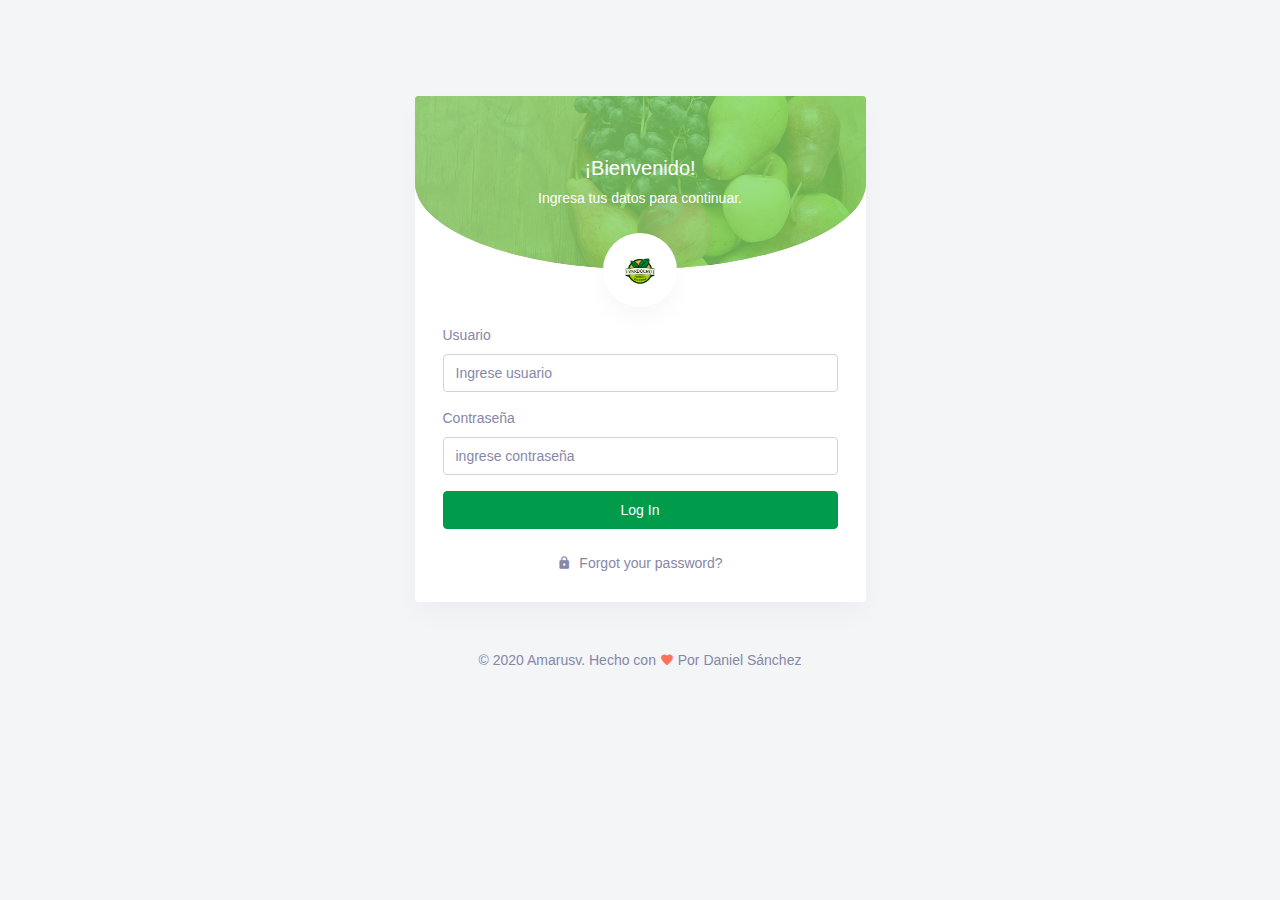
<file: admin/index.html>
<!doctype html>
<html lang="en">

<head>
    <meta charset="utf-8" />
    <title> Login | VERDOCHO</title>
    <meta name="viewport" content="width=device-width, initial-scale=1.0">
    <meta content="Dashboard y administración de Verdocho" name="description" />
    <meta content="Daniel Antonio Sánchez Romero" name="author" />
    <!-- App favicon -->
    <!-- <link rel="shortcut icon" href="assets/images/favicon.ico"> -->
    <link rel="icon" type="image/png" href="assets/images/favicon.png">

    <!-- Sweet Alert-->
    <link href="assets/libs/sweetalert2/sweetalert2.min.css" rel="stylesheet" type="text/css" />

    <!-- Bootstrap Css -->
    <link href="assets/css/bootstrap.min.css" id="bootstrap-style" rel="stylesheet" type="text/css" />
    <!-- Icons Css -->
    <link href="assets/css/icons.min.css" rel="stylesheet" type="text/css" />
    <!-- App Css-->
    <!-- <link href="assets/css/app.min.css" id="app-style" rel="stylesheet" type="text/css" /> -->
    <link rel="stylesheet" href="assets/css/app.css?v=0.0.1" type="text/css">
    <link rel="stylesheet" href="assets/css/app-2.css?v=0.0.1" type="text/css">
</head>

<body>

    <div class="account-pages my-5 pt-sm-5">
        <div class="container">
            <div class="row justify-content-center">
                <div class="col-md-8 col-lg-6 col-xl-5">
                    <div class="card overflow-hidden">
                        <div class="bg-login text-center">
                            <div class="bg-login-overlay"></div>
                            <div class="position-relative">
                                <h5 class="text-white font-size-20">¡Bienvenido!</h5>
                                <p class="text-white mb-0">Ingresa tus datos para continuar.</p>
                                <a href="index.html" class="logo logo-admin mt-4">
                                    <img src="assets/images/logo-sm-dark.png" alt="" height="30">
                                </a>
                            </div>
                        </div>
                        <div class="card-body pt-5">
                            <div class="p-2">
                                <form class="form-horizontal" method="POST" id="frm-login">

                                    <div class="form-group">
                                        <label for="username">Usuario</label>
                                        <input name="usuario" type="text" class="form-control" id="username" placeholder="Ingrese usuario">
                                    </div>

                                    <div class="form-group">
                                        <label for="userpassword">Contraseña</label>
                                        <input name="pass" type="password" class="form-control" id="userpassword" placeholder="ingrese contraseña">
                                    </div>

                                    <!-- <div class="custom-control custom-checkbox">
                                        <input type="checkbox" class="custom-control-input" id="customControlInline">
                                        <label class="custom-control-label" for="customControlInline">Remember me</label>
                                    </div> -->

                                    <div class="mt-3">
                                        <button class="btn btn-primary btn-block waves-effect waves-light" type="submit">Log In</button>
                                    </div>

                                    <div class="mt-4 text-center">
                                        <a href="pages-recoverpw.html" class="text-muted"><i class="mdi mdi-lock mr-1"></i> Forgot your password?</a>
                                    </div>
                                </form>
                            </div>

                        </div>
                    </div>
                    <div class="mt-5 text-center">
                        <!-- <p>Don't have an account ? <a href="pages-register.html" class="font-weight-medium text-primary"> Signup now </a> </p> -->
                        <p>© 2020 Amarusv. Hecho con <i class="mdi mdi-heart text-danger"></i> Por Daniel Sánchez</p>
                    </div>

                </div>
            </div>
        </div>
    </div>

    <!-- JAVASCRIPT -->
    <script src="assets/libs/jquery/jquery.min.js"></script>
    <script src="assets/libs/bootstrap/js/bootstrap.bundle.min.js"></script>
    <script src="assets/libs/metismenu/metisMenu.min.js"></script>
    <script src="assets/libs/simplebar/simplebar.min.js"></script>
    <script src="assets/libs/node-waves/waves.min.js"></script>
    <!-- Sweet Alerts js -->
    <script src="assets/libs/sweetalert2/sweetalert2.min.js"></script>

    <script src="assets/js/app.js"></script>
    <script>
        $(document).ready(function() {
            console.info("Pagina Cargada");
            $("#frm-login").on("submit", function() {
                console.info("Cargando login...");

                $.ajax({
                    url: 'php/sesion.php',
                    method: 'POST',
                    data: new FormData(this),
                    contentType: false,
                    cache: false,
                    processData: false,
                    beforeSend: function() {
                        console.log("Cargando datos de usuario...");
                    },
                    success: function(data) {
                        console.log(data);
                        var dat = JSON.parse(data);

                        if (dat.existe == 1) {

                            if (dat.nivel == "2") {
                                window.location.assign("dashboard-bodega.php");
                                console.log("Es bodega");
                            } else if (dat.nivel == "3") {
                                window.location.assign("dashboard-delivery.php");
                                console.log("Es delivery");
                            } else if (dat.nivel == "1") {
                                window.location.assign("create-order.php");
                                console.log("Es gestor");
                            } else {
                                window.location.assign("dashboard.php");
                            }

                        } else {
                            Swal.fire(
                                'Usuario o contraseña incorrecto',
                                'Intenta de nuevo...',
                                'error'
                            )
                        }
                    },
                    error: function() {

                    }
                })

                return false;
            });
        });
    </script>

</body>

</html>
</file>
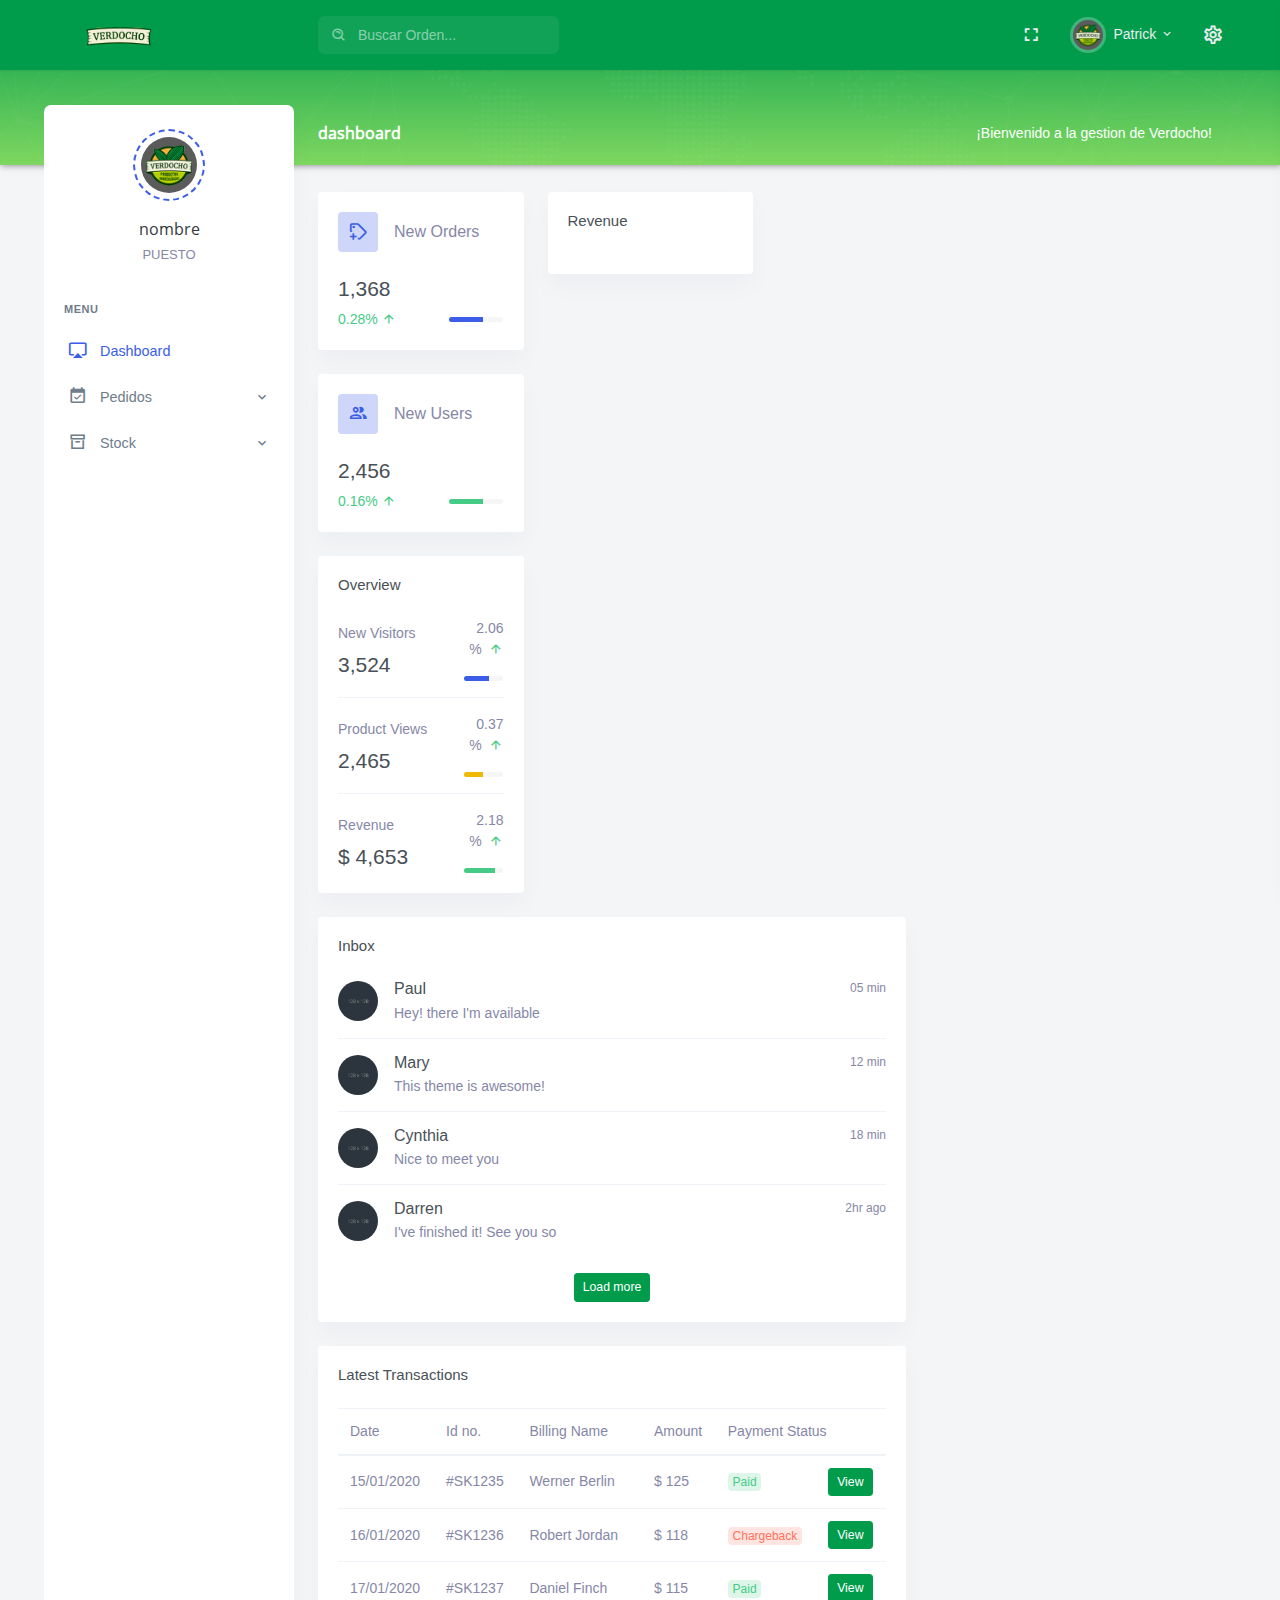
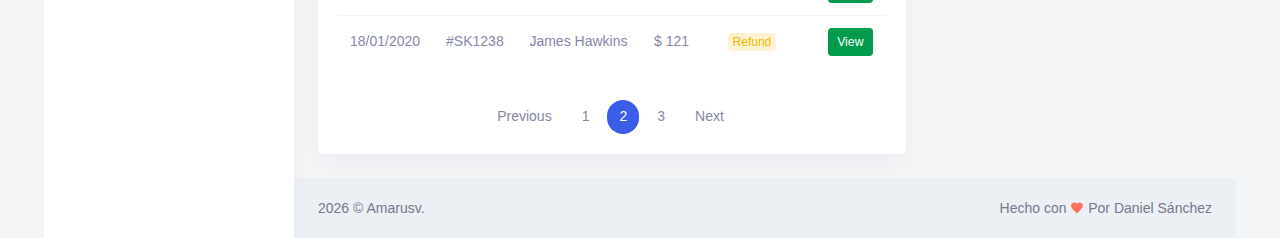
<file: admin/dashboard.html>
<!doctype html>
<html lang="en">

<head>
    <meta charset="utf-8" />
    <title>Dashboard | VERDOCHO</title>
    <meta name="viewport" content="width=device-width, initial-scale=1.0">
    <meta content="Dashboard y administración de Verdocho" name="description" />
    <meta content="Daniel Antonio Sánchez Romero" name="author" />
    <!-- App favicon -->
    <!-- <link rel="shortcut icon" href="assets/images/favicon.ico"> -->
    <link rel="icon" type="image/png" href="assets/images/favicon.png">

    <!-- jquery.vectormap css -->
    <link href="assets/libs/admin-resources/jquery.vectormap/jquery-jvectormap-1.2.2.css" rel="stylesheet" type="text/css" />

    <!-- Bootstrap Css -->
    <link href="assets/css/bootstrap.min.css" id="bootstrap-style" rel="stylesheet" type="text/css" />
    <!-- Icons Css -->
    <link href="assets/css/icons.min.css" rel="stylesheet" type="text/css" />
    <!-- App Css-->
    <link href="assets/css/app.min.css" id="app-style" rel="stylesheet" type="text/css" />
    <link rel="stylesheet" href="assets/css/app-2.css" type="text/css">

    <style>

    </style>

</head>

<body data-layout="detached" data-topbar="colored">

    <div class="container-fluid">
        <!-- Begin page -->
        <div id="layout-wrapper">

            <header id="page-topbar">
                <div class="navbar-header">
                    <div class="container-fluid">
                        <div class="float-right">

                            <div class="dropdown d-inline-block d-lg-none ml-2">
                                <button type="button" class="btn header-item noti-icon waves-effect" id="page-header-search-dropdown" data-toggle="dropdown" aria-haspopup="true" aria-expanded="false">
                                    <i class="mdi mdi-magnify"></i>
                                </button>
                                <div class="dropdown-menu dropdown-menu-lg dropdown-menu-right p-0" aria-labelledby="page-header-search-dropdown">

                                    <form class="p-3">
                                        <div class="form-group m-0">
                                            <div class="input-group">
                                                <input type="text" class="form-control" placeholder="Buscar Orden..." aria-label="Recipient's username">
                                                <div class="input-group-append">
                                                    <button class="btn btn-primary" type="submit"><i class="mdi mdi-magnify"></i></button>
                                                </div>
                                            </div>
                                        </div>
                                    </form>
                                </div>
                            </div>


                            <div class="dropdown d-none d-lg-inline-block ml-1">
                                <button type="button" class="btn header-item noti-icon waves-effect" data-toggle="fullscreen">
                                    <i class="mdi mdi-fullscreen"></i>
                                </button>
                            </div>



                            <div class="dropdown d-inline-block">
                                <button type="button" class="btn header-item waves-effect" id="page-header-user-dropdown" data-toggle="dropdown" aria-haspopup="true" aria-expanded="false">
                                    <img class="rounded-circle header-profile-user" src="assets/images/users/avatar-verdocho.jpg" alt="Header Avatar">
                                    <span class="d-none d-xl-inline-block ml-1">Patrick</span>
                                    <i class="mdi mdi-chevron-down d-none d-xl-inline-block"></i>
                                </button>
                                <div class="dropdown-menu dropdown-menu-right">
                                    <!-- item-->
                                    <a class="dropdown-item" href="#"><i class="bx bx-user font-size-16 align-middle mr-1"></i> Profile</a>
                                    <div class="dropdown-divider"></div>
                                    <a class="dropdown-item text-danger" href="#"><i class="bx bx-power-off font-size-16 align-middle mr-1 text-danger"></i> Logout</a>
                                </div>
                            </div>

                            <div class="dropdown d-inline-block">
                                <button type="button" class="btn header-item noti-icon right-bar-toggle waves-effect">
                                    <i class="mdi mdi-settings-outline"></i>
                                </button>
                            </div>

                        </div>
                        <div>
                            <!-- LOGO -->
                            <div class="navbar-brand-box">
                                <a href="index.html" class="logo logo-dark">
                                    <span class="logo-sm">
                                        <img src="assets/images/logo-sm.png" alt="" height="20">
                                    </span>
                                    <span class="logo-lg">
                                        <img src="assets/images/logo-dark.png" alt="" height="17">
                                    </span>
                                </a>

                                <a href="index.html" class="logo logo-light">
                                    <span class="logo-sm">
                                        <img src="assets/images/logo-sm.png" alt="" height="20">
                                    </span>
                                    <span class="logo-lg">
                                        <img src="assets/images/logo-light-2.png" alt="" height="19">
                                        <!-- <img src="assets/images/logo-sm.png" alt="" height="19"> -->
                                        <!-- <h1>VERDOCHO</h1> -->
                                    </span>
                                </a>
                            </div>

                            <button type="button" class="btn btn-sm px-3 font-size-16 header-item toggle-btn waves-effect" id="vertical-menu-btn">
                                <i class="fa fa-fw fa-bars"></i>
                            </button>

                            <!-- App Search-->
                            <form class="app-search d-none d-lg-inline-block">
                                <div class="position-relative">
                                    <input type="text" class="form-control" placeholder="Buscar Orden...">
                                    <span class="bx bx-search-alt"></span>
                                </div>
                            </form>


                        </div>

                    </div>
                </div>
            </header>
            <!-- ========== Left Sidebar Start ========== -->
            <div class="vertical-menu">

                <div class="h-100">

                    <div class="user-wid text-center py-4">
                        <div class="user-img">
                            <img src="assets/images/users/avatar-verdocho.jpg" alt="" class="avatar-md mx-auto rounded-circle">
                        </div>

                        <div class="mt-3">

                            <a href="#" class="text-dark font-weight-medium font-size-16 font-lemon">NOMBRE</a>
                            <p class="text-body mt-1 mb-0 font-size-13">PUESTO</p>

                        </div>
                    </div>

                    <!--- Sidemenu -->
                    <div id="sidebar-menu">
                        <!-- Left Menu Start -->
                        <ul class="metismenu list-unstyled" id="side-menu">
                            <li class="menu-title">Menu</li>

                            <li>
                                <a href="dashboard.html" class=" waves-effect active">
                                    <i class="mdi mdi-airplay"></i>
                                    <span>Dashboard</span>
                                </a>
                            </li>

                            <li>
                                <a href="javascript: void(0);" class="has-arrow waves-effect">
                                    <i class="mdi mdi-calendar-check"></i>
                                    <span>Pedidos</span>
                                </a>
                                <ul class="sub-menu" aria-expanded="false">
                                    <li><a href="create-cliente.php">Crear Cliente</a></li>
                                    <li><a href="#">Crear Orden</a></li>
                                    <li><a href="#">Lista de pedidos</a></li>
                                </ul>
                            </li>

                            <li>
                                <a href="javascript: void(0);" class="has-arrow waves-effect">
                                    <i class="mdi mdi-archive-outline"></i>
                                    <span>Stock</span>
                                </a>
                                <ul class="sub-menu" aria-expanded="false">
                                    <li><a href="#">Ver Stock</a></li>
                                    <li><a href="#">Añadir Producto</a></li>
                                    <li><a href="#">Gestionar Stock</a></li>
                                </ul>
                            </li>


                        </ul>
                    </div>
                    <!-- Sidebar -->
                </div>
            </div>
            <!-- Left Sidebar End -->

            <!-- ============================================================== -->
            <!-- Start right Content here -->
            <!-- ============================================================== -->
            <div class="main-content">

                <div class="page-content">

                    <!-- start page title -->
                    <div class="row">
                        <div class="col-12">
                            <div class="page-title-box d-flex align-items-center justify-content-between">
                                <h4 class="page-title mb-0 font-size-18 font-lemon">Dashboard</h4>

                                <div class="page-title-right">
                                    <ol class="breadcrumb m-0">
                                        <li class="breadcrumb-item active" style="color: white;">¡Bienvenido a la gestion de Verdocho!</li>
                                    </ol>
                                </div>

                            </div>
                        </div>
                    </div>
                    <!-- end page title -->

                    <div class="row">
                        <div class="col-xl-3">
                            <div class="card">
                                <div class="card-body">
                                    <div class="media">
                                        <div class="avatar-sm font-size-20 mr-3">
                                            <span class="avatar-title bg-soft-primary text-primary rounded">
                                                    <i class="mdi mdi-tag-plus-outline"></i>
                                                </span>
                                        </div>
                                        <div class="media-body">
                                            <div class="font-size-16 mt-2">New Orders</div>
                                        </div>
                                    </div>
                                    <h4 class="mt-4">1,368</h4>
                                    <div class="row">
                                        <div class="col-7">
                                            <p class="mb-0"><span class="text-success mr-2"> 0.28% <i class="mdi mdi-arrow-up"></i> </span></p>
                                        </div>
                                        <div class="col-5 align-self-center">
                                            <div class="progress progress-sm">
                                                <div class="progress-bar bg-primary" role="progressbar" style="width: 62%" aria-valuenow="62" aria-valuemin="0" aria-valuemax="100"></div>
                                            </div>
                                        </div>
                                    </div>
                                </div>
                            </div>
                            <div class="card">
                                <div class="card-body">
                                    <div class="media">
                                        <div class="avatar-sm font-size-20 mr-3">
                                            <span class="avatar-title bg-soft-primary text-primary rounded">
                                                    <i class="mdi mdi-account-multiple-outline"></i>
                                                </span>
                                        </div>
                                        <div class="media-body">
                                            <div class="font-size-16 mt-2">New Users</div>

                                        </div>
                                    </div>
                                    <h4 class="mt-4">2,456</h4>
                                    <div class="row">
                                        <div class="col-7">
                                            <p class="mb-0"><span class="text-success mr-2"> 0.16% <i class="mdi mdi-arrow-up"></i> </span></p>
                                        </div>
                                        <div class="col-5 align-self-center">
                                            <div class="progress progress-sm">
                                                <div class="progress-bar bg-success" role="progressbar" style="width: 62%" aria-valuenow="62" aria-valuemin="0" aria-valuemax="100"></div>
                                            </div>
                                        </div>
                                    </div>
                                </div>
                            </div>
                        </div>



                        <div class="col-xl-3">
                            <div class="card">
                                <div class="card-body">
                                    <h4 class="card-title mb-4">Revenue</h4>

                                    <!-- <div id="column-chart" class="apex-charts"></div> -->
                                </div>
                            </div>
                        </div>
                    </div>
                    <!-- end row -->


                    <!-- end row -->

                    <div class="row">
                        <div class="col-xl-3">
                            <div class="card">
                                <div class="card-body">
                                    <h4 class="card-title mb-4">Overview</h4>

                                    <div>
                                        <div class="pb-3 border-bottom">
                                            <div class="row align-items-center">
                                                <div class="col-8">
                                                    <p class="mb-2">New Visitors</p>
                                                    <h4 class="mb-0">3,524</h4>
                                                </div>
                                                <div class="col-4">
                                                    <div class="text-right">
                                                        <div>
                                                            2.06 % <i class="mdi mdi-arrow-up text-success ml-1"></i>
                                                        </div>
                                                        <div class="progress progress-sm mt-3">
                                                            <div class="progress-bar" role="progressbar" style="width: 62%" aria-valuenow="62" aria-valuemin="0" aria-valuemax="100"></div>
                                                        </div>
                                                    </div>
                                                </div>
                                            </div>
                                        </div>
                                        <div class="py-3 border-bottom">
                                            <div class="row align-items-center">
                                                <div class="col-8">
                                                    <p class="mb-2">Product Views</p>
                                                    <h4 class="mb-0">2,465</h4>
                                                </div>
                                                <div class="col-4">
                                                    <div class="text-right">
                                                        <div>
                                                            0.37 % <i class="mdi mdi-arrow-up text-success ml-1"></i>
                                                        </div>
                                                        <div class="progress progress-sm mt-3">
                                                            <div class="progress-bar bg-warning" role="progressbar" style="width: 48%" aria-valuenow="48" aria-valuemin="0" aria-valuemax="100"></div>
                                                        </div>
                                                    </div>
                                                </div>
                                            </div>
                                        </div>
                                        <div class="pt-3">
                                            <div class="row align-items-center">
                                                <div class="col-8">
                                                    <p class="mb-2">Revenue</p>
                                                    <h4 class="mb-0">$ 4,653</h4>
                                                </div>
                                                <div class="col-4">
                                                    <div class="text-right">
                                                        <div>
                                                            2.18 % <i class="mdi mdi-arrow-up text-success ml-1"></i>
                                                        </div>
                                                        <div class="progress progress-sm mt-3">
                                                            <div class="progress-bar bg-success" role="progressbar" style="width: 78%" aria-valuenow="78" aria-valuemin="0" aria-valuemax="100"></div>
                                                        </div>
                                                    </div>
                                                </div>
                                            </div>
                                        </div>
                                    </div>
                                </div>
                            </div>
                        </div>

                    </div>
                    <!-- end row -->

                    <div class="row">
                        <div class="col-md-6 col-lg-8">
                            <div class="card">
                                <div class="card-body">
                                    <h4 class="card-title mb-4">Inbox</h4>

                                    <ul class="inbox-wid list-unstyled">
                                        <li class="inbox-list-item">
                                            <a href="#">
                                                <div class="media">
                                                    <div class="mr-3 align-self-center">
                                                        <img src="assets/images/users/avatar-3.jpg" alt="" class="avatar-sm rounded-circle">
                                                    </div>
                                                    <div class="media-body overflow-hidden">
                                                        <h5 class="font-size-16 mb-1">Paul</h5>
                                                        <p class="text-truncate mb-0">Hey! there I'm available</p>
                                                    </div>
                                                    <div class="font-size-12 ml-2">
                                                        05 min
                                                    </div>
                                                </div>
                                            </a>
                                        </li>
                                        <li class="inbox-list-item">
                                            <a href="#">
                                                <div class="media">
                                                    <div class="mr-3 align-self-center">
                                                        <img src="assets/images/users/avatar-4.jpg" alt="" class="avatar-sm rounded-circle">
                                                    </div>
                                                    <div class="media-body overflow-hidden">
                                                        <h5 class="font-size-16 mb-1">Mary</h5>
                                                        <p class="text-truncate mb-0">This theme is awesome!</p>
                                                    </div>
                                                    <div class="font-size-12 ml-2">
                                                        12 min
                                                    </div>
                                                </div>
                                            </a>
                                        </li>
                                        <li class="inbox-list-item">
                                            <a href="#">
                                                <div class="media">
                                                    <div class="mr-3 align-self-center">
                                                        <img src="assets/images/users/avatar-5.jpg" alt="" class="avatar-sm rounded-circle">
                                                    </div>
                                                    <div class="media-body overflow-hidden">
                                                        <h5 class="font-size-16 mb-1">Cynthia</h5>
                                                        <p class="text-truncate mb-0">Nice to meet you</p>
                                                    </div>
                                                    <div class="font-size-12 ml-2">
                                                        18 min
                                                    </div>
                                                </div>
                                            </a>
                                        </li>
                                        <li class="inbox-list-item">
                                            <a href="#">
                                                <div class="media">
                                                    <div class="mr-3 align-self-center">
                                                        <img src="assets/images/users/avatar-6.jpg" alt="" class="avatar-sm rounded-circle">
                                                    </div>
                                                    <div class="media-body overflow-hidden">
                                                        <h5 class="font-size-16 mb-1">Darren</h5>
                                                        <p class="text-truncate mb-0">I've finished it! See you so</p>
                                                    </div>
                                                    <div class="font-size-12 ml-2">
                                                        2hr ago
                                                    </div>
                                                </div>
                                            </a>
                                        </li>
                                    </ul>

                                    <div class="text-center">
                                        <a href="#" class="btn btn-primary btn-sm">Load more</a>
                                    </div>
                                </div>
                            </div>
                        </div>

                        <div class="col-lg-8">
                            <div class="card">
                                <div class="card-body">
                                    <h4 class="card-title mb-4">Latest Transactions</h4>

                                    <div class="table-responsive">
                                        <table class="table table-centered">
                                            <thead>
                                                <tr>
                                                    <th scope="col">Date</th>
                                                    <th scope="col">Id no.</th>
                                                    <th scope="col">Billing Name</th>
                                                    <th scope="col">Amount</th>
                                                    <th scope="col" colspan="2">Payment Status</th>
                                                </tr>
                                            </thead>
                                            <tbody>
                                                <tr>
                                                    <td>15/01/2020</td>
                                                    <td>
                                                        <a href="#" class="text-body font-weight-medium">#SK1235</a>
                                                    </td>
                                                    <td>Werner Berlin</td>
                                                    <td>$ 125</td>
                                                    <td><span class="badge badge-soft-success font-size-12">Paid</span></td>
                                                    <td><a href="#" class="btn btn-primary btn-sm">View</a></td>
                                                </tr>
                                                <tr>
                                                    <td>16/01/2020</td>
                                                    <td>
                                                        <a href="#" class="text-body font-weight-medium">#SK1236</a>
                                                    </td>
                                                    <td>Robert Jordan</td>
                                                    <td>$ 118</td>
                                                    <td><span class="badge badge-soft-danger font-size-12">Chargeback</span></td>
                                                    <td><a href="#" class="btn btn-primary btn-sm">View</a></td>
                                                </tr>
                                                <tr>
                                                    <td>17/01/2020</td>
                                                    <td>
                                                        <a href="#" class="text-body font-weight-medium">#SK1237</a>
                                                    </td>
                                                    <td>Daniel Finch</td>
                                                    <td>$ 115</td>
                                                    <td><span class="badge badge-soft-success font-size-12">Paid</span></td>
                                                    <td><a href="#" class="btn btn-primary btn-sm">View</a></td>
                                                </tr>
                                                <tr>
                                                    <td>18/01/2020</td>
                                                    <td>
                                                        <a href="#" class="text-body font-weight-medium">#SK1238</a>
                                                    </td>
                                                    <td>James Hawkins</td>
                                                    <td>$ 121</td>
                                                    <td><span class="badge badge-soft-warning font-size-12">Refund</span></td>
                                                    <td><a href="#" class="btn btn-primary btn-sm">View</a></td>
                                                </tr>
                                            </tbody>
                                        </table>
                                    </div>

                                    <div class="mt-3">
                                        <ul class="pagination pagination-rounded justify-content-center mb-0">
                                            <li class="page-item">
                                                <a class="page-link" href="#">Previous</a>
                                            </li>
                                            <li class="page-item"><a class="page-link" href="#">1</a></li>
                                            <li class="page-item active"><a class="page-link" href="#">2</a></li>
                                            <li class="page-item"><a class="page-link" href="#">3</a></li>
                                            <li class="page-item"><a class="page-link" href="#">Next</a></li>
                                        </ul>
                                    </div>
                                </div>
                            </div>
                        </div>
                    </div>
                    <!-- end row -->
                </div>
                <!-- End Page-content -->

                <footer class="footer">
                    <div class="container-fluid">
                        <div class="row">
                            <div class="col-sm-6">
                                <script>
                                    document.write(new Date().getFullYear())
                                </script> © Amarusv.
                            </div>
                            <div class="col-sm-6">
                                <div class="text-sm-right d-none d-sm-block">
                                    Hecho con <i class="mdi mdi-heart text-danger"></i> Por Daniel Sánchez
                                </div>
                            </div>
                        </div>
                    </div>
                </footer>
            </div>
            <!-- end main content-->

        </div>
        <!-- END layout-wrapper -->

    </div>
    <!-- end container-fluid -->

    <!-- Right Sidebar -->
    <div class="right-bar">
        <div data-simplebar class="h-100">
            <div class="rightbar-title px-3 py-4">
                <a href="javascript:void(0);" class="right-bar-toggle float-right">
                    <i class="mdi mdi-close noti-icon"></i>
                </a>
                <h5 class="m-0">Configuración</h5>
            </div>

            <!-- Settings -->
            <hr class="mt-0" />
            <h6 class="text-center mb-0">Choose Layouts</h6>

            <div class="p-4">
                <div class="mb-2">
                    <img src="assets/images/layouts/layout-1.jpg" class="img-fluid img-thumbnail" alt="">
                </div>
                <div class="custom-control custom-switch mb-3">
                    <input type="checkbox" class="custom-control-input theme-choice" id="light-mode-switch" checked />
                    <label class="custom-control-label" for="light-mode-switch">Light Mode</label>
                </div>

                <div class="mb-2">
                    <img src="assets/images/layouts/layout-2.jpg" class="img-fluid img-thumbnail" alt="">
                </div>
                <div class="custom-control custom-switch mb-3">
                    <input type="checkbox" class="custom-control-input theme-choice" id="dark-mode-switch" data-bsStyle="assets/css/bootstrap-dark.min.css" data-appStyle="assets/css/app-dark.min.css" />
                    <label class="custom-control-label" for="dark-mode-switch">Dark Mode</label>
                </div>



            </div>

        </div>
        <!-- end slimscroll-menu-->
    </div>
    <!-- /Right-bar -->

    <!-- Right bar overlay-->
    <div class="rightbar-overlay"></div>

    <!-- JAVASCRIPT -->
    <script src="assets/libs/jquery/jquery.min.js"></script>
    <script src="assets/libs/bootstrap/js/bootstrap.bundle.min.js"></script>
    <script src="assets/libs/metismenu/metisMenu.min.js"></script>
    <script src="assets/libs/simplebar/simplebar.min.js"></script>
    <script src="assets/libs/node-waves/waves.min.js"></script>

    <!-- apexcharts -->
    <!-- <script src="assets/libs/apexcharts/apexcharts.min.js"></script> -->

    <!-- jquery.vectormap map -->
    <script src="assets/libs/admin-resources/jquery.vectormap/jquery-jvectormap-1.2.2.min.js"></script>
    <script src="assets/libs/admin-resources/jquery.vectormap/maps/jquery-jvectormap-us-merc-en.js"></script>

    <!-- <script src="assets/js/pages/dashboard.init.js"></script> -->

    <script src="assets/js/app.js"></script>

</body>

</html>
</file>
<file: admin/assets/css/app-2.css>
:root {
    --verde-suave-v: #7ed760;
    --verde-oscuro-v: #009c4c;
    --amarillo-v: #ffd646;
    --gris-v: #5b5b5b;
}

@font-face {
    src: url('../fonts/OpenSans-Regular.ttf');
    font-family: Lemon;
}

.btn-primary {
    background: var(--verde-oscuro-v);
    border-color: var(--verde-oscuro-v);
}

body[data-topbar=colored] #page-topbar {
    background: var(--verde-oscuro-v);
}

body[data-layout="detached"] #layout-wrapper::before {
    content: "";
    position: absolute;
    top: 0px;
    left: 0;
    right: 0;
    width: 100%;
    height: 165px;
    /* background: -webkit-gradient(linear, left top, right top, from(#273c92), to(#293e92)); */
    /* background: linear-gradient(to right, #273c92, #293e92); */
    background: -webkit-gradient(linear, left top, right top, from(var(--verde-oscuro-v)), to(var(--verde-suave-v)));
    background: linear-gradient( var(--verde-oscuro-v), var(--verde-suave-v));
    -webkit-box-shadow: 1px 0 7px 0 rgba(0, 0, 0, 0.5);
    box-shadow: 1px 0 7px 0 rgba(0, 0, 0, 0.5);
}

body[data-layout="detached"] #layout-wrapper::after {
    background: url("../images/bg-effect.png") center;
    content: "";
    position: absolute;
    top: 0px;
    left: 0;
    right: 0;
    width: 100%;
    height: 180px;
    background-size: cover;
    opacity: 0.03;
}

.font-lemon {
    font-family: Lemon !important;
    text-transform: lowercase !important;
}
</file>
<file: admin/assets/css/icons.min.css>
@font-face{font-family:"Material Design Icons";src:url(../fonts/materialdesignicons-webfont.eot?v=4.7.95);src:url(../fonts/materialdesignicons-webfont.eot?#iefix&v=4.7.95) format("embedded-opentype"),url(../fonts/materialdesignicons-webfont.woff2?v=4.7.95) format("woff2"),url(../fonts/materialdesignicons-webfont.woff?v=4.7.95) format("woff"),url(../fonts/materialdesignicons-webfont.ttf?v=4.7.95) format("truetype");font-weight:400;font-style:normal}.mdi-set,.mdi:before{display:inline-block;font:normal normal normal 24px/1 "Material Design Icons";font-size:inherit;text-rendering:auto;line-height:inherit;-webkit-font-smoothing:antialiased;-moz-osx-font-smoothing:grayscale}.mdi-ab-testing::before{content:"\F001C"}.mdi-access-point::before{content:"\F002"}.mdi-access-point-network::before{content:"\F003"}.mdi-access-point-network-off::before{content:"\FBBD"}.mdi-account::before{content:"\F004"}.mdi-account-alert::before{content:"\F005"}.mdi-account-alert-outline::before{content:"\FB2C"}.mdi-account-arrow-left::before{content:"\FB2D"}.mdi-account-arrow-left-outline::before{content:"\FB2E"}.mdi-account-arrow-right::before{content:"\FB2F"}.mdi-account-arrow-right-outline::before{content:"\FB30"}.mdi-account-badge::before{content:"\FD83"}.mdi-account-badge-alert::before{content:"\FD84"}.mdi-account-badge-alert-outline::before{content:"\FD85"}.mdi-account-badge-horizontal::before{content:"\FDF0"}.mdi-account-badge-horizontal-outline::before{content:"\FDF1"}.mdi-account-badge-outline::before{content:"\FD86"}.mdi-account-box::before{content:"\F006"}.mdi-account-box-multiple::before{content:"\F933"}.mdi-account-box-multiple-outline::before{content:"\F002C"}.mdi-account-box-outline::before{content:"\F007"}.mdi-account-card-details::before{content:"\F5D2"}.mdi-account-card-details-outline::before{content:"\FD87"}.mdi-account-cash::before{content:"\F00C2"}.mdi-account-cash-outline::before{content:"\F00C3"}.mdi-account-check::before{content:"\F008"}.mdi-account-check-outline::before{content:"\FBBE"}.mdi-account-child::before{content:"\FA88"}.mdi-account-child-circle::before{content:"\FA89"}.mdi-account-child-outline::before{content:"\F00F3"}.mdi-account-circle::before{content:"\F009"}.mdi-account-circle-outline::before{content:"\FB31"}.mdi-account-clock::before{content:"\FB32"}.mdi-account-clock-outline::before{content:"\FB33"}.mdi-account-convert::before{content:"\F00A"}.mdi-account-details::before{content:"\F631"}.mdi-account-edit::before{content:"\F6BB"}.mdi-account-edit-outline::before{content:"\F001D"}.mdi-account-group::before{content:"\F848"}.mdi-account-group-outline::before{content:"\FB34"}.mdi-account-heart::before{content:"\F898"}.mdi-account-heart-outline::before{content:"\FBBF"}.mdi-account-key::before{content:"\F00B"}.mdi-account-key-outline::before{content:"\FBC0"}.mdi-account-lock::before{content:"\F0189"}.mdi-account-lock-outline::before{content:"\F018A"}.mdi-account-minus::before{content:"\F00D"}.mdi-account-minus-outline::before{content:"\FAEB"}.mdi-account-multiple::before{content:"\F00E"}.mdi-account-multiple-check::before{content:"\F8C4"}.mdi-account-multiple-check-outline::before{content:"\F0229"}.mdi-account-multiple-minus::before{content:"\F5D3"}.mdi-account-multiple-minus-outline::before{content:"\FBC1"}.mdi-account-multiple-outline::before{content:"\F00F"}.mdi-account-multiple-plus::before{content:"\F010"}.mdi-account-multiple-plus-outline::before{content:"\F7FF"}.mdi-account-multiple-remove::before{content:"\F0235"}.mdi-account-multiple-remove-outline::before{content:"\F0236"}.mdi-account-network::before{content:"\F011"}.mdi-account-network-outline::before{content:"\FBC2"}.mdi-account-off::before{content:"\F012"}.mdi-account-off-outline::before{content:"\FBC3"}.mdi-account-outline::before{content:"\F013"}.mdi-account-plus::before{content:"\F014"}.mdi-account-plus-outline::before{content:"\F800"}.mdi-account-question::before{content:"\FB35"}.mdi-account-question-outline::before{content:"\FB36"}.mdi-account-remove::before{content:"\F015"}.mdi-account-remove-outline::before{content:"\FAEC"}.mdi-account-search::before{content:"\F016"}.mdi-account-search-outline::before{content:"\F934"}.mdi-account-settings::before{content:"\F630"}.mdi-account-settings-outline::before{content:"\F00F4"}.mdi-account-star::before{content:"\F017"}.mdi-account-star-outline::before{content:"\FBC4"}.mdi-account-supervisor::before{content:"\FA8A"}.mdi-account-supervisor-circle::before{content:"\FA8B"}.mdi-account-supervisor-outline::before{content:"\F0158"}.mdi-account-switch::before{content:"\F019"}.mdi-account-tie::before{content:"\FCBF"}.mdi-account-tie-outline::before{content:"\F00F5"}.mdi-accusoft::before{content:"\F849"}.mdi-adchoices::before{content:"\FD1E"}.mdi-adjust::before{content:"\F01A"}.mdi-adobe::before{content:"\F935"}.mdi-adobe-acrobat::before{content:"\FFBD"}.mdi-air-conditioner::before{content:"\F01B"}.mdi-air-filter::before{content:"\FD1F"}.mdi-air-horn::before{content:"\FD88"}.mdi-air-humidifier::before{content:"\F00C4"}.mdi-air-purifier::before{content:"\FD20"}.mdi-airbag::before{content:"\FBC5"}.mdi-airballoon::before{content:"\F01C"}.mdi-airballoon-outline::before{content:"\F002D"}.mdi-airplane::before{content:"\F01D"}.mdi-airplane-landing::before{content:"\F5D4"}.mdi-airplane-off::before{content:"\F01E"}.mdi-airplane-takeoff::before{content:"\F5D5"}.mdi-airplay::before{content:"\F01F"}.mdi-airport::before{content:"\F84A"}.mdi-alarm::before{content:"\F020"}.mdi-alarm-bell::before{content:"\F78D"}.mdi-alarm-check::before{content:"\F021"}.mdi-alarm-light::before{content:"\F78E"}.mdi-alarm-light-outline::before{content:"\FBC6"}.mdi-alarm-multiple::before{content:"\F022"}.mdi-alarm-note::before{content:"\FE8E"}.mdi-alarm-note-off::before{content:"\FE8F"}.mdi-alarm-off::before{content:"\F023"}.mdi-alarm-plus::before{content:"\F024"}.mdi-alarm-snooze::before{content:"\F68D"}.mdi-album::before{content:"\F025"}.mdi-alert::before{content:"\F026"}.mdi-alert-box::before{content:"\F027"}.mdi-alert-box-outline::before{content:"\FCC0"}.mdi-alert-circle::before{content:"\F028"}.mdi-alert-circle-check::before{content:"\F0218"}.mdi-alert-circle-check-outline::before{content:"\F0219"}.mdi-alert-circle-outline::before{content:"\F5D6"}.mdi-alert-decagram::before{content:"\F6BC"}.mdi-alert-decagram-outline::before{content:"\FCC1"}.mdi-alert-octagon::before{content:"\F029"}.mdi-alert-octagon-outline::before{content:"\FCC2"}.mdi-alert-octagram::before{content:"\F766"}.mdi-alert-octagram-outline::before{content:"\FCC3"}.mdi-alert-outline::before{content:"\F02A"}.mdi-alert-rhombus::before{content:"\F01F9"}.mdi-alert-rhombus-outline::before{content:"\F01FA"}.mdi-alien::before{content:"\F899"}.mdi-alien-outline::before{content:"\F00F6"}.mdi-align-horizontal-center::before{content:"\F01EE"}.mdi-align-horizontal-left::before{content:"\F01ED"}.mdi-align-horizontal-right::before{content:"\F01EF"}.mdi-align-vertical-bottom::before{content:"\F01F0"}.mdi-align-vertical-center::before{content:"\F01F1"}.mdi-align-vertical-top::before{content:"\F01F2"}.mdi-all-inclusive::before{content:"\F6BD"}.mdi-allergy::before{content:"\F0283"}.mdi-alpha::before{content:"\F02B"}.mdi-alpha-a::before{content:"\41"}.mdi-alpha-a-box::before{content:"\FAED"}.mdi-alpha-a-box-outline::before{content:"\FBC7"}.mdi-alpha-a-circle::before{content:"\FBC8"}.mdi-alpha-a-circle-outline::before{content:"\FBC9"}.mdi-alpha-b::before{content:"\42"}.mdi-alpha-b-box::before{content:"\FAEE"}.mdi-alpha-b-box-outline::before{content:"\FBCA"}.mdi-alpha-b-circle::before{content:"\FBCB"}.mdi-alpha-b-circle-outline::before{content:"\FBCC"}.mdi-alpha-c::before{content:"\43"}.mdi-alpha-c-box::before{content:"\FAEF"}.mdi-alpha-c-box-outline::before{content:"\FBCD"}.mdi-alpha-c-circle::before{content:"\FBCE"}.mdi-alpha-c-circle-outline::before{content:"\FBCF"}.mdi-alpha-d::before{content:"\44"}.mdi-alpha-d-box::before{content:"\FAF0"}.mdi-alpha-d-box-outline::before{content:"\FBD0"}.mdi-alpha-d-circle::before{content:"\FBD1"}.mdi-alpha-d-circle-outline::before{content:"\FBD2"}.mdi-alpha-e::before{content:"\45"}.mdi-alpha-e-box::before{content:"\FAF1"}.mdi-alpha-e-box-outline::before{content:"\FBD3"}.mdi-alpha-e-circle::before{content:"\FBD4"}.mdi-alpha-e-circle-outline::before{content:"\FBD5"}.mdi-alpha-f::before{content:"\46"}.mdi-alpha-f-box::before{content:"\FAF2"}.mdi-alpha-f-box-outline::before{content:"\FBD6"}.mdi-alpha-f-circle::before{content:"\FBD7"}.mdi-alpha-f-circle-outline::before{content:"\FBD8"}.mdi-alpha-g::before{content:"\47"}.mdi-alpha-g-box::before{content:"\FAF3"}.mdi-alpha-g-box-outline::before{content:"\FBD9"}.mdi-alpha-g-circle::before{content:"\FBDA"}.mdi-alpha-g-circle-outline::before{content:"\FBDB"}.mdi-alpha-h::before{content:"\48"}.mdi-alpha-h-box::before{content:"\FAF4"}.mdi-alpha-h-box-outline::before{content:"\FBDC"}.mdi-alpha-h-circle::before{content:"\FBDD"}.mdi-alpha-h-circle-outline::before{content:"\FBDE"}.mdi-alpha-i::before{content:"\49"}.mdi-alpha-i-box::before{content:"\FAF5"}.mdi-alpha-i-box-outline::before{content:"\FBDF"}.mdi-alpha-i-circle::before{content:"\FBE0"}.mdi-alpha-i-circle-outline::before{content:"\FBE1"}.mdi-alpha-j::before{content:"\4A"}.mdi-alpha-j-box::before{content:"\FAF6"}.mdi-alpha-j-box-outline::before{content:"\FBE2"}.mdi-alpha-j-circle::before{content:"\FBE3"}.mdi-alpha-j-circle-outline::before{content:"\FBE4"}.mdi-alpha-k::before{content:"\4B"}.mdi-alpha-k-box::before{content:"\FAF7"}.mdi-alpha-k-box-outline::before{content:"\FBE5"}.mdi-alpha-k-circle::before{content:"\FBE6"}.mdi-alpha-k-circle-outline::before{content:"\FBE7"}.mdi-alpha-l::before{content:"\4C"}.mdi-alpha-l-box::before{content:"\FAF8"}.mdi-alpha-l-box-outline::before{content:"\FBE8"}.mdi-alpha-l-circle::before{content:"\FBE9"}.mdi-alpha-l-circle-outline::before{content:"\FBEA"}.mdi-alpha-m::before{content:"\4D"}.mdi-alpha-m-box::before{content:"\FAF9"}.mdi-alpha-m-box-outline::before{content:"\FBEB"}.mdi-alpha-m-circle::before{content:"\FBEC"}.mdi-alpha-m-circle-outline::before{content:"\FBED"}.mdi-alpha-n::before{content:"\4E"}.mdi-alpha-n-box::before{content:"\FAFA"}.mdi-alpha-n-box-outline::before{content:"\FBEE"}.mdi-alpha-n-circle::before{content:"\FBEF"}.mdi-alpha-n-circle-outline::before{content:"\FBF0"}.mdi-alpha-o::before{content:"\4F"}.mdi-alpha-o-box::before{content:"\FAFB"}.mdi-alpha-o-box-outline::before{content:"\FBF1"}.mdi-alpha-o-circle::before{content:"\FBF2"}.mdi-alpha-o-circle-outline::before{content:"\FBF3"}.mdi-alpha-p::before{content:"\50"}.mdi-alpha-p-box::before{content:"\FAFC"}.mdi-alpha-p-box-outline::before{content:"\FBF4"}.mdi-alpha-p-circle::before{content:"\FBF5"}.mdi-alpha-p-circle-outline::before{content:"\FBF6"}.mdi-alpha-q::before{content:"\51"}.mdi-alpha-q-box::before{content:"\FAFD"}.mdi-alpha-q-box-outline::before{content:"\FBF7"}.mdi-alpha-q-circle::before{content:"\FBF8"}.mdi-alpha-q-circle-outline::before{content:"\FBF9"}.mdi-alpha-r::before{content:"\52"}.mdi-alpha-r-box::before{content:"\FAFE"}.mdi-alpha-r-box-outline::before{content:"\FBFA"}.mdi-alpha-r-circle::before{content:"\FBFB"}.mdi-alpha-r-circle-outline::before{content:"\FBFC"}.mdi-alpha-s::before{content:"\53"}.mdi-alpha-s-box::before{content:"\FAFF"}.mdi-alpha-s-box-outline::before{content:"\FBFD"}.mdi-alpha-s-circle::before{content:"\FBFE"}.mdi-alpha-s-circle-outline::before{content:"\FBFF"}.mdi-alpha-t::before{content:"\54"}.mdi-alpha-t-box::before{content:"\FB00"}.mdi-alpha-t-box-outline::before{content:"\FC00"}.mdi-alpha-t-circle::before{content:"\FC01"}.mdi-alpha-t-circle-outline::before{content:"\FC02"}.mdi-alpha-u::before{content:"\55"}.mdi-alpha-u-box::before{content:"\FB01"}.mdi-alpha-u-box-outline::before{content:"\FC03"}.mdi-alpha-u-circle::before{content:"\FC04"}.mdi-alpha-u-circle-outline::before{content:"\FC05"}.mdi-alpha-v::before{content:"\56"}.mdi-alpha-v-box::before{content:"\FB02"}.mdi-alpha-v-box-outline::before{content:"\FC06"}.mdi-alpha-v-circle::before{content:"\FC07"}.mdi-alpha-v-circle-outline::before{content:"\FC08"}.mdi-alpha-w::before{content:"\57"}.mdi-alpha-w-box::before{content:"\FB03"}.mdi-alpha-w-box-outline::before{content:"\FC09"}.mdi-alpha-w-circle::before{content:"\FC0A"}.mdi-alpha-w-circle-outline::before{content:"\FC0B"}.mdi-alpha-x::before{content:"\58"}.mdi-alpha-x-box::before{content:"\FB04"}.mdi-alpha-x-box-outline::before{content:"\FC0C"}.mdi-alpha-x-circle::before{content:"\FC0D"}.mdi-alpha-x-circle-outline::before{content:"\FC0E"}.mdi-alpha-y::before{content:"\59"}.mdi-alpha-y-box::before{content:"\FB05"}.mdi-alpha-y-box-outline::before{content:"\FC0F"}.mdi-alpha-y-circle::before{content:"\FC10"}.mdi-alpha-y-circle-outline::before{content:"\FC11"}.mdi-alpha-z::before{content:"\5A"}.mdi-alpha-z-box::before{content:"\FB06"}.mdi-alpha-z-box-outline::before{content:"\FC12"}.mdi-alpha-z-circle::before{content:"\FC13"}.mdi-alpha-z-circle-outline::before{content:"\FC14"}.mdi-alphabetical::before{content:"\F02C"}.mdi-alphabetical-off::before{content:"\F002E"}.mdi-alphabetical-variant::before{content:"\F002F"}.mdi-alphabetical-variant-off::before{content:"\F0030"}.mdi-altimeter::before{content:"\F5D7"}.mdi-amazon::before{content:"\F02D"}.mdi-amazon-alexa::before{content:"\F8C5"}.mdi-amazon-drive::before{content:"\F02E"}.mdi-ambulance::before{content:"\F02F"}.mdi-ammunition::before{content:"\FCC4"}.mdi-ampersand::before{content:"\FA8C"}.mdi-amplifier::before{content:"\F030"}.mdi-amplifier-off::before{content:"\F01E0"}.mdi-anchor::before{content:"\F031"}.mdi-android::before{content:"\F032"}.mdi-android-auto::before{content:"\FA8D"}.mdi-android-debug-bridge::before{content:"\F033"}.mdi-android-head::before{content:"\F78F"}.mdi-android-messages::before{content:"\FD21"}.mdi-android-studio::before{content:"\F034"}.mdi-angle-acute::before{content:"\F936"}.mdi-angle-obtuse::before{content:"\F937"}.mdi-angle-right::before{content:"\F938"}.mdi-angular::before{content:"\F6B1"}.mdi-angularjs::before{content:"\F6BE"}.mdi-animation::before{content:"\F5D8"}.mdi-animation-outline::before{content:"\FA8E"}.mdi-animation-play::before{content:"\F939"}.mdi-animation-play-outline::before{content:"\FA8F"}.mdi-ansible::before{content:"\F00C5"}.mdi-antenna::before{content:"\F0144"}.mdi-anvil::before{content:"\F89A"}.mdi-apache-kafka::before{content:"\F0031"}.mdi-api::before{content:"\F00C6"}.mdi-api-off::before{content:"\F0282"}.mdi-apple::before{content:"\F035"}.mdi-apple-finder::before{content:"\F036"}.mdi-apple-icloud::before{content:"\F038"}.mdi-apple-ios::before{content:"\F037"}.mdi-apple-keyboard-caps::before{content:"\F632"}.mdi-apple-keyboard-command::before{content:"\F633"}.mdi-apple-keyboard-control::before{content:"\F634"}.mdi-apple-keyboard-option::before{content:"\F635"}.mdi-apple-keyboard-shift::before{content:"\F636"}.mdi-apple-safari::before{content:"\F039"}.mdi-application::before{content:"\F614"}.mdi-application-export::before{content:"\FD89"}.mdi-application-import::before{content:"\FD8A"}.mdi-approximately-equal::before{content:"\FFBE"}.mdi-approximately-equal-box::before{content:"\FFBF"}.mdi-apps::before{content:"\F03B"}.mdi-apps-box::before{content:"\FD22"}.mdi-arch::before{content:"\F8C6"}.mdi-archive::before{content:"\F03C"}.mdi-archive-arrow-down::before{content:"\F0284"}.mdi-archive-arrow-down-outline::before{content:"\F0285"}.mdi-archive-arrow-up::before{content:"\F0286"}.mdi-archive-arrow-up-outline::before{content:"\F0287"}.mdi-archive-outline::before{content:"\F0239"}.mdi-arm-flex::before{content:"\F008F"}.mdi-arm-flex-outline::before{content:"\F0090"}.mdi-arrange-bring-forward::before{content:"\F03D"}.mdi-arrange-bring-to-front::before{content:"\F03E"}.mdi-arrange-send-backward::before{content:"\F03F"}.mdi-arrange-send-to-back::before{content:"\F040"}.mdi-arrow-all::before{content:"\F041"}.mdi-arrow-bottom-left::before{content:"\F042"}.mdi-arrow-bottom-left-bold-outline::before{content:"\F9B6"}.mdi-arrow-bottom-left-thick::before{content:"\F9B7"}.mdi-arrow-bottom-right::before{content:"\F043"}.mdi-arrow-bottom-right-bold-outline::before{content:"\F9B8"}.mdi-arrow-bottom-right-thick::before{content:"\F9B9"}.mdi-arrow-collapse::before{content:"\F615"}.mdi-arrow-collapse-all::before{content:"\F044"}.mdi-arrow-collapse-down::before{content:"\F791"}.mdi-arrow-collapse-horizontal::before{content:"\F84B"}.mdi-arrow-collapse-left::before{content:"\F792"}.mdi-arrow-collapse-right::before{content:"\F793"}.mdi-arrow-collapse-up::before{content:"\F794"}.mdi-arrow-collapse-vertical::before{content:"\F84C"}.mdi-arrow-decision::before{content:"\F9BA"}.mdi-arrow-decision-auto::before{content:"\F9BB"}.mdi-arrow-decision-auto-outline::before{content:"\F9BC"}.mdi-arrow-decision-outline::before{content:"\F9BD"}.mdi-arrow-down::before{content:"\F045"}.mdi-arrow-down-bold::before{content:"\F72D"}.mdi-arrow-down-bold-box::before{content:"\F72E"}.mdi-arrow-down-bold-box-outline::before{content:"\F72F"}.mdi-arrow-down-bold-circle::before{content:"\F047"}.mdi-arrow-down-bold-circle-outline::before{content:"\F048"}.mdi-arrow-down-bold-hexagon-outline::before{content:"\F049"}.mdi-arrow-down-bold-outline::before{content:"\F9BE"}.mdi-arrow-down-box::before{content:"\F6BF"}.mdi-arrow-down-circle::before{content:"\FCB7"}.mdi-arrow-down-circle-outline::before{content:"\FCB8"}.mdi-arrow-down-drop-circle::before{content:"\F04A"}.mdi-arrow-down-drop-circle-outline::before{content:"\F04B"}.mdi-arrow-down-thick::before{content:"\F046"}.mdi-arrow-expand::before{content:"\F616"}.mdi-arrow-expand-all::before{content:"\F04C"}.mdi-arrow-expand-down::before{content:"\F795"}.mdi-arrow-expand-horizontal::before{content:"\F84D"}.mdi-arrow-expand-left::before{content:"\F796"}.mdi-arrow-expand-right::before{content:"\F797"}.mdi-arrow-expand-up::before{content:"\F798"}.mdi-arrow-expand-vertical::before{content:"\F84E"}.mdi-arrow-horizontal-lock::before{content:"\F0186"}.mdi-arrow-left::before{content:"\F04D"}.mdi-arrow-left-bold::before{content:"\F730"}.mdi-arrow-left-bold-box::before{content:"\F731"}.mdi-arrow-left-bold-box-outline::before{content:"\F732"}.mdi-arrow-left-bold-circle::before{content:"\F04F"}.mdi-arrow-left-bold-circle-outline::before{content:"\F050"}.mdi-arrow-left-bold-hexagon-outline::before{content:"\F051"}.mdi-arrow-left-bold-outline::before{content:"\F9BF"}.mdi-arrow-left-box::before{content:"\F6C0"}.mdi-arrow-left-circle::before{content:"\FCB9"}.mdi-arrow-left-circle-outline::before{content:"\FCBA"}.mdi-arrow-left-drop-circle::before{content:"\F052"}.mdi-arrow-left-drop-circle-outline::before{content:"\F053"}.mdi-arrow-left-right::before{content:"\FE90"}.mdi-arrow-left-right-bold::before{content:"\FE91"}.mdi-arrow-left-right-bold-outline::before{content:"\F9C0"}.mdi-arrow-left-thick::before{content:"\F04E"}.mdi-arrow-right::before{content:"\F054"}.mdi-arrow-right-bold::before{content:"\F733"}.mdi-arrow-right-bold-box::before{content:"\F734"}.mdi-arrow-right-bold-box-outline::before{content:"\F735"}.mdi-arrow-right-bold-circle::before{content:"\F056"}.mdi-arrow-right-bold-circle-outline::before{content:"\F057"}.mdi-arrow-right-bold-hexagon-outline::before{content:"\F058"}.mdi-arrow-right-bold-outline::before{content:"\F9C1"}.mdi-arrow-right-box::before{content:"\F6C1"}.mdi-arrow-right-circle::before{content:"\FCBB"}.mdi-arrow-right-circle-outline::before{content:"\FCBC"}.mdi-arrow-right-drop-circle::before{content:"\F059"}.mdi-arrow-right-drop-circle-outline::before{content:"\F05A"}.mdi-arrow-right-thick::before{content:"\F055"}.mdi-arrow-split-horizontal::before{content:"\F93A"}.mdi-arrow-split-vertical::before{content:"\F93B"}.mdi-arrow-top-left::before{content:"\F05B"}.mdi-arrow-top-left-bold-outline::before{content:"\F9C2"}.mdi-arrow-top-left-bottom-right::before{content:"\FE92"}.mdi-arrow-top-left-bottom-right-bold::before{content:"\FE93"}.mdi-arrow-top-left-thick::before{content:"\F9C3"}.mdi-arrow-top-right::before{content:"\F05C"}.mdi-arrow-top-right-bold-outline::before{content:"\F9C4"}.mdi-arrow-top-right-bottom-left::before{content:"\FE94"}.mdi-arrow-top-right-bottom-left-bold::before{content:"\FE95"}.mdi-arrow-top-right-thick::before{content:"\F9C5"}.mdi-arrow-up::before{content:"\F05D"}.mdi-arrow-up-bold::before{content:"\F736"}.mdi-arrow-up-bold-box::before{content:"\F737"}.mdi-arrow-up-bold-box-outline::before{content:"\F738"}.mdi-arrow-up-bold-circle::before{content:"\F05F"}.mdi-arrow-up-bold-circle-outline::before{content:"\F060"}.mdi-arrow-up-bold-hexagon-outline::before{content:"\F061"}.mdi-arrow-up-bold-outline::before{content:"\F9C6"}.mdi-arrow-up-box::before{content:"\F6C2"}.mdi-arrow-up-circle::before{content:"\FCBD"}.mdi-arrow-up-circle-outline::before{content:"\FCBE"}.mdi-arrow-up-down::before{content:"\FE96"}.mdi-arrow-up-down-bold::before{content:"\FE97"}.mdi-arrow-up-down-bold-outline::before{content:"\F9C7"}.mdi-arrow-up-drop-circle::before{content:"\F062"}.mdi-arrow-up-drop-circle-outline::before{content:"\F063"}.mdi-arrow-up-thick::before{content:"\F05E"}.mdi-arrow-vertical-lock::before{content:"\F0187"}.mdi-artist::before{content:"\F802"}.mdi-artist-outline::before{content:"\FCC5"}.mdi-artstation::before{content:"\FB37"}.mdi-aspect-ratio::before{content:"\FA23"}.mdi-assistant::before{content:"\F064"}.mdi-asterisk::before{content:"\F6C3"}.mdi-at::before{content:"\F065"}.mdi-atlassian::before{content:"\F803"}.mdi-atm::before{content:"\FD23"}.mdi-atom::before{content:"\F767"}.mdi-atom-variant::before{content:"\FE98"}.mdi-attachment::before{content:"\F066"}.mdi-audio-video::before{content:"\F93C"}.mdi-audio-video-off::before{content:"\F01E1"}.mdi-audiobook::before{content:"\F067"}.mdi-augmented-reality::before{content:"\F84F"}.mdi-auto-fix::before{content:"\F068"}.mdi-auto-upload::before{content:"\F069"}.mdi-autorenew::before{content:"\F06A"}.mdi-av-timer::before{content:"\F06B"}.mdi-aws::before{content:"\FDF2"}.mdi-axe::before{content:"\F8C7"}.mdi-axis::before{content:"\FD24"}.mdi-axis-arrow::before{content:"\FD25"}.mdi-axis-arrow-lock::before{content:"\FD26"}.mdi-axis-lock::before{content:"\FD27"}.mdi-axis-x-arrow::before{content:"\FD28"}.mdi-axis-x-arrow-lock::before{content:"\FD29"}.mdi-axis-x-rotate-clockwise::before{content:"\FD2A"}.mdi-axis-x-rotate-counterclockwise::before{content:"\FD2B"}.mdi-axis-x-y-arrow-lock::before{content:"\FD2C"}.mdi-axis-y-arrow::before{content:"\FD2D"}.mdi-axis-y-arrow-lock::before{content:"\FD2E"}.mdi-axis-y-rotate-clockwise::before{content:"\FD2F"}.mdi-axis-y-rotate-counterclockwise::before{content:"\FD30"}.mdi-axis-z-arrow::before{content:"\FD31"}.mdi-axis-z-arrow-lock::before{content:"\FD32"}.mdi-axis-z-rotate-clockwise::before{content:"\FD33"}.mdi-axis-z-rotate-counterclockwise::before{content:"\FD34"}.mdi-azure::before{content:"\F804"}.mdi-azure-devops::before{content:"\F0091"}.mdi-babel::before{content:"\FA24"}.mdi-baby::before{content:"\F06C"}.mdi-baby-bottle::before{content:"\FF56"}.mdi-baby-bottle-outline::before{content:"\FF57"}.mdi-baby-carriage::before{content:"\F68E"}.mdi-baby-carriage-off::before{content:"\FFC0"}.mdi-baby-face::before{content:"\FE99"}.mdi-baby-face-outline::before{content:"\FE9A"}.mdi-backburger::before{content:"\F06D"}.mdi-backspace::before{content:"\F06E"}.mdi-backspace-outline::before{content:"\FB38"}.mdi-backspace-reverse::before{content:"\FE9B"}.mdi-backspace-reverse-outline::before{content:"\FE9C"}.mdi-backup-restore::before{content:"\F06F"}.mdi-bacteria::before{content:"\FEF2"}.mdi-bacteria-outline::before{content:"\FEF3"}.mdi-badminton::before{content:"\F850"}.mdi-bag-carry-on::before{content:"\FF58"}.mdi-bag-carry-on-check::before{content:"\FD41"}.mdi-bag-carry-on-off::before{content:"\FF59"}.mdi-bag-checked::before{content:"\FF5A"}.mdi-bag-personal::before{content:"\FDF3"}.mdi-bag-personal-off::before{content:"\FDF4"}.mdi-bag-personal-off-outline::before{content:"\FDF5"}.mdi-bag-personal-outline::before{content:"\FDF6"}.mdi-baguette::before{content:"\FF5B"}.mdi-balloon::before{content:"\FA25"}.mdi-ballot::before{content:"\F9C8"}.mdi-ballot-outline::before{content:"\F9C9"}.mdi-ballot-recount::before{content:"\FC15"}.mdi-ballot-recount-outline::before{content:"\FC16"}.mdi-bandage::before{content:"\FD8B"}.mdi-bandcamp::before{content:"\F674"}.mdi-bank::before{content:"\F070"}.mdi-bank-minus::before{content:"\FD8C"}.mdi-bank-outline::before{content:"\FE9D"}.mdi-bank-plus::before{content:"\FD8D"}.mdi-bank-remove::before{content:"\FD8E"}.mdi-bank-transfer::before{content:"\FA26"}.mdi-bank-transfer-in::before{content:"\FA27"}.mdi-bank-transfer-out::before{content:"\FA28"}.mdi-barcode::before{content:"\F071"}.mdi-barcode-off::before{content:"\F0261"}.mdi-barcode-scan::before{content:"\F072"}.mdi-barley::before{content:"\F073"}.mdi-barley-off::before{content:"\FB39"}.mdi-barn::before{content:"\FB3A"}.mdi-barrel::before{content:"\F074"}.mdi-baseball::before{content:"\F851"}.mdi-baseball-bat::before{content:"\F852"}.mdi-basecamp::before{content:"\F075"}.mdi-bash::before{content:"\F01AE"}.mdi-basket::before{content:"\F076"}.mdi-basket-fill::before{content:"\F077"}.mdi-basket-outline::before{content:"\F01AC"}.mdi-basket-unfill::before{content:"\F078"}.mdi-basketball::before{content:"\F805"}.mdi-basketball-hoop::before{content:"\FC17"}.mdi-basketball-hoop-outline::before{content:"\FC18"}.mdi-bat::before{content:"\FB3B"}.mdi-battery::before{content:"\F079"}.mdi-battery-10::before{content:"\F07A"}.mdi-battery-10-bluetooth::before{content:"\F93D"}.mdi-battery-20::before{content:"\F07B"}.mdi-battery-20-bluetooth::before{content:"\F93E"}.mdi-battery-30::before{content:"\F07C"}.mdi-battery-30-bluetooth::before{content:"\F93F"}.mdi-battery-40::before{content:"\F07D"}.mdi-battery-40-bluetooth::before{content:"\F940"}.mdi-battery-50::before{content:"\F07E"}.mdi-battery-50-bluetooth::before{content:"\F941"}.mdi-battery-60::before{content:"\F07F"}.mdi-battery-60-bluetooth::before{content:"\F942"}.mdi-battery-70::before{content:"\F080"}.mdi-battery-70-bluetooth::before{content:"\F943"}.mdi-battery-80::before{content:"\F081"}.mdi-battery-80-bluetooth::before{content:"\F944"}.mdi-battery-90::before{content:"\F082"}.mdi-battery-90-bluetooth::before{content:"\F945"}.mdi-battery-alert::before{content:"\F083"}.mdi-battery-alert-bluetooth::before{content:"\F946"}.mdi-battery-alert-variant::before{content:"\F00F7"}.mdi-battery-alert-variant-outline::before{content:"\F00F8"}.mdi-battery-bluetooth::before{content:"\F947"}.mdi-battery-bluetooth-variant::before{content:"\F948"}.mdi-battery-charging::before{content:"\F084"}.mdi-battery-charging-10::before{content:"\F89B"}.mdi-battery-charging-100::before{content:"\F085"}.mdi-battery-charging-20::before{content:"\F086"}.mdi-battery-charging-30::before{content:"\F087"}.mdi-battery-charging-40::before{content:"\F088"}.mdi-battery-charging-50::before{content:"\F89C"}.mdi-battery-charging-60::before{content:"\F089"}.mdi-battery-charging-70::before{content:"\F89D"}.mdi-battery-charging-80::before{content:"\F08A"}.mdi-battery-charging-90::before{content:"\F08B"}.mdi-battery-charging-high::before{content:"\F02D1"}.mdi-battery-charging-low::before{content:"\F02CF"}.mdi-battery-charging-medium::before{content:"\F02D0"}.mdi-battery-charging-outline::before{content:"\F89E"}.mdi-battery-charging-wireless::before{content:"\F806"}.mdi-battery-charging-wireless-10::before{content:"\F807"}.mdi-battery-charging-wireless-20::before{content:"\F808"}.mdi-battery-charging-wireless-30::before{content:"\F809"}.mdi-battery-charging-wireless-40::before{content:"\F80A"}.mdi-battery-charging-wireless-50::before{content:"\F80B"}.mdi-battery-charging-wireless-60::before{content:"\F80C"}.mdi-battery-charging-wireless-70::before{content:"\F80D"}.mdi-battery-charging-wireless-80::before{content:"\F80E"}.mdi-battery-charging-wireless-90::before{content:"\F80F"}.mdi-battery-charging-wireless-alert::before{content:"\F810"}.mdi-battery-charging-wireless-outline::before{content:"\F811"}.mdi-battery-heart::before{content:"\F023A"}.mdi-battery-heart-outline::before{content:"\F023B"}.mdi-battery-heart-variant::before{content:"\F023C"}.mdi-battery-high::before{content:"\F02CE"}.mdi-battery-low::before{content:"\F02CC"}.mdi-battery-medium::before{content:"\F02CD"}.mdi-battery-minus::before{content:"\F08C"}.mdi-battery-negative::before{content:"\F08D"}.mdi-battery-off::before{content:"\F0288"}.mdi-battery-off-outline::before{content:"\F0289"}.mdi-battery-outline::before{content:"\F08E"}.mdi-battery-plus::before{content:"\F08F"}.mdi-battery-positive::before{content:"\F090"}.mdi-battery-unknown::before{content:"\F091"}.mdi-battery-unknown-bluetooth::before{content:"\F949"}.mdi-battlenet::before{content:"\FB3C"}.mdi-beach::before{content:"\F092"}.mdi-beaker::before{content:"\FCC6"}.mdi-beaker-alert::before{content:"\F0254"}.mdi-beaker-alert-outline::before{content:"\F0255"}.mdi-beaker-check::before{content:"\F0256"}.mdi-beaker-check-outline::before{content:"\F0257"}.mdi-beaker-minus::before{content:"\F0258"}.mdi-beaker-minus-outline::before{content:"\F0259"}.mdi-beaker-outline::before{content:"\F68F"}.mdi-beaker-plus::before{content:"\F025A"}.mdi-beaker-plus-outline::before{content:"\F025B"}.mdi-beaker-question::before{content:"\F025C"}.mdi-beaker-question-outline::before{content:"\F025D"}.mdi-beaker-remove::before{content:"\F025E"}.mdi-beaker-remove-outline::before{content:"\F025F"}.mdi-beats::before{content:"\F097"}.mdi-bed-double::before{content:"\F0092"}.mdi-bed-double-outline::before{content:"\F0093"}.mdi-bed-empty::before{content:"\F89F"}.mdi-bed-king::before{content:"\F0094"}.mdi-bed-king-outline::before{content:"\F0095"}.mdi-bed-queen::before{content:"\F0096"}.mdi-bed-queen-outline::before{content:"\F0097"}.mdi-bed-single::before{content:"\F0098"}.mdi-bed-single-outline::before{content:"\F0099"}.mdi-bee::before{content:"\FFC1"}.mdi-bee-flower::before{content:"\FFC2"}.mdi-beehive-outline::before{content:"\F00F9"}.mdi-beer::before{content:"\F098"}.mdi-behance::before{content:"\F099"}.mdi-bell::before{content:"\F09A"}.mdi-bell-alert::before{content:"\FD35"}.mdi-bell-alert-outline::before{content:"\FE9E"}.mdi-bell-check::before{content:"\F0210"}.mdi-bell-check-outline::before{content:"\F0211"}.mdi-bell-circle::before{content:"\FD36"}.mdi-bell-circle-outline::before{content:"\FD37"}.mdi-bell-off::before{content:"\F09B"}.mdi-bell-off-outline::before{content:"\FA90"}.mdi-bell-outline::before{content:"\F09C"}.mdi-bell-plus::before{content:"\F09D"}.mdi-bell-plus-outline::before{content:"\FA91"}.mdi-bell-ring::before{content:"\F09E"}.mdi-bell-ring-outline::before{content:"\F09F"}.mdi-bell-sleep::before{content:"\F0A0"}.mdi-bell-sleep-outline::before{content:"\FA92"}.mdi-beta::before{content:"\F0A1"}.mdi-betamax::before{content:"\F9CA"}.mdi-biathlon::before{content:"\FDF7"}.mdi-bible::before{content:"\F0A2"}.mdi-bicycle::before{content:"\F00C7"}.mdi-bicycle-basket::before{content:"\F0260"}.mdi-bike::before{content:"\F0A3"}.mdi-bike-fast::before{content:"\F014A"}.mdi-billboard::before{content:"\F0032"}.mdi-billiards::before{content:"\FB3D"}.mdi-billiards-rack::before{content:"\FB3E"}.mdi-bing::before{content:"\F0A4"}.mdi-binoculars::before{content:"\F0A5"}.mdi-bio::before{content:"\F0A6"}.mdi-biohazard::before{content:"\F0A7"}.mdi-bitbucket::before{content:"\F0A8"}.mdi-bitcoin::before{content:"\F812"}.mdi-black-mesa::before{content:"\F0A9"}.mdi-blackberry::before{content:"\F0AA"}.mdi-blender::before{content:"\FCC7"}.mdi-blender-software::before{content:"\F0AB"}.mdi-blinds::before{content:"\F0AC"}.mdi-blinds-open::before{content:"\F0033"}.mdi-block-helper::before{content:"\F0AD"}.mdi-blogger::before{content:"\F0AE"}.mdi-blood-bag::before{content:"\FCC8"}.mdi-bluetooth::before{content:"\F0AF"}.mdi-bluetooth-audio::before{content:"\F0B0"}.mdi-bluetooth-connect::before{content:"\F0B1"}.mdi-bluetooth-off::before{content:"\F0B2"}.mdi-bluetooth-settings::before{content:"\F0B3"}.mdi-bluetooth-transfer::before{content:"\F0B4"}.mdi-blur::before{content:"\F0B5"}.mdi-blur-linear::before{content:"\F0B6"}.mdi-blur-off::before{content:"\F0B7"}.mdi-blur-radial::before{content:"\F0B8"}.mdi-bolnisi-cross::before{content:"\FCC9"}.mdi-bolt::before{content:"\FD8F"}.mdi-bomb::before{content:"\F690"}.mdi-bomb-off::before{content:"\F6C4"}.mdi-bone::before{content:"\F0B9"}.mdi-book::before{content:"\F0BA"}.mdi-book-information-variant::before{content:"\F009A"}.mdi-book-lock::before{content:"\F799"}.mdi-book-lock-open::before{content:"\F79A"}.mdi-book-minus::before{content:"\F5D9"}.mdi-book-minus-multiple::before{content:"\FA93"}.mdi-book-multiple::before{content:"\F0BB"}.mdi-book-open::before{content:"\F0BD"}.mdi-book-open-outline::before{content:"\FB3F"}.mdi-book-open-page-variant::before{content:"\F5DA"}.mdi-book-open-variant::before{content:"\F0BE"}.mdi-book-outline::before{content:"\FB40"}.mdi-book-play::before{content:"\FE9F"}.mdi-book-play-outline::before{content:"\FEA0"}.mdi-book-plus::before{content:"\F5DB"}.mdi-book-plus-multiple::before{content:"\FA94"}.mdi-book-remove::before{content:"\FA96"}.mdi-book-remove-multiple::before{content:"\FA95"}.mdi-book-search::before{content:"\FEA1"}.mdi-book-search-outline::before{content:"\FEA2"}.mdi-book-variant::before{content:"\F0BF"}.mdi-book-variant-multiple::before{content:"\F0BC"}.mdi-bookmark::before{content:"\F0C0"}.mdi-bookmark-check::before{content:"\F0C1"}.mdi-bookmark-minus::before{content:"\F9CB"}.mdi-bookmark-minus-outline::before{content:"\F9CC"}.mdi-bookmark-multiple::before{content:"\FDF8"}.mdi-bookmark-multiple-outline::before{content:"\FDF9"}.mdi-bookmark-music::before{content:"\F0C2"}.mdi-bookmark-off::before{content:"\F9CD"}.mdi-bookmark-off-outline::before{content:"\F9CE"}.mdi-bookmark-outline::before{content:"\F0C3"}.mdi-bookmark-plus::before{content:"\F0C5"}.mdi-bookmark-plus-outline::before{content:"\F0C4"}.mdi-bookmark-remove::before{content:"\F0C6"}.mdi-bookshelf::before{content:"\F028A"}.mdi-boom-gate::before{content:"\FEA3"}.mdi-boom-gate-alert::before{content:"\FEA4"}.mdi-boom-gate-alert-outline::before{content:"\FEA5"}.mdi-boom-gate-down::before{content:"\FEA6"}.mdi-boom-gate-down-outline::before{content:"\FEA7"}.mdi-boom-gate-outline::before{content:"\FEA8"}.mdi-boom-gate-up::before{content:"\FEA9"}.mdi-boom-gate-up-outline::before{content:"\FEAA"}.mdi-boombox::before{content:"\F5DC"}.mdi-boomerang::before{content:"\F00FA"}.mdi-bootstrap::before{content:"\F6C5"}.mdi-border-all::before{content:"\F0C7"}.mdi-border-all-variant::before{content:"\F8A0"}.mdi-border-bottom::before{content:"\F0C8"}.mdi-border-bottom-variant::before{content:"\F8A1"}.mdi-border-color::before{content:"\F0C9"}.mdi-border-horizontal::before{content:"\F0CA"}.mdi-border-inside::before{content:"\F0CB"}.mdi-border-left::before{content:"\F0CC"}.mdi-border-left-variant::before{content:"\F8A2"}.mdi-border-none::before{content:"\F0CD"}.mdi-border-none-variant::before{content:"\F8A3"}.mdi-border-outside::before{content:"\F0CE"}.mdi-border-right::before{content:"\F0CF"}.mdi-border-right-variant::before{content:"\F8A4"}.mdi-border-style::before{content:"\F0D0"}.mdi-border-top::before{content:"\F0D1"}.mdi-border-top-variant::before{content:"\F8A5"}.mdi-border-vertical::before{content:"\F0D2"}.mdi-bottle-soda::before{content:"\F009B"}.mdi-bottle-soda-classic::before{content:"\F009C"}.mdi-bottle-soda-outline::before{content:"\F009D"}.mdi-bottle-tonic::before{content:"\F0159"}.mdi-bottle-tonic-outline::before{content:"\F015A"}.mdi-bottle-tonic-plus::before{content:"\F015B"}.mdi-bottle-tonic-plus-outline::before{content:"\F015C"}.mdi-bottle-tonic-skull::before{content:"\F015D"}.mdi-bottle-tonic-skull-outline::before{content:"\F015E"}.mdi-bottle-wine::before{content:"\F853"}.mdi-bow-tie::before{content:"\F677"}.mdi-bowl::before{content:"\F617"}.mdi-bowling::before{content:"\F0D3"}.mdi-box::before{content:"\F0D4"}.mdi-box-cutter::before{content:"\F0D5"}.mdi-box-shadow::before{content:"\F637"}.mdi-boxing-glove::before{content:"\FB41"}.mdi-braille::before{content:"\F9CF"}.mdi-brain::before{content:"\F9D0"}.mdi-bread-slice::before{content:"\FCCA"}.mdi-bread-slice-outline::before{content:"\FCCB"}.mdi-bridge::before{content:"\F618"}.mdi-briefcase::before{content:"\F0D6"}.mdi-briefcase-account::before{content:"\FCCC"}.mdi-briefcase-account-outline::before{content:"\FCCD"}.mdi-briefcase-check::before{content:"\F0D7"}.mdi-briefcase-clock::before{content:"\F00FB"}.mdi-briefcase-clock-outline::before{content:"\F00FC"}.mdi-briefcase-download::before{content:"\F0D8"}.mdi-briefcase-download-outline::before{content:"\FC19"}.mdi-briefcase-edit::before{content:"\FA97"}.mdi-briefcase-edit-outline::before{content:"\FC1A"}.mdi-briefcase-minus::before{content:"\FA29"}.mdi-briefcase-minus-outline::before{content:"\FC1B"}.mdi-briefcase-outline::before{content:"\F813"}.mdi-briefcase-plus::before{content:"\FA2A"}.mdi-briefcase-plus-outline::before{content:"\FC1C"}.mdi-briefcase-remove::before{content:"\FA2B"}.mdi-briefcase-remove-outline::before{content:"\FC1D"}.mdi-briefcase-search::before{content:"\FA2C"}.mdi-briefcase-search-outline::before{content:"\FC1E"}.mdi-briefcase-upload::before{content:"\F0D9"}.mdi-briefcase-upload-outline::before{content:"\FC1F"}.mdi-brightness-1::before{content:"\F0DA"}.mdi-brightness-2::before{content:"\F0DB"}.mdi-brightness-3::before{content:"\F0DC"}.mdi-brightness-4::before{content:"\F0DD"}.mdi-brightness-5::before{content:"\F0DE"}.mdi-brightness-6::before{content:"\F0DF"}.mdi-brightness-7::before{content:"\F0E0"}.mdi-brightness-auto::before{content:"\F0E1"}.mdi-brightness-percent::before{content:"\FCCE"}.mdi-broom::before{content:"\F0E2"}.mdi-brush::before{content:"\F0E3"}.mdi-buddhism::before{content:"\F94A"}.mdi-buffer::before{content:"\F619"}.mdi-bug::before{content:"\F0E4"}.mdi-bug-check::before{content:"\FA2D"}.mdi-bug-check-outline::before{content:"\FA2E"}.mdi-bug-outline::before{content:"\FA2F"}.mdi-bugle::before{content:"\FD90"}.mdi-bulldozer::before{content:"\FB07"}.mdi-bullet::before{content:"\FCCF"}.mdi-bulletin-board::before{content:"\F0E5"}.mdi-bullhorn::before{content:"\F0E6"}.mdi-bullhorn-outline::before{content:"\FB08"}.mdi-bullseye::before{content:"\F5DD"}.mdi-bullseye-arrow::before{content:"\F8C8"}.mdi-bus::before{content:"\F0E7"}.mdi-bus-alert::before{content:"\FA98"}.mdi-bus-articulated-end::before{content:"\F79B"}.mdi-bus-articulated-front::before{content:"\F79C"}.mdi-bus-clock::before{content:"\F8C9"}.mdi-bus-double-decker::before{content:"\F79D"}.mdi-bus-marker::before{content:"\F023D"}.mdi-bus-multiple::before{content:"\FF5C"}.mdi-bus-school::before{content:"\F79E"}.mdi-bus-side::before{content:"\F79F"}.mdi-bus-stop::before{content:"\F0034"}.mdi-bus-stop-covered::before{content:"\F0035"}.mdi-bus-stop-uncovered::before{content:"\F0036"}.mdi-cached::before{content:"\F0E8"}.mdi-cactus::before{content:"\FD91"}.mdi-cake::before{content:"\F0E9"}.mdi-cake-layered::before{content:"\F0EA"}.mdi-cake-variant::before{content:"\F0EB"}.mdi-calculator::before{content:"\F0EC"}.mdi-calculator-variant::before{content:"\FA99"}.mdi-calendar::before{content:"\F0ED"}.mdi-calendar-account::before{content:"\FEF4"}.mdi-calendar-account-outline::before{content:"\FEF5"}.mdi-calendar-alert::before{content:"\FA30"}.mdi-calendar-arrow-left::before{content:"\F015F"}.mdi-calendar-arrow-right::before{content:"\F0160"}.mdi-calendar-blank::before{content:"\F0EE"}.mdi-calendar-blank-multiple::before{content:"\F009E"}.mdi-calendar-blank-outline::before{content:"\FB42"}.mdi-calendar-check::before{content:"\F0EF"}.mdi-calendar-check-outline::before{content:"\FC20"}.mdi-calendar-clock::before{content:"\F0F0"}.mdi-calendar-edit::before{content:"\F8A6"}.mdi-calendar-export::before{content:"\FB09"}.mdi-calendar-heart::before{content:"\F9D1"}.mdi-calendar-import::before{content:"\FB0A"}.mdi-calendar-minus::before{content:"\FD38"}.mdi-calendar-month::before{content:"\FDFA"}.mdi-calendar-month-outline::before{content:"\FDFB"}.mdi-calendar-multiple::before{content:"\F0F1"}.mdi-calendar-multiple-check::before{content:"\F0F2"}.mdi-calendar-multiselect::before{content:"\FA31"}.mdi-calendar-outline::before{content:"\FB43"}.mdi-calendar-plus::before{content:"\F0F3"}.mdi-calendar-question::before{content:"\F691"}.mdi-calendar-range::before{content:"\F678"}.mdi-calendar-range-outline::before{content:"\FB44"}.mdi-calendar-remove::before{content:"\F0F4"}.mdi-calendar-remove-outline::before{content:"\FC21"}.mdi-calendar-repeat::before{content:"\FEAB"}.mdi-calendar-repeat-outline::before{content:"\FEAC"}.mdi-calendar-search::before{content:"\F94B"}.mdi-calendar-star::before{content:"\F9D2"}.mdi-calendar-text::before{content:"\F0F5"}.mdi-calendar-text-outline::before{content:"\FC22"}.mdi-calendar-today::before{content:"\F0F6"}.mdi-calendar-week::before{content:"\FA32"}.mdi-calendar-week-begin::before{content:"\FA33"}.mdi-calendar-weekend::before{content:"\FEF6"}.mdi-calendar-weekend-outline::before{content:"\FEF7"}.mdi-call-made::before{content:"\F0F7"}.mdi-call-merge::before{content:"\F0F8"}.mdi-call-missed::before{content:"\F0F9"}.mdi-call-received::before{content:"\F0FA"}.mdi-call-split::before{content:"\F0FB"}.mdi-camcorder::before{content:"\F0FC"}.mdi-camcorder-box::before{content:"\F0FD"}.mdi-camcorder-box-off::before{content:"\F0FE"}.mdi-camcorder-off::before{content:"\F0FF"}.mdi-camera::before{content:"\F100"}.mdi-camera-account::before{content:"\F8CA"}.mdi-camera-burst::before{content:"\F692"}.mdi-camera-control::before{content:"\FB45"}.mdi-camera-enhance::before{content:"\F101"}.mdi-camera-enhance-outline::before{content:"\FB46"}.mdi-camera-front::before{content:"\F102"}.mdi-camera-front-variant::before{content:"\F103"}.mdi-camera-gopro::before{content:"\F7A0"}.mdi-camera-image::before{content:"\F8CB"}.mdi-camera-iris::before{content:"\F104"}.mdi-camera-metering-center::before{content:"\F7A1"}.mdi-camera-metering-matrix::before{content:"\F7A2"}.mdi-camera-metering-partial::before{content:"\F7A3"}.mdi-camera-metering-spot::before{content:"\F7A4"}.mdi-camera-off::before{content:"\F5DF"}.mdi-camera-outline::before{content:"\FD39"}.mdi-camera-party-mode::before{content:"\F105"}.mdi-camera-plus::before{content:"\FEF8"}.mdi-camera-plus-outline::before{content:"\FEF9"}.mdi-camera-rear::before{content:"\F106"}.mdi-camera-rear-variant::before{content:"\F107"}.mdi-camera-retake::before{content:"\FDFC"}.mdi-camera-retake-outline::before{content:"\FDFD"}.mdi-camera-switch::before{content:"\F108"}.mdi-camera-timer::before{content:"\F109"}.mdi-camera-wireless::before{content:"\FD92"}.mdi-camera-wireless-outline::before{content:"\FD93"}.mdi-campfire::before{content:"\FEFA"}.mdi-cancel::before{content:"\F739"}.mdi-candle::before{content:"\F5E2"}.mdi-candycane::before{content:"\F10A"}.mdi-cannabis::before{content:"\F7A5"}.mdi-caps-lock::before{content:"\FA9A"}.mdi-car::before{content:"\F10B"}.mdi-car-2-plus::before{content:"\F0037"}.mdi-car-3-plus::before{content:"\F0038"}.mdi-car-back::before{content:"\FDFE"}.mdi-car-battery::before{content:"\F10C"}.mdi-car-brake-abs::before{content:"\FC23"}.mdi-car-brake-alert::before{content:"\FC24"}.mdi-car-brake-hold::before{content:"\FD3A"}.mdi-car-brake-parking::before{content:"\FD3B"}.mdi-car-brake-retarder::before{content:"\F0039"}.mdi-car-child-seat::before{content:"\FFC3"}.mdi-car-clutch::before{content:"\F003A"}.mdi-car-connected::before{content:"\F10D"}.mdi-car-convertible::before{content:"\F7A6"}.mdi-car-coolant-level::before{content:"\F003B"}.mdi-car-cruise-control::before{content:"\FD3C"}.mdi-car-defrost-front::before{content:"\FD3D"}.mdi-car-defrost-rear::before{content:"\FD3E"}.mdi-car-door::before{content:"\FB47"}.mdi-car-door-lock::before{content:"\F00C8"}.mdi-car-electric::before{content:"\FB48"}.mdi-car-esp::before{content:"\FC25"}.mdi-car-estate::before{content:"\F7A7"}.mdi-car-hatchback::before{content:"\F7A8"}.mdi-car-info::before{content:"\F01E9"}.mdi-car-key::before{content:"\FB49"}.mdi-car-light-dimmed::before{content:"\FC26"}.mdi-car-light-fog::before{content:"\FC27"}.mdi-car-light-high::before{content:"\FC28"}.mdi-car-limousine::before{content:"\F8CC"}.mdi-car-multiple::before{content:"\FB4A"}.mdi-car-off::before{content:"\FDFF"}.mdi-car-parking-lights::before{content:"\FD3F"}.mdi-car-pickup::before{content:"\F7A9"}.mdi-car-seat::before{content:"\FFC4"}.mdi-car-seat-cooler::before{content:"\FFC5"}.mdi-car-seat-heater::before{content:"\FFC6"}.mdi-car-shift-pattern::before{content:"\FF5D"}.mdi-car-side::before{content:"\F7AA"}.mdi-car-sports::before{content:"\F7AB"}.mdi-car-tire-alert::before{content:"\FC29"}.mdi-car-traction-control::before{content:"\FD40"}.mdi-car-turbocharger::before{content:"\F003C"}.mdi-car-wash::before{content:"\F10E"}.mdi-car-windshield::before{content:"\F003D"}.mdi-car-windshield-outline::before{content:"\F003E"}.mdi-caravan::before{content:"\F7AC"}.mdi-card::before{content:"\FB4B"}.mdi-card-bulleted::before{content:"\FB4C"}.mdi-card-bulleted-off::before{content:"\FB4D"}.mdi-card-bulleted-off-outline::before{content:"\FB4E"}.mdi-card-bulleted-outline::before{content:"\FB4F"}.mdi-card-bulleted-settings::before{content:"\FB50"}.mdi-card-bulleted-settings-outline::before{content:"\FB51"}.mdi-card-outline::before{content:"\FB52"}.mdi-card-plus::before{content:"\F022A"}.mdi-card-plus-outline::before{content:"\F022B"}.mdi-card-search::before{content:"\F009F"}.mdi-card-search-outline::before{content:"\F00A0"}.mdi-card-text::before{content:"\FB53"}.mdi-card-text-outline::before{content:"\FB54"}.mdi-cards::before{content:"\F638"}.mdi-cards-club::before{content:"\F8CD"}.mdi-cards-diamond::before{content:"\F8CE"}.mdi-cards-diamond-outline::before{content:"\F003F"}.mdi-cards-heart::before{content:"\F8CF"}.mdi-cards-outline::before{content:"\F639"}.mdi-cards-playing-outline::before{content:"\F63A"}.mdi-cards-spade::before{content:"\F8D0"}.mdi-cards-variant::before{content:"\F6C6"}.mdi-carrot::before{content:"\F10F"}.mdi-cart::before{content:"\F110"}.mdi-cart-arrow-down::before{content:"\FD42"}.mdi-cart-arrow-right::before{content:"\FC2A"}.mdi-cart-arrow-up::before{content:"\FD43"}.mdi-cart-minus::before{content:"\FD44"}.mdi-cart-off::before{content:"\F66B"}.mdi-cart-outline::before{content:"\F111"}.mdi-cart-plus::before{content:"\F112"}.mdi-cart-remove::before{content:"\FD45"}.mdi-case-sensitive-alt::before{content:"\F113"}.mdi-cash::before{content:"\F114"}.mdi-cash-100::before{content:"\F115"}.mdi-cash-marker::before{content:"\FD94"}.mdi-cash-minus::before{content:"\F028B"}.mdi-cash-multiple::before{content:"\F116"}.mdi-cash-plus::before{content:"\F028C"}.mdi-cash-refund::before{content:"\FA9B"}.mdi-cash-register::before{content:"\FCD0"}.mdi-cash-remove::before{content:"\F028D"}.mdi-cash-usd::before{content:"\F01A1"}.mdi-cash-usd-outline::before{content:"\F117"}.mdi-cassette::before{content:"\F9D3"}.mdi-cast::before{content:"\F118"}.mdi-cast-audio::before{content:"\F0040"}.mdi-cast-connected::before{content:"\F119"}.mdi-cast-education::before{content:"\FE6D"}.mdi-cast-off::before{content:"\F789"}.mdi-castle::before{content:"\F11A"}.mdi-cat::before{content:"\F11B"}.mdi-cctv::before{content:"\F7AD"}.mdi-ceiling-light::before{content:"\F768"}.mdi-cellphone::before{content:"\F11C"}.mdi-cellphone-android::before{content:"\F11D"}.mdi-cellphone-arrow-down::before{content:"\F9D4"}.mdi-cellphone-basic::before{content:"\F11E"}.mdi-cellphone-dock::before{content:"\F11F"}.mdi-cellphone-erase::before{content:"\F94C"}.mdi-cellphone-information::before{content:"\FF5E"}.mdi-cellphone-iphone::before{content:"\F120"}.mdi-cellphone-key::before{content:"\F94D"}.mdi-cellphone-link::before{content:"\F121"}.mdi-cellphone-link-off::before{content:"\F122"}.mdi-cellphone-lock::before{content:"\F94E"}.mdi-cellphone-message::before{content:"\F8D2"}.mdi-cellphone-message-off::before{content:"\F00FD"}.mdi-cellphone-nfc::before{content:"\FEAD"}.mdi-cellphone-off::before{content:"\F94F"}.mdi-cellphone-play::before{content:"\F0041"}.mdi-cellphone-screenshot::before{content:"\FA34"}.mdi-cellphone-settings::before{content:"\F123"}.mdi-cellphone-settings-variant::before{content:"\F950"}.mdi-cellphone-sound::before{content:"\F951"}.mdi-cellphone-text::before{content:"\F8D1"}.mdi-cellphone-wireless::before{content:"\F814"}.mdi-celtic-cross::before{content:"\FCD1"}.mdi-centos::before{content:"\F0145"}.mdi-certificate::before{content:"\F124"}.mdi-certificate-outline::before{content:"\F01B3"}.mdi-chair-rolling::before{content:"\FFBA"}.mdi-chair-school::before{content:"\F125"}.mdi-charity::before{content:"\FC2B"}.mdi-chart-arc::before{content:"\F126"}.mdi-chart-areaspline::before{content:"\F127"}.mdi-chart-areaspline-variant::before{content:"\FEAE"}.mdi-chart-bar::before{content:"\F128"}.mdi-chart-bar-stacked::before{content:"\F769"}.mdi-chart-bell-curve::before{content:"\FC2C"}.mdi-chart-bell-curve-cumulative::before{content:"\FFC7"}.mdi-chart-bubble::before{content:"\F5E3"}.mdi-chart-donut::before{content:"\F7AE"}.mdi-chart-donut-variant::before{content:"\F7AF"}.mdi-chart-gantt::before{content:"\F66C"}.mdi-chart-histogram::before{content:"\F129"}.mdi-chart-line::before{content:"\F12A"}.mdi-chart-line-stacked::before{content:"\F76A"}.mdi-chart-line-variant::before{content:"\F7B0"}.mdi-chart-multiline::before{content:"\F8D3"}.mdi-chart-multiple::before{content:"\F023E"}.mdi-chart-pie::before{content:"\F12B"}.mdi-chart-scatter-plot::before{content:"\FEAF"}.mdi-chart-scatter-plot-hexbin::before{content:"\F66D"}.mdi-chart-snakey::before{content:"\F020A"}.mdi-chart-snakey-variant::before{content:"\F020B"}.mdi-chart-timeline::before{content:"\F66E"}.mdi-chart-timeline-variant::before{content:"\FEB0"}.mdi-chart-tree::before{content:"\FEB1"}.mdi-chat::before{content:"\FB55"}.mdi-chat-alert::before{content:"\FB56"}.mdi-chat-outline::before{content:"\FEFB"}.mdi-chat-processing::before{content:"\FB57"}.mdi-check::before{content:"\F12C"}.mdi-check-all::before{content:"\F12D"}.mdi-check-bold::before{content:"\FE6E"}.mdi-check-box-multiple-outline::before{content:"\FC2D"}.mdi-check-box-outline::before{content:"\FC2E"}.mdi-check-circle::before{content:"\F5E0"}.mdi-check-circle-outline::before{content:"\F5E1"}.mdi-check-decagram::before{content:"\F790"}.mdi-check-network::before{content:"\FC2F"}.mdi-check-network-outline::before{content:"\FC30"}.mdi-check-outline::before{content:"\F854"}.mdi-check-underline::before{content:"\FE70"}.mdi-check-underline-circle::before{content:"\FE71"}.mdi-check-underline-circle-outline::before{content:"\FE72"}.mdi-checkbook::before{content:"\FA9C"}.mdi-checkbox-blank::before{content:"\F12E"}.mdi-checkbox-blank-circle::before{content:"\F12F"}.mdi-checkbox-blank-circle-outline::before{content:"\F130"}.mdi-checkbox-blank-outline::before{content:"\F131"}.mdi-checkbox-intermediate::before{content:"\F855"}.mdi-checkbox-marked::before{content:"\F132"}.mdi-checkbox-marked-circle::before{content:"\F133"}.mdi-checkbox-marked-circle-outline::before{content:"\F134"}.mdi-checkbox-marked-outline::before{content:"\F135"}.mdi-checkbox-multiple-blank::before{content:"\F136"}.mdi-checkbox-multiple-blank-circle::before{content:"\F63B"}.mdi-checkbox-multiple-blank-circle-outline::before{content:"\F63C"}.mdi-checkbox-multiple-blank-outline::before{content:"\F137"}.mdi-checkbox-multiple-marked::before{content:"\F138"}.mdi-checkbox-multiple-marked-circle::before{content:"\F63D"}.mdi-checkbox-multiple-marked-circle-outline::before{content:"\F63E"}.mdi-checkbox-multiple-marked-outline::before{content:"\F139"}.mdi-checkerboard::before{content:"\F13A"}.mdi-checkerboard-minus::before{content:"\F022D"}.mdi-checkerboard-plus::before{content:"\F022C"}.mdi-checkerboard-remove::before{content:"\F022E"}.mdi-cheese::before{content:"\F02E4"}.mdi-chef-hat::before{content:"\FB58"}.mdi-chemical-weapon::before{content:"\F13B"}.mdi-chess-bishop::before{content:"\F85B"}.mdi-chess-king::before{content:"\F856"}.mdi-chess-knight::before{content:"\F857"}.mdi-chess-pawn::before{content:"\F858"}.mdi-chess-queen::before{content:"\F859"}.mdi-chess-rook::before{content:"\F85A"}.mdi-chevron-double-down::before{content:"\F13C"}.mdi-chevron-double-left::before{content:"\F13D"}.mdi-chevron-double-right::before{content:"\F13E"}.mdi-chevron-double-up::before{content:"\F13F"}.mdi-chevron-down::before{content:"\F140"}.mdi-chevron-down-box::before{content:"\F9D5"}.mdi-chevron-down-box-outline::before{content:"\F9D6"}.mdi-chevron-down-circle::before{content:"\FB0B"}.mdi-chevron-down-circle-outline::before{content:"\FB0C"}.mdi-chevron-left::before{content:"\F141"}.mdi-chevron-left-box::before{content:"\F9D7"}.mdi-chevron-left-box-outline::before{content:"\F9D8"}.mdi-chevron-left-circle::before{content:"\FB0D"}.mdi-chevron-left-circle-outline::before{content:"\FB0E"}.mdi-chevron-right::before{content:"\F142"}.mdi-chevron-right-box::before{content:"\F9D9"}.mdi-chevron-right-box-outline::before{content:"\F9DA"}.mdi-chevron-right-circle::before{content:"\FB0F"}.mdi-chevron-right-circle-outline::before{content:"\FB10"}.mdi-chevron-triple-down::before{content:"\FD95"}.mdi-chevron-triple-left::before{content:"\FD96"}.mdi-chevron-triple-right::before{content:"\FD97"}.mdi-chevron-triple-up::before{content:"\FD98"}.mdi-chevron-up::before{content:"\F143"}.mdi-chevron-up-box::before{content:"\F9DB"}.mdi-chevron-up-box-outline::before{content:"\F9DC"}.mdi-chevron-up-circle::before{content:"\FB11"}.mdi-chevron-up-circle-outline::before{content:"\FB12"}.mdi-chili-hot::before{content:"\F7B1"}.mdi-chili-medium::before{content:"\F7B2"}.mdi-chili-mild::before{content:"\F7B3"}.mdi-chip::before{content:"\F61A"}.mdi-christianity::before{content:"\F952"}.mdi-christianity-outline::before{content:"\FCD2"}.mdi-church::before{content:"\F144"}.mdi-cigar::before{content:"\F01B4"}.mdi-circle::before{content:"\F764"}.mdi-circle-double::before{content:"\FEB2"}.mdi-circle-edit-outline::before{content:"\F8D4"}.mdi-circle-expand::before{content:"\FEB3"}.mdi-circle-medium::before{content:"\F9DD"}.mdi-circle-off-outline::before{content:"\F00FE"}.mdi-circle-outline::before{content:"\F765"}.mdi-circle-slice-1::before{content:"\FA9D"}.mdi-circle-slice-2::before{content:"\FA9E"}.mdi-circle-slice-3::before{content:"\FA9F"}.mdi-circle-slice-4::before{content:"\FAA0"}.mdi-circle-slice-5::before{content:"\FAA1"}.mdi-circle-slice-6::before{content:"\FAA2"}.mdi-circle-slice-7::before{content:"\FAA3"}.mdi-circle-slice-8::before{content:"\FAA4"}.mdi-circle-small::before{content:"\F9DE"}.mdi-circular-saw::before{content:"\FE73"}.mdi-cisco-webex::before{content:"\F145"}.mdi-city::before{content:"\F146"}.mdi-city-variant::before{content:"\FA35"}.mdi-city-variant-outline::before{content:"\FA36"}.mdi-clipboard::before{content:"\F147"}.mdi-clipboard-account::before{content:"\F148"}.mdi-clipboard-account-outline::before{content:"\FC31"}.mdi-clipboard-alert::before{content:"\F149"}.mdi-clipboard-alert-outline::before{content:"\FCD3"}.mdi-clipboard-arrow-down::before{content:"\F14A"}.mdi-clipboard-arrow-down-outline::before{content:"\FC32"}.mdi-clipboard-arrow-left::before{content:"\F14B"}.mdi-clipboard-arrow-left-outline::before{content:"\FCD4"}.mdi-clipboard-arrow-right::before{content:"\FCD5"}.mdi-clipboard-arrow-right-outline::before{content:"\FCD6"}.mdi-clipboard-arrow-up::before{content:"\FC33"}.mdi-clipboard-arrow-up-outline::before{content:"\FC34"}.mdi-clipboard-check::before{content:"\F14C"}.mdi-clipboard-check-multiple::before{content:"\F028E"}.mdi-clipboard-check-multiple-outline::before{content:"\F028F"}.mdi-clipboard-check-outline::before{content:"\F8A7"}.mdi-clipboard-file::before{content:"\F0290"}.mdi-clipboard-file-outline::before{content:"\F0291"}.mdi-clipboard-flow::before{content:"\F6C7"}.mdi-clipboard-flow-outline::before{content:"\F0142"}.mdi-clipboard-list::before{content:"\F00FF"}.mdi-clipboard-list-outline::before{content:"\F0100"}.mdi-clipboard-multiple::before{content:"\F0292"}.mdi-clipboard-multiple-outline::before{content:"\F0293"}.mdi-clipboard-outline::before{content:"\F14D"}.mdi-clipboard-play::before{content:"\FC35"}.mdi-clipboard-play-multiple::before{content:"\F0294"}.mdi-clipboard-play-multiple-outline::before{content:"\F0295"}.mdi-clipboard-play-outline::before{content:"\FC36"}.mdi-clipboard-plus::before{content:"\F750"}.mdi-clipboard-pulse::before{content:"\F85C"}.mdi-clipboard-pulse-outline::before{content:"\F85D"}.mdi-clipboard-text::before{content:"\F14E"}.mdi-clipboard-text-multiple::before{content:"\F0296"}.mdi-clipboard-text-multiple-outline::before{content:"\F0297"}.mdi-clipboard-text-outline::before{content:"\FA37"}.mdi-clipboard-text-play::before{content:"\FC37"}.mdi-clipboard-text-play-outline::before{content:"\FC38"}.mdi-clippy::before{content:"\F14F"}.mdi-clock::before{content:"\F953"}.mdi-clock-alert::before{content:"\F954"}.mdi-clock-alert-outline::before{content:"\F5CE"}.mdi-clock-check::before{content:"\FFC8"}.mdi-clock-check-outline::before{content:"\FFC9"}.mdi-clock-digital::before{content:"\FEB4"}.mdi-clock-end::before{content:"\F151"}.mdi-clock-fast::before{content:"\F152"}.mdi-clock-in::before{content:"\F153"}.mdi-clock-out::before{content:"\F154"}.mdi-clock-outline::before{content:"\F150"}.mdi-clock-start::before{content:"\F155"}.mdi-close::before{content:"\F156"}.mdi-close-box::before{content:"\F157"}.mdi-close-box-multiple::before{content:"\FC39"}.mdi-close-box-multiple-outline::before{content:"\FC3A"}.mdi-close-box-outline::before{content:"\F158"}.mdi-close-circle::before{content:"\F159"}.mdi-close-circle-outline::before{content:"\F15A"}.mdi-close-network::before{content:"\F15B"}.mdi-close-network-outline::before{content:"\FC3B"}.mdi-close-octagon::before{content:"\F15C"}.mdi-close-octagon-outline::before{content:"\F15D"}.mdi-close-outline::before{content:"\F6C8"}.mdi-closed-caption::before{content:"\F15E"}.mdi-closed-caption-outline::before{content:"\FD99"}.mdi-cloud::before{content:"\F15F"}.mdi-cloud-alert::before{content:"\F9DF"}.mdi-cloud-braces::before{content:"\F7B4"}.mdi-cloud-check::before{content:"\F160"}.mdi-cloud-circle::before{content:"\F161"}.mdi-cloud-download::before{content:"\F162"}.mdi-cloud-download-outline::before{content:"\FB59"}.mdi-cloud-lock::before{content:"\F021C"}.mdi-cloud-lock-outline::before{content:"\F021D"}.mdi-cloud-off-outline::before{content:"\F164"}.mdi-cloud-outline::before{content:"\F163"}.mdi-cloud-print::before{content:"\F165"}.mdi-cloud-print-outline::before{content:"\F166"}.mdi-cloud-question::before{content:"\FA38"}.mdi-cloud-search::before{content:"\F955"}.mdi-cloud-search-outline::before{content:"\F956"}.mdi-cloud-sync::before{content:"\F63F"}.mdi-cloud-tags::before{content:"\F7B5"}.mdi-cloud-upload::before{content:"\F167"}.mdi-cloud-upload-outline::before{content:"\FB5A"}.mdi-clover::before{content:"\F815"}.mdi-coach-lamp::before{content:"\F0042"}.mdi-coat-rack::before{content:"\F00C9"}.mdi-code-array::before{content:"\F168"}.mdi-code-braces::before{content:"\F169"}.mdi-code-braces-box::before{content:"\F0101"}.mdi-code-brackets::before{content:"\F16A"}.mdi-code-equal::before{content:"\F16B"}.mdi-code-greater-than::before{content:"\F16C"}.mdi-code-greater-than-or-equal::before{content:"\F16D"}.mdi-code-less-than::before{content:"\F16E"}.mdi-code-less-than-or-equal::before{content:"\F16F"}.mdi-code-not-equal::before{content:"\F170"}.mdi-code-not-equal-variant::before{content:"\F171"}.mdi-code-parentheses::before{content:"\F172"}.mdi-code-parentheses-box::before{content:"\F0102"}.mdi-code-string::before{content:"\F173"}.mdi-code-tags::before{content:"\F174"}.mdi-code-tags-check::before{content:"\F693"}.mdi-codepen::before{content:"\F175"}.mdi-coffee::before{content:"\F176"}.mdi-coffee-maker::before{content:"\F00CA"}.mdi-coffee-off::before{content:"\FFCA"}.mdi-coffee-off-outline::before{content:"\FFCB"}.mdi-coffee-outline::before{content:"\F6C9"}.mdi-coffee-to-go::before{content:"\F177"}.mdi-coffin::before{content:"\FB5B"}.mdi-cog-clockwise::before{content:"\F0208"}.mdi-cog-counterclockwise::before{content:"\F0209"}.mdi-cogs::before{content:"\F8D5"}.mdi-coin::before{content:"\F0196"}.mdi-coin-outline::before{content:"\F178"}.mdi-coins::before{content:"\F694"}.mdi-collage::before{content:"\F640"}.mdi-collapse-all::before{content:"\FAA5"}.mdi-collapse-all-outline::before{content:"\FAA6"}.mdi-color-helper::before{content:"\F179"}.mdi-comma::before{content:"\FE74"}.mdi-comma-box::before{content:"\FE75"}.mdi-comma-box-outline::before{content:"\FE76"}.mdi-comma-circle::before{content:"\FE77"}.mdi-comma-circle-outline::before{content:"\FE78"}.mdi-comment::before{content:"\F17A"}.mdi-comment-account::before{content:"\F17B"}.mdi-comment-account-outline::before{content:"\F17C"}.mdi-comment-alert::before{content:"\F17D"}.mdi-comment-alert-outline::before{content:"\F17E"}.mdi-comment-arrow-left::before{content:"\F9E0"}.mdi-comment-arrow-left-outline::before{content:"\F9E1"}.mdi-comment-arrow-right::before{content:"\F9E2"}.mdi-comment-arrow-right-outline::before{content:"\F9E3"}.mdi-comment-check::before{content:"\F17F"}.mdi-comment-check-outline::before{content:"\F180"}.mdi-comment-edit::before{content:"\F01EA"}.mdi-comment-eye::before{content:"\FA39"}.mdi-comment-eye-outline::before{content:"\FA3A"}.mdi-comment-multiple::before{content:"\F85E"}.mdi-comment-multiple-outline::before{content:"\F181"}.mdi-comment-outline::before{content:"\F182"}.mdi-comment-plus::before{content:"\F9E4"}.mdi-comment-plus-outline::before{content:"\F183"}.mdi-comment-processing::before{content:"\F184"}.mdi-comment-processing-outline::before{content:"\F185"}.mdi-comment-question::before{content:"\F816"}.mdi-comment-question-outline::before{content:"\F186"}.mdi-comment-quote::before{content:"\F0043"}.mdi-comment-quote-outline::before{content:"\F0044"}.mdi-comment-remove::before{content:"\F5DE"}.mdi-comment-remove-outline::before{content:"\F187"}.mdi-comment-search::before{content:"\FA3B"}.mdi-comment-search-outline::before{content:"\FA3C"}.mdi-comment-text::before{content:"\F188"}.mdi-comment-text-multiple::before{content:"\F85F"}.mdi-comment-text-multiple-outline::before{content:"\F860"}.mdi-comment-text-outline::before{content:"\F189"}.mdi-compare::before{content:"\F18A"}.mdi-compass::before{content:"\F18B"}.mdi-compass-off::before{content:"\FB5C"}.mdi-compass-off-outline::before{content:"\FB5D"}.mdi-compass-outline::before{content:"\F18C"}.mdi-concourse-ci::before{content:"\F00CB"}.mdi-console::before{content:"\F18D"}.mdi-console-line::before{content:"\F7B6"}.mdi-console-network::before{content:"\F8A8"}.mdi-console-network-outline::before{content:"\FC3C"}.mdi-consolidate::before{content:"\F0103"}.mdi-contact-mail::before{content:"\F18E"}.mdi-contact-mail-outline::before{content:"\FEB5"}.mdi-contact-phone::before{content:"\FEB6"}.mdi-contact-phone-outline::before{content:"\FEB7"}.mdi-contactless-payment::before{content:"\FD46"}.mdi-contacts::before{content:"\F6CA"}.mdi-contain::before{content:"\FA3D"}.mdi-contain-end::before{content:"\FA3E"}.mdi-contain-start::before{content:"\FA3F"}.mdi-content-copy::before{content:"\F18F"}.mdi-content-cut::before{content:"\F190"}.mdi-content-duplicate::before{content:"\F191"}.mdi-content-paste::before{content:"\F192"}.mdi-content-save::before{content:"\F193"}.mdi-content-save-alert::before{content:"\FF5F"}.mdi-content-save-alert-outline::before{content:"\FF60"}.mdi-content-save-all::before{content:"\F194"}.mdi-content-save-all-outline::before{content:"\FF61"}.mdi-content-save-edit::before{content:"\FCD7"}.mdi-content-save-edit-outline::before{content:"\FCD8"}.mdi-content-save-move::before{content:"\FE79"}.mdi-content-save-move-outline::before{content:"\FE7A"}.mdi-content-save-outline::before{content:"\F817"}.mdi-content-save-settings::before{content:"\F61B"}.mdi-content-save-settings-outline::before{content:"\FB13"}.mdi-contrast::before{content:"\F195"}.mdi-contrast-box::before{content:"\F196"}.mdi-contrast-circle::before{content:"\F197"}.mdi-controller-classic::before{content:"\FB5E"}.mdi-controller-classic-outline::before{content:"\FB5F"}.mdi-cookie::before{content:"\F198"}.mdi-coolant-temperature::before{content:"\F3C8"}.mdi-copyright::before{content:"\F5E6"}.mdi-cordova::before{content:"\F957"}.mdi-corn::before{content:"\F7B7"}.mdi-counter::before{content:"\F199"}.mdi-cow::before{content:"\F19A"}.mdi-cowboy::before{content:"\FEB8"}.mdi-cpu-32-bit::before{content:"\FEFC"}.mdi-cpu-64-bit::before{content:"\FEFD"}.mdi-crane::before{content:"\F861"}.mdi-creation::before{content:"\F1C9"}.mdi-creative-commons::before{content:"\FD47"}.mdi-credit-card::before{content:"\F0010"}.mdi-credit-card-clock::before{content:"\FEFE"}.mdi-credit-card-clock-outline::before{content:"\FFBC"}.mdi-credit-card-marker::before{content:"\F6A7"}.mdi-credit-card-marker-outline::before{content:"\FD9A"}.mdi-credit-card-minus::before{content:"\FFCC"}.mdi-credit-card-minus-outline::before{content:"\FFCD"}.mdi-credit-card-multiple::before{content:"\F0011"}.mdi-credit-card-multiple-outline::before{content:"\F19C"}.mdi-credit-card-off::before{content:"\F0012"}.mdi-credit-card-off-outline::before{content:"\F5E4"}.mdi-credit-card-outline::before{content:"\F19B"}.mdi-credit-card-plus::before{content:"\F0013"}.mdi-credit-card-plus-outline::before{content:"\F675"}.mdi-credit-card-refund::before{content:"\F0014"}.mdi-credit-card-refund-outline::before{content:"\FAA7"}.mdi-credit-card-remove::before{content:"\FFCE"}.mdi-credit-card-remove-outline::before{content:"\FFCF"}.mdi-credit-card-scan::before{content:"\F0015"}.mdi-credit-card-scan-outline::before{content:"\F19D"}.mdi-credit-card-settings::before{content:"\F0016"}.mdi-credit-card-settings-outline::before{content:"\F8D6"}.mdi-credit-card-wireless::before{content:"\F801"}.mdi-credit-card-wireless-outline::before{content:"\FD48"}.mdi-cricket::before{content:"\FD49"}.mdi-crop::before{content:"\F19E"}.mdi-crop-free::before{content:"\F19F"}.mdi-crop-landscape::before{content:"\F1A0"}.mdi-crop-portrait::before{content:"\F1A1"}.mdi-crop-rotate::before{content:"\F695"}.mdi-crop-square::before{content:"\F1A2"}.mdi-crosshairs::before{content:"\F1A3"}.mdi-crosshairs-gps::before{content:"\F1A4"}.mdi-crosshairs-off::before{content:"\FF62"}.mdi-crosshairs-question::before{content:"\F0161"}.mdi-crown::before{content:"\F1A5"}.mdi-crown-outline::before{content:"\F01FB"}.mdi-cryengine::before{content:"\F958"}.mdi-crystal-ball::before{content:"\FB14"}.mdi-cube::before{content:"\F1A6"}.mdi-cube-outline::before{content:"\F1A7"}.mdi-cube-scan::before{content:"\FB60"}.mdi-cube-send::before{content:"\F1A8"}.mdi-cube-unfolded::before{content:"\F1A9"}.mdi-cup::before{content:"\F1AA"}.mdi-cup-off::before{content:"\F5E5"}.mdi-cup-water::before{content:"\F1AB"}.mdi-cupboard::before{content:"\FF63"}.mdi-cupboard-outline::before{content:"\FF64"}.mdi-cupcake::before{content:"\F959"}.mdi-curling::before{content:"\F862"}.mdi-currency-bdt::before{content:"\F863"}.mdi-currency-brl::before{content:"\FB61"}.mdi-currency-btc::before{content:"\F1AC"}.mdi-currency-cny::before{content:"\F7B9"}.mdi-currency-eth::before{content:"\F7BA"}.mdi-currency-eur::before{content:"\F1AD"}.mdi-currency-gbp::before{content:"\F1AE"}.mdi-currency-ils::before{content:"\FC3D"}.mdi-currency-inr::before{content:"\F1AF"}.mdi-currency-jpy::before{content:"\F7BB"}.mdi-currency-krw::before{content:"\F7BC"}.mdi-currency-kzt::before{content:"\F864"}.mdi-currency-ngn::before{content:"\F1B0"}.mdi-currency-php::before{content:"\F9E5"}.mdi-currency-rial::before{content:"\FEB9"}.mdi-currency-rub::before{content:"\F1B1"}.mdi-currency-sign::before{content:"\F7BD"}.mdi-currency-try::before{content:"\F1B2"}.mdi-currency-twd::before{content:"\F7BE"}.mdi-currency-usd::before{content:"\F1B3"}.mdi-currency-usd-off::before{content:"\F679"}.mdi-current-ac::before{content:"\F95A"}.mdi-current-dc::before{content:"\F95B"}.mdi-cursor-default::before{content:"\F1B4"}.mdi-cursor-default-click::before{content:"\FCD9"}.mdi-cursor-default-click-outline::before{content:"\FCDA"}.mdi-cursor-default-gesture::before{content:"\F0152"}.mdi-cursor-default-gesture-outline::before{content:"\F0153"}.mdi-cursor-default-outline::before{content:"\F1B5"}.mdi-cursor-move::before{content:"\F1B6"}.mdi-cursor-pointer::before{content:"\F1B7"}.mdi-cursor-text::before{content:"\F5E7"}.mdi-database::before{content:"\F1B8"}.mdi-database-check::before{content:"\FAA8"}.mdi-database-edit::before{content:"\FB62"}.mdi-database-export::before{content:"\F95D"}.mdi-database-import::before{content:"\F95C"}.mdi-database-lock::before{content:"\FAA9"}.mdi-database-minus::before{content:"\F1B9"}.mdi-database-plus::before{content:"\F1BA"}.mdi-database-refresh::before{content:"\FCDB"}.mdi-database-remove::before{content:"\FCDC"}.mdi-database-search::before{content:"\F865"}.mdi-database-settings::before{content:"\FCDD"}.mdi-death-star::before{content:"\F8D7"}.mdi-death-star-variant::before{content:"\F8D8"}.mdi-deathly-hallows::before{content:"\FB63"}.mdi-debian::before{content:"\F8D9"}.mdi-debug-step-into::before{content:"\F1BB"}.mdi-debug-step-out::before{content:"\F1BC"}.mdi-debug-step-over::before{content:"\F1BD"}.mdi-decagram::before{content:"\F76B"}.mdi-decagram-outline::before{content:"\F76C"}.mdi-decimal::before{content:"\F00CC"}.mdi-decimal-comma::before{content:"\F00CD"}.mdi-decimal-comma-decrease::before{content:"\F00CE"}.mdi-decimal-comma-increase::before{content:"\F00CF"}.mdi-decimal-decrease::before{content:"\F1BE"}.mdi-decimal-increase::before{content:"\F1BF"}.mdi-delete::before{content:"\F1C0"}.mdi-delete-alert::before{content:"\F00D0"}.mdi-delete-alert-outline::before{content:"\F00D1"}.mdi-delete-circle::before{content:"\F682"}.mdi-delete-circle-outline::before{content:"\FB64"}.mdi-delete-empty::before{content:"\F6CB"}.mdi-delete-empty-outline::before{content:"\FEBA"}.mdi-delete-forever::before{content:"\F5E8"}.mdi-delete-forever-outline::before{content:"\FB65"}.mdi-delete-off::before{content:"\F00D2"}.mdi-delete-off-outline::before{content:"\F00D3"}.mdi-delete-outline::before{content:"\F9E6"}.mdi-delete-restore::before{content:"\F818"}.mdi-delete-sweep::before{content:"\F5E9"}.mdi-delete-sweep-outline::before{content:"\FC3E"}.mdi-delete-variant::before{content:"\F1C1"}.mdi-delta::before{content:"\F1C2"}.mdi-desk::before{content:"\F0264"}.mdi-desk-lamp::before{content:"\F95E"}.mdi-deskphone::before{content:"\F1C3"}.mdi-desktop-classic::before{content:"\F7BF"}.mdi-desktop-mac::before{content:"\F1C4"}.mdi-desktop-mac-dashboard::before{content:"\F9E7"}.mdi-desktop-tower::before{content:"\F1C5"}.mdi-desktop-tower-monitor::before{content:"\FAAA"}.mdi-details::before{content:"\F1C6"}.mdi-dev-to::before{content:"\FD4A"}.mdi-developer-board::before{content:"\F696"}.mdi-deviantart::before{content:"\F1C7"}.mdi-devices::before{content:"\FFD0"}.mdi-diabetes::before{content:"\F0151"}.mdi-dialpad::before{content:"\F61C"}.mdi-diameter::before{content:"\FC3F"}.mdi-diameter-outline::before{content:"\FC40"}.mdi-diameter-variant::before{content:"\FC41"}.mdi-diamond::before{content:"\FB66"}.mdi-diamond-outline::before{content:"\FB67"}.mdi-diamond-stone::before{content:"\F1C8"}.mdi-dice-1::before{content:"\F1CA"}.mdi-dice-1-outline::before{content:"\F0175"}.mdi-dice-2::before{content:"\F1CB"}.mdi-dice-2-outline::before{content:"\F0176"}.mdi-dice-3::before{content:"\F1CC"}.mdi-dice-3-outline::before{content:"\F0177"}.mdi-dice-4::before{content:"\F1CD"}.mdi-dice-4-outline::before{content:"\F0178"}.mdi-dice-5::before{content:"\F1CE"}.mdi-dice-5-outline::before{content:"\F0179"}.mdi-dice-6::before{content:"\F1CF"}.mdi-dice-6-outline::before{content:"\F017A"}.mdi-dice-d10::before{content:"\F017E"}.mdi-dice-d10-outline::before{content:"\F76E"}.mdi-dice-d12::before{content:"\F017F"}.mdi-dice-d12-outline::before{content:"\F866"}.mdi-dice-d20::before{content:"\F0180"}.mdi-dice-d20-outline::before{content:"\F5EA"}.mdi-dice-d4::before{content:"\F017B"}.mdi-dice-d4-outline::before{content:"\F5EB"}.mdi-dice-d6::before{content:"\F017C"}.mdi-dice-d6-outline::before{content:"\F5EC"}.mdi-dice-d8::before{content:"\F017D"}.mdi-dice-d8-outline::before{content:"\F5ED"}.mdi-dice-multiple::before{content:"\F76D"}.mdi-dice-multiple-outline::before{content:"\F0181"}.mdi-dictionary::before{content:"\F61D"}.mdi-digital-ocean::before{content:"\F0262"}.mdi-dip-switch::before{content:"\F7C0"}.mdi-directions::before{content:"\F1D0"}.mdi-directions-fork::before{content:"\F641"}.mdi-disc::before{content:"\F5EE"}.mdi-disc-alert::before{content:"\F1D1"}.mdi-disc-player::before{content:"\F95F"}.mdi-discord::before{content:"\F66F"}.mdi-dishwasher::before{content:"\FAAB"}.mdi-dishwasher-alert::before{content:"\F01E3"}.mdi-dishwasher-off::before{content:"\F01E4"}.mdi-disqus::before{content:"\F1D2"}.mdi-disqus-outline::before{content:"\F1D3"}.mdi-distribute-horizontal-center::before{content:"\F01F4"}.mdi-distribute-horizontal-left::before{content:"\F01F3"}.mdi-distribute-horizontal-right::before{content:"\F01F5"}.mdi-distribute-vertical-bottom::before{content:"\F01F6"}.mdi-distribute-vertical-center::before{content:"\F01F7"}.mdi-distribute-vertical-top::before{content:"\F01F8"}.mdi-diving-flippers::before{content:"\FD9B"}.mdi-diving-helmet::before{content:"\FD9C"}.mdi-diving-scuba::before{content:"\FD9D"}.mdi-diving-scuba-flag::before{content:"\FD9E"}.mdi-diving-scuba-tank::before{content:"\FD9F"}.mdi-diving-scuba-tank-multiple::before{content:"\FDA0"}.mdi-diving-snorkel::before{content:"\FDA1"}.mdi-division::before{content:"\F1D4"}.mdi-division-box::before{content:"\F1D5"}.mdi-dlna::before{content:"\FA40"}.mdi-dna::before{content:"\F683"}.mdi-dns::before{content:"\F1D6"}.mdi-dns-outline::before{content:"\FB68"}.mdi-do-not-disturb::before{content:"\F697"}.mdi-do-not-disturb-off::before{content:"\F698"}.mdi-dock-bottom::before{content:"\F00D4"}.mdi-dock-left::before{content:"\F00D5"}.mdi-dock-right::before{content:"\F00D6"}.mdi-dock-window::before{content:"\F00D7"}.mdi-docker::before{content:"\F867"}.mdi-doctor::before{content:"\FA41"}.mdi-dog::before{content:"\FA42"}.mdi-dog-service::before{content:"\FAAC"}.mdi-dog-side::before{content:"\FA43"}.mdi-dolby::before{content:"\F6B2"}.mdi-dolly::before{content:"\FEBB"}.mdi-domain::before{content:"\F1D7"}.mdi-domain-off::before{content:"\FD4B"}.mdi-domain-plus::before{content:"\F00D8"}.mdi-domain-remove::before{content:"\F00D9"}.mdi-domino-mask::before{content:"\F0045"}.mdi-donkey::before{content:"\F7C1"}.mdi-door::before{content:"\F819"}.mdi-door-closed::before{content:"\F81A"}.mdi-door-closed-lock::before{content:"\F00DA"}.mdi-door-open::before{content:"\F81B"}.mdi-doorbell-video::before{content:"\F868"}.mdi-dot-net::before{content:"\FAAD"}.mdi-dots-horizontal::before{content:"\F1D8"}.mdi-dots-horizontal-circle::before{content:"\F7C2"}.mdi-dots-horizontal-circle-outline::before{content:"\FB69"}.mdi-dots-vertical::before{content:"\F1D9"}.mdi-dots-vertical-circle::before{content:"\F7C3"}.mdi-dots-vertical-circle-outline::before{content:"\FB6A"}.mdi-douban::before{content:"\F699"}.mdi-download::before{content:"\F1DA"}.mdi-download-multiple::before{content:"\F9E8"}.mdi-download-network::before{content:"\F6F3"}.mdi-download-network-outline::before{content:"\FC42"}.mdi-download-off::before{content:"\F00DB"}.mdi-download-off-outline::before{content:"\F00DC"}.mdi-download-outline::before{content:"\FB6B"}.mdi-drag::before{content:"\F1DB"}.mdi-drag-horizontal::before{content:"\F1DC"}.mdi-drag-variant::before{content:"\FB6C"}.mdi-drag-vertical::before{content:"\F1DD"}.mdi-drama-masks::before{content:"\FCDE"}.mdi-draw::before{content:"\FF66"}.mdi-drawing::before{content:"\F1DE"}.mdi-drawing-box::before{content:"\F1DF"}.mdi-dresser::before{content:"\FF67"}.mdi-dresser-outline::before{content:"\FF68"}.mdi-dribbble::before{content:"\F1E0"}.mdi-dribbble-box::before{content:"\F1E1"}.mdi-drone::before{content:"\F1E2"}.mdi-dropbox::before{content:"\F1E3"}.mdi-drupal::before{content:"\F1E4"}.mdi-duck::before{content:"\F1E5"}.mdi-dumbbell::before{content:"\F1E6"}.mdi-dump-truck::before{content:"\FC43"}.mdi-ear-hearing::before{content:"\F7C4"}.mdi-ear-hearing-off::before{content:"\FA44"}.mdi-earth::before{content:"\F1E7"}.mdi-earth-box::before{content:"\F6CC"}.mdi-earth-box-off::before{content:"\F6CD"}.mdi-earth-off::before{content:"\F1E8"}.mdi-edge::before{content:"\F1E9"}.mdi-edge-legacy::before{content:"\F027B"}.mdi-egg::before{content:"\FAAE"}.mdi-egg-easter::before{content:"\FAAF"}.mdi-eight-track::before{content:"\F9E9"}.mdi-eject::before{content:"\F1EA"}.mdi-eject-outline::before{content:"\FB6D"}.mdi-electric-switch::before{content:"\FEBC"}.mdi-electric-switch-closed::before{content:"\F0104"}.mdi-electron-framework::before{content:"\F0046"}.mdi-elephant::before{content:"\F7C5"}.mdi-elevation-decline::before{content:"\F1EB"}.mdi-elevation-rise::before{content:"\F1EC"}.mdi-elevator::before{content:"\F1ED"}.mdi-ellipse::before{content:"\FEBD"}.mdi-ellipse-outline::before{content:"\FEBE"}.mdi-email::before{content:"\F1EE"}.mdi-email-alert::before{content:"\F6CE"}.mdi-email-box::before{content:"\FCDF"}.mdi-email-check::before{content:"\FAB0"}.mdi-email-check-outline::before{content:"\FAB1"}.mdi-email-edit::before{content:"\FF00"}.mdi-email-edit-outline::before{content:"\FF01"}.mdi-email-lock::before{content:"\F1F1"}.mdi-email-mark-as-unread::before{content:"\FB6E"}.mdi-email-minus::before{content:"\FF02"}.mdi-email-minus-outline::before{content:"\FF03"}.mdi-email-multiple::before{content:"\FF04"}.mdi-email-multiple-outline::before{content:"\FF05"}.mdi-email-newsletter::before{content:"\FFD1"}.mdi-email-open::before{content:"\F1EF"}.mdi-email-open-multiple::before{content:"\FF06"}.mdi-email-open-multiple-outline::before{content:"\FF07"}.mdi-email-open-outline::before{content:"\F5EF"}.mdi-email-outline::before{content:"\F1F0"}.mdi-email-plus::before{content:"\F9EA"}.mdi-email-plus-outline::before{content:"\F9EB"}.mdi-email-receive::before{content:"\F0105"}.mdi-email-receive-outline::before{content:"\F0106"}.mdi-email-search::before{content:"\F960"}.mdi-email-search-outline::before{content:"\F961"}.mdi-email-send::before{content:"\F0107"}.mdi-email-send-outline::before{content:"\F0108"}.mdi-email-variant::before{content:"\F5F0"}.mdi-ember::before{content:"\FB15"}.mdi-emby::before{content:"\F6B3"}.mdi-emoticon::before{content:"\FC44"}.mdi-emoticon-angry::before{content:"\FC45"}.mdi-emoticon-angry-outline::before{content:"\FC46"}.mdi-emoticon-confused::before{content:"\F0109"}.mdi-emoticon-confused-outline::before{content:"\F010A"}.mdi-emoticon-cool::before{content:"\FC47"}.mdi-emoticon-cool-outline::before{content:"\F1F3"}.mdi-emoticon-cry::before{content:"\FC48"}.mdi-emoticon-cry-outline::before{content:"\FC49"}.mdi-emoticon-dead::before{content:"\FC4A"}.mdi-emoticon-dead-outline::before{content:"\F69A"}.mdi-emoticon-devil::before{content:"\FC4B"}.mdi-emoticon-devil-outline::before{content:"\F1F4"}.mdi-emoticon-excited::before{content:"\FC4C"}.mdi-emoticon-excited-outline::before{content:"\F69B"}.mdi-emoticon-frown::before{content:"\FF69"}.mdi-emoticon-frown-outline::before{content:"\FF6A"}.mdi-emoticon-happy::before{content:"\FC4D"}.mdi-emoticon-happy-outline::before{content:"\F1F5"}.mdi-emoticon-kiss::before{content:"\FC4E"}.mdi-emoticon-kiss-outline::before{content:"\FC4F"}.mdi-emoticon-lol::before{content:"\F023F"}.mdi-emoticon-lol-outline::before{content:"\F0240"}.mdi-emoticon-neutral::before{content:"\FC50"}.mdi-emoticon-neutral-outline::before{content:"\F1F6"}.mdi-emoticon-outline::before{content:"\F1F2"}.mdi-emoticon-poop::before{content:"\F1F7"}.mdi-emoticon-poop-outline::before{content:"\FC51"}.mdi-emoticon-sad::before{content:"\FC52"}.mdi-emoticon-sad-outline::before{content:"\F1F8"}.mdi-emoticon-tongue::before{content:"\F1F9"}.mdi-emoticon-tongue-outline::before{content:"\FC53"}.mdi-emoticon-wink::before{content:"\FC54"}.mdi-emoticon-wink-outline::before{content:"\FC55"}.mdi-engine::before{content:"\F1FA"}.mdi-engine-off::before{content:"\FA45"}.mdi-engine-off-outline::before{content:"\FA46"}.mdi-engine-outline::before{content:"\F1FB"}.mdi-epsilon::before{content:"\F010B"}.mdi-equal::before{content:"\F1FC"}.mdi-equal-box::before{content:"\F1FD"}.mdi-equalizer::before{content:"\FEBF"}.mdi-equalizer-outline::before{content:"\FEC0"}.mdi-eraser::before{content:"\F1FE"}.mdi-eraser-variant::before{content:"\F642"}.mdi-escalator::before{content:"\F1FF"}.mdi-eslint::before{content:"\FC56"}.mdi-et::before{content:"\FAB2"}.mdi-ethereum::before{content:"\F869"}.mdi-ethernet::before{content:"\F200"}.mdi-ethernet-cable::before{content:"\F201"}.mdi-ethernet-cable-off::before{content:"\F202"}.mdi-etsy::before{content:"\F203"}.mdi-ev-station::before{content:"\F5F1"}.mdi-eventbrite::before{content:"\F7C6"}.mdi-evernote::before{content:"\F204"}.mdi-excavator::before{content:"\F0047"}.mdi-exclamation::before{content:"\F205"}.mdi-exclamation-thick::before{content:"\F0263"}.mdi-exit-run::before{content:"\FA47"}.mdi-exit-to-app::before{content:"\F206"}.mdi-expand-all::before{content:"\FAB3"}.mdi-expand-all-outline::before{content:"\FAB4"}.mdi-expansion-card::before{content:"\F8AD"}.mdi-expansion-card-variant::before{content:"\FFD2"}.mdi-exponent::before{content:"\F962"}.mdi-exponent-box::before{content:"\F963"}.mdi-export::before{content:"\F207"}.mdi-export-variant::before{content:"\FB6F"}.mdi-eye::before{content:"\F208"}.mdi-eye-check::before{content:"\FCE0"}.mdi-eye-check-outline::before{content:"\FCE1"}.mdi-eye-circle::before{content:"\FB70"}.mdi-eye-circle-outline::before{content:"\FB71"}.mdi-eye-minus::before{content:"\F0048"}.mdi-eye-minus-outline::before{content:"\F0049"}.mdi-eye-off::before{content:"\F209"}.mdi-eye-off-outline::before{content:"\F6D0"}.mdi-eye-outline::before{content:"\F6CF"}.mdi-eye-plus::before{content:"\F86A"}.mdi-eye-plus-outline::before{content:"\F86B"}.mdi-eye-settings::before{content:"\F86C"}.mdi-eye-settings-outline::before{content:"\F86D"}.mdi-eyedropper::before{content:"\F20A"}.mdi-eyedropper-variant::before{content:"\F20B"}.mdi-face::before{content:"\F643"}.mdi-face-agent::before{content:"\FD4C"}.mdi-face-outline::before{content:"\FB72"}.mdi-face-profile::before{content:"\F644"}.mdi-face-profile-woman::before{content:"\F00A1"}.mdi-face-recognition::before{content:"\FC57"}.mdi-face-woman::before{content:"\F00A2"}.mdi-face-woman-outline::before{content:"\F00A3"}.mdi-facebook::before{content:"\F20C"}.mdi-facebook-box::before{content:"\F20D"}.mdi-facebook-messenger::before{content:"\F20E"}.mdi-facebook-workplace::before{content:"\FB16"}.mdi-factory::before{content:"\F20F"}.mdi-fan::before{content:"\F210"}.mdi-fan-off::before{content:"\F81C"}.mdi-fast-forward::before{content:"\F211"}.mdi-fast-forward-10::before{content:"\FD4D"}.mdi-fast-forward-30::before{content:"\FCE2"}.mdi-fast-forward-5::before{content:"\F0223"}.mdi-fast-forward-outline::before{content:"\F6D1"}.mdi-fax::before{content:"\F212"}.mdi-feather::before{content:"\F6D2"}.mdi-feature-search::before{content:"\FA48"}.mdi-feature-search-outline::before{content:"\FA49"}.mdi-fedora::before{content:"\F8DA"}.mdi-ferris-wheel::before{content:"\FEC1"}.mdi-ferry::before{content:"\F213"}.mdi-file::before{content:"\F214"}.mdi-file-account::before{content:"\F73A"}.mdi-file-account-outline::before{content:"\F004A"}.mdi-file-alert::before{content:"\FA4A"}.mdi-file-alert-outline::before{content:"\FA4B"}.mdi-file-cabinet::before{content:"\FAB5"}.mdi-file-cad::before{content:"\FF08"}.mdi-file-cad-box::before{content:"\FF09"}.mdi-file-cancel::before{content:"\FDA2"}.mdi-file-cancel-outline::before{content:"\FDA3"}.mdi-file-certificate::before{content:"\F01B1"}.mdi-file-certificate-outline::before{content:"\F01B2"}.mdi-file-chart::before{content:"\F215"}.mdi-file-chart-outline::before{content:"\F004B"}.mdi-file-check::before{content:"\F216"}.mdi-file-check-outline::before{content:"\FE7B"}.mdi-file-cloud::before{content:"\F217"}.mdi-file-cloud-outline::before{content:"\F004C"}.mdi-file-code::before{content:"\F22E"}.mdi-file-code-outline::before{content:"\F004D"}.mdi-file-compare::before{content:"\F8A9"}.mdi-file-delimited::before{content:"\F218"}.mdi-file-delimited-outline::before{content:"\FEC2"}.mdi-file-document::before{content:"\F219"}.mdi-file-document-box::before{content:"\F21A"}.mdi-file-document-box-check::before{content:"\FEC3"}.mdi-file-document-box-check-outline::before{content:"\FEC4"}.mdi-file-document-box-minus::before{content:"\FEC5"}.mdi-file-document-box-minus-outline::before{content:"\FEC6"}.mdi-file-document-box-multiple::before{content:"\FAB6"}.mdi-file-document-box-multiple-outline::before{content:"\FAB7"}.mdi-file-document-box-outline::before{content:"\F9EC"}.mdi-file-document-box-plus::before{content:"\FEC7"}.mdi-file-document-box-plus-outline::before{content:"\FEC8"}.mdi-file-document-box-remove::before{content:"\FEC9"}.mdi-file-document-box-remove-outline::before{content:"\FECA"}.mdi-file-document-box-search::before{content:"\FECB"}.mdi-file-document-box-search-outline::before{content:"\FECC"}.mdi-file-document-edit::before{content:"\FDA4"}.mdi-file-document-edit-outline::before{content:"\FDA5"}.mdi-file-document-outline::before{content:"\F9ED"}.mdi-file-download::before{content:"\F964"}.mdi-file-download-outline::before{content:"\F965"}.mdi-file-edit::before{content:"\F0212"}.mdi-file-edit-outline::before{content:"\F0213"}.mdi-file-excel::before{content:"\F21B"}.mdi-file-excel-box::before{content:"\F21C"}.mdi-file-excel-box-outline::before{content:"\F004E"}.mdi-file-excel-outline::before{content:"\F004F"}.mdi-file-export::before{content:"\F21D"}.mdi-file-export-outline::before{content:"\F0050"}.mdi-file-eye::before{content:"\FDA6"}.mdi-file-eye-outline::before{content:"\FDA7"}.mdi-file-find::before{content:"\F21E"}.mdi-file-find-outline::before{content:"\FB73"}.mdi-file-hidden::before{content:"\F613"}.mdi-file-image::before{content:"\F21F"}.mdi-file-image-outline::before{content:"\FECD"}.mdi-file-import::before{content:"\F220"}.mdi-file-import-outline::before{content:"\F0051"}.mdi-file-key::before{content:"\F01AF"}.mdi-file-key-outline::before{content:"\F01B0"}.mdi-file-link::before{content:"\F01A2"}.mdi-file-link-outline::before{content:"\F01A3"}.mdi-file-lock::before{content:"\F221"}.mdi-file-lock-outline::before{content:"\F0052"}.mdi-file-move::before{content:"\FAB8"}.mdi-file-move-outline::before{content:"\F0053"}.mdi-file-multiple::before{content:"\F222"}.mdi-file-multiple-outline::before{content:"\F0054"}.mdi-file-music::before{content:"\F223"}.mdi-file-music-outline::before{content:"\FE7C"}.mdi-file-outline::before{content:"\F224"}.mdi-file-pdf::before{content:"\F225"}.mdi-file-pdf-box::before{content:"\F226"}.mdi-file-pdf-box-outline::before{content:"\FFD3"}.mdi-file-pdf-outline::before{content:"\FE7D"}.mdi-file-percent::before{content:"\F81D"}.mdi-file-percent-outline::before{content:"\F0055"}.mdi-file-phone::before{content:"\F01A4"}.mdi-file-phone-outline::before{content:"\F01A5"}.mdi-file-plus::before{content:"\F751"}.mdi-file-plus-outline::before{content:"\FF0A"}.mdi-file-powerpoint::before{content:"\F227"}.mdi-file-powerpoint-box::before{content:"\F228"}.mdi-file-powerpoint-box-outline::before{content:"\F0056"}.mdi-file-powerpoint-outline::before{content:"\F0057"}.mdi-file-presentation-box::before{content:"\F229"}.mdi-file-question::before{content:"\F86E"}.mdi-file-question-outline::before{content:"\F0058"}.mdi-file-remove::before{content:"\FB74"}.mdi-file-remove-outline::before{content:"\F0059"}.mdi-file-replace::before{content:"\FB17"}.mdi-file-replace-outline::before{content:"\FB18"}.mdi-file-restore::before{content:"\F670"}.mdi-file-restore-outline::before{content:"\F005A"}.mdi-file-search::before{content:"\FC58"}.mdi-file-search-outline::before{content:"\FC59"}.mdi-file-send::before{content:"\F22A"}.mdi-file-send-outline::before{content:"\F005B"}.mdi-file-settings::before{content:"\F00A4"}.mdi-file-settings-outline::before{content:"\F00A5"}.mdi-file-settings-variant::before{content:"\F00A6"}.mdi-file-settings-variant-outline::before{content:"\F00A7"}.mdi-file-star::before{content:"\F005C"}.mdi-file-star-outline::before{content:"\F005D"}.mdi-file-swap::before{content:"\FFD4"}.mdi-file-swap-outline::before{content:"\FFD5"}.mdi-file-sync::before{content:"\F0241"}.mdi-file-sync-outline::before{content:"\F0242"}.mdi-file-table::before{content:"\FC5A"}.mdi-file-table-box::before{content:"\F010C"}.mdi-file-table-box-multiple::before{content:"\F010D"}.mdi-file-table-box-multiple-outline::before{content:"\F010E"}.mdi-file-table-box-outline::before{content:"\F010F"}.mdi-file-table-outline::before{content:"\FC5B"}.mdi-file-tree::before{content:"\F645"}.mdi-file-undo::before{content:"\F8DB"}.mdi-file-undo-outline::before{content:"\F005E"}.mdi-file-upload::before{content:"\FA4C"}.mdi-file-upload-outline::before{content:"\FA4D"}.mdi-file-video::before{content:"\F22B"}.mdi-file-video-outline::before{content:"\FE10"}.mdi-file-word::before{content:"\F22C"}.mdi-file-word-box::before{content:"\F22D"}.mdi-file-word-box-outline::before{content:"\F005F"}.mdi-file-word-outline::before{content:"\F0060"}.mdi-film::before{content:"\F22F"}.mdi-filmstrip::before{content:"\F230"}.mdi-filmstrip-off::before{content:"\F231"}.mdi-filter::before{content:"\F232"}.mdi-filter-menu::before{content:"\F0110"}.mdi-filter-menu-outline::before{content:"\F0111"}.mdi-filter-minus::before{content:"\FF0B"}.mdi-filter-minus-outline::before{content:"\FF0C"}.mdi-filter-outline::before{content:"\F233"}.mdi-filter-plus::before{content:"\FF0D"}.mdi-filter-plus-outline::before{content:"\FF0E"}.mdi-filter-remove::before{content:"\F234"}.mdi-filter-remove-outline::before{content:"\F235"}.mdi-filter-variant::before{content:"\F236"}.mdi-filter-variant-minus::before{content:"\F013D"}.mdi-filter-variant-plus::before{content:"\F013E"}.mdi-filter-variant-remove::before{content:"\F0061"}.mdi-finance::before{content:"\F81E"}.mdi-find-replace::before{content:"\F6D3"}.mdi-fingerprint::before{content:"\F237"}.mdi-fingerprint-off::before{content:"\FECE"}.mdi-fire::before{content:"\F238"}.mdi-fire-extinguisher::before{content:"\FF0F"}.mdi-fire-hydrant::before{content:"\F0162"}.mdi-fire-hydrant-alert::before{content:"\F0163"}.mdi-fire-hydrant-off::before{content:"\F0164"}.mdi-fire-truck::before{content:"\F8AA"}.mdi-firebase::before{content:"\F966"}.mdi-firefox::before{content:"\F239"}.mdi-fireplace::before{content:"\FE11"}.mdi-fireplace-off::before{content:"\FE12"}.mdi-firework::before{content:"\FE13"}.mdi-fish::before{content:"\F23A"}.mdi-fishbowl::before{content:"\FF10"}.mdi-fishbowl-outline::before{content:"\FF11"}.mdi-fit-to-page::before{content:"\FF12"}.mdi-fit-to-page-outline::before{content:"\FF13"}.mdi-flag::before{content:"\F23B"}.mdi-flag-checkered::before{content:"\F23C"}.mdi-flag-minus::before{content:"\FB75"}.mdi-flag-minus-outline::before{content:"\F00DD"}.mdi-flag-outline::before{content:"\F23D"}.mdi-flag-plus::before{content:"\FB76"}.mdi-flag-plus-outline::before{content:"\F00DE"}.mdi-flag-remove::before{content:"\FB77"}.mdi-flag-remove-outline::before{content:"\F00DF"}.mdi-flag-triangle::before{content:"\F23F"}.mdi-flag-variant::before{content:"\F240"}.mdi-flag-variant-outline::before{content:"\F23E"}.mdi-flare::before{content:"\FD4E"}.mdi-flash::before{content:"\F241"}.mdi-flash-alert::before{content:"\FF14"}.mdi-flash-alert-outline::before{content:"\FF15"}.mdi-flash-auto::before{content:"\F242"}.mdi-flash-circle::before{content:"\F81F"}.mdi-flash-off::before{content:"\F243"}.mdi-flash-outline::before{content:"\F6D4"}.mdi-flash-red-eye::before{content:"\F67A"}.mdi-flashlight::before{content:"\F244"}.mdi-flashlight-off::before{content:"\F245"}.mdi-flask::before{content:"\F093"}.mdi-flask-empty::before{content:"\F094"}.mdi-flask-empty-minus::before{content:"\F0265"}.mdi-flask-empty-minus-outline::before{content:"\F0266"}.mdi-flask-empty-outline::before{content:"\F095"}.mdi-flask-empty-plus::before{content:"\F0267"}.mdi-flask-empty-plus-outline::before{content:"\F0268"}.mdi-flask-empty-remove::before{content:"\F0269"}.mdi-flask-empty-remove-outline::before{content:"\F026A"}.mdi-flask-minus::before{content:"\F026B"}.mdi-flask-minus-outline::before{content:"\F026C"}.mdi-flask-outline::before{content:"\F096"}.mdi-flask-plus::before{content:"\F026D"}.mdi-flask-plus-outline::before{content:"\F026E"}.mdi-flask-remove::before{content:"\F026F"}.mdi-flask-remove-outline::before{content:"\F0270"}.mdi-flask-round-bottom::before{content:"\F0276"}.mdi-flask-round-bottom-empty::before{content:"\F0277"}.mdi-flask-round-bottom-empty-outline::before{content:"\F0278"}.mdi-flask-round-bottom-outline::before{content:"\F0279"}.mdi-flattr::before{content:"\F246"}.mdi-flickr::before{content:"\FCE3"}.mdi-flip-horizontal::before{content:"\F0112"}.mdi-flip-to-back::before{content:"\F247"}.mdi-flip-to-front::before{content:"\F248"}.mdi-flip-vertical::before{content:"\F0113"}.mdi-floor-lamp::before{content:"\F8DC"}.mdi-floor-lamp-dual::before{content:"\F0062"}.mdi-floor-lamp-variant::before{content:"\F0063"}.mdi-floor-plan::before{content:"\F820"}.mdi-floppy::before{content:"\F249"}.mdi-floppy-variant::before{content:"\F9EE"}.mdi-flower::before{content:"\F24A"}.mdi-flower-outline::before{content:"\F9EF"}.mdi-flower-poppy::before{content:"\FCE4"}.mdi-flower-tulip::before{content:"\F9F0"}.mdi-flower-tulip-outline::before{content:"\F9F1"}.mdi-focus-auto::before{content:"\FF6B"}.mdi-focus-field::before{content:"\FF6C"}.mdi-focus-field-horizontal::before{content:"\FF6D"}.mdi-focus-field-vertical::before{content:"\FF6E"}.mdi-folder::before{content:"\F24B"}.mdi-folder-account::before{content:"\F24C"}.mdi-folder-account-outline::before{content:"\FB78"}.mdi-folder-alert::before{content:"\FDA8"}.mdi-folder-alert-outline::before{content:"\FDA9"}.mdi-folder-clock::before{content:"\FAB9"}.mdi-folder-clock-outline::before{content:"\FABA"}.mdi-folder-download::before{content:"\F24D"}.mdi-folder-download-outline::before{content:"\F0114"}.mdi-folder-edit::before{content:"\F8DD"}.mdi-folder-edit-outline::before{content:"\FDAA"}.mdi-folder-google-drive::before{content:"\F24E"}.mdi-folder-heart::before{content:"\F0115"}.mdi-folder-heart-outline::before{content:"\F0116"}.mdi-folder-home::before{content:"\F00E0"}.mdi-folder-home-outline::before{content:"\F00E1"}.mdi-folder-image::before{content:"\F24F"}.mdi-folder-information::before{content:"\F00E2"}.mdi-folder-information-outline::before{content:"\F00E3"}.mdi-folder-key::before{content:"\F8AB"}.mdi-folder-key-network::before{content:"\F8AC"}.mdi-folder-key-network-outline::before{content:"\FC5C"}.mdi-folder-key-outline::before{content:"\F0117"}.mdi-folder-lock::before{content:"\F250"}.mdi-folder-lock-open::before{content:"\F251"}.mdi-folder-marker::before{content:"\F0298"}.mdi-folder-marker-outline::before{content:"\F0299"}.mdi-folder-move::before{content:"\F252"}.mdi-folder-move-outline::before{content:"\F0271"}.mdi-folder-multiple::before{content:"\F253"}.mdi-folder-multiple-image::before{content:"\F254"}.mdi-folder-multiple-outline::before{content:"\F255"}.mdi-folder-network::before{content:"\F86F"}.mdi-folder-network-outline::before{content:"\FC5D"}.mdi-folder-open::before{content:"\F76F"}.mdi-folder-open-outline::before{content:"\FDAB"}.mdi-folder-outline::before{content:"\F256"}.mdi-folder-plus::before{content:"\F257"}.mdi-folder-plus-outline::before{content:"\FB79"}.mdi-folder-pound::before{content:"\FCE5"}.mdi-folder-pound-outline::before{content:"\FCE6"}.mdi-folder-remove::before{content:"\F258"}.mdi-folder-remove-outline::before{content:"\FB7A"}.mdi-folder-search::before{content:"\F967"}.mdi-folder-search-outline::before{content:"\F968"}.mdi-folder-settings::before{content:"\F00A8"}.mdi-folder-settings-outline::before{content:"\F00A9"}.mdi-folder-settings-variant::before{content:"\F00AA"}.mdi-folder-settings-variant-outline::before{content:"\F00AB"}.mdi-folder-star::before{content:"\F69C"}.mdi-folder-star-outline::before{content:"\FB7B"}.mdi-folder-swap::before{content:"\FFD6"}.mdi-folder-swap-outline::before{content:"\FFD7"}.mdi-folder-sync::before{content:"\FCE7"}.mdi-folder-sync-outline::before{content:"\FCE8"}.mdi-folder-text::before{content:"\FC5E"}.mdi-folder-text-outline::before{content:"\FC5F"}.mdi-folder-upload::before{content:"\F259"}.mdi-folder-upload-outline::before{content:"\F0118"}.mdi-folder-zip::before{content:"\F6EA"}.mdi-folder-zip-outline::before{content:"\F7B8"}.mdi-font-awesome::before{content:"\F03A"}.mdi-food::before{content:"\F25A"}.mdi-food-apple::before{content:"\F25B"}.mdi-food-apple-outline::before{content:"\FC60"}.mdi-food-croissant::before{content:"\F7C7"}.mdi-food-fork-drink::before{content:"\F5F2"}.mdi-food-off::before{content:"\F5F3"}.mdi-food-variant::before{content:"\F25C"}.mdi-foot-print::before{content:"\FF6F"}.mdi-football::before{content:"\F25D"}.mdi-football-australian::before{content:"\F25E"}.mdi-football-helmet::before{content:"\F25F"}.mdi-forklift::before{content:"\F7C8"}.mdi-format-align-bottom::before{content:"\F752"}.mdi-format-align-center::before{content:"\F260"}.mdi-format-align-justify::before{content:"\F261"}.mdi-format-align-left::before{content:"\F262"}.mdi-format-align-middle::before{content:"\F753"}.mdi-format-align-right::before{content:"\F263"}.mdi-format-align-top::before{content:"\F754"}.mdi-format-annotation-minus::before{content:"\FABB"}.mdi-format-annotation-plus::before{content:"\F646"}.mdi-format-bold::before{content:"\F264"}.mdi-format-clear::before{content:"\F265"}.mdi-format-color-fill::before{content:"\F266"}.mdi-format-color-highlight::before{content:"\FE14"}.mdi-format-color-text::before{content:"\F69D"}.mdi-format-columns::before{content:"\F8DE"}.mdi-format-float-center::before{content:"\F267"}.mdi-format-float-left::before{content:"\F268"}.mdi-format-float-none::before{content:"\F269"}.mdi-format-float-right::before{content:"\F26A"}.mdi-format-font::before{content:"\F6D5"}.mdi-format-font-size-decrease::before{content:"\F9F2"}.mdi-format-font-size-increase::before{content:"\F9F3"}.mdi-format-header-1::before{content:"\F26B"}.mdi-format-header-2::before{content:"\F26C"}.mdi-format-header-3::before{content:"\F26D"}.mdi-format-header-4::before{content:"\F26E"}.mdi-format-header-5::before{content:"\F26F"}.mdi-format-header-6::before{content:"\F270"}.mdi-format-header-decrease::before{content:"\F271"}.mdi-format-header-equal::before{content:"\F272"}.mdi-format-header-increase::before{content:"\F273"}.mdi-format-header-pound::before{content:"\F274"}.mdi-format-horizontal-align-center::before{content:"\F61E"}.mdi-format-horizontal-align-left::before{content:"\F61F"}.mdi-format-horizontal-align-right::before{content:"\F620"}.mdi-format-indent-decrease::before{content:"\F275"}.mdi-format-indent-increase::before{content:"\F276"}.mdi-format-italic::before{content:"\F277"}.mdi-format-letter-case::before{content:"\FB19"}.mdi-format-letter-case-lower::before{content:"\FB1A"}.mdi-format-letter-case-upper::before{content:"\FB1B"}.mdi-format-letter-ends-with::before{content:"\FFD8"}.mdi-format-letter-matches::before{content:"\FFD9"}.mdi-format-letter-starts-with::before{content:"\FFDA"}.mdi-format-line-spacing::before{content:"\F278"}.mdi-format-line-style::before{content:"\F5C8"}.mdi-format-line-weight::before{content:"\F5C9"}.mdi-format-list-bulleted::before{content:"\F279"}.mdi-format-list-bulleted-square::before{content:"\FDAC"}.mdi-format-list-bulleted-triangle::before{content:"\FECF"}.mdi-format-list-bulleted-type::before{content:"\F27A"}.mdi-format-list-checkbox::before{content:"\F969"}.mdi-format-list-checks::before{content:"\F755"}.mdi-format-list-numbered::before{content:"\F27B"}.mdi-format-list-numbered-rtl::before{content:"\FCE9"}.mdi-format-list-text::before{content:"\F029A"}.mdi-format-overline::before{content:"\FED0"}.mdi-format-page-break::before{content:"\F6D6"}.mdi-format-paint::before{content:"\F27C"}.mdi-format-paragraph::before{content:"\F27D"}.mdi-format-pilcrow::before{content:"\F6D7"}.mdi-format-quote-close::before{content:"\F27E"}.mdi-format-quote-close-outline::before{content:"\F01D3"}.mdi-format-quote-open::before{content:"\F756"}.mdi-format-quote-open-outline::before{content:"\F01D2"}.mdi-format-rotate-90::before{content:"\F6A9"}.mdi-format-section::before{content:"\F69E"}.mdi-format-size::before{content:"\F27F"}.mdi-format-strikethrough::before{content:"\F280"}.mdi-format-strikethrough-variant::before{content:"\F281"}.mdi-format-subscript::before{content:"\F282"}.mdi-format-superscript::before{content:"\F283"}.mdi-format-text::before{content:"\F284"}.mdi-format-text-rotation-angle-down::before{content:"\FFDB"}.mdi-format-text-rotation-angle-up::before{content:"\FFDC"}.mdi-format-text-rotation-down::before{content:"\FD4F"}.mdi-format-text-rotation-down-vertical::before{content:"\FFDD"}.mdi-format-text-rotation-none::before{content:"\FD50"}.mdi-format-text-rotation-up::before{content:"\FFDE"}.mdi-format-text-rotation-vertical::before{content:"\FFDF"}.mdi-format-text-variant::before{content:"\FE15"}.mdi-format-text-wrapping-clip::before{content:"\FCEA"}.mdi-format-text-wrapping-overflow::before{content:"\FCEB"}.mdi-format-text-wrapping-wrap::before{content:"\FCEC"}.mdi-format-textbox::before{content:"\FCED"}.mdi-format-textdirection-l-to-r::before{content:"\F285"}.mdi-format-textdirection-r-to-l::before{content:"\F286"}.mdi-format-title::before{content:"\F5F4"}.mdi-format-underline::before{content:"\F287"}.mdi-format-vertical-align-bottom::before{content:"\F621"}.mdi-format-vertical-align-center::before{content:"\F622"}.mdi-format-vertical-align-top::before{content:"\F623"}.mdi-format-wrap-inline::before{content:"\F288"}.mdi-format-wrap-square::before{content:"\F289"}.mdi-format-wrap-tight::before{content:"\F28A"}.mdi-format-wrap-top-bottom::before{content:"\F28B"}.mdi-forum::before{content:"\F28C"}.mdi-forum-outline::before{content:"\F821"}.mdi-forward::before{content:"\F28D"}.mdi-forwardburger::before{content:"\FD51"}.mdi-fountain::before{content:"\F96A"}.mdi-fountain-pen::before{content:"\FCEE"}.mdi-fountain-pen-tip::before{content:"\FCEF"}.mdi-foursquare::before{content:"\F28E"}.mdi-freebsd::before{content:"\F8DF"}.mdi-frequently-asked-questions::before{content:"\FED1"}.mdi-fridge::before{content:"\F290"}.mdi-fridge-alert::before{content:"\F01DC"}.mdi-fridge-alert-outline::before{content:"\F01DD"}.mdi-fridge-bottom::before{content:"\F292"}.mdi-fridge-off::before{content:"\F01DA"}.mdi-fridge-off-outline::before{content:"\F01DB"}.mdi-fridge-outline::before{content:"\F28F"}.mdi-fridge-top::before{content:"\F291"}.mdi-fruit-cherries::before{content:"\F0064"}.mdi-fruit-citrus::before{content:"\F0065"}.mdi-fruit-grapes::before{content:"\F0066"}.mdi-fruit-grapes-outline::before{content:"\F0067"}.mdi-fruit-pineapple::before{content:"\F0068"}.mdi-fruit-watermelon::before{content:"\F0069"}.mdi-fuel::before{content:"\F7C9"}.mdi-fullscreen::before{content:"\F293"}.mdi-fullscreen-exit::before{content:"\F294"}.mdi-function::before{content:"\F295"}.mdi-function-variant::before{content:"\F870"}.mdi-furigana-horizontal::before{content:"\F00AC"}.mdi-furigana-vertical::before{content:"\F00AD"}.mdi-fuse::before{content:"\FC61"}.mdi-fuse-blade::before{content:"\FC62"}.mdi-gamepad::before{content:"\F296"}.mdi-gamepad-circle::before{content:"\FE16"}.mdi-gamepad-circle-down::before{content:"\FE17"}.mdi-gamepad-circle-left::before{content:"\FE18"}.mdi-gamepad-circle-outline::before{content:"\FE19"}.mdi-gamepad-circle-right::before{content:"\FE1A"}.mdi-gamepad-circle-up::before{content:"\FE1B"}.mdi-gamepad-down::before{content:"\FE1C"}.mdi-gamepad-left::before{content:"\FE1D"}.mdi-gamepad-right::before{content:"\FE1E"}.mdi-gamepad-round::before{content:"\FE1F"}.mdi-gamepad-round-down::before{content:"\FE7E"}.mdi-gamepad-round-left::before{content:"\FE7F"}.mdi-gamepad-round-outline::before{content:"\FE80"}.mdi-gamepad-round-right::before{content:"\FE81"}.mdi-gamepad-round-up::before{content:"\FE82"}.mdi-gamepad-square::before{content:"\FED2"}.mdi-gamepad-square-outline::before{content:"\FED3"}.mdi-gamepad-up::before{content:"\FE83"}.mdi-gamepad-variant::before{content:"\F297"}.mdi-gamepad-variant-outline::before{content:"\FED4"}.mdi-gamma::before{content:"\F0119"}.mdi-gantry-crane::before{content:"\FDAD"}.mdi-garage::before{content:"\F6D8"}.mdi-garage-alert::before{content:"\F871"}.mdi-garage-open::before{content:"\F6D9"}.mdi-gas-cylinder::before{content:"\F647"}.mdi-gas-station::before{content:"\F298"}.mdi-gas-station-outline::before{content:"\FED5"}.mdi-gate::before{content:"\F299"}.mdi-gate-and::before{content:"\F8E0"}.mdi-gate-arrow-right::before{content:"\F0194"}.mdi-gate-nand::before{content:"\F8E1"}.mdi-gate-nor::before{content:"\F8E2"}.mdi-gate-not::before{content:"\F8E3"}.mdi-gate-open::before{content:"\F0195"}.mdi-gate-or::before{content:"\F8E4"}.mdi-gate-xnor::before{content:"\F8E5"}.mdi-gate-xor::before{content:"\F8E6"}.mdi-gatsby::before{content:"\FE84"}.mdi-gauge::before{content:"\F29A"}.mdi-gauge-empty::before{content:"\F872"}.mdi-gauge-full::before{content:"\F873"}.mdi-gauge-low::before{content:"\F874"}.mdi-gavel::before{content:"\F29B"}.mdi-gender-female::before{content:"\F29C"}.mdi-gender-male::before{content:"\F29D"}.mdi-gender-male-female::before{content:"\F29E"}.mdi-gender-male-female-variant::before{content:"\F016A"}.mdi-gender-non-binary::before{content:"\F016B"}.mdi-gender-transgender::before{content:"\F29F"}.mdi-gentoo::before{content:"\F8E7"}.mdi-gesture::before{content:"\F7CA"}.mdi-gesture-double-tap::before{content:"\F73B"}.mdi-gesture-pinch::before{content:"\FABC"}.mdi-gesture-spread::before{content:"\FABD"}.mdi-gesture-swipe::before{content:"\FD52"}.mdi-gesture-swipe-down::before{content:"\F73C"}.mdi-gesture-swipe-horizontal::before{content:"\FABE"}.mdi-gesture-swipe-left::before{content:"\F73D"}.mdi-gesture-swipe-right::before{content:"\F73E"}.mdi-gesture-swipe-up::before{content:"\F73F"}.mdi-gesture-swipe-vertical::before{content:"\FABF"}.mdi-gesture-tap::before{content:"\F740"}.mdi-gesture-tap-box::before{content:"\F02D4"}.mdi-gesture-tap-button::before{content:"\F02D3"}.mdi-gesture-tap-hold::before{content:"\FD53"}.mdi-gesture-two-double-tap::before{content:"\F741"}.mdi-gesture-two-tap::before{content:"\F742"}.mdi-ghost::before{content:"\F2A0"}.mdi-ghost-off::before{content:"\F9F4"}.mdi-gif::before{content:"\FD54"}.mdi-gift::before{content:"\FE85"}.mdi-gift-outline::before{content:"\F2A1"}.mdi-git::before{content:"\F2A2"}.mdi-github-box::before{content:"\F2A3"}.mdi-github-circle::before{content:"\F2A4"}.mdi-github-face::before{content:"\F6DA"}.mdi-gitlab::before{content:"\FB7C"}.mdi-glass-cocktail::before{content:"\F356"}.mdi-glass-flute::before{content:"\F2A5"}.mdi-glass-mug::before{content:"\F2A6"}.mdi-glass-mug-variant::before{content:"\F0141"}.mdi-glass-stange::before{content:"\F2A7"}.mdi-glass-tulip::before{content:"\F2A8"}.mdi-glass-wine::before{content:"\F875"}.mdi-glassdoor::before{content:"\F2A9"}.mdi-glasses::before{content:"\F2AA"}.mdi-globe-model::before{content:"\F8E8"}.mdi-gmail::before{content:"\F2AB"}.mdi-gnome::before{content:"\F2AC"}.mdi-go-kart::before{content:"\FD55"}.mdi-go-kart-track::before{content:"\FD56"}.mdi-gog::before{content:"\FB7D"}.mdi-gold::before{content:"\F027A"}.mdi-golf::before{content:"\F822"}.mdi-golf-cart::before{content:"\F01CF"}.mdi-golf-tee::before{content:"\F00AE"}.mdi-gondola::before{content:"\F685"}.mdi-goodreads::before{content:"\FD57"}.mdi-google::before{content:"\F2AD"}.mdi-google-adwords::before{content:"\FC63"}.mdi-google-analytics::before{content:"\F7CB"}.mdi-google-assistant::before{content:"\F7CC"}.mdi-google-cardboard::before{content:"\F2AE"}.mdi-google-chrome::before{content:"\F2AF"}.mdi-google-circles::before{content:"\F2B0"}.mdi-google-circles-communities::before{content:"\F2B1"}.mdi-google-circles-extended::before{content:"\F2B2"}.mdi-google-circles-group::before{content:"\F2B3"}.mdi-google-classroom::before{content:"\F2C0"}.mdi-google-cloud::before{content:"\F0221"}.mdi-google-controller::before{content:"\F2B4"}.mdi-google-controller-off::before{content:"\F2B5"}.mdi-google-drive::before{content:"\F2B6"}.mdi-google-earth::before{content:"\F2B7"}.mdi-google-fit::before{content:"\F96B"}.mdi-google-glass::before{content:"\F2B8"}.mdi-google-hangouts::before{content:"\F2C9"}.mdi-google-home::before{content:"\F823"}.mdi-google-keep::before{content:"\F6DB"}.mdi-google-lens::before{content:"\F9F5"}.mdi-google-maps::before{content:"\F5F5"}.mdi-google-my-business::before{content:"\F006A"}.mdi-google-nearby::before{content:"\F2B9"}.mdi-google-pages::before{content:"\F2BA"}.mdi-google-photos::before{content:"\F6DC"}.mdi-google-physical-web::before{content:"\F2BB"}.mdi-google-play::before{content:"\F2BC"}.mdi-google-plus::before{content:"\F2BD"}.mdi-google-plus-box::before{content:"\F2BE"}.mdi-google-podcast::before{content:"\FED6"}.mdi-google-spreadsheet::before{content:"\F9F6"}.mdi-google-street-view::before{content:"\FC64"}.mdi-google-translate::before{content:"\F2BF"}.mdi-gradient::before{content:"\F69F"}.mdi-grain::before{content:"\FD58"}.mdi-graph::before{content:"\F006B"}.mdi-graph-outline::before{content:"\F006C"}.mdi-graphql::before{content:"\F876"}.mdi-grave-stone::before{content:"\FB7E"}.mdi-grease-pencil::before{content:"\F648"}.mdi-greater-than::before{content:"\F96C"}.mdi-greater-than-or-equal::before{content:"\F96D"}.mdi-grid::before{content:"\F2C1"}.mdi-grid-large::before{content:"\F757"}.mdi-grid-off::before{content:"\F2C2"}.mdi-grill::before{content:"\FE86"}.mdi-grill-outline::before{content:"\F01B5"}.mdi-group::before{content:"\F2C3"}.mdi-guitar-acoustic::before{content:"\F770"}.mdi-guitar-electric::before{content:"\F2C4"}.mdi-guitar-pick::before{content:"\F2C5"}.mdi-guitar-pick-outline::before{content:"\F2C6"}.mdi-guy-fawkes-mask::before{content:"\F824"}.mdi-hackernews::before{content:"\F624"}.mdi-hail::before{content:"\FAC0"}.mdi-hair-dryer::before{content:"\F011A"}.mdi-hair-dryer-outline::before{content:"\F011B"}.mdi-halloween::before{content:"\FB7F"}.mdi-hamburger::before{content:"\F684"}.mdi-hammer::before{content:"\F8E9"}.mdi-hand::before{content:"\FA4E"}.mdi-hand-heart::before{content:"\F011C"}.mdi-hand-left::before{content:"\FE87"}.mdi-hand-okay::before{content:"\FA4F"}.mdi-hand-peace::before{content:"\FA50"}.mdi-hand-peace-variant::before{content:"\FA51"}.mdi-hand-pointing-down::before{content:"\FA52"}.mdi-hand-pointing-left::before{content:"\FA53"}.mdi-hand-pointing-right::before{content:"\F2C7"}.mdi-hand-pointing-up::before{content:"\FA54"}.mdi-hand-right::before{content:"\FE88"}.mdi-hand-saw::before{content:"\FE89"}.mdi-handball::before{content:"\FF70"}.mdi-handcuffs::before{content:"\F0169"}.mdi-handshake::before{content:"\F0243"}.mdi-hanger::before{content:"\F2C8"}.mdi-hard-hat::before{content:"\F96E"}.mdi-harddisk::before{content:"\F2CA"}.mdi-harddisk-plus::before{content:"\F006D"}.mdi-harddisk-remove::before{content:"\F006E"}.mdi-hat-fedora::before{content:"\FB80"}.mdi-hazard-lights::before{content:"\FC65"}.mdi-hdr::before{content:"\FD59"}.mdi-hdr-off::before{content:"\FD5A"}.mdi-headphones::before{content:"\F2CB"}.mdi-headphones-bluetooth::before{content:"\F96F"}.mdi-headphones-box::before{content:"\F2CC"}.mdi-headphones-off::before{content:"\F7CD"}.mdi-headphones-settings::before{content:"\F2CD"}.mdi-headset::before{content:"\F2CE"}.mdi-headset-dock::before{content:"\F2CF"}.mdi-headset-off::before{content:"\F2D0"}.mdi-heart::before{content:"\F2D1"}.mdi-heart-box::before{content:"\F2D2"}.mdi-heart-box-outline::before{content:"\F2D3"}.mdi-heart-broken::before{content:"\F2D4"}.mdi-heart-broken-outline::before{content:"\FCF0"}.mdi-heart-circle::before{content:"\F970"}.mdi-heart-circle-outline::before{content:"\F971"}.mdi-heart-flash::before{content:"\FF16"}.mdi-heart-half::before{content:"\F6DE"}.mdi-heart-half-full::before{content:"\F6DD"}.mdi-heart-half-outline::before{content:"\F6DF"}.mdi-heart-multiple::before{content:"\FA55"}.mdi-heart-multiple-outline::before{content:"\FA56"}.mdi-heart-off::before{content:"\F758"}.mdi-heart-outline::before{content:"\F2D5"}.mdi-heart-pulse::before{content:"\F5F6"}.mdi-helicopter::before{content:"\FAC1"}.mdi-help::before{content:"\F2D6"}.mdi-help-box::before{content:"\F78A"}.mdi-help-circle::before{content:"\F2D7"}.mdi-help-circle-outline::before{content:"\F625"}.mdi-help-network::before{content:"\F6F4"}.mdi-help-network-outline::before{content:"\FC66"}.mdi-help-rhombus::before{content:"\FB81"}.mdi-help-rhombus-outline::before{content:"\FB82"}.mdi-hexadecimal::before{content:"\F02D2"}.mdi-hexagon::before{content:"\F2D8"}.mdi-hexagon-multiple::before{content:"\F6E0"}.mdi-hexagon-multiple-outline::before{content:"\F011D"}.mdi-hexagon-outline::before{content:"\F2D9"}.mdi-hexagon-slice-1::before{content:"\FAC2"}.mdi-hexagon-slice-2::before{content:"\FAC3"}.mdi-hexagon-slice-3::before{content:"\FAC4"}.mdi-hexagon-slice-4::before{content:"\FAC5"}.mdi-hexagon-slice-5::before{content:"\FAC6"}.mdi-hexagon-slice-6::before{content:"\FAC7"}.mdi-hexagram::before{content:"\FAC8"}.mdi-hexagram-outline::before{content:"\FAC9"}.mdi-high-definition::before{content:"\F7CE"}.mdi-high-definition-box::before{content:"\F877"}.mdi-highway::before{content:"\F5F7"}.mdi-hiking::before{content:"\FD5B"}.mdi-hinduism::before{content:"\F972"}.mdi-history::before{content:"\F2DA"}.mdi-hockey-puck::before{content:"\F878"}.mdi-hockey-sticks::before{content:"\F879"}.mdi-hololens::before{content:"\F2DB"}.mdi-home::before{content:"\F2DC"}.mdi-home-account::before{content:"\F825"}.mdi-home-alert::before{content:"\F87A"}.mdi-home-analytics::before{content:"\FED7"}.mdi-home-assistant::before{content:"\F7CF"}.mdi-home-automation::before{content:"\F7D0"}.mdi-home-circle::before{content:"\F7D1"}.mdi-home-circle-outline::before{content:"\F006F"}.mdi-home-city::before{content:"\FCF1"}.mdi-home-city-outline::before{content:"\FCF2"}.mdi-home-currency-usd::before{content:"\F8AE"}.mdi-home-edit::before{content:"\F0184"}.mdi-home-edit-outline::before{content:"\F0185"}.mdi-home-export-outline::before{content:"\FFB8"}.mdi-home-flood::before{content:"\FF17"}.mdi-home-floor-0::before{content:"\FDAE"}.mdi-home-floor-1::before{content:"\FD5C"}.mdi-home-floor-2::before{content:"\FD5D"}.mdi-home-floor-3::before{content:"\FD5E"}.mdi-home-floor-a::before{content:"\FD5F"}.mdi-home-floor-b::before{content:"\FD60"}.mdi-home-floor-g::before{content:"\FD61"}.mdi-home-floor-l::before{content:"\FD62"}.mdi-home-floor-negative-1::before{content:"\FDAF"}.mdi-home-group::before{content:"\FDB0"}.mdi-home-heart::before{content:"\F826"}.mdi-home-import-outline::before{content:"\FFB9"}.mdi-home-lightbulb::before{content:"\F027C"}.mdi-home-lightbulb-outline::before{content:"\F027D"}.mdi-home-lock::before{content:"\F8EA"}.mdi-home-lock-open::before{content:"\F8EB"}.mdi-home-map-marker::before{content:"\F5F8"}.mdi-home-minus::before{content:"\F973"}.mdi-home-modern::before{content:"\F2DD"}.mdi-home-outline::before{content:"\F6A0"}.mdi-home-plus::before{content:"\F974"}.mdi-home-remove::before{content:"\F0272"}.mdi-home-roof::before{content:"\F0156"}.mdi-home-thermometer::before{content:"\FF71"}.mdi-home-thermometer-outline::before{content:"\FF72"}.mdi-home-variant::before{content:"\F2DE"}.mdi-home-variant-outline::before{content:"\FB83"}.mdi-hook::before{content:"\F6E1"}.mdi-hook-off::before{content:"\F6E2"}.mdi-hops::before{content:"\F2DF"}.mdi-horizontal-rotate-clockwise::before{content:"\F011E"}.mdi-horizontal-rotate-counterclockwise::before{content:"\F011F"}.mdi-horseshoe::before{content:"\FA57"}.mdi-hospital::before{content:"\F0017"}.mdi-hospital-box::before{content:"\F2E0"}.mdi-hospital-box-outline::before{content:"\F0018"}.mdi-hospital-building::before{content:"\F2E1"}.mdi-hospital-marker::before{content:"\F2E2"}.mdi-hot-tub::before{content:"\F827"}.mdi-hotel::before{content:"\F2E3"}.mdi-houzz::before{content:"\F2E4"}.mdi-houzz-box::before{content:"\F2E5"}.mdi-hubspot::before{content:"\FCF3"}.mdi-hulu::before{content:"\F828"}.mdi-human::before{content:"\F2E6"}.mdi-human-child::before{content:"\F2E7"}.mdi-human-female::before{content:"\F649"}.mdi-human-female-boy::before{content:"\FA58"}.mdi-human-female-female::before{content:"\FA59"}.mdi-human-female-girl::before{content:"\FA5A"}.mdi-human-greeting::before{content:"\F64A"}.mdi-human-handsdown::before{content:"\F64B"}.mdi-human-handsup::before{content:"\F64C"}.mdi-human-male::before{content:"\F64D"}.mdi-human-male-boy::before{content:"\FA5B"}.mdi-human-male-female::before{content:"\F2E8"}.mdi-human-male-girl::before{content:"\FA5C"}.mdi-human-male-height::before{content:"\FF18"}.mdi-human-male-height-variant::before{content:"\FF19"}.mdi-human-male-male::before{content:"\FA5D"}.mdi-human-pregnant::before{content:"\F5CF"}.mdi-humble-bundle::before{content:"\F743"}.mdi-ice-cream::before{content:"\F829"}.mdi-ice-pop::before{content:"\FF1A"}.mdi-id-card::before{content:"\FFE0"}.mdi-identifier::before{content:"\FF1B"}.mdi-iframe::before{content:"\FC67"}.mdi-iframe-array::before{content:"\F0120"}.mdi-iframe-array-outline::before{content:"\F0121"}.mdi-iframe-braces::before{content:"\F0122"}.mdi-iframe-braces-outline::before{content:"\F0123"}.mdi-iframe-outline::before{content:"\FC68"}.mdi-iframe-parentheses::before{content:"\F0124"}.mdi-iframe-parentheses-outline::before{content:"\F0125"}.mdi-iframe-variable::before{content:"\F0126"}.mdi-iframe-variable-outline::before{content:"\F0127"}.mdi-image::before{content:"\F2E9"}.mdi-image-album::before{content:"\F2EA"}.mdi-image-area::before{content:"\F2EB"}.mdi-image-area-close::before{content:"\F2EC"}.mdi-image-auto-adjust::before{content:"\FFE1"}.mdi-image-broken::before{content:"\F2ED"}.mdi-image-broken-variant::before{content:"\F2EE"}.mdi-image-edit::before{content:"\F020E"}.mdi-image-edit-outline::before{content:"\F020F"}.mdi-image-filter::before{content:"\F2EF"}.mdi-image-filter-black-white::before{content:"\F2F0"}.mdi-image-filter-center-focus::before{content:"\F2F1"}.mdi-image-filter-center-focus-strong::before{content:"\FF1C"}.mdi-image-filter-center-focus-strong-outline::before{content:"\FF1D"}.mdi-image-filter-center-focus-weak::before{content:"\F2F2"}.mdi-image-filter-drama::before{content:"\F2F3"}.mdi-image-filter-frames::before{content:"\F2F4"}.mdi-image-filter-hdr::before{content:"\F2F5"}.mdi-image-filter-none::before{content:"\F2F6"}.mdi-image-filter-tilt-shift::before{content:"\F2F7"}.mdi-image-filter-vintage::before{content:"\F2F8"}.mdi-image-frame::before{content:"\FE8A"}.mdi-image-move::before{content:"\F9F7"}.mdi-image-multiple::before{content:"\F2F9"}.mdi-image-off::before{content:"\F82A"}.mdi-image-off-outline::before{content:"\F01FC"}.mdi-image-outline::before{content:"\F975"}.mdi-image-plus::before{content:"\F87B"}.mdi-image-search::before{content:"\F976"}.mdi-image-search-outline::before{content:"\F977"}.mdi-image-size-select-actual::before{content:"\FC69"}.mdi-image-size-select-large::before{content:"\FC6A"}.mdi-image-size-select-small::before{content:"\FC6B"}.mdi-import::before{content:"\F2FA"}.mdi-inbox::before{content:"\F686"}.mdi-inbox-arrow-down::before{content:"\F2FB"}.mdi-inbox-arrow-down-outline::before{content:"\F029B"}.mdi-inbox-arrow-up::before{content:"\F3D1"}.mdi-inbox-arrow-up-outline::before{content:"\F029C"}.mdi-inbox-full::before{content:"\F029D"}.mdi-inbox-full-outline::before{content:"\F029E"}.mdi-inbox-multiple::before{content:"\F8AF"}.mdi-inbox-multiple-outline::before{content:"\FB84"}.mdi-inbox-outline::before{content:"\F029F"}.mdi-incognito::before{content:"\F5F9"}.mdi-infinity::before{content:"\F6E3"}.mdi-information::before{content:"\F2FC"}.mdi-information-outline::before{content:"\F2FD"}.mdi-information-variant::before{content:"\F64E"}.mdi-instagram::before{content:"\F2FE"}.mdi-instapaper::before{content:"\F2FF"}.mdi-instrument-triangle::before{content:"\F0070"}.mdi-internet-explorer::before{content:"\F300"}.mdi-invert-colors::before{content:"\F301"}.mdi-invert-colors-off::before{content:"\FE8B"}.mdi-ip::before{content:"\FA5E"}.mdi-ip-network::before{content:"\FA5F"}.mdi-ip-network-outline::before{content:"\FC6C"}.mdi-ipod::before{content:"\FC6D"}.mdi-islam::before{content:"\F978"}.mdi-island::before{content:"\F0071"}.mdi-itunes::before{content:"\F676"}.mdi-iv-bag::before{content:"\F00E4"}.mdi-jabber::before{content:"\FDB1"}.mdi-jeepney::before{content:"\F302"}.mdi-jellyfish::before{content:"\FF1E"}.mdi-jellyfish-outline::before{content:"\FF1F"}.mdi-jira::before{content:"\F303"}.mdi-jquery::before{content:"\F87C"}.mdi-jsfiddle::before{content:"\F304"}.mdi-json::before{content:"\F626"}.mdi-judaism::before{content:"\F979"}.mdi-kabaddi::before{content:"\FD63"}.mdi-karate::before{content:"\F82B"}.mdi-keg::before{content:"\F305"}.mdi-kettle::before{content:"\F5FA"}.mdi-kettle-outline::before{content:"\FF73"}.mdi-key::before{content:"\F306"}.mdi-key-change::before{content:"\F307"}.mdi-key-link::before{content:"\F01CA"}.mdi-key-minus::before{content:"\F308"}.mdi-key-outline::before{content:"\FDB2"}.mdi-key-plus::before{content:"\F309"}.mdi-key-remove::before{content:"\F30A"}.mdi-key-star::before{content:"\F01C9"}.mdi-key-variant::before{content:"\F30B"}.mdi-key-wireless::before{content:"\FFE2"}.mdi-keyboard::before{content:"\F30C"}.mdi-keyboard-backspace::before{content:"\F30D"}.mdi-keyboard-caps::before{content:"\F30E"}.mdi-keyboard-close::before{content:"\F30F"}.mdi-keyboard-esc::before{content:"\F02E2"}.mdi-keyboard-f1::before{content:"\F02D6"}.mdi-keyboard-f10::before{content:"\F02DF"}.mdi-keyboard-f11::before{content:"\F02E0"}.mdi-keyboard-f12::before{content:"\F02E1"}.mdi-keyboard-f2::before{content:"\F02D7"}.mdi-keyboard-f3::before{content:"\F02D8"}.mdi-keyboard-f4::before{content:"\F02D9"}.mdi-keyboard-f5::before{content:"\F02DA"}.mdi-keyboard-f6::before{content:"\F02DB"}.mdi-keyboard-f7::before{content:"\F02DC"}.mdi-keyboard-f8::before{content:"\F02DD"}.mdi-keyboard-f9::before{content:"\F02DE"}.mdi-keyboard-off::before{content:"\F310"}.mdi-keyboard-off-outline::before{content:"\FE8C"}.mdi-keyboard-outline::before{content:"\F97A"}.mdi-keyboard-return::before{content:"\F311"}.mdi-keyboard-settings::before{content:"\F9F8"}.mdi-keyboard-settings-outline::before{content:"\F9F9"}.mdi-keyboard-space::before{content:"\F0072"}.mdi-keyboard-tab::before{content:"\F312"}.mdi-keyboard-variant::before{content:"\F313"}.mdi-khanda::before{content:"\F0128"}.mdi-kickstarter::before{content:"\F744"}.mdi-knife::before{content:"\F9FA"}.mdi-knife-military::before{content:"\F9FB"}.mdi-kodi::before{content:"\F314"}.mdi-kotlin::before{content:"\F0244"}.mdi-kubernetes::before{content:"\F0129"}.mdi-label::before{content:"\F315"}.mdi-label-off::before{content:"\FACA"}.mdi-label-off-outline::before{content:"\FACB"}.mdi-label-outline::before{content:"\F316"}.mdi-label-variant::before{content:"\FACC"}.mdi-label-variant-outline::before{content:"\FACD"}.mdi-ladybug::before{content:"\F82C"}.mdi-lambda::before{content:"\F627"}.mdi-lamp::before{content:"\F6B4"}.mdi-lan::before{content:"\F317"}.mdi-lan-check::before{content:"\F02D5"}.mdi-lan-connect::before{content:"\F318"}.mdi-lan-disconnect::before{content:"\F319"}.mdi-lan-pending::before{content:"\F31A"}.mdi-language-c::before{content:"\F671"}.mdi-language-cpp::before{content:"\F672"}.mdi-language-csharp::before{content:"\F31B"}.mdi-language-css3::before{content:"\F31C"}.mdi-language-fortran::before{content:"\F0245"}.mdi-language-go::before{content:"\F7D2"}.mdi-language-haskell::before{content:"\FC6E"}.mdi-language-html5::before{content:"\F31D"}.mdi-language-java::before{content:"\FB1C"}.mdi-language-javascript::before{content:"\F31E"}.mdi-language-lua::before{content:"\F8B0"}.mdi-language-php::before{content:"\F31F"}.mdi-language-python::before{content:"\F320"}.mdi-language-python-text::before{content:"\F321"}.mdi-language-r::before{content:"\F7D3"}.mdi-language-ruby-on-rails::before{content:"\FACE"}.mdi-language-swift::before{content:"\F6E4"}.mdi-language-typescript::before{content:"\F6E5"}.mdi-laptop::before{content:"\F322"}.mdi-laptop-chromebook::before{content:"\F323"}.mdi-laptop-mac::before{content:"\F324"}.mdi-laptop-off::before{content:"\F6E6"}.mdi-laptop-windows::before{content:"\F325"}.mdi-laravel::before{content:"\FACF"}.mdi-lasso::before{content:"\FF20"}.mdi-lastfm::before{content:"\F326"}.mdi-lastpass::before{content:"\F446"}.mdi-latitude::before{content:"\FF74"}.mdi-launch::before{content:"\F327"}.mdi-lava-lamp::before{content:"\F7D4"}.mdi-layers::before{content:"\F328"}.mdi-layers-minus::before{content:"\FE8D"}.mdi-layers-off::before{content:"\F329"}.mdi-layers-off-outline::before{content:"\F9FC"}.mdi-layers-outline::before{content:"\F9FD"}.mdi-layers-plus::before{content:"\FE30"}.mdi-layers-remove::before{content:"\FE31"}.mdi-layers-search::before{content:"\F0231"}.mdi-layers-search-outline::before{content:"\F0232"}.mdi-layers-triple::before{content:"\FF75"}.mdi-layers-triple-outline::before{content:"\FF76"}.mdi-lead-pencil::before{content:"\F64F"}.mdi-leaf::before{content:"\F32A"}.mdi-leaf-maple::before{content:"\FC6F"}.mdi-leak::before{content:"\FDB3"}.mdi-leak-off::before{content:"\FDB4"}.mdi-led-off::before{content:"\F32B"}.mdi-led-on::before{content:"\F32C"}.mdi-led-outline::before{content:"\F32D"}.mdi-led-strip::before{content:"\F7D5"}.mdi-led-strip-variant::before{content:"\F0073"}.mdi-led-variant-off::before{content:"\F32E"}.mdi-led-variant-on::before{content:"\F32F"}.mdi-led-variant-outline::before{content:"\F330"}.mdi-leek::before{content:"\F01A8"}.mdi-less-than::before{content:"\F97B"}.mdi-less-than-or-equal::before{content:"\F97C"}.mdi-library::before{content:"\F331"}.mdi-library-books::before{content:"\F332"}.mdi-library-movie::before{content:"\FCF4"}.mdi-library-music::before{content:"\F333"}.mdi-library-music-outline::before{content:"\FF21"}.mdi-library-shelves::before{content:"\FB85"}.mdi-library-video::before{content:"\FCF5"}.mdi-license::before{content:"\FFE3"}.mdi-lifebuoy::before{content:"\F87D"}.mdi-light-switch::before{content:"\F97D"}.mdi-lightbulb::before{content:"\F335"}.mdi-lightbulb-cfl::before{content:"\F0233"}.mdi-lightbulb-cfl-off::before{content:"\F0234"}.mdi-lightbulb-cfl-spiral::before{content:"\F02A0"}.mdi-lightbulb-group::before{content:"\F027E"}.mdi-lightbulb-group-outline::before{content:"\F027F"}.mdi-lightbulb-multiple::before{content:"\F0280"}.mdi-lightbulb-multiple-outline::before{content:"\F0281"}.mdi-lightbulb-off::before{content:"\FE32"}.mdi-lightbulb-off-outline::before{content:"\FE33"}.mdi-lightbulb-on::before{content:"\F6E7"}.mdi-lightbulb-on-outline::before{content:"\F6E8"}.mdi-lightbulb-outline::before{content:"\F336"}.mdi-lighthouse::before{content:"\F9FE"}.mdi-lighthouse-on::before{content:"\F9FF"}.mdi-link::before{content:"\F337"}.mdi-link-box::before{content:"\FCF6"}.mdi-link-box-outline::before{content:"\FCF7"}.mdi-link-box-variant::before{content:"\FCF8"}.mdi-link-box-variant-outline::before{content:"\FCF9"}.mdi-link-lock::before{content:"\F00E5"}.mdi-link-off::before{content:"\F338"}.mdi-link-plus::before{content:"\FC70"}.mdi-link-variant::before{content:"\F339"}.mdi-link-variant-minus::before{content:"\F012A"}.mdi-link-variant-off::before{content:"\F33A"}.mdi-link-variant-plus::before{content:"\F012B"}.mdi-link-variant-remove::before{content:"\F012C"}.mdi-linkedin::before{content:"\F33B"}.mdi-linkedin-box::before{content:"\F33C"}.mdi-linux::before{content:"\F33D"}.mdi-linux-mint::before{content:"\F8EC"}.mdi-litecoin::before{content:"\FA60"}.mdi-loading::before{content:"\F771"}.mdi-location-enter::before{content:"\FFE4"}.mdi-location-exit::before{content:"\FFE5"}.mdi-lock::before{content:"\F33E"}.mdi-lock-alert::before{content:"\F8ED"}.mdi-lock-clock::before{content:"\F97E"}.mdi-lock-open::before{content:"\F33F"}.mdi-lock-open-outline::before{content:"\F340"}.mdi-lock-open-variant::before{content:"\FFE6"}.mdi-lock-open-variant-outline::before{content:"\FFE7"}.mdi-lock-outline::before{content:"\F341"}.mdi-lock-pattern::before{content:"\F6E9"}.mdi-lock-plus::before{content:"\F5FB"}.mdi-lock-question::before{content:"\F8EE"}.mdi-lock-reset::before{content:"\F772"}.mdi-lock-smart::before{content:"\F8B1"}.mdi-locker::before{content:"\F7D6"}.mdi-locker-multiple::before{content:"\F7D7"}.mdi-login::before{content:"\F342"}.mdi-login-variant::before{content:"\F5FC"}.mdi-logout::before{content:"\F343"}.mdi-logout-variant::before{content:"\F5FD"}.mdi-longitude::before{content:"\FF77"}.mdi-looks::before{content:"\F344"}.mdi-loupe::before{content:"\F345"}.mdi-lumx::before{content:"\F346"}.mdi-lungs::before{content:"\F00AF"}.mdi-lyft::before{content:"\FB1D"}.mdi-magnet::before{content:"\F347"}.mdi-magnet-on::before{content:"\F348"}.mdi-magnify::before{content:"\F349"}.mdi-magnify-close::before{content:"\F97F"}.mdi-magnify-minus::before{content:"\F34A"}.mdi-magnify-minus-cursor::before{content:"\FA61"}.mdi-magnify-minus-outline::before{content:"\F6EB"}.mdi-magnify-plus::before{content:"\F34B"}.mdi-magnify-plus-cursor::before{content:"\FA62"}.mdi-magnify-plus-outline::before{content:"\F6EC"}.mdi-magnify-remove-cursor::before{content:"\F0237"}.mdi-magnify-remove-outline::before{content:"\F0238"}.mdi-magnify-scan::before{content:"\F02A1"}.mdi-mail::before{content:"\FED8"}.mdi-mail-ru::before{content:"\F34C"}.mdi-mailbox::before{content:"\F6ED"}.mdi-mailbox-open::before{content:"\FD64"}.mdi-mailbox-open-outline::before{content:"\FD65"}.mdi-mailbox-open-up::before{content:"\FD66"}.mdi-mailbox-open-up-outline::before{content:"\FD67"}.mdi-mailbox-outline::before{content:"\FD68"}.mdi-mailbox-up::before{content:"\FD69"}.mdi-mailbox-up-outline::before{content:"\FD6A"}.mdi-map::before{content:"\F34D"}.mdi-map-check::before{content:"\FED9"}.mdi-map-check-outline::before{content:"\FEDA"}.mdi-map-clock::before{content:"\FCFA"}.mdi-map-clock-outline::before{content:"\FCFB"}.mdi-map-legend::before{content:"\FA00"}.mdi-map-marker::before{content:"\F34E"}.mdi-map-marker-alert::before{content:"\FF22"}.mdi-map-marker-alert-outline::before{content:"\FF23"}.mdi-map-marker-check::before{content:"\FC71"}.mdi-map-marker-circle::before{content:"\F34F"}.mdi-map-marker-distance::before{content:"\F8EF"}.mdi-map-marker-down::before{content:"\F012D"}.mdi-map-marker-minus::before{content:"\F650"}.mdi-map-marker-multiple::before{content:"\F350"}.mdi-map-marker-multiple-outline::before{content:"\F02A2"}.mdi-map-marker-off::before{content:"\F351"}.mdi-map-marker-outline::before{content:"\F7D8"}.mdi-map-marker-path::before{content:"\FCFC"}.mdi-map-marker-plus::before{content:"\F651"}.mdi-map-marker-question::before{content:"\FF24"}.mdi-map-marker-question-outline::before{content:"\FF25"}.mdi-map-marker-radius::before{content:"\F352"}.mdi-map-marker-remove::before{content:"\FF26"}.mdi-map-marker-remove-variant::before{content:"\FF27"}.mdi-map-marker-up::before{content:"\F012E"}.mdi-map-minus::before{content:"\F980"}.mdi-map-outline::before{content:"\F981"}.mdi-map-plus::before{content:"\F982"}.mdi-map-search::before{content:"\F983"}.mdi-map-search-outline::before{content:"\F984"}.mdi-mapbox::before{content:"\FB86"}.mdi-margin::before{content:"\F353"}.mdi-markdown::before{content:"\F354"}.mdi-markdown-outline::before{content:"\FF78"}.mdi-marker::before{content:"\F652"}.mdi-marker-cancel::before{content:"\FDB5"}.mdi-marker-check::before{content:"\F355"}.mdi-mastodon::before{content:"\FAD0"}.mdi-mastodon-variant::before{content:"\FAD1"}.mdi-material-design::before{content:"\F985"}.mdi-material-ui::before{content:"\F357"}.mdi-math-compass::before{content:"\F358"}.mdi-math-cos::before{content:"\FC72"}.mdi-math-integral::before{content:"\FFE8"}.mdi-math-integral-box::before{content:"\FFE9"}.mdi-math-log::before{content:"\F00B0"}.mdi-math-norm::before{content:"\FFEA"}.mdi-math-norm-box::before{content:"\FFEB"}.mdi-math-sin::before{content:"\FC73"}.mdi-math-tan::before{content:"\FC74"}.mdi-matrix::before{content:"\F628"}.mdi-maxcdn::before{content:"\F359"}.mdi-medal::before{content:"\F986"}.mdi-medical-bag::before{content:"\F6EE"}.mdi-meditation::before{content:"\F01A6"}.mdi-medium::before{content:"\F35A"}.mdi-meetup::before{content:"\FAD2"}.mdi-memory::before{content:"\F35B"}.mdi-menu::before{content:"\F35C"}.mdi-menu-down::before{content:"\F35D"}.mdi-menu-down-outline::before{content:"\F6B5"}.mdi-menu-left::before{content:"\F35E"}.mdi-menu-left-outline::before{content:"\FA01"}.mdi-menu-open::before{content:"\FB87"}.mdi-menu-right::before{content:"\F35F"}.mdi-menu-right-outline::before{content:"\FA02"}.mdi-menu-swap::before{content:"\FA63"}.mdi-menu-swap-outline::before{content:"\FA64"}.mdi-menu-up::before{content:"\F360"}.mdi-menu-up-outline::before{content:"\F6B6"}.mdi-merge::before{content:"\FF79"}.mdi-message::before{content:"\F361"}.mdi-message-alert::before{content:"\F362"}.mdi-message-alert-outline::before{content:"\FA03"}.mdi-message-bulleted::before{content:"\F6A1"}.mdi-message-bulleted-off::before{content:"\F6A2"}.mdi-message-draw::before{content:"\F363"}.mdi-message-image::before{content:"\F364"}.mdi-message-image-outline::before{content:"\F0197"}.mdi-message-lock::before{content:"\FFEC"}.mdi-message-lock-outline::before{content:"\F0198"}.mdi-message-minus::before{content:"\F0199"}.mdi-message-minus-outline::before{content:"\F019A"}.mdi-message-outline::before{content:"\F365"}.mdi-message-plus::before{content:"\F653"}.mdi-message-plus-outline::before{content:"\F00E6"}.mdi-message-processing::before{content:"\F366"}.mdi-message-processing-outline::before{content:"\F019B"}.mdi-message-reply::before{content:"\F367"}.mdi-message-reply-text::before{content:"\F368"}.mdi-message-settings::before{content:"\F6EF"}.mdi-message-settings-outline::before{content:"\F019C"}.mdi-message-settings-variant::before{content:"\F6F0"}.mdi-message-settings-variant-outline::before{content:"\F019D"}.mdi-message-text::before{content:"\F369"}.mdi-message-text-clock::before{content:"\F019E"}.mdi-message-text-clock-outline::before{content:"\F019F"}.mdi-message-text-lock::before{content:"\FFED"}.mdi-message-text-lock-outline::before{content:"\F01A0"}.mdi-message-text-outline::before{content:"\F36A"}.mdi-message-video::before{content:"\F36B"}.mdi-meteor::before{content:"\F629"}.mdi-metronome::before{content:"\F7D9"}.mdi-metronome-tick::before{content:"\F7DA"}.mdi-micro-sd::before{content:"\F7DB"}.mdi-microphone::before{content:"\F36C"}.mdi-microphone-minus::before{content:"\F8B2"}.mdi-microphone-off::before{content:"\F36D"}.mdi-microphone-outline::before{content:"\F36E"}.mdi-microphone-plus::before{content:"\F8B3"}.mdi-microphone-settings::before{content:"\F36F"}.mdi-microphone-variant::before{content:"\F370"}.mdi-microphone-variant-off::before{content:"\F371"}.mdi-microscope::before{content:"\F654"}.mdi-microsoft::before{content:"\F372"}.mdi-microsoft-dynamics::before{content:"\F987"}.mdi-microwave::before{content:"\FC75"}.mdi-middleware::before{content:"\FF7A"}.mdi-middleware-outline::before{content:"\FF7B"}.mdi-midi::before{content:"\F8F0"}.mdi-midi-port::before{content:"\F8F1"}.mdi-mine::before{content:"\FDB6"}.mdi-minecraft::before{content:"\F373"}.mdi-mini-sd::before{content:"\FA04"}.mdi-minidisc::before{content:"\FA05"}.mdi-minus::before{content:"\F374"}.mdi-minus-box::before{content:"\F375"}.mdi-minus-box-multiple::before{content:"\F016C"}.mdi-minus-box-multiple-outline::before{content:"\F016D"}.mdi-minus-box-outline::before{content:"\F6F1"}.mdi-minus-circle::before{content:"\F376"}.mdi-minus-circle-outline::before{content:"\F377"}.mdi-minus-network::before{content:"\F378"}.mdi-minus-network-outline::before{content:"\FC76"}.mdi-mirror::before{content:"\F0228"}.mdi-mixcloud::before{content:"\F62A"}.mdi-mixed-martial-arts::before{content:"\FD6B"}.mdi-mixed-reality::before{content:"\F87E"}.mdi-mixer::before{content:"\F7DC"}.mdi-molecule::before{content:"\FB88"}.mdi-monitor::before{content:"\F379"}.mdi-monitor-cellphone::before{content:"\F988"}.mdi-monitor-cellphone-star::before{content:"\F989"}.mdi-monitor-clean::before{content:"\F012F"}.mdi-monitor-dashboard::before{content:"\FA06"}.mdi-monitor-lock::before{content:"\FDB7"}.mdi-monitor-multiple::before{content:"\F37A"}.mdi-monitor-off::before{content:"\FD6C"}.mdi-monitor-screenshot::before{content:"\FE34"}.mdi-monitor-speaker::before{content:"\FF7C"}.mdi-monitor-speaker-off::before{content:"\FF7D"}.mdi-monitor-star::before{content:"\FDB8"}.mdi-moon-first-quarter::before{content:"\FF7E"}.mdi-moon-full::before{content:"\FF7F"}.mdi-moon-last-quarter::before{content:"\FF80"}.mdi-moon-new::before{content:"\FF81"}.mdi-moon-waning-crescent::before{content:"\FF82"}.mdi-moon-waning-gibbous::before{content:"\FF83"}.mdi-moon-waxing-crescent::before{content:"\FF84"}.mdi-moon-waxing-gibbous::before{content:"\FF85"}.mdi-moped::before{content:"\F00B1"}.mdi-more::before{content:"\F37B"}.mdi-mother-nurse::before{content:"\FCFD"}.mdi-motion-sensor::before{content:"\FD6D"}.mdi-motorbike::before{content:"\F37C"}.mdi-mouse::before{content:"\F37D"}.mdi-mouse-bluetooth::before{content:"\F98A"}.mdi-mouse-off::before{content:"\F37E"}.mdi-mouse-variant::before{content:"\F37F"}.mdi-mouse-variant-off::before{content:"\F380"}.mdi-move-resize::before{content:"\F655"}.mdi-move-resize-variant::before{content:"\F656"}.mdi-movie::before{content:"\F381"}.mdi-movie-edit::before{content:"\F014D"}.mdi-movie-edit-outline::before{content:"\F014E"}.mdi-movie-filter::before{content:"\F014F"}.mdi-movie-filter-outline::before{content:"\F0150"}.mdi-movie-open::before{content:"\FFEE"}.mdi-movie-open-outline::before{content:"\FFEF"}.mdi-movie-outline::before{content:"\FDB9"}.mdi-movie-roll::before{content:"\F7DD"}.mdi-movie-search::before{content:"\F01FD"}.mdi-movie-search-outline::before{content:"\F01FE"}.mdi-muffin::before{content:"\F98B"}.mdi-multiplication::before{content:"\F382"}.mdi-multiplication-box::before{content:"\F383"}.mdi-mushroom::before{content:"\F7DE"}.mdi-mushroom-outline::before{content:"\F7DF"}.mdi-music::before{content:"\F759"}.mdi-music-accidental-double-flat::before{content:"\FF86"}.mdi-music-accidental-double-sharp::before{content:"\FF87"}.mdi-music-accidental-flat::before{content:"\FF88"}.mdi-music-accidental-natural::before{content:"\FF89"}.mdi-music-accidental-sharp::before{content:"\FF8A"}.mdi-music-box::before{content:"\F384"}.mdi-music-box-outline::before{content:"\F385"}.mdi-music-circle::before{content:"\F386"}.mdi-music-circle-outline::before{content:"\FAD3"}.mdi-music-clef-alto::before{content:"\FF8B"}.mdi-music-clef-bass::before{content:"\FF8C"}.mdi-music-clef-treble::before{content:"\FF8D"}.mdi-music-note::before{content:"\F387"}.mdi-music-note-bluetooth::before{content:"\F5FE"}.mdi-music-note-bluetooth-off::before{content:"\F5FF"}.mdi-music-note-eighth::before{content:"\F388"}.mdi-music-note-eighth-dotted::before{content:"\FF8E"}.mdi-music-note-half::before{content:"\F389"}.mdi-music-note-half-dotted::before{content:"\FF8F"}.mdi-music-note-off::before{content:"\F38A"}.mdi-music-note-off-outline::before{content:"\FF90"}.mdi-music-note-outline::before{content:"\FF91"}.mdi-music-note-plus::before{content:"\FDBA"}.mdi-music-note-quarter::before{content:"\F38B"}.mdi-music-note-quarter-dotted::before{content:"\FF92"}.mdi-music-note-sixteenth::before{content:"\F38C"}.mdi-music-note-sixteenth-dotted::before{content:"\FF93"}.mdi-music-note-whole::before{content:"\F38D"}.mdi-music-note-whole-dotted::before{content:"\FF94"}.mdi-music-off::before{content:"\F75A"}.mdi-music-rest-eighth::before{content:"\FF95"}.mdi-music-rest-half::before{content:"\FF96"}.mdi-music-rest-quarter::before{content:"\FF97"}.mdi-music-rest-sixteenth::before{content:"\FF98"}.mdi-music-rest-whole::before{content:"\FF99"}.mdi-nail::before{content:"\FDBB"}.mdi-nas::before{content:"\F8F2"}.mdi-nativescript::before{content:"\F87F"}.mdi-nature::before{content:"\F38E"}.mdi-nature-people::before{content:"\F38F"}.mdi-navigation::before{content:"\F390"}.mdi-near-me::before{content:"\F5CD"}.mdi-necklace::before{content:"\FF28"}.mdi-needle::before{content:"\F391"}.mdi-netflix::before{content:"\F745"}.mdi-network::before{content:"\F6F2"}.mdi-network-off::before{content:"\FC77"}.mdi-network-off-outline::before{content:"\FC78"}.mdi-network-outline::before{content:"\FC79"}.mdi-network-router::before{content:"\F00B2"}.mdi-network-strength-1::before{content:"\F8F3"}.mdi-network-strength-1-alert::before{content:"\F8F4"}.mdi-network-strength-2::before{content:"\F8F5"}.mdi-network-strength-2-alert::before{content:"\F8F6"}.mdi-network-strength-3::before{content:"\F8F7"}.mdi-network-strength-3-alert::before{content:"\F8F8"}.mdi-network-strength-4::before{content:"\F8F9"}.mdi-network-strength-4-alert::before{content:"\F8FA"}.mdi-network-strength-off::before{content:"\F8FB"}.mdi-network-strength-off-outline::before{content:"\F8FC"}.mdi-network-strength-outline::before{content:"\F8FD"}.mdi-new-box::before{content:"\F394"}.mdi-newspaper::before{content:"\F395"}.mdi-newspaper-minus::before{content:"\FF29"}.mdi-newspaper-plus::before{content:"\FF2A"}.mdi-newspaper-variant::before{content:"\F0023"}.mdi-newspaper-variant-multiple::before{content:"\F0024"}.mdi-newspaper-variant-multiple-outline::before{content:"\F0025"}.mdi-newspaper-variant-outline::before{content:"\F0026"}.mdi-nfc::before{content:"\F396"}.mdi-nfc-off::before{content:"\FE35"}.mdi-nfc-search-variant::before{content:"\FE36"}.mdi-nfc-tap::before{content:"\F397"}.mdi-nfc-variant::before{content:"\F398"}.mdi-nfc-variant-off::before{content:"\FE37"}.mdi-ninja::before{content:"\F773"}.mdi-nintendo-switch::before{content:"\F7E0"}.mdi-nix::before{content:"\F0130"}.mdi-nodejs::before{content:"\F399"}.mdi-noodles::before{content:"\F01A9"}.mdi-not-equal::before{content:"\F98C"}.mdi-not-equal-variant::before{content:"\F98D"}.mdi-note::before{content:"\F39A"}.mdi-note-multiple::before{content:"\F6B7"}.mdi-note-multiple-outline::before{content:"\F6B8"}.mdi-note-outline::before{content:"\F39B"}.mdi-note-plus::before{content:"\F39C"}.mdi-note-plus-outline::before{content:"\F39D"}.mdi-note-text::before{content:"\F39E"}.mdi-note-text-outline::before{content:"\F0202"}.mdi-notebook::before{content:"\F82D"}.mdi-notebook-multiple::before{content:"\FE38"}.mdi-notebook-outline::before{content:"\FEDC"}.mdi-notification-clear-all::before{content:"\F39F"}.mdi-npm::before{content:"\F6F6"}.mdi-npm-variant::before{content:"\F98E"}.mdi-npm-variant-outline::before{content:"\F98F"}.mdi-nuke::before{content:"\F6A3"}.mdi-null::before{content:"\F7E1"}.mdi-numeric::before{content:"\F3A0"}.mdi-numeric-0::before{content:"\30"}.mdi-numeric-0-box::before{content:"\F3A1"}.mdi-numeric-0-box-multiple::before{content:"\FF2B"}.mdi-numeric-0-box-multiple-outline::before{content:"\F3A2"}.mdi-numeric-0-box-outline::before{content:"\F3A3"}.mdi-numeric-0-circle::before{content:"\FC7A"}.mdi-numeric-0-circle-outline::before{content:"\FC7B"}.mdi-numeric-1::before{content:"\31"}.mdi-numeric-1-box::before{content:"\F3A4"}.mdi-numeric-1-box-multiple::before{content:"\FF2C"}.mdi-numeric-1-box-multiple-outline::before{content:"\F3A5"}.mdi-numeric-1-box-outline::before{content:"\F3A6"}.mdi-numeric-1-circle::before{content:"\FC7C"}.mdi-numeric-1-circle-outline::before{content:"\FC7D"}.mdi-numeric-10::before{content:"\F000A"}.mdi-numeric-10-box::before{content:"\FF9A"}.mdi-numeric-10-box-multiple::before{content:"\F000B"}.mdi-numeric-10-box-multiple-outline::before{content:"\F000C"}.mdi-numeric-10-box-outline::before{content:"\FF9B"}.mdi-numeric-10-circle::before{content:"\F000D"}.mdi-numeric-10-circle-outline::before{content:"\F000E"}.mdi-numeric-2::before{content:"\32"}.mdi-numeric-2-box::before{content:"\F3A7"}.mdi-numeric-2-box-multiple::before{content:"\FF2D"}.mdi-numeric-2-box-multiple-outline::before{content:"\F3A8"}.mdi-numeric-2-box-outline::before{content:"\F3A9"}.mdi-numeric-2-circle::before{content:"\FC7E"}.mdi-numeric-2-circle-outline::before{content:"\FC7F"}.mdi-numeric-3::before{content:"\33"}.mdi-numeric-3-box::before{content:"\F3AA"}.mdi-numeric-3-box-multiple::before{content:"\FF2E"}.mdi-numeric-3-box-multiple-outline::before{content:"\F3AB"}.mdi-numeric-3-box-outline::before{content:"\F3AC"}.mdi-numeric-3-circle::before{content:"\FC80"}.mdi-numeric-3-circle-outline::before{content:"\FC81"}.mdi-numeric-4::before{content:"\34"}.mdi-numeric-4-box::before{content:"\F3AD"}.mdi-numeric-4-box-multiple::before{content:"\FF2F"}.mdi-numeric-4-box-multiple-outline::before{content:"\F3AE"}.mdi-numeric-4-box-outline::before{content:"\F3AF"}.mdi-numeric-4-circle::before{content:"\FC82"}.mdi-numeric-4-circle-outline::before{content:"\FC83"}.mdi-numeric-5::before{content:"\35"}.mdi-numeric-5-box::before{content:"\F3B0"}.mdi-numeric-5-box-multiple::before{content:"\FF30"}.mdi-numeric-5-box-multiple-outline::before{content:"\F3B1"}.mdi-numeric-5-box-outline::before{content:"\F3B2"}.mdi-numeric-5-circle::before{content:"\FC84"}.mdi-numeric-5-circle-outline::before{content:"\FC85"}.mdi-numeric-6::before{content:"\36"}.mdi-numeric-6-box::before{content:"\F3B3"}.mdi-numeric-6-box-multiple::before{content:"\FF31"}.mdi-numeric-6-box-multiple-outline::before{content:"\F3B4"}.mdi-numeric-6-box-outline::before{content:"\F3B5"}.mdi-numeric-6-circle::before{content:"\FC86"}.mdi-numeric-6-circle-outline::before{content:"\FC87"}.mdi-numeric-7::before{content:"\37"}.mdi-numeric-7-box::before{content:"\F3B6"}.mdi-numeric-7-box-multiple::before{content:"\FF32"}.mdi-numeric-7-box-multiple-outline::before{content:"\F3B7"}.mdi-numeric-7-box-outline::before{content:"\F3B8"}.mdi-numeric-7-circle::before{content:"\FC88"}.mdi-numeric-7-circle-outline::before{content:"\FC89"}.mdi-numeric-8::before{content:"\38"}.mdi-numeric-8-box::before{content:"\F3B9"}.mdi-numeric-8-box-multiple::before{content:"\FF33"}.mdi-numeric-8-box-multiple-outline::before{content:"\F3BA"}.mdi-numeric-8-box-outline::before{content:"\F3BB"}.mdi-numeric-8-circle::before{content:"\FC8A"}.mdi-numeric-8-circle-outline::before{content:"\FC8B"}.mdi-numeric-9::before{content:"\39"}.mdi-numeric-9-box::before{content:"\F3BC"}.mdi-numeric-9-box-multiple::before{content:"\FF34"}.mdi-numeric-9-box-multiple-outline::before{content:"\F3BD"}.mdi-numeric-9-box-outline::before{content:"\F3BE"}.mdi-numeric-9-circle::before{content:"\FC8C"}.mdi-numeric-9-circle-outline::before{content:"\FC8D"}.mdi-numeric-9-plus::before{content:"\F000F"}.mdi-numeric-9-plus-box::before{content:"\F3BF"}.mdi-numeric-9-plus-box-multiple::before{content:"\FF35"}.mdi-numeric-9-plus-box-multiple-outline::before{content:"\F3C0"}.mdi-numeric-9-plus-box-outline::before{content:"\F3C1"}.mdi-numeric-9-plus-circle::before{content:"\FC8E"}.mdi-numeric-9-plus-circle-outline::before{content:"\FC8F"}.mdi-numeric-negative-1::before{content:"\F0074"}.mdi-nut::before{content:"\F6F7"}.mdi-nutrition::before{content:"\F3C2"}.mdi-nuxt::before{content:"\F0131"}.mdi-oar::before{content:"\F67B"}.mdi-ocarina::before{content:"\FDBC"}.mdi-ocr::before{content:"\F0165"}.mdi-octagon::before{content:"\F3C3"}.mdi-octagon-outline::before{content:"\F3C4"}.mdi-octagram::before{content:"\F6F8"}.mdi-octagram-outline::before{content:"\F774"}.mdi-odnoklassniki::before{content:"\F3C5"}.mdi-offer::before{content:"\F0246"}.mdi-office::before{content:"\F3C6"}.mdi-office-building::before{content:"\F990"}.mdi-oil::before{content:"\F3C7"}.mdi-oil-lamp::before{content:"\FF36"}.mdi-oil-level::before{content:"\F0075"}.mdi-oil-temperature::before{content:"\F0019"}.mdi-omega::before{content:"\F3C9"}.mdi-one-up::before{content:"\FB89"}.mdi-onedrive::before{content:"\F3CA"}.mdi-onenote::before{content:"\F746"}.mdi-onepassword::before{content:"\F880"}.mdi-opacity::before{content:"\F5CC"}.mdi-open-in-app::before{content:"\F3CB"}.mdi-open-in-new::before{content:"\F3CC"}.mdi-open-source-initiative::before{content:"\FB8A"}.mdi-openid::before{content:"\F3CD"}.mdi-opera::before{content:"\F3CE"}.mdi-orbit::before{content:"\F018"}.mdi-origin::before{content:"\FB2B"}.mdi-ornament::before{content:"\F3CF"}.mdi-ornament-variant::before{content:"\F3D0"}.mdi-outdoor-lamp::before{content:"\F0076"}.mdi-outlook::before{content:"\FCFE"}.mdi-overscan::before{content:"\F0027"}.mdi-owl::before{content:"\F3D2"}.mdi-pac-man::before{content:"\FB8B"}.mdi-package::before{content:"\F3D3"}.mdi-package-down::before{content:"\F3D4"}.mdi-package-up::before{content:"\F3D5"}.mdi-package-variant::before{content:"\F3D6"}.mdi-package-variant-closed::before{content:"\F3D7"}.mdi-page-first::before{content:"\F600"}.mdi-page-last::before{content:"\F601"}.mdi-page-layout-body::before{content:"\F6F9"}.mdi-page-layout-footer::before{content:"\F6FA"}.mdi-page-layout-header::before{content:"\F6FB"}.mdi-page-layout-header-footer::before{content:"\FF9C"}.mdi-page-layout-sidebar-left::before{content:"\F6FC"}.mdi-page-layout-sidebar-right::before{content:"\F6FD"}.mdi-page-next::before{content:"\FB8C"}.mdi-page-next-outline::before{content:"\FB8D"}.mdi-page-previous::before{content:"\FB8E"}.mdi-page-previous-outline::before{content:"\FB8F"}.mdi-palette::before{content:"\F3D8"}.mdi-palette-advanced::before{content:"\F3D9"}.mdi-palette-outline::before{content:"\FE6C"}.mdi-palette-swatch::before{content:"\F8B4"}.mdi-palm-tree::before{content:"\F0077"}.mdi-pan::before{content:"\FB90"}.mdi-pan-bottom-left::before{content:"\FB91"}.mdi-pan-bottom-right::before{content:"\FB92"}.mdi-pan-down::before{content:"\FB93"}.mdi-pan-horizontal::before{content:"\FB94"}.mdi-pan-left::before{content:"\FB95"}.mdi-pan-right::before{content:"\FB96"}.mdi-pan-top-left::before{content:"\FB97"}.mdi-pan-top-right::before{content:"\FB98"}.mdi-pan-up::before{content:"\FB99"}.mdi-pan-vertical::before{content:"\FB9A"}.mdi-panda::before{content:"\F3DA"}.mdi-pandora::before{content:"\F3DB"}.mdi-panorama::before{content:"\F3DC"}.mdi-panorama-fisheye::before{content:"\F3DD"}.mdi-panorama-horizontal::before{content:"\F3DE"}.mdi-panorama-vertical::before{content:"\F3DF"}.mdi-panorama-wide-angle::before{content:"\F3E0"}.mdi-paper-cut-vertical::before{content:"\F3E1"}.mdi-paper-roll::before{content:"\F0182"}.mdi-paper-roll-outline::before{content:"\F0183"}.mdi-paperclip::before{content:"\F3E2"}.mdi-parachute::before{content:"\FC90"}.mdi-parachute-outline::before{content:"\FC91"}.mdi-parking::before{content:"\F3E3"}.mdi-party-popper::before{content:"\F0078"}.mdi-passport::before{content:"\F7E2"}.mdi-passport-biometric::before{content:"\FDBD"}.mdi-pasta::before{content:"\F018B"}.mdi-patio-heater::before{content:"\FF9D"}.mdi-patreon::before{content:"\F881"}.mdi-pause::before{content:"\F3E4"}.mdi-pause-circle::before{content:"\F3E5"}.mdi-pause-circle-outline::before{content:"\F3E6"}.mdi-pause-octagon::before{content:"\F3E7"}.mdi-pause-octagon-outline::before{content:"\F3E8"}.mdi-paw::before{content:"\F3E9"}.mdi-paw-off::before{content:"\F657"}.mdi-paypal::before{content:"\F882"}.mdi-pdf-box::before{content:"\FE39"}.mdi-peace::before{content:"\F883"}.mdi-peanut::before{content:"\F001E"}.mdi-peanut-off::before{content:"\F001F"}.mdi-peanut-off-outline::before{content:"\F0021"}.mdi-peanut-outline::before{content:"\F0020"}.mdi-pen::before{content:"\F3EA"}.mdi-pen-lock::before{content:"\FDBE"}.mdi-pen-minus::before{content:"\FDBF"}.mdi-pen-off::before{content:"\FDC0"}.mdi-pen-plus::before{content:"\FDC1"}.mdi-pen-remove::before{content:"\FDC2"}.mdi-pencil::before{content:"\F3EB"}.mdi-pencil-box::before{content:"\F3EC"}.mdi-pencil-box-multiple::before{content:"\F016F"}.mdi-pencil-box-multiple-outline::before{content:"\F0170"}.mdi-pencil-box-outline::before{content:"\F3ED"}.mdi-pencil-circle::before{content:"\F6FE"}.mdi-pencil-circle-outline::before{content:"\F775"}.mdi-pencil-lock::before{content:"\F3EE"}.mdi-pencil-lock-outline::before{content:"\FDC3"}.mdi-pencil-minus::before{content:"\FDC4"}.mdi-pencil-minus-outline::before{content:"\FDC5"}.mdi-pencil-off::before{content:"\F3EF"}.mdi-pencil-off-outline::before{content:"\FDC6"}.mdi-pencil-outline::before{content:"\FC92"}.mdi-pencil-plus::before{content:"\FDC7"}.mdi-pencil-plus-outline::before{content:"\FDC8"}.mdi-pencil-remove::before{content:"\FDC9"}.mdi-pencil-remove-outline::before{content:"\FDCA"}.mdi-penguin::before{content:"\FEDD"}.mdi-pentagon::before{content:"\F6FF"}.mdi-pentagon-outline::before{content:"\F700"}.mdi-percent::before{content:"\F3F0"}.mdi-percent-outline::before{content:"\F02A3"}.mdi-periodic-table::before{content:"\F8B5"}.mdi-periodic-table-co2::before{content:"\F7E3"}.mdi-periscope::before{content:"\F747"}.mdi-perspective-less::before{content:"\FCFF"}.mdi-perspective-more::before{content:"\FD00"}.mdi-pharmacy::before{content:"\F3F1"}.mdi-phone::before{content:"\F3F2"}.mdi-phone-alert::before{content:"\FF37"}.mdi-phone-alert-outline::before{content:"\F01B9"}.mdi-phone-bluetooth::before{content:"\F3F3"}.mdi-phone-bluetooth-outline::before{content:"\F01BA"}.mdi-phone-cancel::before{content:"\F00E7"}.mdi-phone-cancel-outline::before{content:"\F01BB"}.mdi-phone-check::before{content:"\F01D4"}.mdi-phone-check-outline::before{content:"\F01D5"}.mdi-phone-classic::before{content:"\F602"}.mdi-phone-classic-off::before{content:"\F02A4"}.mdi-phone-forward::before{content:"\F3F4"}.mdi-phone-forward-outline::before{content:"\F01BC"}.mdi-phone-hangup::before{content:"\F3F5"}.mdi-phone-hangup-outline::before{content:"\F01BD"}.mdi-phone-in-talk::before{content:"\F3F6"}.mdi-phone-in-talk-outline::before{content:"\F01AD"}.mdi-phone-incoming::before{content:"\F3F7"}.mdi-phone-incoming-outline::before{content:"\F01BE"}.mdi-phone-lock::before{content:"\F3F8"}.mdi-phone-lock-outline::before{content:"\F01BF"}.mdi-phone-log::before{content:"\F3F9"}.mdi-phone-log-outline::before{content:"\F01C0"}.mdi-phone-message::before{content:"\F01C1"}.mdi-phone-message-outline::before{content:"\F01C2"}.mdi-phone-minus::before{content:"\F658"}.mdi-phone-minus-outline::before{content:"\F01C3"}.mdi-phone-missed::before{content:"\F3FA"}.mdi-phone-missed-outline::before{content:"\F01D0"}.mdi-phone-off::before{content:"\FDCB"}.mdi-phone-off-outline::before{content:"\F01D1"}.mdi-phone-outgoing::before{content:"\F3FB"}.mdi-phone-outgoing-outline::before{content:"\F01C4"}.mdi-phone-outline::before{content:"\FDCC"}.mdi-phone-paused::before{content:"\F3FC"}.mdi-phone-paused-outline::before{content:"\F01C5"}.mdi-phone-plus::before{content:"\F659"}.mdi-phone-plus-outline::before{content:"\F01C6"}.mdi-phone-return::before{content:"\F82E"}.mdi-phone-return-outline::before{content:"\F01C7"}.mdi-phone-ring::before{content:"\F01D6"}.mdi-phone-ring-outline::before{content:"\F01D7"}.mdi-phone-rotate-landscape::before{content:"\F884"}.mdi-phone-rotate-portrait::before{content:"\F885"}.mdi-phone-settings::before{content:"\F3FD"}.mdi-phone-settings-outline::before{content:"\F01C8"}.mdi-phone-voip::before{content:"\F3FE"}.mdi-pi::before{content:"\F3FF"}.mdi-pi-box::before{content:"\F400"}.mdi-pi-hole::before{content:"\FDCD"}.mdi-piano::before{content:"\F67C"}.mdi-pickaxe::before{content:"\F8B6"}.mdi-picture-in-picture-bottom-right::before{content:"\FE3A"}.mdi-picture-in-picture-bottom-right-outline::before{content:"\FE3B"}.mdi-picture-in-picture-top-right::before{content:"\FE3C"}.mdi-picture-in-picture-top-right-outline::before{content:"\FE3D"}.mdi-pier::before{content:"\F886"}.mdi-pier-crane::before{content:"\F887"}.mdi-pig::before{content:"\F401"}.mdi-pig-variant::before{content:"\F0028"}.mdi-piggy-bank::before{content:"\F0029"}.mdi-pill::before{content:"\F402"}.mdi-pillar::before{content:"\F701"}.mdi-pin::before{content:"\F403"}.mdi-pin-off::before{content:"\F404"}.mdi-pin-off-outline::before{content:"\F92F"}.mdi-pin-outline::before{content:"\F930"}.mdi-pine-tree::before{content:"\F405"}.mdi-pine-tree-box::before{content:"\F406"}.mdi-pinterest::before{content:"\F407"}.mdi-pinterest-box::before{content:"\F408"}.mdi-pinwheel::before{content:"\FAD4"}.mdi-pinwheel-outline::before{content:"\FAD5"}.mdi-pipe::before{content:"\F7E4"}.mdi-pipe-disconnected::before{content:"\F7E5"}.mdi-pipe-leak::before{content:"\F888"}.mdi-pirate::before{content:"\FA07"}.mdi-pistol::before{content:"\F702"}.mdi-piston::before{content:"\F889"}.mdi-pizza::before{content:"\F409"}.mdi-play::before{content:"\F40A"}.mdi-play-box::before{content:"\F02A5"}.mdi-play-box-outline::before{content:"\F40B"}.mdi-play-circle::before{content:"\F40C"}.mdi-play-circle-outline::before{content:"\F40D"}.mdi-play-network::before{content:"\F88A"}.mdi-play-network-outline::before{content:"\FC93"}.mdi-play-outline::before{content:"\FF38"}.mdi-play-pause::before{content:"\F40E"}.mdi-play-protected-content::before{content:"\F40F"}.mdi-play-speed::before{content:"\F8FE"}.mdi-playlist-check::before{content:"\F5C7"}.mdi-playlist-edit::before{content:"\F8FF"}.mdi-playlist-minus::before{content:"\F410"}.mdi-playlist-music::before{content:"\FC94"}.mdi-playlist-music-outline::before{content:"\FC95"}.mdi-playlist-play::before{content:"\F411"}.mdi-playlist-plus::before{content:"\F412"}.mdi-playlist-remove::before{content:"\F413"}.mdi-playlist-star::before{content:"\FDCE"}.mdi-playstation::before{content:"\F414"}.mdi-plex::before{content:"\F6B9"}.mdi-plus::before{content:"\F415"}.mdi-plus-box::before{content:"\F416"}.mdi-plus-box-multiple::before{content:"\F334"}.mdi-plus-box-multiple-outline::before{content:"\F016E"}.mdi-plus-box-outline::before{content:"\F703"}.mdi-plus-circle::before{content:"\F417"}.mdi-plus-circle-multiple-outline::before{content:"\F418"}.mdi-plus-circle-outline::before{content:"\F419"}.mdi-plus-minus::before{content:"\F991"}.mdi-plus-minus-box::before{content:"\F992"}.mdi-plus-network::before{content:"\F41A"}.mdi-plus-network-outline::before{content:"\FC96"}.mdi-plus-one::before{content:"\F41B"}.mdi-plus-outline::before{content:"\F704"}.mdi-plus-thick::before{content:"\F0217"}.mdi-pocket::before{content:"\F41C"}.mdi-podcast::before{content:"\F993"}.mdi-podium::before{content:"\FD01"}.mdi-podium-bronze::before{content:"\FD02"}.mdi-podium-gold::before{content:"\FD03"}.mdi-podium-silver::before{content:"\FD04"}.mdi-point-of-sale::before{content:"\FD6E"}.mdi-pokeball::before{content:"\F41D"}.mdi-pokemon-go::before{content:"\FA08"}.mdi-poker-chip::before{content:"\F82F"}.mdi-polaroid::before{content:"\F41E"}.mdi-police-badge::before{content:"\F0192"}.mdi-police-badge-outline::before{content:"\F0193"}.mdi-poll::before{content:"\F41F"}.mdi-poll-box::before{content:"\F420"}.mdi-poll-box-outline::before{content:"\F02A6"}.mdi-polymer::before{content:"\F421"}.mdi-pool::before{content:"\F606"}.mdi-popcorn::before{content:"\F422"}.mdi-post::before{content:"\F002A"}.mdi-post-outline::before{content:"\F002B"}.mdi-postage-stamp::before{content:"\FC97"}.mdi-pot::before{content:"\F65A"}.mdi-pot-mix::before{content:"\F65B"}.mdi-pound::before{content:"\F423"}.mdi-pound-box::before{content:"\F424"}.mdi-pound-box-outline::before{content:"\F01AA"}.mdi-power::before{content:"\F425"}.mdi-power-cycle::before{content:"\F900"}.mdi-power-off::before{content:"\F901"}.mdi-power-on::before{content:"\F902"}.mdi-power-plug::before{content:"\F6A4"}.mdi-power-plug-off::before{content:"\F6A5"}.mdi-power-settings::before{content:"\F426"}.mdi-power-sleep::before{content:"\F903"}.mdi-power-socket::before{content:"\F427"}.mdi-power-socket-au::before{content:"\F904"}.mdi-power-socket-de::before{content:"\F0132"}.mdi-power-socket-eu::before{content:"\F7E6"}.mdi-power-socket-fr::before{content:"\F0133"}.mdi-power-socket-jp::before{content:"\F0134"}.mdi-power-socket-uk::before{content:"\F7E7"}.mdi-power-socket-us::before{content:"\F7E8"}.mdi-power-standby::before{content:"\F905"}.mdi-powershell::before{content:"\FA09"}.mdi-prescription::before{content:"\F705"}.mdi-presentation::before{content:"\F428"}.mdi-presentation-play::before{content:"\F429"}.mdi-printer::before{content:"\F42A"}.mdi-printer-3d::before{content:"\F42B"}.mdi-printer-3d-nozzle::before{content:"\FE3E"}.mdi-printer-3d-nozzle-alert::before{content:"\F01EB"}.mdi-printer-3d-nozzle-alert-outline::before{content:"\F01EC"}.mdi-printer-3d-nozzle-outline::before{content:"\FE3F"}.mdi-printer-alert::before{content:"\F42C"}.mdi-printer-check::before{content:"\F0171"}.mdi-printer-off::before{content:"\FE40"}.mdi-printer-pos::before{content:"\F0079"}.mdi-printer-settings::before{content:"\F706"}.mdi-printer-wireless::before{content:"\FA0A"}.mdi-priority-high::before{content:"\F603"}.mdi-priority-low::before{content:"\F604"}.mdi-professional-hexagon::before{content:"\F42D"}.mdi-progress-alert::before{content:"\FC98"}.mdi-progress-check::before{content:"\F994"}.mdi-progress-clock::before{content:"\F995"}.mdi-progress-close::before{content:"\F0135"}.mdi-progress-download::before{content:"\F996"}.mdi-progress-upload::before{content:"\F997"}.mdi-progress-wrench::before{content:"\FC99"}.mdi-projector::before{content:"\F42E"}.mdi-projector-screen::before{content:"\F42F"}.mdi-protocol::before{content:"\FFF9"}.mdi-publish::before{content:"\F6A6"}.mdi-pulse::before{content:"\F430"}.mdi-pumpkin::before{content:"\FB9B"}.mdi-purse::before{content:"\FF39"}.mdi-purse-outline::before{content:"\FF3A"}.mdi-puzzle::before{content:"\F431"}.mdi-puzzle-outline::before{content:"\FA65"}.mdi-qi::before{content:"\F998"}.mdi-qqchat::before{content:"\F605"}.mdi-qrcode::before{content:"\F432"}.mdi-qrcode-edit::before{content:"\F8B7"}.mdi-qrcode-minus::before{content:"\F01B7"}.mdi-qrcode-plus::before{content:"\F01B6"}.mdi-qrcode-remove::before{content:"\F01B8"}.mdi-qrcode-scan::before{content:"\F433"}.mdi-quadcopter::before{content:"\F434"}.mdi-quality-high::before{content:"\F435"}.mdi-quality-low::before{content:"\FA0B"}.mdi-quality-medium::before{content:"\FA0C"}.mdi-quicktime::before{content:"\F436"}.mdi-quora::before{content:"\FD05"}.mdi-rabbit::before{content:"\F906"}.mdi-racing-helmet::before{content:"\FD6F"}.mdi-racquetball::before{content:"\FD70"}.mdi-radar::before{content:"\F437"}.mdi-radiator::before{content:"\F438"}.mdi-radiator-disabled::before{content:"\FAD6"}.mdi-radiator-off::before{content:"\FAD7"}.mdi-radio::before{content:"\F439"}.mdi-radio-am::before{content:"\FC9A"}.mdi-radio-fm::before{content:"\FC9B"}.mdi-radio-handheld::before{content:"\F43A"}.mdi-radio-off::before{content:"\F0247"}.mdi-radio-tower::before{content:"\F43B"}.mdi-radioactive::before{content:"\F43C"}.mdi-radioactive-off::before{content:"\FEDE"}.mdi-radiobox-blank::before{content:"\F43D"}.mdi-radiobox-marked::before{content:"\F43E"}.mdi-radius::before{content:"\FC9C"}.mdi-radius-outline::before{content:"\FC9D"}.mdi-railroad-light::before{content:"\FF3B"}.mdi-raspberry-pi::before{content:"\F43F"}.mdi-ray-end::before{content:"\F440"}.mdi-ray-end-arrow::before{content:"\F441"}.mdi-ray-start::before{content:"\F442"}.mdi-ray-start-arrow::before{content:"\F443"}.mdi-ray-start-end::before{content:"\F444"}.mdi-ray-vertex::before{content:"\F445"}.mdi-react::before{content:"\F707"}.mdi-read::before{content:"\F447"}.mdi-receipt::before{content:"\F449"}.mdi-record::before{content:"\F44A"}.mdi-record-circle::before{content:"\FEDF"}.mdi-record-circle-outline::before{content:"\FEE0"}.mdi-record-player::before{content:"\F999"}.mdi-record-rec::before{content:"\F44B"}.mdi-rectangle::before{content:"\FE41"}.mdi-rectangle-outline::before{content:"\FE42"}.mdi-recycle::before{content:"\F44C"}.mdi-reddit::before{content:"\F44D"}.mdi-redhat::before{content:"\F0146"}.mdi-redo::before{content:"\F44E"}.mdi-redo-variant::before{content:"\F44F"}.mdi-reflect-horizontal::before{content:"\FA0D"}.mdi-reflect-vertical::before{content:"\FA0E"}.mdi-refresh::before{content:"\F450"}.mdi-regex::before{content:"\F451"}.mdi-registered-trademark::before{content:"\FA66"}.mdi-relative-scale::before{content:"\F452"}.mdi-reload::before{content:"\F453"}.mdi-reload-alert::before{content:"\F0136"}.mdi-reminder::before{content:"\F88B"}.mdi-remote::before{content:"\F454"}.mdi-remote-desktop::before{content:"\F8B8"}.mdi-remote-off::before{content:"\FEE1"}.mdi-remote-tv::before{content:"\FEE2"}.mdi-remote-tv-off::before{content:"\FEE3"}.mdi-rename-box::before{content:"\F455"}.mdi-reorder-horizontal::before{content:"\F687"}.mdi-reorder-vertical::before{content:"\F688"}.mdi-repeat::before{content:"\F456"}.mdi-repeat-off::before{content:"\F457"}.mdi-repeat-once::before{content:"\F458"}.mdi-replay::before{content:"\F459"}.mdi-reply::before{content:"\F45A"}.mdi-reply-all::before{content:"\F45B"}.mdi-reply-all-outline::before{content:"\FF3C"}.mdi-reply-circle::before{content:"\F01D9"}.mdi-reply-outline::before{content:"\FF3D"}.mdi-reproduction::before{content:"\F45C"}.mdi-resistor::before{content:"\FB1F"}.mdi-resistor-nodes::before{content:"\FB20"}.mdi-resize::before{content:"\FA67"}.mdi-resize-bottom-right::before{content:"\F45D"}.mdi-responsive::before{content:"\F45E"}.mdi-restart::before{content:"\F708"}.mdi-restart-alert::before{content:"\F0137"}.mdi-restart-off::before{content:"\FD71"}.mdi-restore::before{content:"\F99A"}.mdi-restore-alert::before{content:"\F0138"}.mdi-rewind::before{content:"\F45F"}.mdi-rewind-10::before{content:"\FD06"}.mdi-rewind-30::before{content:"\FD72"}.mdi-rewind-5::before{content:"\F0224"}.mdi-rewind-outline::before{content:"\F709"}.mdi-rhombus::before{content:"\F70A"}.mdi-rhombus-medium::before{content:"\FA0F"}.mdi-rhombus-outline::before{content:"\F70B"}.mdi-rhombus-split::before{content:"\FA10"}.mdi-ribbon::before{content:"\F460"}.mdi-rice::before{content:"\F7E9"}.mdi-ring::before{content:"\F7EA"}.mdi-rivet::before{content:"\FE43"}.mdi-road::before{content:"\F461"}.mdi-road-variant::before{content:"\F462"}.mdi-robber::before{content:"\F007A"}.mdi-robot::before{content:"\F6A8"}.mdi-robot-industrial::before{content:"\FB21"}.mdi-robot-mower::before{content:"\F0222"}.mdi-robot-mower-outline::before{content:"\F021E"}.mdi-robot-vacuum::before{content:"\F70C"}.mdi-robot-vacuum-variant::before{content:"\F907"}.mdi-rocket::before{content:"\F463"}.mdi-roller-skate::before{content:"\FD07"}.mdi-rollerblade::before{content:"\FD08"}.mdi-rollupjs::before{content:"\FB9C"}.mdi-roman-numeral-1::before{content:"\F00B3"}.mdi-roman-numeral-10::before{content:"\F00BC"}.mdi-roman-numeral-2::before{content:"\F00B4"}.mdi-roman-numeral-3::before{content:"\F00B5"}.mdi-roman-numeral-4::before{content:"\F00B6"}.mdi-roman-numeral-5::before{content:"\F00B7"}.mdi-roman-numeral-6::before{content:"\F00B8"}.mdi-roman-numeral-7::before{content:"\F00B9"}.mdi-roman-numeral-8::before{content:"\F00BA"}.mdi-roman-numeral-9::before{content:"\F00BB"}.mdi-room-service::before{content:"\F88C"}.mdi-room-service-outline::before{content:"\FD73"}.mdi-rotate-3d::before{content:"\FEE4"}.mdi-rotate-3d-variant::before{content:"\F464"}.mdi-rotate-left::before{content:"\F465"}.mdi-rotate-left-variant::before{content:"\F466"}.mdi-rotate-orbit::before{content:"\FD74"}.mdi-rotate-right::before{content:"\F467"}.mdi-rotate-right-variant::before{content:"\F468"}.mdi-rounded-corner::before{content:"\F607"}.mdi-router::before{content:"\F020D"}.mdi-router-wireless::before{content:"\F469"}.mdi-router-wireless-settings::before{content:"\FA68"}.mdi-routes::before{content:"\F46A"}.mdi-routes-clock::before{content:"\F007B"}.mdi-rowing::before{content:"\F608"}.mdi-rss::before{content:"\F46B"}.mdi-rss-box::before{content:"\F46C"}.mdi-rss-off::before{content:"\FF3E"}.mdi-ruby::before{content:"\FD09"}.mdi-rugby::before{content:"\FD75"}.mdi-ruler::before{content:"\F46D"}.mdi-ruler-square::before{content:"\FC9E"}.mdi-ruler-square-compass::before{content:"\FEDB"}.mdi-run::before{content:"\F70D"}.mdi-run-fast::before{content:"\F46E"}.mdi-rv-truck::before{content:"\F01FF"}.mdi-sack::before{content:"\FD0A"}.mdi-sack-percent::before{content:"\FD0B"}.mdi-safe::before{content:"\FA69"}.mdi-safe-square::before{content:"\F02A7"}.mdi-safe-square-outline::before{content:"\F02A8"}.mdi-safety-goggles::before{content:"\FD0C"}.mdi-sailing::before{content:"\FEE5"}.mdi-sale::before{content:"\F46F"}.mdi-salesforce::before{content:"\F88D"}.mdi-sass::before{content:"\F7EB"}.mdi-satellite::before{content:"\F470"}.mdi-satellite-uplink::before{content:"\F908"}.mdi-satellite-variant::before{content:"\F471"}.mdi-sausage::before{content:"\F8B9"}.mdi-saw-blade::before{content:"\FE44"}.mdi-saxophone::before{content:"\F609"}.mdi-scale::before{content:"\F472"}.mdi-scale-balance::before{content:"\F5D1"}.mdi-scale-bathroom::before{content:"\F473"}.mdi-scale-off::before{content:"\F007C"}.mdi-scanner::before{content:"\F6AA"}.mdi-scanner-off::before{content:"\F909"}.mdi-scatter-plot::before{content:"\FEE6"}.mdi-scatter-plot-outline::before{content:"\FEE7"}.mdi-school::before{content:"\F474"}.mdi-school-outline::before{content:"\F01AB"}.mdi-scissors-cutting::before{content:"\FA6A"}.mdi-scooter::before{content:"\F0214"}.mdi-scoreboard::before{content:"\F02A9"}.mdi-scoreboard-outline::before{content:"\F02AA"}.mdi-screen-rotation::before{content:"\F475"}.mdi-screen-rotation-lock::before{content:"\F476"}.mdi-screw-flat-top::before{content:"\FDCF"}.mdi-screw-lag::before{content:"\FE54"}.mdi-screw-machine-flat-top::before{content:"\FE55"}.mdi-screw-machine-round-top::before{content:"\FE56"}.mdi-screw-round-top::before{content:"\FE57"}.mdi-screwdriver::before{content:"\F477"}.mdi-script::before{content:"\FB9D"}.mdi-script-outline::before{content:"\F478"}.mdi-script-text::before{content:"\FB9E"}.mdi-script-text-outline::before{content:"\FB9F"}.mdi-sd::before{content:"\F479"}.mdi-seal::before{content:"\F47A"}.mdi-seal-variant::before{content:"\FFFA"}.mdi-search-web::before{content:"\F70E"}.mdi-seat::before{content:"\FC9F"}.mdi-seat-flat::before{content:"\F47B"}.mdi-seat-flat-angled::before{content:"\F47C"}.mdi-seat-individual-suite::before{content:"\F47D"}.mdi-seat-legroom-extra::before{content:"\F47E"}.mdi-seat-legroom-normal::before{content:"\F47F"}.mdi-seat-legroom-reduced::before{content:"\F480"}.mdi-seat-outline::before{content:"\FCA0"}.mdi-seat-passenger::before{content:"\F0274"}.mdi-seat-recline-extra::before{content:"\F481"}.mdi-seat-recline-normal::before{content:"\F482"}.mdi-seatbelt::before{content:"\FCA1"}.mdi-security::before{content:"\F483"}.mdi-security-network::before{content:"\F484"}.mdi-seed::before{content:"\FE45"}.mdi-seed-outline::before{content:"\FE46"}.mdi-segment::before{content:"\FEE8"}.mdi-select::before{content:"\F485"}.mdi-select-all::before{content:"\F486"}.mdi-select-color::before{content:"\FD0D"}.mdi-select-compare::before{content:"\FAD8"}.mdi-select-drag::before{content:"\FA6B"}.mdi-select-group::before{content:"\FF9F"}.mdi-select-inverse::before{content:"\F487"}.mdi-select-marker::before{content:"\F02AB"}.mdi-select-multiple::before{content:"\F02AC"}.mdi-select-multiple-marker::before{content:"\F02AD"}.mdi-select-off::before{content:"\F488"}.mdi-select-place::before{content:"\FFFB"}.mdi-select-search::before{content:"\F022F"}.mdi-selection::before{content:"\F489"}.mdi-selection-drag::before{content:"\FA6C"}.mdi-selection-ellipse::before{content:"\FD0E"}.mdi-selection-ellipse-arrow-inside::before{content:"\FF3F"}.mdi-selection-marker::before{content:"\F02AE"}.mdi-selection-multiple-marker::before{content:"\F02AF"}.mdi-selection-mutliple::before{content:"\F02B0"}.mdi-selection-off::before{content:"\F776"}.mdi-selection-search::before{content:"\F0230"}.mdi-send::before{content:"\F48A"}.mdi-send-check::before{content:"\F018C"}.mdi-send-check-outline::before{content:"\F018D"}.mdi-send-circle::before{content:"\FE58"}.mdi-send-circle-outline::before{content:"\FE59"}.mdi-send-clock::before{content:"\F018E"}.mdi-send-clock-outline::before{content:"\F018F"}.mdi-send-lock::before{content:"\F7EC"}.mdi-send-lock-outline::before{content:"\F0191"}.mdi-send-outline::before{content:"\F0190"}.mdi-serial-port::before{content:"\F65C"}.mdi-server::before{content:"\F48B"}.mdi-server-minus::before{content:"\F48C"}.mdi-server-network::before{content:"\F48D"}.mdi-server-network-off::before{content:"\F48E"}.mdi-server-off::before{content:"\F48F"}.mdi-server-plus::before{content:"\F490"}.mdi-server-remove::before{content:"\F491"}.mdi-server-security::before{content:"\F492"}.mdi-set-all::before{content:"\F777"}.mdi-set-center::before{content:"\F778"}.mdi-set-center-right::before{content:"\F779"}.mdi-set-left::before{content:"\F77A"}.mdi-set-left-center::before{content:"\F77B"}.mdi-set-left-right::before{content:"\F77C"}.mdi-set-none::before{content:"\F77D"}.mdi-set-right::before{content:"\F77E"}.mdi-set-top-box::before{content:"\F99E"}.mdi-settings::before{content:"\F493"}.mdi-settings-box::before{content:"\F494"}.mdi-settings-helper::before{content:"\FA6D"}.mdi-settings-outline::before{content:"\F8BA"}.mdi-settings-transfer::before{content:"\F007D"}.mdi-settings-transfer-outline::before{content:"\F007E"}.mdi-shaker::before{content:"\F0139"}.mdi-shaker-outline::before{content:"\F013A"}.mdi-shape::before{content:"\F830"}.mdi-shape-circle-plus::before{content:"\F65D"}.mdi-shape-outline::before{content:"\F831"}.mdi-shape-oval-plus::before{content:"\F0225"}.mdi-shape-plus::before{content:"\F495"}.mdi-shape-polygon-plus::before{content:"\F65E"}.mdi-shape-rectangle-plus::before{content:"\F65F"}.mdi-shape-square-plus::before{content:"\F660"}.mdi-share::before{content:"\F496"}.mdi-share-all::before{content:"\F021F"}.mdi-share-all-outline::before{content:"\F0220"}.mdi-share-circle::before{content:"\F01D8"}.mdi-share-off::before{content:"\FF40"}.mdi-share-off-outline::before{content:"\FF41"}.mdi-share-outline::before{content:"\F931"}.mdi-share-variant::before{content:"\F497"}.mdi-sheep::before{content:"\FCA2"}.mdi-shield::before{content:"\F498"}.mdi-shield-account::before{content:"\F88E"}.mdi-shield-account-outline::before{content:"\FA11"}.mdi-shield-airplane::before{content:"\F6BA"}.mdi-shield-airplane-outline::before{content:"\FCA3"}.mdi-shield-alert::before{content:"\FEE9"}.mdi-shield-alert-outline::before{content:"\FEEA"}.mdi-shield-car::before{content:"\FFA0"}.mdi-shield-check::before{content:"\F565"}.mdi-shield-check-outline::before{content:"\FCA4"}.mdi-shield-cross::before{content:"\FCA5"}.mdi-shield-cross-outline::before{content:"\FCA6"}.mdi-shield-edit::before{content:"\F01CB"}.mdi-shield-edit-outline::before{content:"\F01CC"}.mdi-shield-half-full::before{content:"\F77F"}.mdi-shield-home::before{content:"\F689"}.mdi-shield-home-outline::before{content:"\FCA7"}.mdi-shield-key::before{content:"\FBA0"}.mdi-shield-key-outline::before{content:"\FBA1"}.mdi-shield-link-variant::before{content:"\FD0F"}.mdi-shield-link-variant-outline::before{content:"\FD10"}.mdi-shield-lock::before{content:"\F99C"}.mdi-shield-lock-outline::before{content:"\FCA8"}.mdi-shield-off::before{content:"\F99D"}.mdi-shield-off-outline::before{content:"\F99B"}.mdi-shield-outline::before{content:"\F499"}.mdi-shield-plus::before{content:"\FAD9"}.mdi-shield-plus-outline::before{content:"\FADA"}.mdi-shield-refresh::before{content:"\F01CD"}.mdi-shield-refresh-outline::before{content:"\F01CE"}.mdi-shield-remove::before{content:"\FADB"}.mdi-shield-remove-outline::before{content:"\FADC"}.mdi-shield-search::before{content:"\FD76"}.mdi-shield-star::before{content:"\F0166"}.mdi-shield-star-outline::before{content:"\F0167"}.mdi-shield-sun::before{content:"\F007F"}.mdi-shield-sun-outline::before{content:"\F0080"}.mdi-ship-wheel::before{content:"\F832"}.mdi-shoe-formal::before{content:"\FB22"}.mdi-shoe-heel::before{content:"\FB23"}.mdi-shoe-print::before{content:"\FE5A"}.mdi-shopify::before{content:"\FADD"}.mdi-shopping::before{content:"\F49A"}.mdi-shopping-music::before{content:"\F49B"}.mdi-shopping-outline::before{content:"\F0200"}.mdi-shopping-search::before{content:"\FFA1"}.mdi-shovel::before{content:"\F70F"}.mdi-shovel-off::before{content:"\F710"}.mdi-shower::before{content:"\F99F"}.mdi-shower-head::before{content:"\F9A0"}.mdi-shredder::before{content:"\F49C"}.mdi-shuffle::before{content:"\F49D"}.mdi-shuffle-disabled::before{content:"\F49E"}.mdi-shuffle-variant::before{content:"\F49F"}.mdi-sigma::before{content:"\F4A0"}.mdi-sigma-lower::before{content:"\F62B"}.mdi-sign-caution::before{content:"\F4A1"}.mdi-sign-direction::before{content:"\F780"}.mdi-sign-direction-minus::before{content:"\F0022"}.mdi-sign-direction-plus::before{content:"\FFFD"}.mdi-sign-direction-remove::before{content:"\FFFE"}.mdi-sign-real-estate::before{content:"\F0143"}.mdi-sign-text::before{content:"\F781"}.mdi-signal::before{content:"\F4A2"}.mdi-signal-2g::before{content:"\F711"}.mdi-signal-3g::before{content:"\F712"}.mdi-signal-4g::before{content:"\F713"}.mdi-signal-5g::before{content:"\FA6E"}.mdi-signal-cellular-1::before{content:"\F8BB"}.mdi-signal-cellular-2::before{content:"\F8BC"}.mdi-signal-cellular-3::before{content:"\F8BD"}.mdi-signal-cellular-outline::before{content:"\F8BE"}.mdi-signal-distance-variant::before{content:"\FE47"}.mdi-signal-hspa::before{content:"\F714"}.mdi-signal-hspa-plus::before{content:"\F715"}.mdi-signal-off::before{content:"\F782"}.mdi-signal-variant::before{content:"\F60A"}.mdi-signature::before{content:"\FE5B"}.mdi-signature-freehand::before{content:"\FE5C"}.mdi-signature-image::before{content:"\FE5D"}.mdi-signature-text::before{content:"\FE5E"}.mdi-silo::before{content:"\FB24"}.mdi-silverware::before{content:"\F4A3"}.mdi-silverware-clean::before{content:"\FFFF"}.mdi-silverware-fork::before{content:"\F4A4"}.mdi-silverware-fork-knife::before{content:"\FA6F"}.mdi-silverware-spoon::before{content:"\F4A5"}.mdi-silverware-variant::before{content:"\F4A6"}.mdi-sim::before{content:"\F4A7"}.mdi-sim-alert::before{content:"\F4A8"}.mdi-sim-off::before{content:"\F4A9"}.mdi-sina-weibo::before{content:"\FADE"}.mdi-sitemap::before{content:"\F4AA"}.mdi-skate::before{content:"\FD11"}.mdi-skew-less::before{content:"\FD12"}.mdi-skew-more::before{content:"\FD13"}.mdi-skip-backward::before{content:"\F4AB"}.mdi-skip-backward-outline::before{content:"\FF42"}.mdi-skip-forward::before{content:"\F4AC"}.mdi-skip-forward-outline::before{content:"\FF43"}.mdi-skip-next::before{content:"\F4AD"}.mdi-skip-next-circle::before{content:"\F661"}.mdi-skip-next-circle-outline::before{content:"\F662"}.mdi-skip-next-outline::before{content:"\FF44"}.mdi-skip-previous::before{content:"\F4AE"}.mdi-skip-previous-circle::before{content:"\F663"}.mdi-skip-previous-circle-outline::before{content:"\F664"}.mdi-skip-previous-outline::before{content:"\FF45"}.mdi-skull::before{content:"\F68B"}.mdi-skull-crossbones::before{content:"\FBA2"}.mdi-skull-crossbones-outline::before{content:"\FBA3"}.mdi-skull-outline::before{content:"\FBA4"}.mdi-skype::before{content:"\F4AF"}.mdi-skype-business::before{content:"\F4B0"}.mdi-slack::before{content:"\F4B1"}.mdi-slackware::before{content:"\F90A"}.mdi-slash-forward::before{content:"\F0000"}.mdi-slash-forward-box::before{content:"\F0001"}.mdi-sleep::before{content:"\F4B2"}.mdi-sleep-off::before{content:"\F4B3"}.mdi-slope-downhill::before{content:"\FE5F"}.mdi-slope-uphill::before{content:"\FE60"}.mdi-slot-machine::before{content:"\F013F"}.mdi-slot-machine-outline::before{content:"\F0140"}.mdi-smart-card::before{content:"\F00E8"}.mdi-smart-card-outline::before{content:"\F00E9"}.mdi-smart-card-reader::before{content:"\F00EA"}.mdi-smart-card-reader-outline::before{content:"\F00EB"}.mdi-smog::before{content:"\FA70"}.mdi-smoke-detector::before{content:"\F392"}.mdi-smoking::before{content:"\F4B4"}.mdi-smoking-off::before{content:"\F4B5"}.mdi-snapchat::before{content:"\F4B6"}.mdi-snowflake::before{content:"\F716"}.mdi-snowflake-alert::before{content:"\FF46"}.mdi-snowflake-variant::before{content:"\FF47"}.mdi-snowman::before{content:"\F4B7"}.mdi-soccer::before{content:"\F4B8"}.mdi-soccer-field::before{content:"\F833"}.mdi-sofa::before{content:"\F4B9"}.mdi-solar-panel::before{content:"\FD77"}.mdi-solar-panel-large::before{content:"\FD78"}.mdi-solar-power::before{content:"\FA71"}.mdi-soldering-iron::before{content:"\F00BD"}.mdi-solid::before{content:"\F68C"}.mdi-sort::before{content:"\F4BA"}.mdi-sort-alphabetical::before{content:"\F4BB"}.mdi-sort-alphabetical-ascending::before{content:"\F0173"}.mdi-sort-alphabetical-descending::before{content:"\F0174"}.mdi-sort-ascending::before{content:"\F4BC"}.mdi-sort-descending::before{content:"\F4BD"}.mdi-sort-numeric::before{content:"\F4BE"}.mdi-sort-variant::before{content:"\F4BF"}.mdi-sort-variant-lock::before{content:"\FCA9"}.mdi-sort-variant-lock-open::before{content:"\FCAA"}.mdi-sort-variant-remove::before{content:"\F0172"}.mdi-soundcloud::before{content:"\F4C0"}.mdi-source-branch::before{content:"\F62C"}.mdi-source-commit::before{content:"\F717"}.mdi-source-commit-end::before{content:"\F718"}.mdi-source-commit-end-local::before{content:"\F719"}.mdi-source-commit-local::before{content:"\F71A"}.mdi-source-commit-next-local::before{content:"\F71B"}.mdi-source-commit-start::before{content:"\F71C"}.mdi-source-commit-start-next-local::before{content:"\F71D"}.mdi-source-fork::before{content:"\F4C1"}.mdi-source-merge::before{content:"\F62D"}.mdi-source-pull::before{content:"\F4C2"}.mdi-source-repository::before{content:"\FCAB"}.mdi-source-repository-multiple::before{content:"\FCAC"}.mdi-soy-sauce::before{content:"\F7ED"}.mdi-spa::before{content:"\FCAD"}.mdi-spa-outline::before{content:"\FCAE"}.mdi-space-invaders::before{content:"\FBA5"}.mdi-spade::before{content:"\FE48"}.mdi-speaker::before{content:"\F4C3"}.mdi-speaker-bluetooth::before{content:"\F9A1"}.mdi-speaker-multiple::before{content:"\FD14"}.mdi-speaker-off::before{content:"\F4C4"}.mdi-speaker-wireless::before{content:"\F71E"}.mdi-speedometer::before{content:"\F4C5"}.mdi-speedometer-medium::before{content:"\FFA2"}.mdi-speedometer-slow::before{content:"\FFA3"}.mdi-spellcheck::before{content:"\F4C6"}.mdi-spider::before{content:"\F0215"}.mdi-spider-thread::before{content:"\F0216"}.mdi-spider-web::before{content:"\FBA6"}.mdi-spotify::before{content:"\F4C7"}.mdi-spotlight::before{content:"\F4C8"}.mdi-spotlight-beam::before{content:"\F4C9"}.mdi-spray::before{content:"\F665"}.mdi-spray-bottle::before{content:"\FADF"}.mdi-sprinkler::before{content:"\F0081"}.mdi-sprinkler-variant::before{content:"\F0082"}.mdi-sprout::before{content:"\FE49"}.mdi-sprout-outline::before{content:"\FE4A"}.mdi-square::before{content:"\F763"}.mdi-square-edit-outline::before{content:"\F90B"}.mdi-square-inc::before{content:"\F4CA"}.mdi-square-inc-cash::before{content:"\F4CB"}.mdi-square-medium::before{content:"\FA12"}.mdi-square-medium-outline::before{content:"\FA13"}.mdi-square-outline::before{content:"\F762"}.mdi-square-root::before{content:"\F783"}.mdi-square-root-box::before{content:"\F9A2"}.mdi-square-small::before{content:"\FA14"}.mdi-squeegee::before{content:"\FAE0"}.mdi-ssh::before{content:"\F8BF"}.mdi-stack-exchange::before{content:"\F60B"}.mdi-stack-overflow::before{content:"\F4CC"}.mdi-stadium::before{content:"\F001A"}.mdi-stadium-variant::before{content:"\F71F"}.mdi-stairs::before{content:"\F4CD"}.mdi-stamper::before{content:"\FD15"}.mdi-standard-definition::before{content:"\F7EE"}.mdi-star::before{content:"\F4CE"}.mdi-star-box::before{content:"\FA72"}.mdi-star-box-multiple::before{content:"\F02B1"}.mdi-star-box-multiple-outline::before{content:"\F02B2"}.mdi-star-box-outline::before{content:"\FA73"}.mdi-star-circle::before{content:"\F4CF"}.mdi-star-circle-outline::before{content:"\F9A3"}.mdi-star-face::before{content:"\F9A4"}.mdi-star-four-points::before{content:"\FAE1"}.mdi-star-four-points-outline::before{content:"\FAE2"}.mdi-star-half::before{content:"\F4D0"}.mdi-star-off::before{content:"\F4D1"}.mdi-star-outline::before{content:"\F4D2"}.mdi-star-three-points::before{content:"\FAE3"}.mdi-star-three-points-outline::before{content:"\FAE4"}.mdi-state-machine::before{content:"\F021A"}.mdi-steam::before{content:"\F4D3"}.mdi-steam-box::before{content:"\F90C"}.mdi-steering::before{content:"\F4D4"}.mdi-steering-off::before{content:"\F90D"}.mdi-step-backward::before{content:"\F4D5"}.mdi-step-backward-2::before{content:"\F4D6"}.mdi-step-forward::before{content:"\F4D7"}.mdi-step-forward-2::before{content:"\F4D8"}.mdi-stethoscope::before{content:"\F4D9"}.mdi-sticker::before{content:"\F5D0"}.mdi-sticker-emoji::before{content:"\F784"}.mdi-stocking::before{content:"\F4DA"}.mdi-stomach::before{content:"\F00BE"}.mdi-stop::before{content:"\F4DB"}.mdi-stop-circle::before{content:"\F666"}.mdi-stop-circle-outline::before{content:"\F667"}.mdi-store::before{content:"\F4DC"}.mdi-store-24-hour::before{content:"\F4DD"}.mdi-storefront::before{content:"\F00EC"}.mdi-stove::before{content:"\F4DE"}.mdi-strategy::before{content:"\F0201"}.mdi-strava::before{content:"\FB25"}.mdi-stretch-to-page::before{content:"\FF48"}.mdi-stretch-to-page-outline::before{content:"\FF49"}.mdi-string-lights::before{content:"\F02E5"}.mdi-string-lights-off::before{content:"\F02E6"}.mdi-subdirectory-arrow-left::before{content:"\F60C"}.mdi-subdirectory-arrow-right::before{content:"\F60D"}.mdi-subtitles::before{content:"\FA15"}.mdi-subtitles-outline::before{content:"\FA16"}.mdi-subway::before{content:"\F6AB"}.mdi-subway-alert-variant::before{content:"\FD79"}.mdi-subway-variant::before{content:"\F4DF"}.mdi-summit::before{content:"\F785"}.mdi-sunglasses::before{content:"\F4E0"}.mdi-surround-sound::before{content:"\F5C5"}.mdi-surround-sound-2-0::before{content:"\F7EF"}.mdi-surround-sound-3-1::before{content:"\F7F0"}.mdi-surround-sound-5-1::before{content:"\F7F1"}.mdi-surround-sound-7-1::before{content:"\F7F2"}.mdi-svg::before{content:"\F720"}.mdi-swap-horizontal::before{content:"\F4E1"}.mdi-swap-horizontal-bold::before{content:"\FBA9"}.mdi-swap-horizontal-circle::before{content:"\F0002"}.mdi-swap-horizontal-circle-outline::before{content:"\F0003"}.mdi-swap-horizontal-variant::before{content:"\F8C0"}.mdi-swap-vertical::before{content:"\F4E2"}.mdi-swap-vertical-bold::before{content:"\FBAA"}.mdi-swap-vertical-circle::before{content:"\F0004"}.mdi-swap-vertical-circle-outline::before{content:"\F0005"}.mdi-swap-vertical-variant::before{content:"\F8C1"}.mdi-swim::before{content:"\F4E3"}.mdi-switch::before{content:"\F4E4"}.mdi-sword::before{content:"\F4E5"}.mdi-sword-cross::before{content:"\F786"}.mdi-symfony::before{content:"\FAE5"}.mdi-sync::before{content:"\F4E6"}.mdi-sync-alert::before{content:"\F4E7"}.mdi-sync-off::before{content:"\F4E8"}.mdi-tab::before{content:"\F4E9"}.mdi-tab-minus::before{content:"\FB26"}.mdi-tab-plus::before{content:"\F75B"}.mdi-tab-remove::before{content:"\FB27"}.mdi-tab-unselected::before{content:"\F4EA"}.mdi-table::before{content:"\F4EB"}.mdi-table-border::before{content:"\FA17"}.mdi-table-chair::before{content:"\F0083"}.mdi-table-column::before{content:"\F834"}.mdi-table-column-plus-after::before{content:"\F4EC"}.mdi-table-column-plus-before::before{content:"\F4ED"}.mdi-table-column-remove::before{content:"\F4EE"}.mdi-table-column-width::before{content:"\F4EF"}.mdi-table-edit::before{content:"\F4F0"}.mdi-table-eye::before{content:"\F00BF"}.mdi-table-headers-eye::before{content:"\F0248"}.mdi-table-headers-eye-off::before{content:"\F0249"}.mdi-table-large::before{content:"\F4F1"}.mdi-table-large-plus::before{content:"\FFA4"}.mdi-table-large-remove::before{content:"\FFA5"}.mdi-table-merge-cells::before{content:"\F9A5"}.mdi-table-of-contents::before{content:"\F835"}.mdi-table-plus::before{content:"\FA74"}.mdi-table-remove::before{content:"\FA75"}.mdi-table-row::before{content:"\F836"}.mdi-table-row-height::before{content:"\F4F2"}.mdi-table-row-plus-after::before{content:"\F4F3"}.mdi-table-row-plus-before::before{content:"\F4F4"}.mdi-table-row-remove::before{content:"\F4F5"}.mdi-table-search::before{content:"\F90E"}.mdi-table-settings::before{content:"\F837"}.mdi-table-tennis::before{content:"\FE4B"}.mdi-tablet::before{content:"\F4F6"}.mdi-tablet-android::before{content:"\F4F7"}.mdi-tablet-cellphone::before{content:"\F9A6"}.mdi-tablet-dashboard::before{content:"\FEEB"}.mdi-tablet-ipad::before{content:"\F4F8"}.mdi-taco::before{content:"\F761"}.mdi-tag::before{content:"\F4F9"}.mdi-tag-faces::before{content:"\F4FA"}.mdi-tag-heart::before{content:"\F68A"}.mdi-tag-heart-outline::before{content:"\FBAB"}.mdi-tag-minus::before{content:"\F90F"}.mdi-tag-minus-outline::before{content:"\F024A"}.mdi-tag-multiple::before{content:"\F4FB"}.mdi-tag-off::before{content:"\F024B"}.mdi-tag-off-outline::before{content:"\F024C"}.mdi-tag-outline::before{content:"\F4FC"}.mdi-tag-plus::before{content:"\F721"}.mdi-tag-plus-outline::before{content:"\F024D"}.mdi-tag-remove::before{content:"\F722"}.mdi-tag-remove-outline::before{content:"\F024E"}.mdi-tag-text::before{content:"\F024F"}.mdi-tag-text-outline::before{content:"\F4FD"}.mdi-tank::before{content:"\FD16"}.mdi-tanker-truck::before{content:"\F0006"}.mdi-tape-measure::before{content:"\FB28"}.mdi-target::before{content:"\F4FE"}.mdi-target-account::before{content:"\FBAC"}.mdi-target-variant::before{content:"\FA76"}.mdi-taxi::before{content:"\F4FF"}.mdi-tea::before{content:"\FD7A"}.mdi-tea-outline::before{content:"\FD7B"}.mdi-teach::before{content:"\F88F"}.mdi-teamviewer::before{content:"\F500"}.mdi-telegram::before{content:"\F501"}.mdi-telescope::before{content:"\FB29"}.mdi-television::before{content:"\F502"}.mdi-television-box::before{content:"\F838"}.mdi-television-classic::before{content:"\F7F3"}.mdi-television-classic-off::before{content:"\F839"}.mdi-television-clean::before{content:"\F013B"}.mdi-television-guide::before{content:"\F503"}.mdi-television-off::before{content:"\F83A"}.mdi-television-pause::before{content:"\FFA6"}.mdi-television-play::before{content:"\FEEC"}.mdi-television-stop::before{content:"\FFA7"}.mdi-temperature-celsius::before{content:"\F504"}.mdi-temperature-fahrenheit::before{content:"\F505"}.mdi-temperature-kelvin::before{content:"\F506"}.mdi-tennis::before{content:"\FD7C"}.mdi-tennis-ball::before{content:"\F507"}.mdi-tent::before{content:"\F508"}.mdi-terraform::before{content:"\F0084"}.mdi-terrain::before{content:"\F509"}.mdi-test-tube::before{content:"\F668"}.mdi-test-tube-empty::before{content:"\F910"}.mdi-test-tube-off::before{content:"\F911"}.mdi-text::before{content:"\F9A7"}.mdi-text-recognition::before{content:"\F0168"}.mdi-text-shadow::before{content:"\F669"}.mdi-text-short::before{content:"\F9A8"}.mdi-text-subject::before{content:"\F9A9"}.mdi-text-to-speech::before{content:"\F50A"}.mdi-text-to-speech-off::before{content:"\F50B"}.mdi-textarea::before{content:"\F00C0"}.mdi-textbox::before{content:"\F60E"}.mdi-textbox-password::before{content:"\F7F4"}.mdi-texture::before{content:"\F50C"}.mdi-texture-box::before{content:"\F0007"}.mdi-theater::before{content:"\F50D"}.mdi-theme-light-dark::before{content:"\F50E"}.mdi-thermometer::before{content:"\F50F"}.mdi-thermometer-alert::before{content:"\FE61"}.mdi-thermometer-chevron-down::before{content:"\FE62"}.mdi-thermometer-chevron-up::before{content:"\FE63"}.mdi-thermometer-high::before{content:"\F00ED"}.mdi-thermometer-lines::before{content:"\F510"}.mdi-thermometer-low::before{content:"\F00EE"}.mdi-thermometer-minus::before{content:"\FE64"}.mdi-thermometer-plus::before{content:"\FE65"}.mdi-thermostat::before{content:"\F393"}.mdi-thermostat-box::before{content:"\F890"}.mdi-thought-bubble::before{content:"\F7F5"}.mdi-thought-bubble-outline::before{content:"\F7F6"}.mdi-thumb-down::before{content:"\F511"}.mdi-thumb-down-outline::before{content:"\F512"}.mdi-thumb-up::before{content:"\F513"}.mdi-thumb-up-outline::before{content:"\F514"}.mdi-thumbs-up-down::before{content:"\F515"}.mdi-ticket::before{content:"\F516"}.mdi-ticket-account::before{content:"\F517"}.mdi-ticket-confirmation::before{content:"\F518"}.mdi-ticket-outline::before{content:"\F912"}.mdi-ticket-percent::before{content:"\F723"}.mdi-tie::before{content:"\F519"}.mdi-tilde::before{content:"\F724"}.mdi-timelapse::before{content:"\F51A"}.mdi-timeline::before{content:"\FBAD"}.mdi-timeline-alert::before{content:"\FFB2"}.mdi-timeline-alert-outline::before{content:"\FFB5"}.mdi-timeline-clock::before{content:"\F0226"}.mdi-timeline-clock-outline::before{content:"\F0227"}.mdi-timeline-help::before{content:"\FFB6"}.mdi-timeline-help-outline::before{content:"\FFB7"}.mdi-timeline-outline::before{content:"\FBAE"}.mdi-timeline-plus::before{content:"\FFB3"}.mdi-timeline-plus-outline::before{content:"\FFB4"}.mdi-timeline-text::before{content:"\FBAF"}.mdi-timeline-text-outline::before{content:"\FBB0"}.mdi-timer::before{content:"\F51B"}.mdi-timer-10::before{content:"\F51C"}.mdi-timer-3::before{content:"\F51D"}.mdi-timer-off::before{content:"\F51E"}.mdi-timer-sand::before{content:"\F51F"}.mdi-timer-sand-empty::before{content:"\F6AC"}.mdi-timer-sand-full::before{content:"\F78B"}.mdi-timetable::before{content:"\F520"}.mdi-toaster::before{content:"\F0085"}.mdi-toaster-off::before{content:"\F01E2"}.mdi-toaster-oven::before{content:"\FCAF"}.mdi-toggle-switch::before{content:"\F521"}.mdi-toggle-switch-off::before{content:"\F522"}.mdi-toggle-switch-off-outline::before{content:"\FA18"}.mdi-toggle-switch-outline::before{content:"\FA19"}.mdi-toilet::before{content:"\F9AA"}.mdi-toolbox::before{content:"\F9AB"}.mdi-toolbox-outline::before{content:"\F9AC"}.mdi-tools::before{content:"\F0086"}.mdi-tooltip::before{content:"\F523"}.mdi-tooltip-account::before{content:"\F00C"}.mdi-tooltip-edit::before{content:"\F524"}.mdi-tooltip-image::before{content:"\F525"}.mdi-tooltip-image-outline::before{content:"\FBB1"}.mdi-tooltip-outline::before{content:"\F526"}.mdi-tooltip-plus::before{content:"\FBB2"}.mdi-tooltip-plus-outline::before{content:"\F527"}.mdi-tooltip-text::before{content:"\F528"}.mdi-tooltip-text-outline::before{content:"\FBB3"}.mdi-tooth::before{content:"\F8C2"}.mdi-tooth-outline::before{content:"\F529"}.mdi-toothbrush::before{content:"\F0154"}.mdi-toothbrush-electric::before{content:"\F0157"}.mdi-toothbrush-paste::before{content:"\F0155"}.mdi-tor::before{content:"\F52A"}.mdi-tortoise::before{content:"\FD17"}.mdi-toslink::before{content:"\F02E3"}.mdi-tournament::before{content:"\F9AD"}.mdi-tower-beach::before{content:"\F680"}.mdi-tower-fire::before{content:"\F681"}.mdi-towing::before{content:"\F83B"}.mdi-toy-brick::before{content:"\F02B3"}.mdi-toy-brick-marker::before{content:"\F02B4"}.mdi-toy-brick-marker-outline::before{content:"\F02B5"}.mdi-toy-brick-minus::before{content:"\F02B6"}.mdi-toy-brick-minus-outline::before{content:"\F02B7"}.mdi-toy-brick-outline::before{content:"\F02B8"}.mdi-toy-brick-plus::before{content:"\F02B9"}.mdi-toy-brick-plus-outline::before{content:"\F02BA"}.mdi-toy-brick-remove::before{content:"\F02BB"}.mdi-toy-brick-remove-outline::before{content:"\F02BC"}.mdi-toy-brick-search::before{content:"\F02BD"}.mdi-toy-brick-search-outline::before{content:"\F02BE"}.mdi-track-light::before{content:"\F913"}.mdi-trackpad::before{content:"\F7F7"}.mdi-trackpad-lock::before{content:"\F932"}.mdi-tractor::before{content:"\F891"}.mdi-trademark::before{content:"\FA77"}.mdi-traffic-light::before{content:"\F52B"}.mdi-train::before{content:"\F52C"}.mdi-train-car::before{content:"\FBB4"}.mdi-train-variant::before{content:"\F8C3"}.mdi-tram::before{content:"\F52D"}.mdi-tram-side::before{content:"\F0008"}.mdi-transcribe::before{content:"\F52E"}.mdi-transcribe-close::before{content:"\F52F"}.mdi-transfer::before{content:"\F0087"}.mdi-transfer-down::before{content:"\FD7D"}.mdi-transfer-left::before{content:"\FD7E"}.mdi-transfer-right::before{content:"\F530"}.mdi-transfer-up::before{content:"\FD7F"}.mdi-transit-connection::before{content:"\FD18"}.mdi-transit-connection-variant::before{content:"\FD19"}.mdi-transit-detour::before{content:"\FFA8"}.mdi-transit-transfer::before{content:"\F6AD"}.mdi-transition::before{content:"\F914"}.mdi-transition-masked::before{content:"\F915"}.mdi-translate::before{content:"\F5CA"}.mdi-translate-off::before{content:"\FE66"}.mdi-transmission-tower::before{content:"\FD1A"}.mdi-trash-can::before{content:"\FA78"}.mdi-trash-can-outline::before{content:"\FA79"}.mdi-tray::before{content:"\F02BF"}.mdi-tray-alert::before{content:"\F02C0"}.mdi-tray-full::before{content:"\F02C1"}.mdi-tray-minus::before{content:"\F02C2"}.mdi-tray-plus::before{content:"\F02C3"}.mdi-tray-remove::before{content:"\F02C4"}.mdi-treasure-chest::before{content:"\F725"}.mdi-tree::before{content:"\F531"}.mdi-tree-outline::before{content:"\FE4C"}.mdi-trello::before{content:"\F532"}.mdi-trending-down::before{content:"\F533"}.mdi-trending-neutral::before{content:"\F534"}.mdi-trending-up::before{content:"\F535"}.mdi-triangle::before{content:"\F536"}.mdi-triangle-outline::before{content:"\F537"}.mdi-triforce::before{content:"\FBB5"}.mdi-trophy::before{content:"\F538"}.mdi-trophy-award::before{content:"\F539"}.mdi-trophy-broken::before{content:"\FD80"}.mdi-trophy-outline::before{content:"\F53A"}.mdi-trophy-variant::before{content:"\F53B"}.mdi-trophy-variant-outline::before{content:"\F53C"}.mdi-truck::before{content:"\F53D"}.mdi-truck-check::before{content:"\FCB0"}.mdi-truck-check-outline::before{content:"\F02C5"}.mdi-truck-delivery::before{content:"\F53E"}.mdi-truck-delivery-outline::before{content:"\F02C6"}.mdi-truck-fast::before{content:"\F787"}.mdi-truck-fast-outline::before{content:"\F02C7"}.mdi-truck-outline::before{content:"\F02C8"}.mdi-truck-trailer::before{content:"\F726"}.mdi-trumpet::before{content:"\F00C1"}.mdi-tshirt-crew::before{content:"\FA7A"}.mdi-tshirt-crew-outline::before{content:"\F53F"}.mdi-tshirt-v::before{content:"\FA7B"}.mdi-tshirt-v-outline::before{content:"\F540"}.mdi-tumble-dryer::before{content:"\F916"}.mdi-tumble-dryer-alert::before{content:"\F01E5"}.mdi-tumble-dryer-off::before{content:"\F01E6"}.mdi-tumblr::before{content:"\F541"}.mdi-tumblr-box::before{content:"\F917"}.mdi-tumblr-reblog::before{content:"\F542"}.mdi-tune::before{content:"\F62E"}.mdi-tune-vertical::before{content:"\F66A"}.mdi-turnstile::before{content:"\FCB1"}.mdi-turnstile-outline::before{content:"\FCB2"}.mdi-turtle::before{content:"\FCB3"}.mdi-twitch::before{content:"\F543"}.mdi-twitter::before{content:"\F544"}.mdi-twitter-box::before{content:"\F545"}.mdi-twitter-circle::before{content:"\F546"}.mdi-twitter-retweet::before{content:"\F547"}.mdi-two-factor-authentication::before{content:"\F9AE"}.mdi-typewriter::before{content:"\FF4A"}.mdi-uber::before{content:"\F748"}.mdi-ubisoft::before{content:"\FBB6"}.mdi-ubuntu::before{content:"\F548"}.mdi-ufo::before{content:"\F00EF"}.mdi-ufo-outline::before{content:"\F00F0"}.mdi-ultra-high-definition::before{content:"\F7F8"}.mdi-umbraco::before{content:"\F549"}.mdi-umbrella::before{content:"\F54A"}.mdi-umbrella-closed::before{content:"\F9AF"}.mdi-umbrella-outline::before{content:"\F54B"}.mdi-undo::before{content:"\F54C"}.mdi-undo-variant::before{content:"\F54D"}.mdi-unfold-less-horizontal::before{content:"\F54E"}.mdi-unfold-less-vertical::before{content:"\F75F"}.mdi-unfold-more-horizontal::before{content:"\F54F"}.mdi-unfold-more-vertical::before{content:"\F760"}.mdi-ungroup::before{content:"\F550"}.mdi-unicode::before{content:"\FEED"}.mdi-unity::before{content:"\F6AE"}.mdi-unreal::before{content:"\F9B0"}.mdi-untappd::before{content:"\F551"}.mdi-update::before{content:"\F6AF"}.mdi-upload::before{content:"\F552"}.mdi-upload-multiple::before{content:"\F83C"}.mdi-upload-network::before{content:"\F6F5"}.mdi-upload-network-outline::before{content:"\FCB4"}.mdi-upload-off::before{content:"\F00F1"}.mdi-upload-off-outline::before{content:"\F00F2"}.mdi-upload-outline::before{content:"\FE67"}.mdi-usb::before{content:"\F553"}.mdi-usb-flash-drive::before{content:"\F02C9"}.mdi-usb-flash-drive-outline::before{content:"\F02CA"}.mdi-usb-port::before{content:"\F021B"}.mdi-valve::before{content:"\F0088"}.mdi-valve-closed::before{content:"\F0089"}.mdi-valve-open::before{content:"\F008A"}.mdi-van-passenger::before{content:"\F7F9"}.mdi-van-utility::before{content:"\F7FA"}.mdi-vanish::before{content:"\F7FB"}.mdi-vanity-light::before{content:"\F020C"}.mdi-variable::before{content:"\FAE6"}.mdi-variable-box::before{content:"\F013C"}.mdi-vector-arrange-above::before{content:"\F554"}.mdi-vector-arrange-below::before{content:"\F555"}.mdi-vector-bezier::before{content:"\FAE7"}.mdi-vector-circle::before{content:"\F556"}.mdi-vector-circle-variant::before{content:"\F557"}.mdi-vector-combine::before{content:"\F558"}.mdi-vector-curve::before{content:"\F559"}.mdi-vector-difference::before{content:"\F55A"}.mdi-vector-difference-ab::before{content:"\F55B"}.mdi-vector-difference-ba::before{content:"\F55C"}.mdi-vector-ellipse::before{content:"\F892"}.mdi-vector-intersection::before{content:"\F55D"}.mdi-vector-line::before{content:"\F55E"}.mdi-vector-link::before{content:"\F0009"}.mdi-vector-point::before{content:"\F55F"}.mdi-vector-polygon::before{content:"\F560"}.mdi-vector-polyline::before{content:"\F561"}.mdi-vector-polyline-edit::before{content:"\F0250"}.mdi-vector-polyline-minus::before{content:"\F0251"}.mdi-vector-polyline-plus::before{content:"\F0252"}.mdi-vector-polyline-remove::before{content:"\F0253"}.mdi-vector-radius::before{content:"\F749"}.mdi-vector-rectangle::before{content:"\F5C6"}.mdi-vector-selection::before{content:"\F562"}.mdi-vector-square::before{content:"\F001"}.mdi-vector-triangle::before{content:"\F563"}.mdi-vector-union::before{content:"\F564"}.mdi-venmo::before{content:"\F578"}.mdi-vhs::before{content:"\FA1A"}.mdi-vibrate::before{content:"\F566"}.mdi-vibrate-off::before{content:"\FCB5"}.mdi-video::before{content:"\F567"}.mdi-video-3d::before{content:"\F7FC"}.mdi-video-3d-variant::before{content:"\FEEE"}.mdi-video-4k-box::before{content:"\F83D"}.mdi-video-account::before{content:"\F918"}.mdi-video-check::before{content:"\F008B"}.mdi-video-check-outline::before{content:"\F008C"}.mdi-video-image::before{content:"\F919"}.mdi-video-input-antenna::before{content:"\F83E"}.mdi-video-input-component::before{content:"\F83F"}.mdi-video-input-hdmi::before{content:"\F840"}.mdi-video-input-scart::before{content:"\FFA9"}.mdi-video-input-svideo::before{content:"\F841"}.mdi-video-minus::before{content:"\F9B1"}.mdi-video-off::before{content:"\F568"}.mdi-video-off-outline::before{content:"\FBB7"}.mdi-video-outline::before{content:"\FBB8"}.mdi-video-plus::before{content:"\F9B2"}.mdi-video-stabilization::before{content:"\F91A"}.mdi-video-switch::before{content:"\F569"}.mdi-video-vintage::before{content:"\FA1B"}.mdi-video-wireless::before{content:"\FEEF"}.mdi-video-wireless-outline::before{content:"\FEF0"}.mdi-view-agenda::before{content:"\F56A"}.mdi-view-agenda-outline::before{content:"\F0203"}.mdi-view-array::before{content:"\F56B"}.mdi-view-carousel::before{content:"\F56C"}.mdi-view-column::before{content:"\F56D"}.mdi-view-comfy::before{content:"\FE4D"}.mdi-view-compact::before{content:"\FE4E"}.mdi-view-compact-outline::before{content:"\FE4F"}.mdi-view-dashboard::before{content:"\F56E"}.mdi-view-dashboard-outline::before{content:"\FA1C"}.mdi-view-dashboard-variant::before{content:"\F842"}.mdi-view-day::before{content:"\F56F"}.mdi-view-grid::before{content:"\F570"}.mdi-view-grid-outline::before{content:"\F0204"}.mdi-view-grid-plus::before{content:"\FFAA"}.mdi-view-grid-plus-outline::before{content:"\F0205"}.mdi-view-headline::before{content:"\F571"}.mdi-view-list::before{content:"\F572"}.mdi-view-module::before{content:"\F573"}.mdi-view-parallel::before{content:"\F727"}.mdi-view-quilt::before{content:"\F574"}.mdi-view-sequential::before{content:"\F728"}.mdi-view-split-horizontal::before{content:"\FBA7"}.mdi-view-split-vertical::before{content:"\FBA8"}.mdi-view-stream::before{content:"\F575"}.mdi-view-week::before{content:"\F576"}.mdi-vimeo::before{content:"\F577"}.mdi-violin::before{content:"\F60F"}.mdi-virtual-reality::before{content:"\F893"}.mdi-visual-studio::before{content:"\F610"}.mdi-visual-studio-code::before{content:"\FA1D"}.mdi-vk::before{content:"\F579"}.mdi-vk-box::before{content:"\F57A"}.mdi-vk-circle::before{content:"\F57B"}.mdi-vlc::before{content:"\F57C"}.mdi-voice::before{content:"\F5CB"}.mdi-voice-off::before{content:"\FEF1"}.mdi-voicemail::before{content:"\F57D"}.mdi-volleyball::before{content:"\F9B3"}.mdi-volume-high::before{content:"\F57E"}.mdi-volume-low::before{content:"\F57F"}.mdi-volume-medium::before{content:"\F580"}.mdi-volume-minus::before{content:"\F75D"}.mdi-volume-mute::before{content:"\F75E"}.mdi-volume-off::before{content:"\F581"}.mdi-volume-plus::before{content:"\F75C"}.mdi-volume-source::before{content:"\F014B"}.mdi-volume-variant-off::before{content:"\FE68"}.mdi-volume-vibrate::before{content:"\F014C"}.mdi-vote::before{content:"\FA1E"}.mdi-vote-outline::before{content:"\FA1F"}.mdi-vpn::before{content:"\F582"}.mdi-vuejs::before{content:"\F843"}.mdi-vuetify::before{content:"\FE50"}.mdi-walk::before{content:"\F583"}.mdi-wall::before{content:"\F7FD"}.mdi-wall-sconce::before{content:"\F91B"}.mdi-wall-sconce-flat::before{content:"\F91C"}.mdi-wall-sconce-variant::before{content:"\F91D"}.mdi-wallet::before{content:"\F584"}.mdi-wallet-giftcard::before{content:"\F585"}.mdi-wallet-membership::before{content:"\F586"}.mdi-wallet-outline::before{content:"\FBB9"}.mdi-wallet-plus::before{content:"\FFAB"}.mdi-wallet-plus-outline::before{content:"\FFAC"}.mdi-wallet-travel::before{content:"\F587"}.mdi-wallpaper::before{content:"\FE69"}.mdi-wan::before{content:"\F588"}.mdi-wardrobe::before{content:"\FFAD"}.mdi-wardrobe-outline::before{content:"\FFAE"}.mdi-warehouse::before{content:"\FFBB"}.mdi-washing-machine::before{content:"\F729"}.mdi-washing-machine-alert::before{content:"\F01E7"}.mdi-washing-machine-off::before{content:"\F01E8"}.mdi-watch::before{content:"\F589"}.mdi-watch-export::before{content:"\F58A"}.mdi-watch-export-variant::before{content:"\F894"}.mdi-watch-import::before{content:"\F58B"}.mdi-watch-import-variant::before{content:"\F895"}.mdi-watch-variant::before{content:"\F896"}.mdi-watch-vibrate::before{content:"\F6B0"}.mdi-watch-vibrate-off::before{content:"\FCB6"}.mdi-water::before{content:"\F58C"}.mdi-water-boiler::before{content:"\FFAF"}.mdi-water-boiler-alert::before{content:"\F01DE"}.mdi-water-boiler-off::before{content:"\F01DF"}.mdi-water-off::before{content:"\F58D"}.mdi-water-outline::before{content:"\FE6A"}.mdi-water-percent::before{content:"\F58E"}.mdi-water-polo::before{content:"\F02CB"}.mdi-water-pump::before{content:"\F58F"}.mdi-water-pump-off::before{content:"\FFB0"}.mdi-water-well::before{content:"\F008D"}.mdi-water-well-outline::before{content:"\F008E"}.mdi-watermark::before{content:"\F612"}.mdi-wave::before{content:"\FF4B"}.mdi-waves::before{content:"\F78C"}.mdi-waze::before{content:"\FBBA"}.mdi-weather-cloudy::before{content:"\F590"}.mdi-weather-cloudy-alert::before{content:"\FF4C"}.mdi-weather-cloudy-arrow-right::before{content:"\FE51"}.mdi-weather-fog::before{content:"\F591"}.mdi-weather-hail::before{content:"\F592"}.mdi-weather-hazy::before{content:"\FF4D"}.mdi-weather-hurricane::before{content:"\F897"}.mdi-weather-lightning::before{content:"\F593"}.mdi-weather-lightning-rainy::before{content:"\F67D"}.mdi-weather-night::before{content:"\F594"}.mdi-weather-night-partly-cloudy::before{content:"\FF4E"}.mdi-weather-partly-cloudy::before{content:"\F595"}.mdi-weather-partly-lightning::before{content:"\FF4F"}.mdi-weather-partly-rainy::before{content:"\FF50"}.mdi-weather-partly-snowy::before{content:"\FF51"}.mdi-weather-partly-snowy-rainy::before{content:"\FF52"}.mdi-weather-pouring::before{content:"\F596"}.mdi-weather-rainy::before{content:"\F597"}.mdi-weather-snowy::before{content:"\F598"}.mdi-weather-snowy-heavy::before{content:"\FF53"}.mdi-weather-snowy-rainy::before{content:"\F67E"}.mdi-weather-sunny::before{content:"\F599"}.mdi-weather-sunny-alert::before{content:"\FF54"}.mdi-weather-sunset::before{content:"\F59A"}.mdi-weather-sunset-down::before{content:"\F59B"}.mdi-weather-sunset-up::before{content:"\F59C"}.mdi-weather-tornado::before{content:"\FF55"}.mdi-weather-windy::before{content:"\F59D"}.mdi-weather-windy-variant::before{content:"\F59E"}.mdi-web::before{content:"\F59F"}.mdi-web-box::before{content:"\FFB1"}.mdi-web-clock::before{content:"\F0275"}.mdi-webcam::before{content:"\F5A0"}.mdi-webhook::before{content:"\F62F"}.mdi-webpack::before{content:"\F72A"}.mdi-webrtc::before{content:"\F0273"}.mdi-wechat::before{content:"\F611"}.mdi-weight::before{content:"\F5A1"}.mdi-weight-gram::before{content:"\FD1B"}.mdi-weight-kilogram::before{content:"\F5A2"}.mdi-weight-lifter::before{content:"\F0188"}.mdi-weight-pound::before{content:"\F9B4"}.mdi-whatsapp::before{content:"\F5A3"}.mdi-wheelchair-accessibility::before{content:"\F5A4"}.mdi-whistle::before{content:"\F9B5"}.mdi-white-balance-auto::before{content:"\F5A5"}.mdi-white-balance-incandescent::before{content:"\F5A6"}.mdi-white-balance-iridescent::before{content:"\F5A7"}.mdi-white-balance-sunny::before{content:"\F5A8"}.mdi-widgets::before{content:"\F72B"}.mdi-wifi::before{content:"\F5A9"}.mdi-wifi-off::before{content:"\F5AA"}.mdi-wifi-star::before{content:"\FE6B"}.mdi-wifi-strength-1::before{content:"\F91E"}.mdi-wifi-strength-1-alert::before{content:"\F91F"}.mdi-wifi-strength-1-lock::before{content:"\F920"}.mdi-wifi-strength-2::before{content:"\F921"}.mdi-wifi-strength-2-alert::before{content:"\F922"}.mdi-wifi-strength-2-lock::before{content:"\F923"}.mdi-wifi-strength-3::before{content:"\F924"}.mdi-wifi-strength-3-alert::before{content:"\F925"}.mdi-wifi-strength-3-lock::before{content:"\F926"}.mdi-wifi-strength-4::before{content:"\F927"}.mdi-wifi-strength-4-alert::before{content:"\F928"}.mdi-wifi-strength-4-lock::before{content:"\F929"}.mdi-wifi-strength-alert-outline::before{content:"\F92A"}.mdi-wifi-strength-lock-outline::before{content:"\F92B"}.mdi-wifi-strength-off::before{content:"\F92C"}.mdi-wifi-strength-off-outline::before{content:"\F92D"}.mdi-wifi-strength-outline::before{content:"\F92E"}.mdi-wii::before{content:"\F5AB"}.mdi-wiiu::before{content:"\F72C"}.mdi-wikipedia::before{content:"\F5AC"}.mdi-wind-turbine::before{content:"\FD81"}.mdi-window-close::before{content:"\F5AD"}.mdi-window-closed::before{content:"\F5AE"}.mdi-window-closed-variant::before{content:"\F0206"}.mdi-window-maximize::before{content:"\F5AF"}.mdi-window-minimize::before{content:"\F5B0"}.mdi-window-open::before{content:"\F5B1"}.mdi-window-open-variant::before{content:"\F0207"}.mdi-window-restore::before{content:"\F5B2"}.mdi-window-shutter::before{content:"\F0147"}.mdi-window-shutter-alert::before{content:"\F0148"}.mdi-window-shutter-open::before{content:"\F0149"}.mdi-windows::before{content:"\F5B3"}.mdi-windows-classic::before{content:"\FA20"}.mdi-wiper::before{content:"\FAE8"}.mdi-wiper-wash::before{content:"\FD82"}.mdi-wordpress::before{content:"\F5B4"}.mdi-worker::before{content:"\F5B5"}.mdi-wrap::before{content:"\F5B6"}.mdi-wrap-disabled::before{content:"\FBBB"}.mdi-wrench::before{content:"\F5B7"}.mdi-wrench-outline::before{content:"\FBBC"}.mdi-wunderlist::before{content:"\F5B8"}.mdi-xamarin::before{content:"\F844"}.mdi-xamarin-outline::before{content:"\F845"}.mdi-xaml::before{content:"\F673"}.mdi-xbox::before{content:"\F5B9"}.mdi-xbox-controller::before{content:"\F5BA"}.mdi-xbox-controller-battery-alert::before{content:"\F74A"}.mdi-xbox-controller-battery-charging::before{content:"\FA21"}.mdi-xbox-controller-battery-empty::before{content:"\F74B"}.mdi-xbox-controller-battery-full::before{content:"\F74C"}.mdi-xbox-controller-battery-low::before{content:"\F74D"}.mdi-xbox-controller-battery-medium::before{content:"\F74E"}.mdi-xbox-controller-battery-unknown::before{content:"\F74F"}.mdi-xbox-controller-menu::before{content:"\FE52"}.mdi-xbox-controller-off::before{content:"\F5BB"}.mdi-xbox-controller-view::before{content:"\FE53"}.mdi-xda::before{content:"\F5BC"}.mdi-xing::before{content:"\F5BD"}.mdi-xing-box::before{content:"\F5BE"}.mdi-xing-circle::before{content:"\F5BF"}.mdi-xml::before{content:"\F5C0"}.mdi-xmpp::before{content:"\F7FE"}.mdi-yahoo::before{content:"\FB2A"}.mdi-yammer::before{content:"\F788"}.mdi-yeast::before{content:"\F5C1"}.mdi-yelp::before{content:"\F5C2"}.mdi-yin-yang::before{content:"\F67F"}.mdi-yoga::before{content:"\F01A7"}.mdi-youtube::before{content:"\F5C3"}.mdi-youtube-creator-studio::before{content:"\F846"}.mdi-youtube-gaming::before{content:"\F847"}.mdi-youtube-subscription::before{content:"\FD1C"}.mdi-youtube-tv::before{content:"\F448"}.mdi-z-wave::before{content:"\FAE9"}.mdi-zend::before{content:"\FAEA"}.mdi-zigbee::before{content:"\FD1D"}.mdi-zip-box::before{content:"\F5C4"}.mdi-zip-box-outline::before{content:"\F001B"}.mdi-zip-disk::before{content:"\FA22"}.mdi-zodiac-aquarius::before{content:"\FA7C"}.mdi-zodiac-aries::before{content:"\FA7D"}.mdi-zodiac-cancer::before{content:"\FA7E"}.mdi-zodiac-capricorn::before{content:"\FA7F"}.mdi-zodiac-gemini::before{content:"\FA80"}.mdi-zodiac-leo::before{content:"\FA81"}.mdi-zodiac-libra::before{content:"\FA82"}.mdi-zodiac-pisces::before{content:"\FA83"}.mdi-zodiac-sagittarius::before{content:"\FA84"}.mdi-zodiac-scorpio::before{content:"\FA85"}.mdi-zodiac-taurus::before{content:"\FA86"}.mdi-zodiac-virgo::before{content:"\FA87"}.mdi-blank::before{content:"\F68C";visibility:hidden}.mdi-18px.mdi-set,.mdi-18px.mdi:before{font-size:18px}.mdi-24px.mdi-set,.mdi-24px.mdi:before{font-size:24px}.mdi-36px.mdi-set,.mdi-36px.mdi:before{font-size:36px}.mdi-48px.mdi-set,.mdi-48px.mdi:before{font-size:48px}.mdi-dark:before{color:rgba(0,0,0,.54)}.mdi-dark.mdi-inactive:before{color:rgba(0,0,0,.26)}.mdi-light:before{color:#fff}.mdi-light.mdi-inactive:before{color:rgba(255,255,255,.3)}.mdi-rotate-45:before{-webkit-transform:rotate(45deg);transform:rotate(45deg)}.mdi-rotate-90:before{-webkit-transform:rotate(90deg);transform:rotate(90deg)}.mdi-rotate-135:before{-webkit-transform:rotate(135deg);transform:rotate(135deg)}.mdi-rotate-180:before{-webkit-transform:rotate(180deg);transform:rotate(180deg)}.mdi-rotate-225:before{-webkit-transform:rotate(225deg);transform:rotate(225deg)}.mdi-rotate-270:before{-webkit-transform:rotate(270deg);transform:rotate(270deg)}.mdi-rotate-315:before{-webkit-transform:rotate(315deg);transform:rotate(315deg)}.mdi-flip-h:before{-webkit-transform:scaleX(-1);transform:scaleX(-1);-webkit-filter:FlipH;filter:FlipH;-ms-filter:FlipH}.mdi-flip-v:before{-webkit-transform:scaleY(-1);transform:scaleY(-1);-webkit-filter:FlipV;filter:FlipV;-ms-filter:FlipV}.mdi-spin:before{-webkit-animation:mdi-spin 2s infinite linear;animation:mdi-spin 2s infinite linear}@-webkit-keyframes mdi-spin{0%{-webkit-transform:rotate(0);transform:rotate(0)}100%{-webkit-transform:rotate(359deg);transform:rotate(359deg)}}@keyframes mdi-spin{0%{-webkit-transform:rotate(0);transform:rotate(0)}100%{-webkit-transform:rotate(359deg);transform:rotate(359deg)}}@font-face{font-family:boxicons;font-weight:400;font-style:normal;src:url(../fonts/boxicons.eot);src:url(../fonts/boxicons.eot) format("embedded-opentype"),url(../fonts/boxicons.woff2) format("woff2"),url(../fonts/boxicons.woff) format("woff"),url(../fonts/boxicons.ttf) format("truetype"),url(../fonts/boxicons.svg?#boxicons) format("svg")}.bx{font-family:boxicons!important;font-weight:400;font-style:normal;font-variant:normal;line-height:1;display:inline-block;text-transform:none;speak:none;-webkit-font-smoothing:antialiased;-moz-osx-font-smoothing:grayscale}.bx-ul{margin-left:2em;padding-left:0;list-style:none}.bx-ul>li{position:relative}.bx-ul .bx{font-size:inherit;line-height:inherit;position:absolute;left:-2em;width:2em;text-align:center}@-webkit-keyframes spin{0%{-webkit-transform:rotate(0);transform:rotate(0)}100%{-webkit-transform:rotate(359deg);transform:rotate(359deg)}}@keyframes spin{0%{-webkit-transform:rotate(0);transform:rotate(0)}100%{-webkit-transform:rotate(359deg);transform:rotate(359deg)}}@-webkit-keyframes burst{0%{-webkit-transform:scale(1);transform:scale(1);opacity:1}90%{-webkit-transform:scale(1.5);transform:scale(1.5);opacity:0}}@keyframes burst{0%{-webkit-transform:scale(1);transform:scale(1);opacity:1}90%{-webkit-transform:scale(1.5);transform:scale(1.5);opacity:0}}@-webkit-keyframes flashing{0%{opacity:1}45%{opacity:0}90%{opacity:1}}@keyframes flashing{0%{opacity:1}45%{opacity:0}90%{opacity:1}}@-webkit-keyframes fade-left{0%{-webkit-transform:translateX(0);transform:translateX(0);opacity:1}75%{-webkit-transform:translateX(-20px);transform:translateX(-20px);opacity:0}}@keyframes fade-left{0%{-webkit-transform:translateX(0);transform:translateX(0);opacity:1}75%{-webkit-transform:translateX(-20px);transform:translateX(-20px);opacity:0}}@-webkit-keyframes fade-right{0%{-webkit-transform:translateX(0);transform:translateX(0);opacity:1}75%{-webkit-transform:translateX(20px);transform:translateX(20px);opacity:0}}@keyframes fade-right{0%{-webkit-transform:translateX(0);transform:translateX(0);opacity:1}75%{-webkit-transform:translateX(20px);transform:translateX(20px);opacity:0}}@-webkit-keyframes fade-up{0%{-webkit-transform:translateY(0);transform:translateY(0);opacity:1}75%{-webkit-transform:translateY(-20px);transform:translateY(-20px);opacity:0}}@keyframes fade-up{0%{-webkit-transform:translateY(0);transform:translateY(0);opacity:1}75%{-webkit-transform:translateY(-20px);transform:translateY(-20px);opacity:0}}@-webkit-keyframes fade-down{0%{-webkit-transform:translateY(0);transform:translateY(0);opacity:1}75%{-webkit-transform:translateY(20px);transform:translateY(20px);opacity:0}}@keyframes fade-down{0%{-webkit-transform:translateY(0);transform:translateY(0);opacity:1}75%{-webkit-transform:translateY(20px);transform:translateY(20px);opacity:0}}@-webkit-keyframes tada{from{-webkit-transform:scale3d(1,1,1);transform:scale3d(1,1,1)}10%,20%{-webkit-transform:scale3d(.95,.95,.95) rotate3d(0,0,1,-10deg);transform:scale3d(.95,.95,.95) rotate3d(0,0,1,-10deg)}30%,50%,70%,90%{-webkit-transform:scale3d(1,1,1) rotate3d(0,0,1,10deg);transform:scale3d(1,1,1) rotate3d(0,0,1,10deg)}40%,60%,80%{-webkit-transform:scale3d(1,1,1) rotate3d(0,0,1,-10deg);transform:scale3d(1,1,1) rotate3d(0,0,1,-10deg)}to{-webkit-transform:scale3d(1,1,1);transform:scale3d(1,1,1)}}@keyframes tada{from{-webkit-transform:scale3d(1,1,1);transform:scale3d(1,1,1)}10%,20%{-webkit-transform:scale3d(.95,.95,.95) rotate3d(0,0,1,-10deg);transform:scale3d(.95,.95,.95) rotate3d(0,0,1,-10deg)}30%,50%,70%,90%{-webkit-transform:scale3d(1,1,1) rotate3d(0,0,1,10deg);transform:scale3d(1,1,1) rotate3d(0,0,1,10deg)}40%,60%,80%{-webkit-transform:rotate3d(0,0,1,-10deg);transform:rotate3d(0,0,1,-10deg)}to{-webkit-transform:scale3d(1,1,1);transform:scale3d(1,1,1)}}.bx-spin{-webkit-animation:spin 2s linear infinite;animation:spin 2s linear infinite}.bx-spin-hover:hover{-webkit-animation:spin 2s linear infinite;animation:spin 2s linear infinite}.bx-tada{-webkit-animation:tada 1.5s ease infinite;animation:tada 1.5s ease infinite}.bx-tada-hover:hover{-webkit-animation:tada 1.5s ease infinite;animation:tada 1.5s ease infinite}.bx-flashing{-webkit-animation:flashing 1.5s infinite linear;animation:flashing 1.5s infinite linear}.bx-flashing-hover:hover{-webkit-animation:flashing 1.5s infinite linear;animation:flashing 1.5s infinite linear}.bx-burst{-webkit-animation:burst 1.5s infinite linear;animation:burst 1.5s infinite linear}.bx-burst-hover:hover{-webkit-animation:burst 1.5s infinite linear;animation:burst 1.5s infinite linear}.bx-fade-up{-webkit-animation:fade-up 1.5s infinite linear;animation:fade-up 1.5s infinite linear}.bx-fade-up-hover:hover{-webkit-animation:fade-up 1.5s infinite linear;animation:fade-up 1.5s infinite linear}.bx-fade-down{-webkit-animation:fade-down 1.5s infinite linear;animation:fade-down 1.5s infinite linear}.bx-fade-down-hover:hover{-webkit-animation:fade-down 1.5s infinite linear;animation:fade-down 1.5s infinite linear}.bx-fade-left{-webkit-animation:fade-left 1.5s infinite linear;animation:fade-left 1.5s infinite linear}.bx-fade-left-hover:hover{-webkit-animation:fade-left 1.5s infinite linear;animation:fade-left 1.5s infinite linear}.bx-fade-right{-webkit-animation:fade-right 1.5s infinite linear;animation:fade-right 1.5s infinite linear}.bx-fade-right-hover:hover{-webkit-animation:fade-right 1.5s infinite linear;animation:fade-right 1.5s infinite linear}.bx-xs{font-size:1rem!important}.bx-sm{font-size:1.55rem!important}.bx-md{font-size:2.25rem!important}.bx-fw{font-size:1.2857142857em;line-height:.8em;width:1.2857142857em;height:.8em;margin-top:-.2em!important;vertical-align:middle}.bx-lg{font-size:3rem!important}.bx-pull-left{float:left;margin-right:.3em!important}.bx-pull-right{float:right;margin-left:.3em!important}.bx-rotate-90{-webkit-transform:rotate(90deg);transform:rotate(90deg)}.bx-rotate-180{-webkit-transform:rotate(180deg);transform:rotate(180deg)}.bx-rotate-270{-webkit-transform:rotate(270deg);transform:rotate(270deg)}.bx-flip-horizontal{-webkit-transform:scaleX(-1);transform:scaleX(-1)}.bx-flip-vertical{-webkit-transform:scaleY(-1);transform:scaleY(-1)}.bx-border{padding:.25em;border:.07em solid rgba(0,0,0,.1);border-radius:.25em}.bx-border-circle{padding:.25em;border:.07em solid rgba(0,0,0,.1);border-radius:50%}.bxl-adobe:before{content:"\e900"}.bxl-algolia:before{content:"\e901"}.bxl-audible:before{content:"\e902"}.bxl-figma:before{content:"\e903"}.bxl-redbubble:before{content:"\e904"}.bxl-etsy:before{content:"\e905"}.bxl-gitlab:before{content:"\e906"}.bxl-patreon:before{content:"\e907"}.bxl-facebook-circle:before{content:"\e908"}.bxl-imdb:before{content:"\e909"}.bxl-jquery:before{content:"\e90a"}.bxl-pinterest-alt:before{content:"\e90b"}.bxl-500px:before{content:"\e90c"}.bxl-airbnb:before{content:"\e90d"}.bxl-amazon:before{content:"\e90e"}.bxl-android:before{content:"\e90f"}.bxl-angular:before{content:"\e910"}.bxl-apple:before{content:"\e911"}.bxl-baidu:before{content:"\e912"}.bxl-behance:before{content:"\e913"}.bxl-bing:before{content:"\e914"}.bxl-bitcoin:before{content:"\e915"}.bxl-blogger:before{content:"\e916"}.bxl-bootstrap:before{content:"\e917"}.bxl-chrome:before{content:"\e918"}.bxl-codepen:before{content:"\e919"}.bxl-creative-commons:before{content:"\e91a"}.bxl-css3:before{content:"\e91b"}.bxl-dailymotion:before{content:"\e91c"}.bxl-deviantart:before{content:"\e91d"}.bxl-digg:before{content:"\e91e"}.bxl-digitalocean:before{content:"\e91f"}.bxl-discord:before{content:"\e920"}.bxl-discourse:before{content:"\e921"}.bxl-dribbble:before{content:"\e922"}.bxl-dropbox:before{content:"\e923"}.bxl-drupal:before{content:"\e924"}.bxl-ebay:before{content:"\e925"}.bxl-edge:before{content:"\e926"}.bxl-facebook:before{content:"\e927"}.bxl-facebook-square:before{content:"\e928"}.bxl-firefox:before{content:"\e929"}.bxl-flickr:before{content:"\e92a"}.bxl-flickr-square:before{content:"\e92b"}.bxl-foursquare:before{content:"\e92c"}.bxl-git:before{content:"\e92d"}.bxl-github:before{content:"\e92e"}.bxl-google:before{content:"\e92f"}.bxl-google-plus:before{content:"\e930"}.bxl-google-plus-circle:before{content:"\e931"}.bxl-html5:before{content:"\e932"}.bxl-instagram:before{content:"\e933"}.bxl-instagram-alt:before{content:"\e934"}.bxl-internet-explorer:before{content:"\e935"}.bxl-invision:before{content:"\e936"}.bxl-javascript:before{content:"\e937"}.bxl-joomla:before{content:"\e938"}.bxl-jsfiddle:before{content:"\e939"}.bxl-kickstarter:before{content:"\e93a"}.bxl-less:before{content:"\e93b"}.bxl-linkedin:before{content:"\e93c"}.bxl-linkedin-square:before{content:"\e93d"}.bxl-magento:before{content:"\e93e"}.bxl-mailchimp:before{content:"\e93f"}.bxl-mastercard:before{content:"\e940"}.bxl-medium:before{content:"\e941"}.bxl-medium-old:before{content:"\e942"}.bxl-medium-square:before{content:"\e943"}.bxl-messenger:before{content:"\e944"}.bxl-microsoft:before{content:"\e945"}.bxl-nodejs:before{content:"\e946"}.bxl-opera:before{content:"\e947"}.bxl-paypal:before{content:"\e948"}.bxl-periscope:before{content:"\e949"}.bxl-pinterest:before{content:"\e94a"}.bxl-play-store:before{content:"\e94b"}.bxl-pocket:before{content:"\e94c"}.bxl-product-hunt:before{content:"\e94d"}.bxl-quora:before{content:"\e94e"}.bxl-react:before{content:"\e94f"}.bxl-reddit:before{content:"\e950"}.bxl-redux:before{content:"\e951"}.bxl-sass:before{content:"\e952"}.bxl-shopify:before{content:"\e953"}.bxl-skype:before{content:"\e954"}.bxl-slack:before{content:"\e955"}.bxl-slack-old:before{content:"\e956"}.bxl-snapchat:before{content:"\e957"}.bxl-soundcloud:before{content:"\e958"}.bxl-spotify:before{content:"\e959"}.bxl-squarespace:before{content:"\e95a"}.bxl-stack-overflow:before{content:"\e95b"}.bxl-stripe:before{content:"\e95c"}.bxl-telegram:before{content:"\e95d"}.bxl-trello:before{content:"\e95e"}.bxl-tumblr:before{content:"\e95f"}.bxl-twitch:before{content:"\e960"}.bxl-twitter:before{content:"\e961"}.bxl-unsplash:before{content:"\e962"}.bxl-vimeo:before{content:"\e963"}.bxl-visa:before{content:"\e964"}.bxl-vk:before{content:"\e965"}.bxl-vuejs:before{content:"\e966"}.bxl-whatsapp:before{content:"\e967"}.bxl-whatsapp-square:before{content:"\e968"}.bxl-wikipedia:before{content:"\e969"}.bxl-windows:before{content:"\e96a"}.bxl-wix:before{content:"\e96b"}.bxl-wordpress:before{content:"\e96c"}.bxl-yahoo:before{content:"\e96d"}.bxl-yelp:before{content:"\e96e"}.bxl-youtube:before{content:"\e96f"}.bx-accessibility:before{content:"\e970"}.bx-add-to-queue:before{content:"\e971"}.bx-adjust:before{content:"\e972"}.bx-alarm:before{content:"\e973"}.bx-alarm-add:before{content:"\e974"}.bx-alarm-off:before{content:"\e975"}.bx-album:before{content:"\e976"}.bx-align-justify:before{content:"\e977"}.bx-align-left:before{content:"\e978"}.bx-align-middle:before{content:"\e979"}.bx-align-right:before{content:"\e97a"}.bx-analyse:before{content:"\e97b"}.bx-anchor:before{content:"\e97c"}.bx-angry:before{content:"\e97d"}.bx-aperture:before{content:"\e97e"}.bx-archive:before{content:"\e97f"}.bx-archive-in:before{content:"\e980"}.bx-archive-out:before{content:"\e981"}.bx-area:before{content:"\e982"}.bx-arrow-back:before{content:"\e983"}.bx-at:before{content:"\e984"}.bx-award:before{content:"\e985"}.bx-badge:before{content:"\e986"}.bx-badge-check:before{content:"\e987"}.bx-ball:before{content:"\e988"}.bx-band-aid:before{content:"\e989"}.bx-bar-chart:before{content:"\e98a"}.bx-bar-chart-alt:before{content:"\e98b"}.bx-bar-chart-alt-2:before{content:"\e98c"}.bx-bar-chart-square:before{content:"\e98d"}.bx-barcode:before{content:"\e98e"}.bx-basket:before{content:"\e98f"}.bx-basketball:before{content:"\e990"}.bx-bath:before{content:"\e991"}.bx-battery:before{content:"\e992"}.bx-bed:before{content:"\e993"}.bx-bell:before{content:"\e994"}.bx-bell-minus:before{content:"\e995"}.bx-bell-off:before{content:"\e996"}.bx-bell-plus:before{content:"\e997"}.bx-bitcoin:before{content:"\e998"}.bx-block:before{content:"\e999"}.bx-bluetooth:before{content:"\e99a"}.bx-body:before{content:"\e99b"}.bx-bold:before{content:"\e99c"}.bx-bolt-circle:before{content:"\e99d"}.bx-book:before{content:"\e99e"}.bx-book-bookmark:before{content:"\e99f"}.bx-book-content:before{content:"\e9a0"}.bx-bookmark:before{content:"\e9a1"}.bx-bookmark-minus:before{content:"\e9a2"}.bx-bookmark-plus:before{content:"\e9a3"}.bx-bookmarks:before{content:"\e9a4"}.bx-book-open:before{content:"\e9a5"}.bx-border-all:before{content:"\e9a6"}.bx-border-bottom:before{content:"\e9a7"}.bx-border-left:before{content:"\e9a8"}.bx-border-radius:before{content:"\e9a9"}.bx-border-right:before{content:"\e9aa"}.bx-border-top:before{content:"\e9ab"}.bx-bot:before{content:"\e9ac"}.bx-bowling-ball:before{content:"\e9ad"}.bx-box:before{content:"\e9ae"}.bx-briefcase:before{content:"\e9af"}.bx-briefcase-alt:before{content:"\e9b0"}.bx-briefcase-alt-2:before{content:"\e9b1"}.bx-brightness:before{content:"\e9b2"}.bx-brightness-half:before{content:"\e9b3"}.bx-broadcast:before{content:"\e9b4"}.bx-brush:before{content:"\e9b5"}.bx-brush-alt:before{content:"\e9b6"}.bx-bug:before{content:"\e9b7"}.bx-bug-alt:before{content:"\e9b8"}.bx-building:before{content:"\e9b9"}.bx-building-house:before{content:"\e9ba"}.bx-buildings:before{content:"\e9bb"}.bx-bulb:before{content:"\e9bc"}.bx-bullseye:before{content:"\e9bd"}.bx-buoy:before{content:"\e9be"}.bx-bus:before{content:"\e9bf"}.bx-cake:before{content:"\e9c0"}.bx-calculator:before{content:"\e9c1"}.bx-calendar:before{content:"\e9c2"}.bx-calendar-alt:before{content:"\e9c3"}.bx-calendar-check:before{content:"\e9c4"}.bx-calendar-event:before{content:"\e9c5"}.bx-calendar-minus:before{content:"\e9c6"}.bx-calendar-plus:before{content:"\e9c7"}.bx-calendar-x:before{content:"\e9c8"}.bx-camera:before{content:"\e9c9"}.bx-camera-off:before{content:"\e9ca"}.bx-captions:before{content:"\e9cb"}.bx-car:before{content:"\e9cc"}.bx-card:before{content:"\e9cd"}.bx-caret-down:before{content:"\e9ce"}.bx-caret-left:before{content:"\e9cf"}.bx-caret-right:before{content:"\e9d0"}.bx-caret-up:before{content:"\e9d1"}.bx-carousel:before{content:"\e9d2"}.bx-cart:before{content:"\e9d3"}.bx-cart-alt:before{content:"\e9d4"}.bx-cast:before{content:"\e9d5"}.bx-certification:before{content:"\e9d6"}.bx-chalkboard:before{content:"\e9d7"}.bx-chart:before{content:"\e9d8"}.bx-chat:before{content:"\e9d9"}.bx-check:before{content:"\e9da"}.bx-checkbox:before{content:"\e9db"}.bx-checkbox-checked:before{content:"\e9dc"}.bx-checkbox-square:before{content:"\e9dd"}.bx-check-circle:before{content:"\e9de"}.bx-check-double:before{content:"\e9df"}.bx-check-shield:before{content:"\e9e0"}.bx-check-square:before{content:"\e9e1"}.bx-chevron-down:before{content:"\e9e2"}.bx-chevron-left:before{content:"\e9e3"}.bx-chevron-right:before{content:"\e9e4"}.bx-chevrons-down:before{content:"\e9e5"}.bx-chevrons-left:before{content:"\e9e6"}.bx-chevrons-right:before{content:"\e9e7"}.bx-chevrons-up:before{content:"\e9e8"}.bx-chevron-up:before{content:"\e9e9"}.bx-chip:before{content:"\e9ea"}.bx-circle:before{content:"\e9eb"}.bx-clinic:before{content:"\e9ec"}.bx-clipboard:before{content:"\e9ed"}.bx-closet:before{content:"\e9ee"}.bx-cloud:before{content:"\e9ef"}.bx-cloud-download:before{content:"\e9f0"}.bx-cloud-drizzle:before{content:"\e9f1"}.bx-cloud-lightning:before{content:"\e9f2"}.bx-cloud-light-rain:before{content:"\e9f3"}.bx-cloud-rain:before{content:"\e9f4"}.bx-cloud-snow:before{content:"\e9f5"}.bx-cloud-upload:before{content:"\e9f6"}.bx-code:before{content:"\e9f7"}.bx-code-alt:before{content:"\e9f8"}.bx-code-block:before{content:"\e9f9"}.bx-code-curly:before{content:"\e9fa"}.bx-coffee:before{content:"\e9fb"}.bx-cog:before{content:"\e9fc"}.bx-collapse:before{content:"\e9fd"}.bx-collection:before{content:"\e9fe"}.bx-columns:before{content:"\e9ff"}.bx-command:before{content:"\ea00"}.bx-comment:before{content:"\ea01"}.bx-comment-dots:before{content:"\ea02"}.bx-compass:before{content:"\ea03"}.bx-confused:before{content:"\ea04"}.bx-conversation:before{content:"\ea05"}.bx-cool:before{content:"\ea06"}.bx-copy:before{content:"\ea07"}.bx-copy-alt:before{content:"\ea08"}.bx-copyright:before{content:"\ea09"}.bx-credit-card:before{content:"\ea0a"}.bx-credit-card-alt:before{content:"\ea0b"}.bx-crop:before{content:"\ea0c"}.bx-crosshair:before{content:"\ea0d"}.bx-crown:before{content:"\ea0e"}.bx-cube:before{content:"\ea0f"}.bx-cube-alt:before{content:"\ea10"}.bx-cuboid:before{content:"\ea11"}.bx-customize:before{content:"\ea12"}.bx-cut:before{content:"\ea13"}.bx-cycling:before{content:"\ea14"}.bx-cylinder:before{content:"\ea15"}.bx-data:before{content:"\ea16"}.bx-desktop:before{content:"\ea17"}.bx-detail:before{content:"\ea18"}.bx-devices:before{content:"\ea19"}.bx-dialpad:before{content:"\ea1a"}.bx-dialpad-alt:before{content:"\ea1b"}.bx-diamond:before{content:"\ea1c"}.bx-directions:before{content:"\ea1d"}.bx-disc:before{content:"\ea1e"}.bx-dish:before{content:"\ea1f"}.bx-dislike:before{content:"\ea20"}.bx-dizzy:before{content:"\ea21"}.bx-dna:before{content:"\ea22"}.bx-dock-bottom:before{content:"\ea23"}.bx-dock-left:before{content:"\ea24"}.bx-dock-right:before{content:"\ea25"}.bx-dock-top:before{content:"\ea26"}.bx-dollar:before{content:"\ea27"}.bx-dollar-circle:before{content:"\ea28"}.bx-dots-horizontal:before{content:"\ea29"}.bx-dots-horizontal-rounded:before{content:"\ea2a"}.bx-dots-vertical:before{content:"\ea2b"}.bx-dots-vertical-rounded:before{content:"\ea2c"}.bx-doughnut-chart:before{content:"\ea2d"}.bx-down-arrow:before{content:"\ea2e"}.bx-down-arrow-alt:before{content:"\ea2f"}.bx-down-arrow-circle:before{content:"\ea30"}.bx-download:before{content:"\ea31"}.bx-downvote:before{content:"\ea32"}.bx-droplet:before{content:"\ea33"}.bx-dumbbell:before{content:"\ea34"}.bx-duplicate:before{content:"\ea35"}.bx-edit:before{content:"\ea36"}.bx-edit-alt:before{content:"\ea37"}.bx-envelope:before{content:"\ea38"}.bx-equalizer:before{content:"\ea39"}.bx-error:before{content:"\ea3a"}.bx-error-alt:before{content:"\ea3b"}.bx-error-circle:before{content:"\ea3c"}.bx-euro:before{content:"\ea3d"}.bx-exit:before{content:"\ea3e"}.bx-exit-fullscreen:before{content:"\ea3f"}.bx-expand:before{content:"\ea40"}.bx-export:before{content:"\ea41"}.bx-extension:before{content:"\ea42"}.bx-face:before{content:"\ea43"}.bx-fast-forward:before{content:"\ea44"}.bx-fast-forward-circle:before{content:"\ea45"}.bx-female:before{content:"\ea46"}.bx-female-sign:before{content:"\ea47"}.bx-file:before{content:"\ea48"}.bx-file-blank:before{content:"\ea49"}.bx-file-find:before{content:"\ea4a"}.bx-film:before{content:"\ea4b"}.bx-filter:before{content:"\ea4c"}.bx-filter-alt:before{content:"\ea4d"}.bx-fingerprint:before{content:"\ea4e"}.bx-first-aid:before{content:"\ea4f"}.bx-first-page:before{content:"\ea50"}.bx-flag:before{content:"\ea51"}.bx-folder:before{content:"\ea52"}.bx-folder-minus:before{content:"\ea53"}.bx-folder-open:before{content:"\ea54"}.bx-folder-plus:before{content:"\ea55"}.bx-font:before{content:"\ea56"}.bx-font-color:before{content:"\ea57"}.bx-font-family:before{content:"\ea58"}.bx-font-size:before{content:"\ea59"}.bx-food-menu:before{content:"\ea5a"}.bx-food-tag:before{content:"\ea5b"}.bx-football:before{content:"\ea5c"}.bx-fridge:before{content:"\ea5d"}.bx-fullscreen:before{content:"\ea5e"}.bx-gas-pump:before{content:"\ea5f"}.bx-ghost:before{content:"\ea60"}.bx-gift:before{content:"\ea61"}.bx-git-branch:before{content:"\ea62"}.bx-git-commit:before{content:"\ea63"}.bx-git-compare:before{content:"\ea64"}.bx-git-merge:before{content:"\ea65"}.bx-git-pull-request:before{content:"\ea66"}.bx-git-repo-forked:before{content:"\ea67"}.bx-globe:before{content:"\ea68"}.bx-globe-alt:before{content:"\ea69"}.bx-grid:before{content:"\ea6a"}.bx-grid-alt:before{content:"\ea6b"}.bx-grid-horizontal:before{content:"\ea6c"}.bx-grid-small:before{content:"\ea6d"}.bx-grid-vertical:before{content:"\ea6e"}.bx-group:before{content:"\ea6f"}.bx-handicap:before{content:"\ea70"}.bx-happy:before{content:"\ea71"}.bx-happy-alt:before{content:"\ea72"}.bx-happy-beaming:before{content:"\ea73"}.bx-happy-heart-eyes:before{content:"\ea74"}.bx-hash:before{content:"\ea75"}.bx-hdd:before{content:"\ea76"}.bx-heading:before{content:"\ea77"}.bx-headphone:before{content:"\ea78"}.bx-health:before{content:"\ea79"}.bx-heart:before{content:"\ea7a"}.bx-help-circle:before{content:"\ea7b"}.bx-hide:before{content:"\ea7c"}.bx-highlight:before{content:"\ea7d"}.bx-history:before{content:"\ea7e"}.bx-hive:before{content:"\ea7f"}.bx-home:before{content:"\ea80"}.bx-home-alt:before{content:"\ea81"}.bx-home-circle:before{content:"\ea82"}.bx-horizontal-center:before{content:"\ea83"}.bx-hotel:before{content:"\ea84"}.bx-hourglass:before{content:"\ea85"}.bx-id-card:before{content:"\ea86"}.bx-image:before{content:"\ea87"}.bx-image-add:before{content:"\ea88"}.bx-image-alt:before{content:"\ea89"}.bx-images:before{content:"\ea8a"}.bx-import:before{content:"\ea8b"}.bx-infinite:before{content:"\ea8c"}.bx-info-circle:before{content:"\ea8d"}.bx-italic:before{content:"\ea8e"}.bx-joystick:before{content:"\ea8f"}.bx-joystick-alt:before{content:"\ea90"}.bx-joystick-button:before{content:"\ea91"}.bx-key:before{content:"\ea92"}.bx-label:before{content:"\ea93"}.bx-landscape:before{content:"\ea94"}.bx-laptop:before{content:"\ea95"}.bx-last-page:before{content:"\ea96"}.bx-laugh:before{content:"\ea97"}.bx-layer:before{content:"\ea98"}.bx-layout:before{content:"\ea99"}.bx-left-arrow:before{content:"\ea9a"}.bx-left-arrow-alt:before{content:"\ea9b"}.bx-left-arrow-circle:before{content:"\ea9c"}.bx-left-down-arrow-circle:before{content:"\ea9d"}.bx-left-indent:before{content:"\ea9e"}.bx-left-top-arrow-circle:before{content:"\ea9f"}.bx-like:before{content:"\eaa0"}.bx-line-chart:before{content:"\eaa1"}.bx-link:before{content:"\eaa2"}.bx-link-alt:before{content:"\eaa3"}.bx-link-external:before{content:"\eaa4"}.bx-lira:before{content:"\eaa5"}.bx-list-check:before{content:"\eaa6"}.bx-list-minus:before{content:"\eaa7"}.bx-list-ol:before{content:"\eaa8"}.bx-list-plus:before{content:"\eaa9"}.bx-list-ul:before{content:"\eaaa"}.bx-loader:before{content:"\eaab"}.bx-loader-alt:before{content:"\eaac"}.bx-loader-circle:before{content:"\eaad"}.bx-lock:before{content:"\eaae"}.bx-lock-alt:before{content:"\eaaf"}.bx-lock-open:before{content:"\eab0"}.bx-lock-open-alt:before{content:"\eab1"}.bx-log-in:before{content:"\eab2"}.bx-log-in-circle:before{content:"\eab3"}.bx-log-out:before{content:"\eab4"}.bx-log-out-circle:before{content:"\eab5"}.bx-magnet:before{content:"\eab6"}.bx-mail-send:before{content:"\eab7"}.bx-male:before{content:"\eab8"}.bx-male-sign:before{content:"\eab9"}.bx-map:before{content:"\eaba"}.bx-map-alt:before{content:"\eabb"}.bx-map-pin:before{content:"\eabc"}.bx-meh:before{content:"\eabd"}.bx-meh-alt:before{content:"\eabe"}.bx-meh-blank:before{content:"\eabf"}.bx-memory-card:before{content:"\eac0"}.bx-menu:before{content:"\eac1"}.bx-menu-alt-left:before{content:"\eac2"}.bx-menu-alt-right:before{content:"\eac3"}.bx-message:before{content:"\eac4"}.bx-message-alt:before{content:"\eac5"}.bx-message-alt-dots:before{content:"\eac6"}.bx-message-dots:before{content:"\eac7"}.bx-message-rounded:before{content:"\eac8"}.bx-message-rounded-dots:before{content:"\eac9"}.bx-message-square:before{content:"\eaca"}.bx-message-square-dots:before{content:"\eacb"}.bx-microphone:before{content:"\eacc"}.bx-microphone-off:before{content:"\eacd"}.bx-minus:before{content:"\eace"}.bx-minus-circle:before{content:"\eacf"}.bx-mobile:before{content:"\ead0"}.bx-mobile-alt:before{content:"\ead1"}.bx-mobile-landscape:before{content:"\ead2"}.bx-mobile-vibration:before{content:"\ead3"}.bx-money:before{content:"\ead4"}.bx-moon:before{content:"\ead5"}.bx-mouse:before{content:"\ead6"}.bx-mouse-alt:before{content:"\ead7"}.bx-move:before{content:"\ead8"}.bx-move-horizontal:before{content:"\ead9"}.bx-move-vertical:before{content:"\eada"}.bx-movie:before{content:"\eadb"}.bx-music:before{content:"\eadc"}.bx-navigation:before{content:"\eadd"}.bx-news:before{content:"\eade"}.bx-no-entry:before{content:"\eadf"}.bx-note:before{content:"\eae0"}.bx-notepad:before{content:"\eae1"}.bx-notification:before{content:"\eae2"}.bx-notification-off:before{content:"\eae3"}.bx-package:before{content:"\eae4"}.bx-paint:before{content:"\eae5"}.bx-paint-roll:before{content:"\eae6"}.bx-palette:before{content:"\eae7"}.bx-paperclip:before{content:"\eae8"}.bx-paper-plane:before{content:"\eae9"}.bx-paragraph:before{content:"\eaea"}.bx-paste:before{content:"\eaeb"}.bx-pause:before{content:"\eaec"}.bx-pause-circle:before{content:"\eaed"}.bx-pen:before{content:"\eaee"}.bx-pencil:before{content:"\eaef"}.bx-phone:before{content:"\eaf0"}.bx-phone-call:before{content:"\eaf1"}.bx-phone-incoming:before{content:"\eaf2"}.bx-phone-outgoing:before{content:"\eaf3"}.bx-photo-album:before{content:"\eaf4"}.bx-pie-chart:before{content:"\eaf5"}.bx-pie-chart-alt:before{content:"\eaf6"}.bx-pie-chart-alt-2:before{content:"\eaf7"}.bx-pin:before{content:"\eaf8"}.bx-planet:before{content:"\eaf9"}.bx-play:before{content:"\eafa"}.bx-play-circle:before{content:"\eafb"}.bx-plug:before{content:"\eafc"}.bx-plus:before{content:"\eafd"}.bx-plus-circle:before{content:"\eafe"}.bx-plus-medical:before{content:"\eaff"}.bx-poll:before{content:"\eb00"}.bx-polygon:before{content:"\eb01"}.bx-pound:before{content:"\eb02"}.bx-power-off:before{content:"\eb03"}.bx-printer:before{content:"\eb04"}.bx-pulse:before{content:"\eb05"}.bx-purchase-tag:before{content:"\eb06"}.bx-purchase-tag-alt:before{content:"\eb07"}.bx-pyramid:before{content:"\eb08"}.bx-question-mark:before{content:"\eb09"}.bx-radar:before{content:"\eb0a"}.bx-radio:before{content:"\eb0b"}.bx-radio-circle:before{content:"\eb0c"}.bx-radio-circle-marked:before{content:"\eb0d"}.bx-receipt:before{content:"\eb0e"}.bx-rectangle:before{content:"\eb0f"}.bx-redo:before{content:"\eb10"}.bx-rename:before{content:"\eb11"}.bx-repeat:before{content:"\eb12"}.bx-reply:before{content:"\eb13"}.bx-reply-all:before{content:"\eb14"}.bx-repost:before{content:"\eb15"}.bx-reset:before{content:"\eb16"}.bx-restaurant:before{content:"\eb17"}.bx-revision:before{content:"\eb18"}.bx-rewind:before{content:"\eb19"}.bx-rewind-circle:before{content:"\eb1a"}.bx-right-arrow:before{content:"\eb1b"}.bx-right-arrow-alt:before{content:"\eb1c"}.bx-right-arrow-circle:before{content:"\eb1d"}.bx-right-down-arrow-circle:before{content:"\eb1e"}.bx-right-indent:before{content:"\eb1f"}.bx-right-top-arrow-circle:before{content:"\eb20"}.bx-rocket:before{content:"\eb21"}.bx-rotate-left:before{content:"\eb22"}.bx-rotate-right:before{content:"\eb23"}.bx-rss:before{content:"\eb24"}.bx-ruble:before{content:"\eb25"}.bx-ruler:before{content:"\eb26"}.bx-run:before{content:"\eb27"}.bx-rupee:before{content:"\eb28"}.bx-sad:before{content:"\eb29"}.bx-save:before{content:"\eb2a"}.bx-screenshot:before{content:"\eb2b"}.bx-search:before{content:"\eb2c"}.bx-search-alt:before{content:"\eb2d"}.bx-search-alt-2:before{content:"\eb2e"}.bx-selection:before{content:"\eb2f"}.bx-select-multiple:before{content:"\eb30"}.bx-send:before{content:"\eb31"}.bx-server:before{content:"\eb32"}.bx-shape-circle:before{content:"\eb33"}.bx-shape-square:before{content:"\eb34"}.bx-shape-triangle:before{content:"\eb35"}.bx-share:before{content:"\eb36"}.bx-share-alt:before{content:"\eb37"}.bx-shekel:before{content:"\eb38"}.bx-shield:before{content:"\eb39"}.bx-shield-alt:before{content:"\eb3a"}.bx-shield-alt-2:before{content:"\eb3b"}.bx-shield-quarter:before{content:"\eb3c"}.bx-shocked:before{content:"\eb3d"}.bx-shopping-bag:before{content:"\eb3e"}.bx-show:before{content:"\eb3f"}.bx-show-alt:before{content:"\eb40"}.bx-shuffle:before{content:"\eb41"}.bx-sidebar:before{content:"\eb42"}.bx-sitemap:before{content:"\eb43"}.bx-skip-next:before{content:"\eb44"}.bx-skip-next-circle:before{content:"\eb45"}.bx-skip-previous:before{content:"\eb46"}.bx-skip-previous-circle:before{content:"\eb47"}.bx-sleepy:before{content:"\eb48"}.bx-slider:before{content:"\eb49"}.bx-slider-alt:before{content:"\eb4a"}.bx-slideshow:before{content:"\eb4b"}.bx-smile:before{content:"\eb4c"}.bx-sort:before{content:"\eb4d"}.bx-sort-a-z:before{content:"\eb4e"}.bx-sort-down:before{content:"\eb4f"}.bx-sort-up:before{content:"\eb50"}.bx-sort-z-a:before{content:"\eb51"}.bx-spa:before{content:"\eb52"}.bx-space-bar:before{content:"\eb53"}.bx-spreadsheet:before{content:"\eb54"}.bx-square:before{content:"\eb55"}.bx-square-rounded:before{content:"\eb56"}.bx-star:before{content:"\eb57"}.bx-station:before{content:"\eb58"}.bx-stats:before{content:"\eb59"}.bx-sticker:before{content:"\eb5a"}.bx-stop:before{content:"\eb5b"}.bx-stop-circle:before{content:"\eb5c"}.bx-stopwatch:before{content:"\eb5d"}.bx-store:before{content:"\eb5e"}.bx-store-alt:before{content:"\eb5f"}.bx-street-view:before{content:"\eb60"}.bx-strikethrough:before{content:"\eb61"}.bx-subdirectory-left:before{content:"\eb62"}.bx-subdirectory-right:before{content:"\eb63"}.bx-sun:before{content:"\eb64"}.bx-support:before{content:"\eb65"}.bx-swim:before{content:"\eb66"}.bx-sync:before{content:"\eb67"}.bx-tab:before{content:"\eb68"}.bx-table:before{content:"\eb69"}.bx-tag:before{content:"\eb6a"}.bx-target-lock:before{content:"\eb6b"}.bx-task:before{content:"\eb6c"}.bx-taxi:before{content:"\eb6d"}.bx-tennis-ball:before{content:"\eb6e"}.bx-terminal:before{content:"\eb6f"}.bx-test-tube:before{content:"\eb70"}.bx-text:before{content:"\eb71"}.bx-time:before{content:"\eb72"}.bx-time-five:before{content:"\eb73"}.bx-timer:before{content:"\eb74"}.bx-tired:before{content:"\eb75"}.bx-toggle-left:before{content:"\eb76"}.bx-toggle-right:before{content:"\eb77"}.bx-tone:before{content:"\eb78"}.bx-train:before{content:"\eb79"}.bx-transfer:before{content:"\eb7a"}.bx-transfer-alt:before{content:"\eb7b"}.bx-trash:before{content:"\eb7c"}.bx-trash-alt:before{content:"\eb7d"}.bx-trending-down:before{content:"\eb7e"}.bx-trending-up:before{content:"\eb7f"}.bx-trophy:before{content:"\eb80"}.bx-tv:before{content:"\eb81"}.bx-underline:before{content:"\eb82"}.bx-undo:before{content:"\eb83"}.bx-unlink:before{content:"\eb84"}.bx-up-arrow:before{content:"\eb85"}.bx-up-arrow-alt:before{content:"\eb86"}.bx-up-arrow-circle:before{content:"\eb87"}.bx-upload:before{content:"\eb88"}.bx-upside-down:before{content:"\eb89"}.bx-upvote:before{content:"\eb8a"}.bx-usb:before{content:"\eb8b"}.bx-user:before{content:"\eb8c"}.bx-user-check:before{content:"\eb8d"}.bx-user-circle:before{content:"\eb8e"}.bx-user-minus:before{content:"\eb8f"}.bx-user-pin:before{content:"\eb90"}.bx-user-plus:before{content:"\eb91"}.bx-user-voice:before{content:"\eb92"}.bx-user-x:before{content:"\eb93"}.bx-vertical-center:before{content:"\eb94"}.bx-video:before{content:"\eb95"}.bx-video-off:before{content:"\eb96"}.bx-video-plus:before{content:"\eb97"}.bx-video-recording:before{content:"\eb98"}.bx-voicemail:before{content:"\eb99"}.bx-volume:before{content:"\eb9a"}.bx-volume-full:before{content:"\eb9b"}.bx-volume-low:before{content:"\eb9c"}.bx-volume-mute:before{content:"\eb9d"}.bx-walk:before{content:"\eb9e"}.bx-wallet:before{content:"\eb9f"}.bx-wallet-alt:before{content:"\eba0"}.bx-water:before{content:"\eba1"}.bx-wifi:before{content:"\eba2"}.bx-wifi-off:before{content:"\eba3"}.bx-wind:before{content:"\eba4"}.bx-window:before{content:"\eba5"}.bx-window-close:before{content:"\eba6"}.bx-window-open:before{content:"\eba7"}.bx-windows:before{content:"\eba8"}.bx-wink-smile:before{content:"\eba9"}.bx-wink-tongue:before{content:"\ebaa"}.bx-won:before{content:"\ebab"}.bx-world:before{content:"\ebac"}.bx-wrench:before{content:"\ebad"}.bx-x:before{content:"\ebae"}.bx-x-circle:before{content:"\ebaf"}.bx-yen:before{content:"\ebb0"}.bx-zoom-in:before{content:"\ebb1"}.bx-zoom-out:before{content:"\ebb2"}.bxs-add-to-queue:before{content:"\ebb3"}.bxs-adjust:before{content:"\ebb4"}.bxs-adjust-alt:before{content:"\ebb5"}.bxs-alarm:before{content:"\ebb6"}.bxs-alarm-add:before{content:"\ebb7"}.bxs-alarm-off:before{content:"\ebb8"}.bxs-album:before{content:"\ebb9"}.bxs-ambulance:before{content:"\ebba"}.bxs-analyse:before{content:"\ebbb"}.bxs-angry:before{content:"\ebbc"}.bxs-archive:before{content:"\ebbd"}.bxs-archive-in:before{content:"\ebbe"}.bxs-archive-out:before{content:"\ebbf"}.bxs-area:before{content:"\ebc0"}.bxs-award:before{content:"\ebc1"}.bxs-baby-carriage:before{content:"\ebc2"}.bxs-badge:before{content:"\ebc3"}.bxs-badge-check:before{content:"\ebc4"}.bxs-ball:before{content:"\ebc5"}.bxs-band-aid:before{content:"\ebc6"}.bxs-bank:before{content:"\ebc7"}.bxs-bar-chart-alt-2:before{content:"\ebc8"}.bxs-bar-chart-square:before{content:"\ebc9"}.bxs-barcode:before{content:"\ebca"}.bxs-basket:before{content:"\ebcb"}.bxs-bath:before{content:"\ebcc"}.bxs-battery:before{content:"\ebcd"}.bxs-battery-charging:before{content:"\ebce"}.bxs-battery-full:before{content:"\ebcf"}.bxs-battery-low:before{content:"\ebd0"}.bxs-bed:before{content:"\ebd1"}.bxs-bell:before{content:"\ebd2"}.bxs-bell-minus:before{content:"\ebd3"}.bxs-bell-off:before{content:"\ebd4"}.bxs-bell-plus:before{content:"\ebd5"}.bxs-bell-ring:before{content:"\ebd6"}.bxs-bolt:before{content:"\ebd7"}.bxs-bolt-circle:before{content:"\ebd8"}.bxs-book:before{content:"\ebd9"}.bxs-book-bookmark:before{content:"\ebda"}.bxs-book-content:before{content:"\ebdb"}.bxs-bookmark:before{content:"\ebdc"}.bxs-bookmark-minus:before{content:"\ebdd"}.bxs-bookmark-plus:before{content:"\ebde"}.bxs-bookmarks:before{content:"\ebdf"}.bxs-bookmark-star:before{content:"\ebe0"}.bxs-book-open:before{content:"\ebe1"}.bxs-bot:before{content:"\ebe2"}.bxs-bowling-ball:before{content:"\ebe3"}.bxs-box:before{content:"\ebe4"}.bxs-briefcase:before{content:"\ebe5"}.bxs-briefcase-alt:before{content:"\ebe6"}.bxs-briefcase-alt-2:before{content:"\ebe7"}.bxs-brightness:before{content:"\ebe8"}.bxs-brightness-half:before{content:"\ebe9"}.bxs-brush:before{content:"\ebea"}.bxs-brush-alt:before{content:"\ebeb"}.bxs-bug:before{content:"\ebec"}.bxs-bug-alt:before{content:"\ebed"}.bxs-building:before{content:"\ebee"}.bxs-building-house:before{content:"\ebef"}.bxs-buildings:before{content:"\ebf0"}.bxs-bulb:before{content:"\ebf1"}.bxs-buoy:before{content:"\ebf2"}.bxs-bus:before{content:"\ebf3"}.bxs-business:before{content:"\ebf4"}.bxs-cake:before{content:"\ebf5"}.bxs-calculator:before{content:"\ebf6"}.bxs-calendar:before{content:"\ebf7"}.bxs-calendar-alt:before{content:"\ebf8"}.bxs-calendar-check:before{content:"\ebf9"}.bxs-calendar-event:before{content:"\ebfa"}.bxs-calendar-minus:before{content:"\ebfb"}.bxs-calendar-plus:before{content:"\ebfc"}.bxs-calendar-x:before{content:"\ebfd"}.bxs-camera:before{content:"\ebfe"}.bxs-camera-off:before{content:"\ebff"}.bxs-camera-plus:before{content:"\ec00"}.bxs-capsule:before{content:"\ec01"}.bxs-captions:before{content:"\ec02"}.bxs-car:before{content:"\ec03"}.bxs-card:before{content:"\ec04"}.bxs-caret-down-circle:before{content:"\ec05"}.bxs-caret-left-circle:before{content:"\ec06"}.bxs-caret-right-circle:before{content:"\ec07"}.bxs-caret-up-circle:before{content:"\ec08"}.bxs-carousel:before{content:"\ec09"}.bxs-cart:before{content:"\ec0a"}.bxs-cart-alt:before{content:"\ec0b"}.bxs-certification:before{content:"\ec0c"}.bxs-chalkboard:before{content:"\ec0d"}.bxs-chart:before{content:"\ec0e"}.bxs-chat:before{content:"\ec0f"}.bxs-checkbox:before{content:"\ec10"}.bxs-checkbox-checked:before{content:"\ec11"}.bxs-check-circle:before{content:"\ec12"}.bxs-check-shield:before{content:"\ec13"}.bxs-check-square:before{content:"\ec14"}.bxs-chip:before{content:"\ec15"}.bxs-circle:before{content:"\ec16"}.bxs-city:before{content:"\ec17"}.bxs-clinic:before{content:"\ec18"}.bxs-cloud:before{content:"\ec19"}.bxs-cloud-download:before{content:"\ec1a"}.bxs-cloud-lightning:before{content:"\ec1b"}.bxs-cloud-rain:before{content:"\ec1c"}.bxs-cloud-upload:before{content:"\ec1d"}.bxs-coffee:before{content:"\ec1e"}.bxs-coffee-alt:before{content:"\ec1f"}.bxs-cog:before{content:"\ec20"}.bxs-collection:before{content:"\ec21"}.bxs-color-fill:before{content:"\ec22"}.bxs-comment:before{content:"\ec23"}.bxs-comment-add:before{content:"\ec24"}.bxs-comment-detail:before{content:"\ec25"}.bxs-comment-dots:before{content:"\ec26"}.bxs-comment-error:before{content:"\ec27"}.bxs-compass:before{content:"\ec28"}.bxs-component:before{content:"\ec29"}.bxs-confused:before{content:"\ec2a"}.bxs-contact:before{content:"\ec2b"}.bxs-conversation:before{content:"\ec2c"}.bxs-cool:before{content:"\ec2d"}.bxs-copy:before{content:"\ec2e"}.bxs-copy-alt:before{content:"\ec2f"}.bxs-coupon:before{content:"\ec30"}.bxs-credit-card:before{content:"\ec31"}.bxs-credit-card-alt:before{content:"\ec32"}.bxs-crown:before{content:"\ec33"}.bxs-cube:before{content:"\ec34"}.bxs-cube-alt:before{content:"\ec35"}.bxs-cuboid:before{content:"\ec36"}.bxs-customize:before{content:"\ec37"}.bxs-cylinder:before{content:"\ec38"}.bxs-dashboard:before{content:"\ec39"}.bxs-data:before{content:"\ec3a"}.bxs-detail:before{content:"\ec3b"}.bxs-devices:before{content:"\ec3c"}.bxs-direction-left:before{content:"\ec3d"}.bxs-direction-right:before{content:"\ec3e"}.bxs-directions:before{content:"\ec3f"}.bxs-disc:before{content:"\ec40"}.bxs-discount:before{content:"\ec41"}.bxs-dish:before{content:"\ec42"}.bxs-dislike:before{content:"\ec43"}.bxs-dizzy:before{content:"\ec44"}.bxs-dock-bottom:before{content:"\ec45"}.bxs-dock-left:before{content:"\ec46"}.bxs-dock-right:before{content:"\ec47"}.bxs-dock-top:before{content:"\ec48"}.bxs-dollar-circle:before{content:"\ec49"}.bxs-doughnut-chart:before{content:"\ec4a"}.bxs-down-arrow:before{content:"\ec4b"}.bxs-down-arrow-circle:before{content:"\ec4c"}.bxs-down-arrow-square:before{content:"\ec4d"}.bxs-download:before{content:"\ec4e"}.bxs-downvote:before{content:"\ec4f"}.bxs-drink:before{content:"\ec50"}.bxs-droplet:before{content:"\ec51"}.bxs-droplet-half:before{content:"\ec52"}.bxs-duplicate:before{content:"\ec53"}.bxs-edit:before{content:"\ec54"}.bxs-edit-alt:before{content:"\ec55"}.bxs-eject:before{content:"\ec56"}.bxs-envelope:before{content:"\ec57"}.bxs-eraser:before{content:"\ec58"}.bxs-error:before{content:"\ec59"}.bxs-error-alt:before{content:"\ec5a"}.bxs-error-circle:before{content:"\ec5b"}.bxs-exit:before{content:"\ec5c"}.bxs-extension:before{content:"\ec5d"}.bxs-eyedropper:before{content:"\ec5e"}.bxs-face:before{content:"\ec5f"}.bxs-factory:before{content:"\ec60"}.bxs-fast-forward-circle:before{content:"\ec61"}.bxs-file:before{content:"\ec62"}.bxs-file-blank:before{content:"\ec63"}.bxs-file-css:before{content:"\ec64"}.bxs-file-doc:before{content:"\ec65"}.bxs-file-find:before{content:"\ec66"}.bxs-file-gif:before{content:"\ec67"}.bxs-file-html:before{content:"\ec68"}.bxs-file-image:before{content:"\ec69"}.bxs-file-jpg:before{content:"\ec6a"}.bxs-file-js:before{content:"\ec6b"}.bxs-file-json:before{content:"\ec6c"}.bxs-file-md:before{content:"\ec6d"}.bxs-file-pdf:before{content:"\ec6e"}.bxs-file-plus:before{content:"\ec6f"}.bxs-file-png:before{content:"\ec70"}.bxs-file-txt:before{content:"\ec71"}.bxs-film:before{content:"\ec72"}.bxs-filter-alt:before{content:"\ec73"}.bxs-first-aid:before{content:"\ec74"}.bxs-flag:before{content:"\ec75"}.bxs-flag-alt:before{content:"\ec76"}.bxs-flame:before{content:"\ec77"}.bxs-flask:before{content:"\ec78"}.bxs-folder:before{content:"\ec79"}.bxs-folder-minus:before{content:"\ec7a"}.bxs-folder-open:before{content:"\ec7b"}.bxs-folder-plus:before{content:"\ec7c"}.bxs-food-menu:before{content:"\ec7d"}.bxs-fridge:before{content:"\ec7e"}.bxs-gas-pump:before{content:"\ec7f"}.bxs-ghost:before{content:"\ec80"}.bxs-gift:before{content:"\ec81"}.bxs-graduation:before{content:"\ec82"}.bxs-grid:before{content:"\ec83"}.bxs-grid-alt:before{content:"\ec84"}.bxs-group:before{content:"\ec85"}.bxs-hand-down:before{content:"\ec86"}.bxs-hand-left:before{content:"\ec87"}.bxs-hand-right:before{content:"\ec88"}.bxs-hand-up:before{content:"\ec89"}.bxs-happy:before{content:"\ec8a"}.bxs-happy-alt:before{content:"\ec8b"}.bxs-happy-beaming:before{content:"\ec8c"}.bxs-happy-heart-eyes:before{content:"\ec8d"}.bxs-hdd:before{content:"\ec8e"}.bxs-heart:before{content:"\ec8f"}.bxs-help-circle:before{content:"\ec90"}.bxs-hide:before{content:"\ec91"}.bxs-home:before{content:"\ec92"}.bxs-home-circle:before{content:"\ec93"}.bxs-hot:before{content:"\ec94"}.bxs-hotel:before{content:"\ec95"}.bxs-hourglass:before{content:"\ec96"}.bxs-hourglass-bottom:before{content:"\ec97"}.bxs-hourglass-top:before{content:"\ec98"}.bxs-id-card:before{content:"\ec99"}.bxs-image:before{content:"\ec9a"}.bxs-image-add:before{content:"\ec9b"}.bxs-image-alt:before{content:"\ec9c"}.bxs-inbox:before{content:"\ec9d"}.bxs-info-circle:before{content:"\ec9e"}.bxs-institution:before{content:"\ec9f"}.bxs-joystick:before{content:"\eca0"}.bxs-joystick-alt:before{content:"\eca1"}.bxs-joystick-button:before{content:"\eca2"}.bxs-key:before{content:"\eca3"}.bxs-keyboard:before{content:"\eca4"}.bxs-label:before{content:"\eca5"}.bxs-landmark:before{content:"\eca6"}.bxs-landscape:before{content:"\eca7"}.bxs-laugh:before{content:"\eca8"}.bxs-layer:before{content:"\eca9"}.bxs-layout:before{content:"\ecaa"}.bxs-left-arrow:before{content:"\ecab"}.bxs-left-arrow-circle:before{content:"\ecac"}.bxs-left-arrow-square:before{content:"\ecad"}.bxs-left-down-arrow-circle:before{content:"\ecae"}.bxs-left-top-arrow-circle:before{content:"\ecaf"}.bxs-like:before{content:"\ecb0"}.bxs-lock:before{content:"\ecb1"}.bxs-lock-alt:before{content:"\ecb2"}.bxs-lock-open:before{content:"\ecb3"}.bxs-lock-open-alt:before{content:"\ecb4"}.bxs-log-in:before{content:"\ecb5"}.bxs-log-in-circle:before{content:"\ecb6"}.bxs-log-out:before{content:"\ecb7"}.bxs-log-out-circle:before{content:"\ecb8"}.bxs-magic-wand:before{content:"\ecb9"}.bxs-magnet:before{content:"\ecba"}.bxs-map:before{content:"\ecbb"}.bxs-map-alt:before{content:"\ecbc"}.bxs-map-pin:before{content:"\ecbd"}.bxs-megaphone:before{content:"\ecbe"}.bxs-meh:before{content:"\ecbf"}.bxs-meh-alt:before{content:"\ecc0"}.bxs-meh-blank:before{content:"\ecc1"}.bxs-memory-card:before{content:"\ecc2"}.bxs-message:before{content:"\ecc3"}.bxs-message-alt:before{content:"\ecc4"}.bxs-message-alt-dots:before{content:"\ecc5"}.bxs-message-dots:before{content:"\ecc6"}.bxs-message-rounded:before{content:"\ecc7"}.bxs-message-rounded-dots:before{content:"\ecc8"}.bxs-message-square:before{content:"\ecc9"}.bxs-message-square-dots:before{content:"\ecca"}.bxs-microphone:before{content:"\eccb"}.bxs-microphone-alt:before{content:"\eccc"}.bxs-microphone-off:before{content:"\eccd"}.bxs-minus-circle:before{content:"\ecce"}.bxs-minus-square:before{content:"\eccf"}.bxs-mobile:before{content:"\ecd0"}.bxs-mobile-vibration:before{content:"\ecd1"}.bxs-moon:before{content:"\ecd2"}.bxs-mouse:before{content:"\ecd3"}.bxs-mouse-alt:before{content:"\ecd4"}.bxs-movie:before{content:"\ecd5"}.bxs-music:before{content:"\ecd6"}.bxs-navigation:before{content:"\ecd7"}.bxs-news:before{content:"\ecd8"}.bxs-no-entry:before{content:"\ecd9"}.bxs-note:before{content:"\ecda"}.bxs-notepad:before{content:"\ecdb"}.bxs-notification:before{content:"\ecdc"}.bxs-notification-off:before{content:"\ecdd"}.bxs-offer:before{content:"\ecde"}.bxs-package:before{content:"\ecdf"}.bxs-paint:before{content:"\ece0"}.bxs-paint-roll:before{content:"\ece1"}.bxs-palette:before{content:"\ece2"}.bxs-paper-plane:before{content:"\ece3"}.bxs-parking:before{content:"\ece4"}.bxs-paste:before{content:"\ece5"}.bxs-pen:before{content:"\ece6"}.bxs-pencil:before{content:"\ece7"}.bxs-phone:before{content:"\ece8"}.bxs-phone-call:before{content:"\ece9"}.bxs-phone-incoming:before{content:"\ecea"}.bxs-phone-outgoing:before{content:"\eceb"}.bxs-photo-album:before{content:"\ecec"}.bxs-pie-chart:before{content:"\eced"}.bxs-pie-chart-alt:before{content:"\ecee"}.bxs-pie-chart-alt-2:before{content:"\ecef"}.bxs-pin:before{content:"\ecf0"}.bxs-plane:before{content:"\ecf1"}.bxs-plane-alt:before{content:"\ecf2"}.bxs-plane-land:before{content:"\ecf3"}.bxs-planet:before{content:"\ecf4"}.bxs-plane-take-off:before{content:"\ecf5"}.bxs-playlist:before{content:"\ecf6"}.bxs-plug:before{content:"\ecf7"}.bxs-plus-circle:before{content:"\ecf8"}.bxs-plus-square:before{content:"\ecf9"}.bxs-polygon:before{content:"\ecfa"}.bxs-printer:before{content:"\ecfb"}.bxs-purchase-tag:before{content:"\ecfc"}.bxs-purchase-tag-alt:before{content:"\ecfd"}.bxs-pyramid:before{content:"\ecfe"}.bxs-quote-alt-left:before{content:"\ecff"}.bxs-quote-alt-right:before{content:"\ed00"}.bxs-quote-left:before{content:"\ed01"}.bxs-quote-right:before{content:"\ed02"}.bxs-quote-single-left:before{content:"\ed03"}.bxs-quote-single-right:before{content:"\ed04"}.bxs-radio:before{content:"\ed05"}.bxs-receipt:before{content:"\ed06"}.bxs-rectangle:before{content:"\ed07"}.bxs-rename:before{content:"\ed08"}.bxs-report:before{content:"\ed09"}.bxs-rewind-circle:before{content:"\ed0a"}.bxs-right-arrow:before{content:"\ed0b"}.bxs-right-arrow-circle:before{content:"\ed0c"}.bxs-right-arrow-square:before{content:"\ed0d"}.bxs-right-down-arrow-circle:before{content:"\ed0e"}.bxs-right-top-arrow-circle:before{content:"\ed0f"}.bxs-rocket:before{content:"\ed10"}.bxs-ruler:before{content:"\ed11"}.bxs-sad:before{content:"\ed12"}.bxs-save:before{content:"\ed13"}.bxs-school:before{content:"\ed14"}.bxs-search:before{content:"\ed15"}.bxs-search-alt-2:before{content:"\ed16"}.bxs-select-multiple:before{content:"\ed17"}.bxs-send:before{content:"\ed18"}.bxs-server:before{content:"\ed19"}.bxs-share:before{content:"\ed1a"}.bxs-share-alt:before{content:"\ed1b"}.bxs-shield:before{content:"\ed1c"}.bxs-shield-alt-2:before{content:"\ed1d"}.bxs-ship:before{content:"\ed1e"}.bxs-shocked:before{content:"\ed1f"}.bxs-shopping-bag:before{content:"\ed20"}.bxs-shopping-bag-alt:before{content:"\ed21"}.bxs-show:before{content:"\ed22"}.bxs-skip-next-circle:before{content:"\ed23"}.bxs-skip-previous-circle:before{content:"\ed24"}.bxs-skull:before{content:"\ed25"}.bxs-sleepy:before{content:"\ed26"}.bxs-slideshow:before{content:"\ed27"}.bxs-smile:before{content:"\ed28"}.bxs-sort-alt:before{content:"\ed29"}.bxs-spa:before{content:"\ed2a"}.bxs-spreadsheet:before{content:"\ed2b"}.bxs-square:before{content:"\ed2c"}.bxs-square-rounded:before{content:"\ed2d"}.bxs-star:before{content:"\ed2e"}.bxs-star-half:before{content:"\ed2f"}.bxs-stopwatch:before{content:"\ed30"}.bxs-store:before{content:"\ed31"}.bxs-store-alt:before{content:"\ed32"}.bxs-sun:before{content:"\ed33"}.bxs-tag:before{content:"\ed34"}.bxs-tag-x:before{content:"\ed35"}.bxs-taxi:before{content:"\ed36"}.bxs-tennis-ball:before{content:"\ed37"}.bxs-terminal:before{content:"\ed38"}.bxs-time:before{content:"\ed39"}.bxs-time-five:before{content:"\ed3a"}.bxs-timer:before{content:"\ed3b"}.bxs-tired:before{content:"\ed3c"}.bxs-toggle-left:before{content:"\ed3d"}.bxs-toggle-right:before{content:"\ed3e"}.bxs-tone:before{content:"\ed3f"}.bxs-torch:before{content:"\ed40"}.bxs-to-top:before{content:"\ed41"}.bxs-traffic:before{content:"\ed42"}.bxs-traffic-barrier:before{content:"\ed43"}.bxs-train:before{content:"\ed44"}.bxs-trash:before{content:"\ed45"}.bxs-trash-alt:before{content:"\ed46"}.bxs-tree:before{content:"\ed47"}.bxs-trophy:before{content:"\ed48"}.bxs-truck:before{content:"\ed49"}.bxs-t-shirt:before{content:"\ed4a"}.bxs-up-arrow:before{content:"\ed4b"}.bxs-up-arrow-circle:before{content:"\ed4c"}.bxs-up-arrow-square:before{content:"\ed4d"}.bxs-upside-down:before{content:"\ed4e"}.bxs-upvote:before{content:"\ed4f"}.bxs-user:before{content:"\ed50"}.bxs-user-badge:before{content:"\ed51"}.bxs-user-check:before{content:"\ed52"}.bxs-user-circle:before{content:"\ed53"}.bxs-user-detail:before{content:"\ed54"}.bxs-user-minus:before{content:"\ed55"}.bxs-user-pin:before{content:"\ed56"}.bxs-user-plus:before{content:"\ed57"}.bxs-user-rectangle:before{content:"\ed58"}.bxs-user-voice:before{content:"\ed59"}.bxs-user-x:before{content:"\ed5a"}.bxs-vial:before{content:"\ed5b"}.bxs-video:before{content:"\ed5c"}.bxs-video-off:before{content:"\ed5d"}.bxs-video-plus:before{content:"\ed5e"}.bxs-video-recording:before{content:"\ed5f"}.bxs-videos:before{content:"\ed60"}.bxs-volume:before{content:"\ed61"}.bxs-volume-full:before{content:"\ed62"}.bxs-volume-low:before{content:"\ed63"}.bxs-volume-mute:before{content:"\ed64"}.bxs-wallet:before{content:"\ed65"}.bxs-wallet-alt:before{content:"\ed66"}.bxs-watch:before{content:"\ed67"}.bxs-watch-alt:before{content:"\ed68"}.bxs-widget:before{content:"\ed69"}.bxs-wine:before{content:"\ed6a"}.bxs-wink-smile:before{content:"\ed6b"}.bxs-wink-tongue:before{content:"\ed6c"}.bxs-wrench:before{content:"\ed6d"}.bxs-x-circle:before{content:"\ed6e"}.bxs-x-square:before{content:"\ed6f"}.bxs-yin-yang:before{content:"\ed70"}.bxs-zap:before{content:"\ed71"}.bxs-zoom-in:before{content:"\ed72"}.bxs-zoom-out:before{content:"\ed73"}/*!
 * Font Awesome Free 5.8.1 by @fontawesome - https://fontawesome.com
 * License - https://fontawesome.com/license/free (Icons: CC BY 4.0, Fonts: SIL OFL 1.1, Code: MIT License)
 */.fa,.fab,.fal,.far,.fas{-moz-osx-font-smoothing:grayscale;-webkit-font-smoothing:antialiased;display:inline-block;font-style:normal;font-variant:normal;text-rendering:auto;line-height:1}.fa-lg{font-size:1.33333em;line-height:.75em;vertical-align:-.0667em}.fa-xs{font-size:.75em}.fa-sm{font-size:.875em}.fa-1x{font-size:1em}.fa-2x{font-size:2em}.fa-3x{font-size:3em}.fa-4x{font-size:4em}.fa-5x{font-size:5em}.fa-6x{font-size:6em}.fa-7x{font-size:7em}.fa-8x{font-size:8em}.fa-9x{font-size:9em}.fa-10x{font-size:10em}.fa-fw{text-align:center;width:1.25em}.fa-ul{list-style-type:none;margin-left:2.5em;padding-left:0}.fa-ul>li{position:relative}.fa-li{left:-2em;position:absolute;text-align:center;width:2em;line-height:inherit}.fa-border{border:solid .08em #eee;border-radius:.1em;padding:.2em .25em .15em}.fa-pull-left{float:left}.fa-pull-right{float:right}.fa.fa-pull-left,.fab.fa-pull-left,.fal.fa-pull-left,.far.fa-pull-left,.fas.fa-pull-left{margin-right:.3em}.fa.fa-pull-right,.fab.fa-pull-right,.fal.fa-pull-right,.far.fa-pull-right,.fas.fa-pull-right{margin-left:.3em}.fa-spin{-webkit-animation:fa-spin 2s infinite linear;animation:fa-spin 2s infinite linear}.fa-pulse{-webkit-animation:fa-spin 1s infinite steps(8);animation:fa-spin 1s infinite steps(8)}@-webkit-keyframes fa-spin{0%{-webkit-transform:rotate(0);transform:rotate(0)}100%{-webkit-transform:rotate(360deg);transform:rotate(360deg)}}@keyframes fa-spin{0%{-webkit-transform:rotate(0);transform:rotate(0)}100%{-webkit-transform:rotate(360deg);transform:rotate(360deg)}}.fa-rotate-90{-webkit-transform:rotate(90deg);transform:rotate(90deg)}.fa-rotate-180{-webkit-transform:rotate(180deg);transform:rotate(180deg)}.fa-rotate-270{-webkit-transform:rotate(270deg);transform:rotate(270deg)}.fa-flip-horizontal{-webkit-transform:scale(-1,1);transform:scale(-1,1)}.fa-flip-vertical{-webkit-transform:scale(1,-1);transform:scale(1,-1)}.fa-flip-both,.fa-flip-horizontal.fa-flip-vertical{-webkit-transform:scale(-1,-1);transform:scale(-1,-1)}:root .fa-flip-both,:root .fa-flip-horizontal,:root .fa-flip-vertical,:root .fa-rotate-180,:root .fa-rotate-270,:root .fa-rotate-90{-webkit-filter:none;filter:none}.fa-stack{display:inline-block;height:2em;line-height:2em;position:relative;vertical-align:middle;width:2.5em}.fa-stack-1x,.fa-stack-2x{left:0;position:absolute;text-align:center;width:100%}.fa-stack-1x{line-height:inherit}.fa-stack-2x{font-size:2em}.fa-inverse{color:#fff}.fa-500px:before{content:"\f26e"}.fa-accessible-icon:before{content:"\f368"}.fa-accusoft:before{content:"\f369"}.fa-acquisitions-incorporated:before{content:"\f6af"}.fa-ad:before{content:"\f641"}.fa-address-book:before{content:"\f2b9"}.fa-address-card:before{content:"\f2bb"}.fa-adjust:before{content:"\f042"}.fa-adn:before{content:"\f170"}.fa-adobe:before{content:"\f778"}.fa-adversal:before{content:"\f36a"}.fa-affiliatetheme:before{content:"\f36b"}.fa-air-freshener:before{content:"\f5d0"}.fa-airbnb:before{content:"\f834"}.fa-algolia:before{content:"\f36c"}.fa-align-center:before{content:"\f037"}.fa-align-justify:before{content:"\f039"}.fa-align-left:before{content:"\f036"}.fa-align-right:before{content:"\f038"}.fa-alipay:before{content:"\f642"}.fa-allergies:before{content:"\f461"}.fa-amazon:before{content:"\f270"}.fa-amazon-pay:before{content:"\f42c"}.fa-ambulance:before{content:"\f0f9"}.fa-american-sign-language-interpreting:before{content:"\f2a3"}.fa-amilia:before{content:"\f36d"}.fa-anchor:before{content:"\f13d"}.fa-android:before{content:"\f17b"}.fa-angellist:before{content:"\f209"}.fa-angle-double-down:before{content:"\f103"}.fa-angle-double-left:before{content:"\f100"}.fa-angle-double-right:before{content:"\f101"}.fa-angle-double-up:before{content:"\f102"}.fa-angle-down:before{content:"\f107"}.fa-angle-left:before{content:"\f104"}.fa-angle-right:before{content:"\f105"}.fa-angle-up:before{content:"\f106"}.fa-angry:before{content:"\f556"}.fa-angrycreative:before{content:"\f36e"}.fa-angular:before{content:"\f420"}.fa-ankh:before{content:"\f644"}.fa-app-store:before{content:"\f36f"}.fa-app-store-ios:before{content:"\f370"}.fa-apper:before{content:"\f371"}.fa-apple:before{content:"\f179"}.fa-apple-alt:before{content:"\f5d1"}.fa-apple-pay:before{content:"\f415"}.fa-archive:before{content:"\f187"}.fa-archway:before{content:"\f557"}.fa-arrow-alt-circle-down:before{content:"\f358"}.fa-arrow-alt-circle-left:before{content:"\f359"}.fa-arrow-alt-circle-right:before{content:"\f35a"}.fa-arrow-alt-circle-up:before{content:"\f35b"}.fa-arrow-circle-down:before{content:"\f0ab"}.fa-arrow-circle-left:before{content:"\f0a8"}.fa-arrow-circle-right:before{content:"\f0a9"}.fa-arrow-circle-up:before{content:"\f0aa"}.fa-arrow-down:before{content:"\f063"}.fa-arrow-left:before{content:"\f060"}.fa-arrow-right:before{content:"\f061"}.fa-arrow-up:before{content:"\f062"}.fa-arrows-alt:before{content:"\f0b2"}.fa-arrows-alt-h:before{content:"\f337"}.fa-arrows-alt-v:before{content:"\f338"}.fa-artstation:before{content:"\f77a"}.fa-assistive-listening-systems:before{content:"\f2a2"}.fa-asterisk:before{content:"\f069"}.fa-asymmetrik:before{content:"\f372"}.fa-at:before{content:"\f1fa"}.fa-atlas:before{content:"\f558"}.fa-atlassian:before{content:"\f77b"}.fa-atom:before{content:"\f5d2"}.fa-audible:before{content:"\f373"}.fa-audio-description:before{content:"\f29e"}.fa-autoprefixer:before{content:"\f41c"}.fa-avianex:before{content:"\f374"}.fa-aviato:before{content:"\f421"}.fa-award:before{content:"\f559"}.fa-aws:before{content:"\f375"}.fa-baby:before{content:"\f77c"}.fa-baby-carriage:before{content:"\f77d"}.fa-backspace:before{content:"\f55a"}.fa-backward:before{content:"\f04a"}.fa-bacon:before{content:"\f7e5"}.fa-balance-scale:before{content:"\f24e"}.fa-ban:before{content:"\f05e"}.fa-band-aid:before{content:"\f462"}.fa-bandcamp:before{content:"\f2d5"}.fa-barcode:before{content:"\f02a"}.fa-bars:before{content:"\f0c9"}.fa-baseball-ball:before{content:"\f433"}.fa-basketball-ball:before{content:"\f434"}.fa-bath:before{content:"\f2cd"}.fa-battery-empty:before{content:"\f244"}.fa-battery-full:before{content:"\f240"}.fa-battery-half:before{content:"\f242"}.fa-battery-quarter:before{content:"\f243"}.fa-battery-three-quarters:before{content:"\f241"}.fa-battle-net:before{content:"\f835"}.fa-bed:before{content:"\f236"}.fa-beer:before{content:"\f0fc"}.fa-behance:before{content:"\f1b4"}.fa-behance-square:before{content:"\f1b5"}.fa-bell:before{content:"\f0f3"}.fa-bell-slash:before{content:"\f1f6"}.fa-bezier-curve:before{content:"\f55b"}.fa-bible:before{content:"\f647"}.fa-bicycle:before{content:"\f206"}.fa-bimobject:before{content:"\f378"}.fa-binoculars:before{content:"\f1e5"}.fa-biohazard:before{content:"\f780"}.fa-birthday-cake:before{content:"\f1fd"}.fa-bitbucket:before{content:"\f171"}.fa-bitcoin:before{content:"\f379"}.fa-bity:before{content:"\f37a"}.fa-black-tie:before{content:"\f27e"}.fa-blackberry:before{content:"\f37b"}.fa-blender:before{content:"\f517"}.fa-blender-phone:before{content:"\f6b6"}.fa-blind:before{content:"\f29d"}.fa-blog:before{content:"\f781"}.fa-blogger:before{content:"\f37c"}.fa-blogger-b:before{content:"\f37d"}.fa-bluetooth:before{content:"\f293"}.fa-bluetooth-b:before{content:"\f294"}.fa-bold:before{content:"\f032"}.fa-bolt:before{content:"\f0e7"}.fa-bomb:before{content:"\f1e2"}.fa-bone:before{content:"\f5d7"}.fa-bong:before{content:"\f55c"}.fa-book:before{content:"\f02d"}.fa-book-dead:before{content:"\f6b7"}.fa-book-medical:before{content:"\f7e6"}.fa-book-open:before{content:"\f518"}.fa-book-reader:before{content:"\f5da"}.fa-bookmark:before{content:"\f02e"}.fa-bootstrap:before{content:"\f836"}.fa-bowling-ball:before{content:"\f436"}.fa-box:before{content:"\f466"}.fa-box-open:before{content:"\f49e"}.fa-boxes:before{content:"\f468"}.fa-braille:before{content:"\f2a1"}.fa-brain:before{content:"\f5dc"}.fa-bread-slice:before{content:"\f7ec"}.fa-briefcase:before{content:"\f0b1"}.fa-briefcase-medical:before{content:"\f469"}.fa-broadcast-tower:before{content:"\f519"}.fa-broom:before{content:"\f51a"}.fa-brush:before{content:"\f55d"}.fa-btc:before{content:"\f15a"}.fa-buffer:before{content:"\f837"}.fa-bug:before{content:"\f188"}.fa-building:before{content:"\f1ad"}.fa-bullhorn:before{content:"\f0a1"}.fa-bullseye:before{content:"\f140"}.fa-burn:before{content:"\f46a"}.fa-buromobelexperte:before{content:"\f37f"}.fa-bus:before{content:"\f207"}.fa-bus-alt:before{content:"\f55e"}.fa-business-time:before{content:"\f64a"}.fa-buysellads:before{content:"\f20d"}.fa-calculator:before{content:"\f1ec"}.fa-calendar:before{content:"\f133"}.fa-calendar-alt:before{content:"\f073"}.fa-calendar-check:before{content:"\f274"}.fa-calendar-day:before{content:"\f783"}.fa-calendar-minus:before{content:"\f272"}.fa-calendar-plus:before{content:"\f271"}.fa-calendar-times:before{content:"\f273"}.fa-calendar-week:before{content:"\f784"}.fa-camera:before{content:"\f030"}.fa-camera-retro:before{content:"\f083"}.fa-campground:before{content:"\f6bb"}.fa-canadian-maple-leaf:before{content:"\f785"}.fa-candy-cane:before{content:"\f786"}.fa-cannabis:before{content:"\f55f"}.fa-capsules:before{content:"\f46b"}.fa-car:before{content:"\f1b9"}.fa-car-alt:before{content:"\f5de"}.fa-car-battery:before{content:"\f5df"}.fa-car-crash:before{content:"\f5e1"}.fa-car-side:before{content:"\f5e4"}.fa-caret-down:before{content:"\f0d7"}.fa-caret-left:before{content:"\f0d9"}.fa-caret-right:before{content:"\f0da"}.fa-caret-square-down:before{content:"\f150"}.fa-caret-square-left:before{content:"\f191"}.fa-caret-square-right:before{content:"\f152"}.fa-caret-square-up:before{content:"\f151"}.fa-caret-up:before{content:"\f0d8"}.fa-carrot:before{content:"\f787"}.fa-cart-arrow-down:before{content:"\f218"}.fa-cart-plus:before{content:"\f217"}.fa-cash-register:before{content:"\f788"}.fa-cat:before{content:"\f6be"}.fa-cc-amazon-pay:before{content:"\f42d"}.fa-cc-amex:before{content:"\f1f3"}.fa-cc-apple-pay:before{content:"\f416"}.fa-cc-diners-club:before{content:"\f24c"}.fa-cc-discover:before{content:"\f1f2"}.fa-cc-jcb:before{content:"\f24b"}.fa-cc-mastercard:before{content:"\f1f1"}.fa-cc-paypal:before{content:"\f1f4"}.fa-cc-stripe:before{content:"\f1f5"}.fa-cc-visa:before{content:"\f1f0"}.fa-centercode:before{content:"\f380"}.fa-centos:before{content:"\f789"}.fa-certificate:before{content:"\f0a3"}.fa-chair:before{content:"\f6c0"}.fa-chalkboard:before{content:"\f51b"}.fa-chalkboard-teacher:before{content:"\f51c"}.fa-charging-station:before{content:"\f5e7"}.fa-chart-area:before{content:"\f1fe"}.fa-chart-bar:before{content:"\f080"}.fa-chart-line:before{content:"\f201"}.fa-chart-pie:before{content:"\f200"}.fa-check:before{content:"\f00c"}.fa-check-circle:before{content:"\f058"}.fa-check-double:before{content:"\f560"}.fa-check-square:before{content:"\f14a"}.fa-cheese:before{content:"\f7ef"}.fa-chess:before{content:"\f439"}.fa-chess-bishop:before{content:"\f43a"}.fa-chess-board:before{content:"\f43c"}.fa-chess-king:before{content:"\f43f"}.fa-chess-knight:before{content:"\f441"}.fa-chess-pawn:before{content:"\f443"}.fa-chess-queen:before{content:"\f445"}.fa-chess-rook:before{content:"\f447"}.fa-chevron-circle-down:before{content:"\f13a"}.fa-chevron-circle-left:before{content:"\f137"}.fa-chevron-circle-right:before{content:"\f138"}.fa-chevron-circle-up:before{content:"\f139"}.fa-chevron-down:before{content:"\f078"}.fa-chevron-left:before{content:"\f053"}.fa-chevron-right:before{content:"\f054"}.fa-chevron-up:before{content:"\f077"}.fa-child:before{content:"\f1ae"}.fa-chrome:before{content:"\f268"}.fa-chromecast:before{content:"\f838"}.fa-church:before{content:"\f51d"}.fa-circle:before{content:"\f111"}.fa-circle-notch:before{content:"\f1ce"}.fa-city:before{content:"\f64f"}.fa-clinic-medical:before{content:"\f7f2"}.fa-clipboard:before{content:"\f328"}.fa-clipboard-check:before{content:"\f46c"}.fa-clipboard-list:before{content:"\f46d"}.fa-clock:before{content:"\f017"}.fa-clone:before{content:"\f24d"}.fa-closed-captioning:before{content:"\f20a"}.fa-cloud:before{content:"\f0c2"}.fa-cloud-download-alt:before{content:"\f381"}.fa-cloud-meatball:before{content:"\f73b"}.fa-cloud-moon:before{content:"\f6c3"}.fa-cloud-moon-rain:before{content:"\f73c"}.fa-cloud-rain:before{content:"\f73d"}.fa-cloud-showers-heavy:before{content:"\f740"}.fa-cloud-sun:before{content:"\f6c4"}.fa-cloud-sun-rain:before{content:"\f743"}.fa-cloud-upload-alt:before{content:"\f382"}.fa-cloudscale:before{content:"\f383"}.fa-cloudsmith:before{content:"\f384"}.fa-cloudversify:before{content:"\f385"}.fa-cocktail:before{content:"\f561"}.fa-code:before{content:"\f121"}.fa-code-branch:before{content:"\f126"}.fa-codepen:before{content:"\f1cb"}.fa-codiepie:before{content:"\f284"}.fa-coffee:before{content:"\f0f4"}.fa-cog:before{content:"\f013"}.fa-cogs:before{content:"\f085"}.fa-coins:before{content:"\f51e"}.fa-columns:before{content:"\f0db"}.fa-comment:before{content:"\f075"}.fa-comment-alt:before{content:"\f27a"}.fa-comment-dollar:before{content:"\f651"}.fa-comment-dots:before{content:"\f4ad"}.fa-comment-medical:before{content:"\f7f5"}.fa-comment-slash:before{content:"\f4b3"}.fa-comments:before{content:"\f086"}.fa-comments-dollar:before{content:"\f653"}.fa-compact-disc:before{content:"\f51f"}.fa-compass:before{content:"\f14e"}.fa-compress:before{content:"\f066"}.fa-compress-arrows-alt:before{content:"\f78c"}.fa-concierge-bell:before{content:"\f562"}.fa-confluence:before{content:"\f78d"}.fa-connectdevelop:before{content:"\f20e"}.fa-contao:before{content:"\f26d"}.fa-cookie:before{content:"\f563"}.fa-cookie-bite:before{content:"\f564"}.fa-copy:before{content:"\f0c5"}.fa-copyright:before{content:"\f1f9"}.fa-couch:before{content:"\f4b8"}.fa-cpanel:before{content:"\f388"}.fa-creative-commons:before{content:"\f25e"}.fa-creative-commons-by:before{content:"\f4e7"}.fa-creative-commons-nc:before{content:"\f4e8"}.fa-creative-commons-nc-eu:before{content:"\f4e9"}.fa-creative-commons-nc-jp:before{content:"\f4ea"}.fa-creative-commons-nd:before{content:"\f4eb"}.fa-creative-commons-pd:before{content:"\f4ec"}.fa-creative-commons-pd-alt:before{content:"\f4ed"}.fa-creative-commons-remix:before{content:"\f4ee"}.fa-creative-commons-sa:before{content:"\f4ef"}.fa-creative-commons-sampling:before{content:"\f4f0"}.fa-creative-commons-sampling-plus:before{content:"\f4f1"}.fa-creative-commons-share:before{content:"\f4f2"}.fa-creative-commons-zero:before{content:"\f4f3"}.fa-credit-card:before{content:"\f09d"}.fa-critical-role:before{content:"\f6c9"}.fa-crop:before{content:"\f125"}.fa-crop-alt:before{content:"\f565"}.fa-cross:before{content:"\f654"}.fa-crosshairs:before{content:"\f05b"}.fa-crow:before{content:"\f520"}.fa-crown:before{content:"\f521"}.fa-crutch:before{content:"\f7f7"}.fa-css3:before{content:"\f13c"}.fa-css3-alt:before{content:"\f38b"}.fa-cube:before{content:"\f1b2"}.fa-cubes:before{content:"\f1b3"}.fa-cut:before{content:"\f0c4"}.fa-cuttlefish:before{content:"\f38c"}.fa-d-and-d:before{content:"\f38d"}.fa-d-and-d-beyond:before{content:"\f6ca"}.fa-dashcube:before{content:"\f210"}.fa-database:before{content:"\f1c0"}.fa-deaf:before{content:"\f2a4"}.fa-delicious:before{content:"\f1a5"}.fa-democrat:before{content:"\f747"}.fa-deploydog:before{content:"\f38e"}.fa-deskpro:before{content:"\f38f"}.fa-desktop:before{content:"\f108"}.fa-dev:before{content:"\f6cc"}.fa-deviantart:before{content:"\f1bd"}.fa-dharmachakra:before{content:"\f655"}.fa-dhl:before{content:"\f790"}.fa-diagnoses:before{content:"\f470"}.fa-diaspora:before{content:"\f791"}.fa-dice:before{content:"\f522"}.fa-dice-d20:before{content:"\f6cf"}.fa-dice-d6:before{content:"\f6d1"}.fa-dice-five:before{content:"\f523"}.fa-dice-four:before{content:"\f524"}.fa-dice-one:before{content:"\f525"}.fa-dice-six:before{content:"\f526"}.fa-dice-three:before{content:"\f527"}.fa-dice-two:before{content:"\f528"}.fa-digg:before{content:"\f1a6"}.fa-digital-ocean:before{content:"\f391"}.fa-digital-tachograph:before{content:"\f566"}.fa-directions:before{content:"\f5eb"}.fa-discord:before{content:"\f392"}.fa-discourse:before{content:"\f393"}.fa-divide:before{content:"\f529"}.fa-dizzy:before{content:"\f567"}.fa-dna:before{content:"\f471"}.fa-dochub:before{content:"\f394"}.fa-docker:before{content:"\f395"}.fa-dog:before{content:"\f6d3"}.fa-dollar-sign:before{content:"\f155"}.fa-dolly:before{content:"\f472"}.fa-dolly-flatbed:before{content:"\f474"}.fa-donate:before{content:"\f4b9"}.fa-door-closed:before{content:"\f52a"}.fa-door-open:before{content:"\f52b"}.fa-dot-circle:before{content:"\f192"}.fa-dove:before{content:"\f4ba"}.fa-download:before{content:"\f019"}.fa-draft2digital:before{content:"\f396"}.fa-drafting-compass:before{content:"\f568"}.fa-dragon:before{content:"\f6d5"}.fa-draw-polygon:before{content:"\f5ee"}.fa-dribbble:before{content:"\f17d"}.fa-dribbble-square:before{content:"\f397"}.fa-dropbox:before{content:"\f16b"}.fa-drum:before{content:"\f569"}.fa-drum-steelpan:before{content:"\f56a"}.fa-drumstick-bite:before{content:"\f6d7"}.fa-drupal:before{content:"\f1a9"}.fa-dumbbell:before{content:"\f44b"}.fa-dumpster:before{content:"\f793"}.fa-dumpster-fire:before{content:"\f794"}.fa-dungeon:before{content:"\f6d9"}.fa-dyalog:before{content:"\f399"}.fa-earlybirds:before{content:"\f39a"}.fa-ebay:before{content:"\f4f4"}.fa-edge:before{content:"\f282"}.fa-edit:before{content:"\f044"}.fa-egg:before{content:"\f7fb"}.fa-eject:before{content:"\f052"}.fa-elementor:before{content:"\f430"}.fa-ellipsis-h:before{content:"\f141"}.fa-ellipsis-v:before{content:"\f142"}.fa-ello:before{content:"\f5f1"}.fa-ember:before{content:"\f423"}.fa-empire:before{content:"\f1d1"}.fa-envelope:before{content:"\f0e0"}.fa-envelope-open:before{content:"\f2b6"}.fa-envelope-open-text:before{content:"\f658"}.fa-envelope-square:before{content:"\f199"}.fa-envira:before{content:"\f299"}.fa-equals:before{content:"\f52c"}.fa-eraser:before{content:"\f12d"}.fa-erlang:before{content:"\f39d"}.fa-ethereum:before{content:"\f42e"}.fa-ethernet:before{content:"\f796"}.fa-etsy:before{content:"\f2d7"}.fa-euro-sign:before{content:"\f153"}.fa-evernote:before{content:"\f839"}.fa-exchange-alt:before{content:"\f362"}.fa-exclamation:before{content:"\f12a"}.fa-exclamation-circle:before{content:"\f06a"}.fa-exclamation-triangle:before{content:"\f071"}.fa-expand:before{content:"\f065"}.fa-expand-arrows-alt:before{content:"\f31e"}.fa-expeditedssl:before{content:"\f23e"}.fa-external-link-alt:before{content:"\f35d"}.fa-external-link-square-alt:before{content:"\f360"}.fa-eye:before{content:"\f06e"}.fa-eye-dropper:before{content:"\f1fb"}.fa-eye-slash:before{content:"\f070"}.fa-facebook:before{content:"\f09a"}.fa-facebook-f:before{content:"\f39e"}.fa-facebook-messenger:before{content:"\f39f"}.fa-facebook-square:before{content:"\f082"}.fa-fantasy-flight-games:before{content:"\f6dc"}.fa-fast-backward:before{content:"\f049"}.fa-fast-forward:before{content:"\f050"}.fa-fax:before{content:"\f1ac"}.fa-feather:before{content:"\f52d"}.fa-feather-alt:before{content:"\f56b"}.fa-fedex:before{content:"\f797"}.fa-fedora:before{content:"\f798"}.fa-female:before{content:"\f182"}.fa-fighter-jet:before{content:"\f0fb"}.fa-figma:before{content:"\f799"}.fa-file:before{content:"\f15b"}.fa-file-alt:before{content:"\f15c"}.fa-file-archive:before{content:"\f1c6"}.fa-file-audio:before{content:"\f1c7"}.fa-file-code:before{content:"\f1c9"}.fa-file-contract:before{content:"\f56c"}.fa-file-csv:before{content:"\f6dd"}.fa-file-download:before{content:"\f56d"}.fa-file-excel:before{content:"\f1c3"}.fa-file-export:before{content:"\f56e"}.fa-file-image:before{content:"\f1c5"}.fa-file-import:before{content:"\f56f"}.fa-file-invoice:before{content:"\f570"}.fa-file-invoice-dollar:before{content:"\f571"}.fa-file-medical:before{content:"\f477"}.fa-file-medical-alt:before{content:"\f478"}.fa-file-pdf:before{content:"\f1c1"}.fa-file-powerpoint:before{content:"\f1c4"}.fa-file-prescription:before{content:"\f572"}.fa-file-signature:before{content:"\f573"}.fa-file-upload:before{content:"\f574"}.fa-file-video:before{content:"\f1c8"}.fa-file-word:before{content:"\f1c2"}.fa-fill:before{content:"\f575"}.fa-fill-drip:before{content:"\f576"}.fa-film:before{content:"\f008"}.fa-filter:before{content:"\f0b0"}.fa-fingerprint:before{content:"\f577"}.fa-fire:before{content:"\f06d"}.fa-fire-alt:before{content:"\f7e4"}.fa-fire-extinguisher:before{content:"\f134"}.fa-firefox:before{content:"\f269"}.fa-first-aid:before{content:"\f479"}.fa-first-order:before{content:"\f2b0"}.fa-first-order-alt:before{content:"\f50a"}.fa-firstdraft:before{content:"\f3a1"}.fa-fish:before{content:"\f578"}.fa-fist-raised:before{content:"\f6de"}.fa-flag:before{content:"\f024"}.fa-flag-checkered:before{content:"\f11e"}.fa-flag-usa:before{content:"\f74d"}.fa-flask:before{content:"\f0c3"}.fa-flickr:before{content:"\f16e"}.fa-flipboard:before{content:"\f44d"}.fa-flushed:before{content:"\f579"}.fa-fly:before{content:"\f417"}.fa-folder:before{content:"\f07b"}.fa-folder-minus:before{content:"\f65d"}.fa-folder-open:before{content:"\f07c"}.fa-folder-plus:before{content:"\f65e"}.fa-font:before{content:"\f031"}.fa-font-awesome:before{content:"\f2b4"}.fa-font-awesome-alt:before{content:"\f35c"}.fa-font-awesome-flag:before{content:"\f425"}.fa-font-awesome-logo-full:before{content:"\f4e6"}.fa-fonticons:before{content:"\f280"}.fa-fonticons-fi:before{content:"\f3a2"}.fa-football-ball:before{content:"\f44e"}.fa-fort-awesome:before{content:"\f286"}.fa-fort-awesome-alt:before{content:"\f3a3"}.fa-forumbee:before{content:"\f211"}.fa-forward:before{content:"\f04e"}.fa-foursquare:before{content:"\f180"}.fa-free-code-camp:before{content:"\f2c5"}.fa-freebsd:before{content:"\f3a4"}.fa-frog:before{content:"\f52e"}.fa-frown:before{content:"\f119"}.fa-frown-open:before{content:"\f57a"}.fa-fulcrum:before{content:"\f50b"}.fa-funnel-dollar:before{content:"\f662"}.fa-futbol:before{content:"\f1e3"}.fa-galactic-republic:before{content:"\f50c"}.fa-galactic-senate:before{content:"\f50d"}.fa-gamepad:before{content:"\f11b"}.fa-gas-pump:before{content:"\f52f"}.fa-gavel:before{content:"\f0e3"}.fa-gem:before{content:"\f3a5"}.fa-genderless:before{content:"\f22d"}.fa-get-pocket:before{content:"\f265"}.fa-gg:before{content:"\f260"}.fa-gg-circle:before{content:"\f261"}.fa-ghost:before{content:"\f6e2"}.fa-gift:before{content:"\f06b"}.fa-gifts:before{content:"\f79c"}.fa-git:before{content:"\f1d3"}.fa-git-square:before{content:"\f1d2"}.fa-github:before{content:"\f09b"}.fa-github-alt:before{content:"\f113"}.fa-github-square:before{content:"\f092"}.fa-gitkraken:before{content:"\f3a6"}.fa-gitlab:before{content:"\f296"}.fa-gitter:before{content:"\f426"}.fa-glass-cheers:before{content:"\f79f"}.fa-glass-martini:before{content:"\f000"}.fa-glass-martini-alt:before{content:"\f57b"}.fa-glass-whiskey:before{content:"\f7a0"}.fa-glasses:before{content:"\f530"}.fa-glide:before{content:"\f2a5"}.fa-glide-g:before{content:"\f2a6"}.fa-globe:before{content:"\f0ac"}.fa-globe-africa:before{content:"\f57c"}.fa-globe-americas:before{content:"\f57d"}.fa-globe-asia:before{content:"\f57e"}.fa-globe-europe:before{content:"\f7a2"}.fa-gofore:before{content:"\f3a7"}.fa-golf-ball:before{content:"\f450"}.fa-goodreads:before{content:"\f3a8"}.fa-goodreads-g:before{content:"\f3a9"}.fa-google:before{content:"\f1a0"}.fa-google-drive:before{content:"\f3aa"}.fa-google-play:before{content:"\f3ab"}.fa-google-plus:before{content:"\f2b3"}.fa-google-plus-g:before{content:"\f0d5"}.fa-google-plus-square:before{content:"\f0d4"}.fa-google-wallet:before{content:"\f1ee"}.fa-gopuram:before{content:"\f664"}.fa-graduation-cap:before{content:"\f19d"}.fa-gratipay:before{content:"\f184"}.fa-grav:before{content:"\f2d6"}.fa-greater-than:before{content:"\f531"}.fa-greater-than-equal:before{content:"\f532"}.fa-grimace:before{content:"\f57f"}.fa-grin:before{content:"\f580"}.fa-grin-alt:before{content:"\f581"}.fa-grin-beam:before{content:"\f582"}.fa-grin-beam-sweat:before{content:"\f583"}.fa-grin-hearts:before{content:"\f584"}.fa-grin-squint:before{content:"\f585"}.fa-grin-squint-tears:before{content:"\f586"}.fa-grin-stars:before{content:"\f587"}.fa-grin-tears:before{content:"\f588"}.fa-grin-tongue:before{content:"\f589"}.fa-grin-tongue-squint:before{content:"\f58a"}.fa-grin-tongue-wink:before{content:"\f58b"}.fa-grin-wink:before{content:"\f58c"}.fa-grip-horizontal:before{content:"\f58d"}.fa-grip-lines:before{content:"\f7a4"}.fa-grip-lines-vertical:before{content:"\f7a5"}.fa-grip-vertical:before{content:"\f58e"}.fa-gripfire:before{content:"\f3ac"}.fa-grunt:before{content:"\f3ad"}.fa-guitar:before{content:"\f7a6"}.fa-gulp:before{content:"\f3ae"}.fa-h-square:before{content:"\f0fd"}.fa-hacker-news:before{content:"\f1d4"}.fa-hacker-news-square:before{content:"\f3af"}.fa-hackerrank:before{content:"\f5f7"}.fa-hamburger:before{content:"\f805"}.fa-hammer:before{content:"\f6e3"}.fa-hamsa:before{content:"\f665"}.fa-hand-holding:before{content:"\f4bd"}.fa-hand-holding-heart:before{content:"\f4be"}.fa-hand-holding-usd:before{content:"\f4c0"}.fa-hand-lizard:before{content:"\f258"}.fa-hand-middle-finger:before{content:"\f806"}.fa-hand-paper:before{content:"\f256"}.fa-hand-peace:before{content:"\f25b"}.fa-hand-point-down:before{content:"\f0a7"}.fa-hand-point-left:before{content:"\f0a5"}.fa-hand-point-right:before{content:"\f0a4"}.fa-hand-point-up:before{content:"\f0a6"}.fa-hand-pointer:before{content:"\f25a"}.fa-hand-rock:before{content:"\f255"}.fa-hand-scissors:before{content:"\f257"}.fa-hand-spock:before{content:"\f259"}.fa-hands:before{content:"\f4c2"}.fa-hands-helping:before{content:"\f4c4"}.fa-handshake:before{content:"\f2b5"}.fa-hanukiah:before{content:"\f6e6"}.fa-hard-hat:before{content:"\f807"}.fa-hashtag:before{content:"\f292"}.fa-hat-wizard:before{content:"\f6e8"}.fa-haykal:before{content:"\f666"}.fa-hdd:before{content:"\f0a0"}.fa-heading:before{content:"\f1dc"}.fa-headphones:before{content:"\f025"}.fa-headphones-alt:before{content:"\f58f"}.fa-headset:before{content:"\f590"}.fa-heart:before{content:"\f004"}.fa-heart-broken:before{content:"\f7a9"}.fa-heartbeat:before{content:"\f21e"}.fa-helicopter:before{content:"\f533"}.fa-highlighter:before{content:"\f591"}.fa-hiking:before{content:"\f6ec"}.fa-hippo:before{content:"\f6ed"}.fa-hips:before{content:"\f452"}.fa-hire-a-helper:before{content:"\f3b0"}.fa-history:before{content:"\f1da"}.fa-hockey-puck:before{content:"\f453"}.fa-holly-berry:before{content:"\f7aa"}.fa-home:before{content:"\f015"}.fa-hooli:before{content:"\f427"}.fa-hornbill:before{content:"\f592"}.fa-horse:before{content:"\f6f0"}.fa-horse-head:before{content:"\f7ab"}.fa-hospital:before{content:"\f0f8"}.fa-hospital-alt:before{content:"\f47d"}.fa-hospital-symbol:before{content:"\f47e"}.fa-hot-tub:before{content:"\f593"}.fa-hotdog:before{content:"\f80f"}.fa-hotel:before{content:"\f594"}.fa-hotjar:before{content:"\f3b1"}.fa-hourglass:before{content:"\f254"}.fa-hourglass-end:before{content:"\f253"}.fa-hourglass-half:before{content:"\f252"}.fa-hourglass-start:before{content:"\f251"}.fa-house-damage:before{content:"\f6f1"}.fa-houzz:before{content:"\f27c"}.fa-hryvnia:before{content:"\f6f2"}.fa-html5:before{content:"\f13b"}.fa-hubspot:before{content:"\f3b2"}.fa-i-cursor:before{content:"\f246"}.fa-ice-cream:before{content:"\f810"}.fa-icicles:before{content:"\f7ad"}.fa-id-badge:before{content:"\f2c1"}.fa-id-card:before{content:"\f2c2"}.fa-id-card-alt:before{content:"\f47f"}.fa-igloo:before{content:"\f7ae"}.fa-image:before{content:"\f03e"}.fa-images:before{content:"\f302"}.fa-imdb:before{content:"\f2d8"}.fa-inbox:before{content:"\f01c"}.fa-indent:before{content:"\f03c"}.fa-industry:before{content:"\f275"}.fa-infinity:before{content:"\f534"}.fa-info:before{content:"\f129"}.fa-info-circle:before{content:"\f05a"}.fa-instagram:before{content:"\f16d"}.fa-intercom:before{content:"\f7af"}.fa-internet-explorer:before{content:"\f26b"}.fa-invision:before{content:"\f7b0"}.fa-ioxhost:before{content:"\f208"}.fa-italic:before{content:"\f033"}.fa-itch-io:before{content:"\f83a"}.fa-itunes:before{content:"\f3b4"}.fa-itunes-note:before{content:"\f3b5"}.fa-java:before{content:"\f4e4"}.fa-jedi:before{content:"\f669"}.fa-jedi-order:before{content:"\f50e"}.fa-jenkins:before{content:"\f3b6"}.fa-jira:before{content:"\f7b1"}.fa-joget:before{content:"\f3b7"}.fa-joint:before{content:"\f595"}.fa-joomla:before{content:"\f1aa"}.fa-journal-whills:before{content:"\f66a"}.fa-js:before{content:"\f3b8"}.fa-js-square:before{content:"\f3b9"}.fa-jsfiddle:before{content:"\f1cc"}.fa-kaaba:before{content:"\f66b"}.fa-kaggle:before{content:"\f5fa"}.fa-key:before{content:"\f084"}.fa-keybase:before{content:"\f4f5"}.fa-keyboard:before{content:"\f11c"}.fa-keycdn:before{content:"\f3ba"}.fa-khanda:before{content:"\f66d"}.fa-kickstarter:before{content:"\f3bb"}.fa-kickstarter-k:before{content:"\f3bc"}.fa-kiss:before{content:"\f596"}.fa-kiss-beam:before{content:"\f597"}.fa-kiss-wink-heart:before{content:"\f598"}.fa-kiwi-bird:before{content:"\f535"}.fa-korvue:before{content:"\f42f"}.fa-landmark:before{content:"\f66f"}.fa-language:before{content:"\f1ab"}.fa-laptop:before{content:"\f109"}.fa-laptop-code:before{content:"\f5fc"}.fa-laptop-medical:before{content:"\f812"}.fa-laravel:before{content:"\f3bd"}.fa-lastfm:before{content:"\f202"}.fa-lastfm-square:before{content:"\f203"}.fa-laugh:before{content:"\f599"}.fa-laugh-beam:before{content:"\f59a"}.fa-laugh-squint:before{content:"\f59b"}.fa-laugh-wink:before{content:"\f59c"}.fa-layer-group:before{content:"\f5fd"}.fa-leaf:before{content:"\f06c"}.fa-leanpub:before{content:"\f212"}.fa-lemon:before{content:"\f094"}.fa-less:before{content:"\f41d"}.fa-less-than:before{content:"\f536"}.fa-less-than-equal:before{content:"\f537"}.fa-level-down-alt:before{content:"\f3be"}.fa-level-up-alt:before{content:"\f3bf"}.fa-life-ring:before{content:"\f1cd"}.fa-lightbulb:before{content:"\f0eb"}.fa-line:before{content:"\f3c0"}.fa-link:before{content:"\f0c1"}.fa-linkedin:before{content:"\f08c"}.fa-linkedin-in:before{content:"\f0e1"}.fa-linode:before{content:"\f2b8"}.fa-linux:before{content:"\f17c"}.fa-lira-sign:before{content:"\f195"}.fa-list:before{content:"\f03a"}.fa-list-alt:before{content:"\f022"}.fa-list-ol:before{content:"\f0cb"}.fa-list-ul:before{content:"\f0ca"}.fa-location-arrow:before{content:"\f124"}.fa-lock:before{content:"\f023"}.fa-lock-open:before{content:"\f3c1"}.fa-long-arrow-alt-down:before{content:"\f309"}.fa-long-arrow-alt-left:before{content:"\f30a"}.fa-long-arrow-alt-right:before{content:"\f30b"}.fa-long-arrow-alt-up:before{content:"\f30c"}.fa-low-vision:before{content:"\f2a8"}.fa-luggage-cart:before{content:"\f59d"}.fa-lyft:before{content:"\f3c3"}.fa-magento:before{content:"\f3c4"}.fa-magic:before{content:"\f0d0"}.fa-magnet:before{content:"\f076"}.fa-mail-bulk:before{content:"\f674"}.fa-mailchimp:before{content:"\f59e"}.fa-male:before{content:"\f183"}.fa-mandalorian:before{content:"\f50f"}.fa-map:before{content:"\f279"}.fa-map-marked:before{content:"\f59f"}.fa-map-marked-alt:before{content:"\f5a0"}.fa-map-marker:before{content:"\f041"}.fa-map-marker-alt:before{content:"\f3c5"}.fa-map-pin:before{content:"\f276"}.fa-map-signs:before{content:"\f277"}.fa-markdown:before{content:"\f60f"}.fa-marker:before{content:"\f5a1"}.fa-mars:before{content:"\f222"}.fa-mars-double:before{content:"\f227"}.fa-mars-stroke:before{content:"\f229"}.fa-mars-stroke-h:before{content:"\f22b"}.fa-mars-stroke-v:before{content:"\f22a"}.fa-mask:before{content:"\f6fa"}.fa-mastodon:before{content:"\f4f6"}.fa-maxcdn:before{content:"\f136"}.fa-medal:before{content:"\f5a2"}.fa-medapps:before{content:"\f3c6"}.fa-medium:before{content:"\f23a"}.fa-medium-m:before{content:"\f3c7"}.fa-medkit:before{content:"\f0fa"}.fa-medrt:before{content:"\f3c8"}.fa-meetup:before{content:"\f2e0"}.fa-megaport:before{content:"\f5a3"}.fa-meh:before{content:"\f11a"}.fa-meh-blank:before{content:"\f5a4"}.fa-meh-rolling-eyes:before{content:"\f5a5"}.fa-memory:before{content:"\f538"}.fa-mendeley:before{content:"\f7b3"}.fa-menorah:before{content:"\f676"}.fa-mercury:before{content:"\f223"}.fa-meteor:before{content:"\f753"}.fa-microchip:before{content:"\f2db"}.fa-microphone:before{content:"\f130"}.fa-microphone-alt:before{content:"\f3c9"}.fa-microphone-alt-slash:before{content:"\f539"}.fa-microphone-slash:before{content:"\f131"}.fa-microscope:before{content:"\f610"}.fa-microsoft:before{content:"\f3ca"}.fa-minus:before{content:"\f068"}.fa-minus-circle:before{content:"\f056"}.fa-minus-square:before{content:"\f146"}.fa-mitten:before{content:"\f7b5"}.fa-mix:before{content:"\f3cb"}.fa-mixcloud:before{content:"\f289"}.fa-mizuni:before{content:"\f3cc"}.fa-mobile:before{content:"\f10b"}.fa-mobile-alt:before{content:"\f3cd"}.fa-modx:before{content:"\f285"}.fa-monero:before{content:"\f3d0"}.fa-money-bill:before{content:"\f0d6"}.fa-money-bill-alt:before{content:"\f3d1"}.fa-money-bill-wave:before{content:"\f53a"}.fa-money-bill-wave-alt:before{content:"\f53b"}.fa-money-check:before{content:"\f53c"}.fa-money-check-alt:before{content:"\f53d"}.fa-monument:before{content:"\f5a6"}.fa-moon:before{content:"\f186"}.fa-mortar-pestle:before{content:"\f5a7"}.fa-mosque:before{content:"\f678"}.fa-motorcycle:before{content:"\f21c"}.fa-mountain:before{content:"\f6fc"}.fa-mouse-pointer:before{content:"\f245"}.fa-mug-hot:before{content:"\f7b6"}.fa-music:before{content:"\f001"}.fa-napster:before{content:"\f3d2"}.fa-neos:before{content:"\f612"}.fa-network-wired:before{content:"\f6ff"}.fa-neuter:before{content:"\f22c"}.fa-newspaper:before{content:"\f1ea"}.fa-nimblr:before{content:"\f5a8"}.fa-nintendo-switch:before{content:"\f418"}.fa-node:before{content:"\f419"}.fa-node-js:before{content:"\f3d3"}.fa-not-equal:before{content:"\f53e"}.fa-notes-medical:before{content:"\f481"}.fa-npm:before{content:"\f3d4"}.fa-ns8:before{content:"\f3d5"}.fa-nutritionix:before{content:"\f3d6"}.fa-object-group:before{content:"\f247"}.fa-object-ungroup:before{content:"\f248"}.fa-odnoklassniki:before{content:"\f263"}.fa-odnoklassniki-square:before{content:"\f264"}.fa-oil-can:before{content:"\f613"}.fa-old-republic:before{content:"\f510"}.fa-om:before{content:"\f679"}.fa-opencart:before{content:"\f23d"}.fa-openid:before{content:"\f19b"}.fa-opera:before{content:"\f26a"}.fa-optin-monster:before{content:"\f23c"}.fa-osi:before{content:"\f41a"}.fa-otter:before{content:"\f700"}.fa-outdent:before{content:"\f03b"}.fa-page4:before{content:"\f3d7"}.fa-pagelines:before{content:"\f18c"}.fa-pager:before{content:"\f815"}.fa-paint-brush:before{content:"\f1fc"}.fa-paint-roller:before{content:"\f5aa"}.fa-palette:before{content:"\f53f"}.fa-palfed:before{content:"\f3d8"}.fa-pallet:before{content:"\f482"}.fa-paper-plane:before{content:"\f1d8"}.fa-paperclip:before{content:"\f0c6"}.fa-parachute-box:before{content:"\f4cd"}.fa-paragraph:before{content:"\f1dd"}.fa-parking:before{content:"\f540"}.fa-passport:before{content:"\f5ab"}.fa-pastafarianism:before{content:"\f67b"}.fa-paste:before{content:"\f0ea"}.fa-patreon:before{content:"\f3d9"}.fa-pause:before{content:"\f04c"}.fa-pause-circle:before{content:"\f28b"}.fa-paw:before{content:"\f1b0"}.fa-paypal:before{content:"\f1ed"}.fa-peace:before{content:"\f67c"}.fa-pen:before{content:"\f304"}.fa-pen-alt:before{content:"\f305"}.fa-pen-fancy:before{content:"\f5ac"}.fa-pen-nib:before{content:"\f5ad"}.fa-pen-square:before{content:"\f14b"}.fa-pencil-alt:before{content:"\f303"}.fa-pencil-ruler:before{content:"\f5ae"}.fa-penny-arcade:before{content:"\f704"}.fa-people-carry:before{content:"\f4ce"}.fa-pepper-hot:before{content:"\f816"}.fa-percent:before{content:"\f295"}.fa-percentage:before{content:"\f541"}.fa-periscope:before{content:"\f3da"}.fa-person-booth:before{content:"\f756"}.fa-phabricator:before{content:"\f3db"}.fa-phoenix-framework:before{content:"\f3dc"}.fa-phoenix-squadron:before{content:"\f511"}.fa-phone:before{content:"\f095"}.fa-phone-slash:before{content:"\f3dd"}.fa-phone-square:before{content:"\f098"}.fa-phone-volume:before{content:"\f2a0"}.fa-php:before{content:"\f457"}.fa-pied-piper:before{content:"\f2ae"}.fa-pied-piper-alt:before{content:"\f1a8"}.fa-pied-piper-hat:before{content:"\f4e5"}.fa-pied-piper-pp:before{content:"\f1a7"}.fa-piggy-bank:before{content:"\f4d3"}.fa-pills:before{content:"\f484"}.fa-pinterest:before{content:"\f0d2"}.fa-pinterest-p:before{content:"\f231"}.fa-pinterest-square:before{content:"\f0d3"}.fa-pizza-slice:before{content:"\f818"}.fa-place-of-worship:before{content:"\f67f"}.fa-plane:before{content:"\f072"}.fa-plane-arrival:before{content:"\f5af"}.fa-plane-departure:before{content:"\f5b0"}.fa-play:before{content:"\f04b"}.fa-play-circle:before{content:"\f144"}.fa-playstation:before{content:"\f3df"}.fa-plug:before{content:"\f1e6"}.fa-plus:before{content:"\f067"}.fa-plus-circle:before{content:"\f055"}.fa-plus-square:before{content:"\f0fe"}.fa-podcast:before{content:"\f2ce"}.fa-poll:before{content:"\f681"}.fa-poll-h:before{content:"\f682"}.fa-poo:before{content:"\f2fe"}.fa-poo-storm:before{content:"\f75a"}.fa-poop:before{content:"\f619"}.fa-portrait:before{content:"\f3e0"}.fa-pound-sign:before{content:"\f154"}.fa-power-off:before{content:"\f011"}.fa-pray:before{content:"\f683"}.fa-praying-hands:before{content:"\f684"}.fa-prescription:before{content:"\f5b1"}.fa-prescription-bottle:before{content:"\f485"}.fa-prescription-bottle-alt:before{content:"\f486"}.fa-print:before{content:"\f02f"}.fa-procedures:before{content:"\f487"}.fa-product-hunt:before{content:"\f288"}.fa-project-diagram:before{content:"\f542"}.fa-pushed:before{content:"\f3e1"}.fa-puzzle-piece:before{content:"\f12e"}.fa-python:before{content:"\f3e2"}.fa-qq:before{content:"\f1d6"}.fa-qrcode:before{content:"\f029"}.fa-question:before{content:"\f128"}.fa-question-circle:before{content:"\f059"}.fa-quidditch:before{content:"\f458"}.fa-quinscape:before{content:"\f459"}.fa-quora:before{content:"\f2c4"}.fa-quote-left:before{content:"\f10d"}.fa-quote-right:before{content:"\f10e"}.fa-quran:before{content:"\f687"}.fa-r-project:before{content:"\f4f7"}.fa-radiation:before{content:"\f7b9"}.fa-radiation-alt:before{content:"\f7ba"}.fa-rainbow:before{content:"\f75b"}.fa-random:before{content:"\f074"}.fa-raspberry-pi:before{content:"\f7bb"}.fa-ravelry:before{content:"\f2d9"}.fa-react:before{content:"\f41b"}.fa-reacteurope:before{content:"\f75d"}.fa-readme:before{content:"\f4d5"}.fa-rebel:before{content:"\f1d0"}.fa-receipt:before{content:"\f543"}.fa-recycle:before{content:"\f1b8"}.fa-red-river:before{content:"\f3e3"}.fa-reddit:before{content:"\f1a1"}.fa-reddit-alien:before{content:"\f281"}.fa-reddit-square:before{content:"\f1a2"}.fa-redhat:before{content:"\f7bc"}.fa-redo:before{content:"\f01e"}.fa-redo-alt:before{content:"\f2f9"}.fa-registered:before{content:"\f25d"}.fa-renren:before{content:"\f18b"}.fa-reply:before{content:"\f3e5"}.fa-reply-all:before{content:"\f122"}.fa-replyd:before{content:"\f3e6"}.fa-republican:before{content:"\f75e"}.fa-researchgate:before{content:"\f4f8"}.fa-resolving:before{content:"\f3e7"}.fa-restroom:before{content:"\f7bd"}.fa-retweet:before{content:"\f079"}.fa-rev:before{content:"\f5b2"}.fa-ribbon:before{content:"\f4d6"}.fa-ring:before{content:"\f70b"}.fa-road:before{content:"\f018"}.fa-robot:before{content:"\f544"}.fa-rocket:before{content:"\f135"}.fa-rocketchat:before{content:"\f3e8"}.fa-rockrms:before{content:"\f3e9"}.fa-route:before{content:"\f4d7"}.fa-rss:before{content:"\f09e"}.fa-rss-square:before{content:"\f143"}.fa-ruble-sign:before{content:"\f158"}.fa-ruler:before{content:"\f545"}.fa-ruler-combined:before{content:"\f546"}.fa-ruler-horizontal:before{content:"\f547"}.fa-ruler-vertical:before{content:"\f548"}.fa-running:before{content:"\f70c"}.fa-rupee-sign:before{content:"\f156"}.fa-sad-cry:before{content:"\f5b3"}.fa-sad-tear:before{content:"\f5b4"}.fa-safari:before{content:"\f267"}.fa-salesforce:before{content:"\f83b"}.fa-sass:before{content:"\f41e"}.fa-satellite:before{content:"\f7bf"}.fa-satellite-dish:before{content:"\f7c0"}.fa-save:before{content:"\f0c7"}.fa-schlix:before{content:"\f3ea"}.fa-school:before{content:"\f549"}.fa-screwdriver:before{content:"\f54a"}.fa-scribd:before{content:"\f28a"}.fa-scroll:before{content:"\f70e"}.fa-sd-card:before{content:"\f7c2"}.fa-search:before{content:"\f002"}.fa-search-dollar:before{content:"\f688"}.fa-search-location:before{content:"\f689"}.fa-search-minus:before{content:"\f010"}.fa-search-plus:before{content:"\f00e"}.fa-searchengin:before{content:"\f3eb"}.fa-seedling:before{content:"\f4d8"}.fa-sellcast:before{content:"\f2da"}.fa-sellsy:before{content:"\f213"}.fa-server:before{content:"\f233"}.fa-servicestack:before{content:"\f3ec"}.fa-shapes:before{content:"\f61f"}.fa-share:before{content:"\f064"}.fa-share-alt:before{content:"\f1e0"}.fa-share-alt-square:before{content:"\f1e1"}.fa-share-square:before{content:"\f14d"}.fa-shekel-sign:before{content:"\f20b"}.fa-shield-alt:before{content:"\f3ed"}.fa-ship:before{content:"\f21a"}.fa-shipping-fast:before{content:"\f48b"}.fa-shirtsinbulk:before{content:"\f214"}.fa-shoe-prints:before{content:"\f54b"}.fa-shopping-bag:before{content:"\f290"}.fa-shopping-basket:before{content:"\f291"}.fa-shopping-cart:before{content:"\f07a"}.fa-shopware:before{content:"\f5b5"}.fa-shower:before{content:"\f2cc"}.fa-shuttle-van:before{content:"\f5b6"}.fa-sign:before{content:"\f4d9"}.fa-sign-in-alt:before{content:"\f2f6"}.fa-sign-language:before{content:"\f2a7"}.fa-sign-out-alt:before{content:"\f2f5"}.fa-signal:before{content:"\f012"}.fa-signature:before{content:"\f5b7"}.fa-sim-card:before{content:"\f7c4"}.fa-simplybuilt:before{content:"\f215"}.fa-sistrix:before{content:"\f3ee"}.fa-sitemap:before{content:"\f0e8"}.fa-sith:before{content:"\f512"}.fa-skating:before{content:"\f7c5"}.fa-sketch:before{content:"\f7c6"}.fa-skiing:before{content:"\f7c9"}.fa-skiing-nordic:before{content:"\f7ca"}.fa-skull:before{content:"\f54c"}.fa-skull-crossbones:before{content:"\f714"}.fa-skyatlas:before{content:"\f216"}.fa-skype:before{content:"\f17e"}.fa-slack:before{content:"\f198"}.fa-slack-hash:before{content:"\f3ef"}.fa-slash:before{content:"\f715"}.fa-sleigh:before{content:"\f7cc"}.fa-sliders-h:before{content:"\f1de"}.fa-slideshare:before{content:"\f1e7"}.fa-smile:before{content:"\f118"}.fa-smile-beam:before{content:"\f5b8"}.fa-smile-wink:before{content:"\f4da"}.fa-smog:before{content:"\f75f"}.fa-smoking:before{content:"\f48d"}.fa-smoking-ban:before{content:"\f54d"}.fa-sms:before{content:"\f7cd"}.fa-snapchat:before{content:"\f2ab"}.fa-snapchat-ghost:before{content:"\f2ac"}.fa-snapchat-square:before{content:"\f2ad"}.fa-snowboarding:before{content:"\f7ce"}.fa-snowflake:before{content:"\f2dc"}.fa-snowman:before{content:"\f7d0"}.fa-snowplow:before{content:"\f7d2"}.fa-socks:before{content:"\f696"}.fa-solar-panel:before{content:"\f5ba"}.fa-sort:before{content:"\f0dc"}.fa-sort-alpha-down:before{content:"\f15d"}.fa-sort-alpha-up:before{content:"\f15e"}.fa-sort-amount-down:before{content:"\f160"}.fa-sort-amount-up:before{content:"\f161"}.fa-sort-down:before{content:"\f0dd"}.fa-sort-numeric-down:before{content:"\f162"}.fa-sort-numeric-up:before{content:"\f163"}.fa-sort-up:before{content:"\f0de"}.fa-soundcloud:before{content:"\f1be"}.fa-sourcetree:before{content:"\f7d3"}.fa-spa:before{content:"\f5bb"}.fa-space-shuttle:before{content:"\f197"}.fa-speakap:before{content:"\f3f3"}.fa-speaker-deck:before{content:"\f83c"}.fa-spider:before{content:"\f717"}.fa-spinner:before{content:"\f110"}.fa-splotch:before{content:"\f5bc"}.fa-spotify:before{content:"\f1bc"}.fa-spray-can:before{content:"\f5bd"}.fa-square:before{content:"\f0c8"}.fa-square-full:before{content:"\f45c"}.fa-square-root-alt:before{content:"\f698"}.fa-squarespace:before{content:"\f5be"}.fa-stack-exchange:before{content:"\f18d"}.fa-stack-overflow:before{content:"\f16c"}.fa-stamp:before{content:"\f5bf"}.fa-star:before{content:"\f005"}.fa-star-and-crescent:before{content:"\f699"}.fa-star-half:before{content:"\f089"}.fa-star-half-alt:before{content:"\f5c0"}.fa-star-of-david:before{content:"\f69a"}.fa-star-of-life:before{content:"\f621"}.fa-staylinked:before{content:"\f3f5"}.fa-steam:before{content:"\f1b6"}.fa-steam-square:before{content:"\f1b7"}.fa-steam-symbol:before{content:"\f3f6"}.fa-step-backward:before{content:"\f048"}.fa-step-forward:before{content:"\f051"}.fa-stethoscope:before{content:"\f0f1"}.fa-sticker-mule:before{content:"\f3f7"}.fa-sticky-note:before{content:"\f249"}.fa-stop:before{content:"\f04d"}.fa-stop-circle:before{content:"\f28d"}.fa-stopwatch:before{content:"\f2f2"}.fa-store:before{content:"\f54e"}.fa-store-alt:before{content:"\f54f"}.fa-strava:before{content:"\f428"}.fa-stream:before{content:"\f550"}.fa-street-view:before{content:"\f21d"}.fa-strikethrough:before{content:"\f0cc"}.fa-stripe:before{content:"\f429"}.fa-stripe-s:before{content:"\f42a"}.fa-stroopwafel:before{content:"\f551"}.fa-studiovinari:before{content:"\f3f8"}.fa-stumbleupon:before{content:"\f1a4"}.fa-stumbleupon-circle:before{content:"\f1a3"}.fa-subscript:before{content:"\f12c"}.fa-subway:before{content:"\f239"}.fa-suitcase:before{content:"\f0f2"}.fa-suitcase-rolling:before{content:"\f5c1"}.fa-sun:before{content:"\f185"}.fa-superpowers:before{content:"\f2dd"}.fa-superscript:before{content:"\f12b"}.fa-supple:before{content:"\f3f9"}.fa-surprise:before{content:"\f5c2"}.fa-suse:before{content:"\f7d6"}.fa-swatchbook:before{content:"\f5c3"}.fa-swimmer:before{content:"\f5c4"}.fa-swimming-pool:before{content:"\f5c5"}.fa-symfony:before{content:"\f83d"}.fa-synagogue:before{content:"\f69b"}.fa-sync:before{content:"\f021"}.fa-sync-alt:before{content:"\f2f1"}.fa-syringe:before{content:"\f48e"}.fa-table:before{content:"\f0ce"}.fa-table-tennis:before{content:"\f45d"}.fa-tablet:before{content:"\f10a"}.fa-tablet-alt:before{content:"\f3fa"}.fa-tablets:before{content:"\f490"}.fa-tachometer-alt:before{content:"\f3fd"}.fa-tag:before{content:"\f02b"}.fa-tags:before{content:"\f02c"}.fa-tape:before{content:"\f4db"}.fa-tasks:before{content:"\f0ae"}.fa-taxi:before{content:"\f1ba"}.fa-teamspeak:before{content:"\f4f9"}.fa-teeth:before{content:"\f62e"}.fa-teeth-open:before{content:"\f62f"}.fa-telegram:before{content:"\f2c6"}.fa-telegram-plane:before{content:"\f3fe"}.fa-temperature-high:before{content:"\f769"}.fa-temperature-low:before{content:"\f76b"}.fa-tencent-weibo:before{content:"\f1d5"}.fa-tenge:before{content:"\f7d7"}.fa-terminal:before{content:"\f120"}.fa-text-height:before{content:"\f034"}.fa-text-width:before{content:"\f035"}.fa-th:before{content:"\f00a"}.fa-th-large:before{content:"\f009"}.fa-th-list:before{content:"\f00b"}.fa-the-red-yeti:before{content:"\f69d"}.fa-theater-masks:before{content:"\f630"}.fa-themeco:before{content:"\f5c6"}.fa-themeisle:before{content:"\f2b2"}.fa-thermometer:before{content:"\f491"}.fa-thermometer-empty:before{content:"\f2cb"}.fa-thermometer-full:before{content:"\f2c7"}.fa-thermometer-half:before{content:"\f2c9"}.fa-thermometer-quarter:before{content:"\f2ca"}.fa-thermometer-three-quarters:before{content:"\f2c8"}.fa-think-peaks:before{content:"\f731"}.fa-thumbs-down:before{content:"\f165"}.fa-thumbs-up:before{content:"\f164"}.fa-thumbtack:before{content:"\f08d"}.fa-ticket-alt:before{content:"\f3ff"}.fa-times:before{content:"\f00d"}.fa-times-circle:before{content:"\f057"}.fa-tint:before{content:"\f043"}.fa-tint-slash:before{content:"\f5c7"}.fa-tired:before{content:"\f5c8"}.fa-toggle-off:before{content:"\f204"}.fa-toggle-on:before{content:"\f205"}.fa-toilet:before{content:"\f7d8"}.fa-toilet-paper:before{content:"\f71e"}.fa-toolbox:before{content:"\f552"}.fa-tools:before{content:"\f7d9"}.fa-tooth:before{content:"\f5c9"}.fa-torah:before{content:"\f6a0"}.fa-torii-gate:before{content:"\f6a1"}.fa-tractor:before{content:"\f722"}.fa-trade-federation:before{content:"\f513"}.fa-trademark:before{content:"\f25c"}.fa-traffic-light:before{content:"\f637"}.fa-train:before{content:"\f238"}.fa-tram:before{content:"\f7da"}.fa-transgender:before{content:"\f224"}.fa-transgender-alt:before{content:"\f225"}.fa-trash:before{content:"\f1f8"}.fa-trash-alt:before{content:"\f2ed"}.fa-trash-restore:before{content:"\f829"}.fa-trash-restore-alt:before{content:"\f82a"}.fa-tree:before{content:"\f1bb"}.fa-trello:before{content:"\f181"}.fa-tripadvisor:before{content:"\f262"}.fa-trophy:before{content:"\f091"}.fa-truck:before{content:"\f0d1"}.fa-truck-loading:before{content:"\f4de"}.fa-truck-monster:before{content:"\f63b"}.fa-truck-moving:before{content:"\f4df"}.fa-truck-pickup:before{content:"\f63c"}.fa-tshirt:before{content:"\f553"}.fa-tty:before{content:"\f1e4"}.fa-tumblr:before{content:"\f173"}.fa-tumblr-square:before{content:"\f174"}.fa-tv:before{content:"\f26c"}.fa-twitch:before{content:"\f1e8"}.fa-twitter:before{content:"\f099"}.fa-twitter-square:before{content:"\f081"}.fa-typo3:before{content:"\f42b"}.fa-uber:before{content:"\f402"}.fa-ubuntu:before{content:"\f7df"}.fa-uikit:before{content:"\f403"}.fa-umbrella:before{content:"\f0e9"}.fa-umbrella-beach:before{content:"\f5ca"}.fa-underline:before{content:"\f0cd"}.fa-undo:before{content:"\f0e2"}.fa-undo-alt:before{content:"\f2ea"}.fa-uniregistry:before{content:"\f404"}.fa-universal-access:before{content:"\f29a"}.fa-university:before{content:"\f19c"}.fa-unlink:before{content:"\f127"}.fa-unlock:before{content:"\f09c"}.fa-unlock-alt:before{content:"\f13e"}.fa-untappd:before{content:"\f405"}.fa-upload:before{content:"\f093"}.fa-ups:before{content:"\f7e0"}.fa-usb:before{content:"\f287"}.fa-user:before{content:"\f007"}.fa-user-alt:before{content:"\f406"}.fa-user-alt-slash:before{content:"\f4fa"}.fa-user-astronaut:before{content:"\f4fb"}.fa-user-check:before{content:"\f4fc"}.fa-user-circle:before{content:"\f2bd"}.fa-user-clock:before{content:"\f4fd"}.fa-user-cog:before{content:"\f4fe"}.fa-user-edit:before{content:"\f4ff"}.fa-user-friends:before{content:"\f500"}.fa-user-graduate:before{content:"\f501"}.fa-user-injured:before{content:"\f728"}.fa-user-lock:before{content:"\f502"}.fa-user-md:before{content:"\f0f0"}.fa-user-minus:before{content:"\f503"}.fa-user-ninja:before{content:"\f504"}.fa-user-nurse:before{content:"\f82f"}.fa-user-plus:before{content:"\f234"}.fa-user-secret:before{content:"\f21b"}.fa-user-shield:before{content:"\f505"}.fa-user-slash:before{content:"\f506"}.fa-user-tag:before{content:"\f507"}.fa-user-tie:before{content:"\f508"}.fa-user-times:before{content:"\f235"}.fa-users:before{content:"\f0c0"}.fa-users-cog:before{content:"\f509"}.fa-usps:before{content:"\f7e1"}.fa-ussunnah:before{content:"\f407"}.fa-utensil-spoon:before{content:"\f2e5"}.fa-utensils:before{content:"\f2e7"}.fa-vaadin:before{content:"\f408"}.fa-vector-square:before{content:"\f5cb"}.fa-venus:before{content:"\f221"}.fa-venus-double:before{content:"\f226"}.fa-venus-mars:before{content:"\f228"}.fa-viacoin:before{content:"\f237"}.fa-viadeo:before{content:"\f2a9"}.fa-viadeo-square:before{content:"\f2aa"}.fa-vial:before{content:"\f492"}.fa-vials:before{content:"\f493"}.fa-viber:before{content:"\f409"}.fa-video:before{content:"\f03d"}.fa-video-slash:before{content:"\f4e2"}.fa-vihara:before{content:"\f6a7"}.fa-vimeo:before{content:"\f40a"}.fa-vimeo-square:before{content:"\f194"}.fa-vimeo-v:before{content:"\f27d"}.fa-vine:before{content:"\f1ca"}.fa-vk:before{content:"\f189"}.fa-vnv:before{content:"\f40b"}.fa-volleyball-ball:before{content:"\f45f"}.fa-volume-down:before{content:"\f027"}.fa-volume-mute:before{content:"\f6a9"}.fa-volume-off:before{content:"\f026"}.fa-volume-up:before{content:"\f028"}.fa-vote-yea:before{content:"\f772"}.fa-vr-cardboard:before{content:"\f729"}.fa-vuejs:before{content:"\f41f"}.fa-walking:before{content:"\f554"}.fa-wallet:before{content:"\f555"}.fa-warehouse:before{content:"\f494"}.fa-water:before{content:"\f773"}.fa-wave-square:before{content:"\f83e"}.fa-waze:before{content:"\f83f"}.fa-weebly:before{content:"\f5cc"}.fa-weibo:before{content:"\f18a"}.fa-weight:before{content:"\f496"}.fa-weight-hanging:before{content:"\f5cd"}.fa-weixin:before{content:"\f1d7"}.fa-whatsapp:before{content:"\f232"}.fa-whatsapp-square:before{content:"\f40c"}.fa-wheelchair:before{content:"\f193"}.fa-whmcs:before{content:"\f40d"}.fa-wifi:before{content:"\f1eb"}.fa-wikipedia-w:before{content:"\f266"}.fa-wind:before{content:"\f72e"}.fa-window-close:before{content:"\f410"}.fa-window-maximize:before{content:"\f2d0"}.fa-window-minimize:before{content:"\f2d1"}.fa-window-restore:before{content:"\f2d2"}.fa-windows:before{content:"\f17a"}.fa-wine-bottle:before{content:"\f72f"}.fa-wine-glass:before{content:"\f4e3"}.fa-wine-glass-alt:before{content:"\f5ce"}.fa-wix:before{content:"\f5cf"}.fa-wizards-of-the-coast:before{content:"\f730"}.fa-wolf-pack-battalion:before{content:"\f514"}.fa-won-sign:before{content:"\f159"}.fa-wordpress:before{content:"\f19a"}.fa-wordpress-simple:before{content:"\f411"}.fa-wpbeginner:before{content:"\f297"}.fa-wpexplorer:before{content:"\f2de"}.fa-wpforms:before{content:"\f298"}.fa-wpressr:before{content:"\f3e4"}.fa-wrench:before{content:"\f0ad"}.fa-x-ray:before{content:"\f497"}.fa-xbox:before{content:"\f412"}.fa-xing:before{content:"\f168"}.fa-xing-square:before{content:"\f169"}.fa-y-combinator:before{content:"\f23b"}.fa-yahoo:before{content:"\f19e"}.fa-yammer:before{content:"\f840"}.fa-yandex:before{content:"\f413"}.fa-yandex-international:before{content:"\f414"}.fa-yarn:before{content:"\f7e3"}.fa-yelp:before{content:"\f1e9"}.fa-yen-sign:before{content:"\f157"}.fa-yin-yang:before{content:"\f6ad"}.fa-yoast:before{content:"\f2b1"}.fa-youtube:before{content:"\f167"}.fa-youtube-square:before{content:"\f431"}.fa-zhihu:before{content:"\f63f"}.sr-only{border:0;clip:rect(0,0,0,0);height:1px;margin:-1px;overflow:hidden;padding:0;position:absolute;width:1px}.sr-only-focusable:active,.sr-only-focusable:focus{clip:auto;height:auto;margin:0;overflow:visible;position:static;width:auto}@font-face{font-family:'Font Awesome 5 Brands';font-style:normal;font-weight:400;font-display:auto;src:url(../fonts/fa-brands-400.eot);src:url(../fonts/fa-brands-400.eot?#iefix) format("embedded-opentype"),url(../fonts/fa-brands-400.woff2) format("woff2"),url(../fonts/fa-brands-400.woff) format("woff"),url(../fonts/fa-brands-400.ttf) format("truetype"),url(../fonts/fa-brands-400.svg#fontawesome) format("svg")}.fab{font-family:'Font Awesome 5 Brands'}@font-face{font-family:'Font Awesome 5 Free';font-style:normal;font-weight:400;font-display:auto;src:url(../fonts/fa-regular-400.eot);src:url(../fonts/fa-regular-400.eot?#iefix) format("embedded-opentype"),url(../fonts/fa-regular-400.woff2) format("woff2"),url(../fonts/fa-regular-400.woff) format("woff"),url(../fonts/fa-regular-400.ttf) format("truetype"),url(../fonts/fa-regular-400.svg#fontawesome) format("svg")}.far{font-family:'Font Awesome 5 Free';font-weight:400}@font-face{font-family:'Font Awesome 5 Free';font-style:normal;font-weight:900;font-display:auto;src:url(../fonts/fa-solid-900.eot);src:url(../fonts/fa-solid-900.eot?#iefix) format("embedded-opentype"),url(../fonts/fa-solid-900.woff2) format("woff2"),url(../fonts/fa-solid-900.woff) format("woff"),url(../fonts/fa-solid-900.ttf) format("truetype"),url(../fonts/fa-solid-900.svg#fontawesome) format("svg")}.fa,.fas{font-family:'Font Awesome 5 Free';font-weight:900}@font-face{font-family:dripicons-v2;src:url(../fonts/dripicons-v2.eot);src:url(../fonts/dripicons-v2.eot?#iefix) format("embedded-opentype"),url(../fonts/dripicons-v2.woff) format("woff"),url(../fonts/dripicons-v2.ttf) format("truetype"),url(../fonts/dripicons-v2.svg#dripicons-v2) format("svg");font-weight:400;font-style:normal}[data-icon]:before{font-family:dripicons-v2!important;content:attr(data-icon);font-style:normal!important;font-weight:400!important;font-variant:normal!important;text-transform:none!important;speak:none;line-height:1;-webkit-font-smoothing:antialiased;-moz-osx-font-smoothing:grayscale}[class*=" dripicons-"]:before,[class^=dripicons-]:before{font-family:dripicons-v2!important;font-style:normal!important;font-weight:400!important;font-variant:normal!important;text-transform:none!important;speak:none;line-height:1;-webkit-font-smoothing:antialiased;-moz-osx-font-smoothing:grayscale}.dripicons-alarm:before{content:"\61"}.dripicons-align-center:before{content:"\62"}.dripicons-align-justify:before{content:"\63"}.dripicons-align-left:before{content:"\64"}.dripicons-align-right:before{content:"\65"}.dripicons-anchor:before{content:"\66"}.dripicons-archive:before{content:"\67"}.dripicons-arrow-down:before{content:"\68"}.dripicons-arrow-left:before{content:"\69"}.dripicons-arrow-right:before{content:"\6a"}.dripicons-arrow-thin-down:before{content:"\6b"}.dripicons-arrow-thin-left:before{content:"\6c"}.dripicons-arrow-thin-right:before{content:"\6d"}.dripicons-arrow-thin-up:before{content:"\6e"}.dripicons-arrow-up:before{content:"\6f"}.dripicons-article:before{content:"\70"}.dripicons-backspace:before{content:"\71"}.dripicons-basket:before{content:"\72"}.dripicons-basketball:before{content:"\73"}.dripicons-battery-empty:before{content:"\74"}.dripicons-battery-full:before{content:"\75"}.dripicons-battery-low:before{content:"\76"}.dripicons-battery-medium:before{content:"\77"}.dripicons-bell:before{content:"\78"}.dripicons-blog:before{content:"\79"}.dripicons-bluetooth:before{content:"\7a"}.dripicons-bold:before{content:"\41"}.dripicons-bookmark:before{content:"\42"}.dripicons-bookmarks:before{content:"\43"}.dripicons-box:before{content:"\44"}.dripicons-briefcase:before{content:"\45"}.dripicons-brightness-low:before{content:"\46"}.dripicons-brightness-max:before{content:"\47"}.dripicons-brightness-medium:before{content:"\48"}.dripicons-broadcast:before{content:"\49"}.dripicons-browser:before{content:"\4a"}.dripicons-browser-upload:before{content:"\4b"}.dripicons-brush:before{content:"\4c"}.dripicons-calendar:before{content:"\4d"}.dripicons-camcorder:before{content:"\4e"}.dripicons-camera:before{content:"\4f"}.dripicons-card:before{content:"\50"}.dripicons-cart:before{content:"\51"}.dripicons-checklist:before{content:"\52"}.dripicons-checkmark:before{content:"\53"}.dripicons-chevron-down:before{content:"\54"}.dripicons-chevron-left:before{content:"\55"}.dripicons-chevron-right:before{content:"\56"}.dripicons-chevron-up:before{content:"\57"}.dripicons-clipboard:before{content:"\58"}.dripicons-clock:before{content:"\59"}.dripicons-clockwise:before{content:"\5a"}.dripicons-cloud:before{content:"\30"}.dripicons-cloud-download:before{content:"\31"}.dripicons-cloud-upload:before{content:"\32"}.dripicons-code:before{content:"\33"}.dripicons-contract:before{content:"\34"}.dripicons-contract-2:before{content:"\35"}.dripicons-conversation:before{content:"\36"}.dripicons-copy:before{content:"\37"}.dripicons-crop:before{content:"\38"}.dripicons-cross:before{content:"\39"}.dripicons-crosshair:before{content:"\21"}.dripicons-cutlery:before{content:"\22"}.dripicons-device-desktop:before{content:"\23"}.dripicons-device-mobile:before{content:"\24"}.dripicons-device-tablet:before{content:"\25"}.dripicons-direction:before{content:"\26"}.dripicons-disc:before{content:"\27"}.dripicons-document:before{content:"\28"}.dripicons-document-delete:before{content:"\29"}.dripicons-document-edit:before{content:"\2a"}.dripicons-document-new:before{content:"\2b"}.dripicons-document-remove:before{content:"\2c"}.dripicons-dot:before{content:"\2d"}.dripicons-dots-2:before{content:"\2e"}.dripicons-dots-3:before{content:"\2f"}.dripicons-download:before{content:"\3a"}.dripicons-duplicate:before{content:"\3b"}.dripicons-enter:before{content:"\3c"}.dripicons-exit:before{content:"\3d"}.dripicons-expand:before{content:"\3e"}.dripicons-expand-2:before{content:"\3f"}.dripicons-experiment:before{content:"\40"}.dripicons-export:before{content:"\5b"}.dripicons-feed:before{content:"\5d"}.dripicons-flag:before{content:"\5e"}.dripicons-flashlight:before{content:"\5f"}.dripicons-folder:before{content:"\60"}.dripicons-folder-open:before{content:"\7b"}.dripicons-forward:before{content:"\7c"}.dripicons-gaming:before{content:"\7d"}.dripicons-gear:before{content:"\7e"}.dripicons-graduation:before{content:"\5c"}.dripicons-graph-bar:before{content:"\e000"}.dripicons-graph-line:before{content:"\e001"}.dripicons-graph-pie:before{content:"\e002"}.dripicons-headset:before{content:"\e003"}.dripicons-heart:before{content:"\e004"}.dripicons-help:before{content:"\e005"}.dripicons-home:before{content:"\e006"}.dripicons-hourglass:before{content:"\e007"}.dripicons-inbox:before{content:"\e008"}.dripicons-information:before{content:"\e009"}.dripicons-italic:before{content:"\e00a"}.dripicons-jewel:before{content:"\e00b"}.dripicons-lifting:before{content:"\e00c"}.dripicons-lightbulb:before{content:"\e00d"}.dripicons-link:before{content:"\e00e"}.dripicons-link-broken:before{content:"\e00f"}.dripicons-list:before{content:"\e010"}.dripicons-loading:before{content:"\e011"}.dripicons-location:before{content:"\e012"}.dripicons-lock:before{content:"\e013"}.dripicons-lock-open:before{content:"\e014"}.dripicons-mail:before{content:"\e015"}.dripicons-map:before{content:"\e016"}.dripicons-media-loop:before{content:"\e017"}.dripicons-media-next:before{content:"\e018"}.dripicons-media-pause:before{content:"\e019"}.dripicons-media-play:before{content:"\e01a"}.dripicons-media-previous:before{content:"\e01b"}.dripicons-media-record:before{content:"\e01c"}.dripicons-media-shuffle:before{content:"\e01d"}.dripicons-media-stop:before{content:"\e01e"}.dripicons-medical:before{content:"\e01f"}.dripicons-menu:before{content:"\e020"}.dripicons-message:before{content:"\e021"}.dripicons-meter:before{content:"\e022"}.dripicons-microphone:before{content:"\e023"}.dripicons-minus:before{content:"\e024"}.dripicons-monitor:before{content:"\e025"}.dripicons-move:before{content:"\e026"}.dripicons-music:before{content:"\e027"}.dripicons-network-1:before{content:"\e028"}.dripicons-network-2:before{content:"\e029"}.dripicons-network-3:before{content:"\e02a"}.dripicons-network-4:before{content:"\e02b"}.dripicons-network-5:before{content:"\e02c"}.dripicons-pamphlet:before{content:"\e02d"}.dripicons-paperclip:before{content:"\e02e"}.dripicons-pencil:before{content:"\e02f"}.dripicons-phone:before{content:"\e030"}.dripicons-photo:before{content:"\e031"}.dripicons-photo-group:before{content:"\e032"}.dripicons-pill:before{content:"\e033"}.dripicons-pin:before{content:"\e034"}.dripicons-plus:before{content:"\e035"}.dripicons-power:before{content:"\e036"}.dripicons-preview:before{content:"\e037"}.dripicons-print:before{content:"\e038"}.dripicons-pulse:before{content:"\e039"}.dripicons-question:before{content:"\e03a"}.dripicons-reply:before{content:"\e03b"}.dripicons-reply-all:before{content:"\e03c"}.dripicons-return:before{content:"\e03d"}.dripicons-retweet:before{content:"\e03e"}.dripicons-rocket:before{content:"\e03f"}.dripicons-scale:before{content:"\e040"}.dripicons-search:before{content:"\e041"}.dripicons-shopping-bag:before{content:"\e042"}.dripicons-skip:before{content:"\e043"}.dripicons-stack:before{content:"\e044"}.dripicons-star:before{content:"\e045"}.dripicons-stopwatch:before{content:"\e046"}.dripicons-store:before{content:"\e047"}.dripicons-suitcase:before{content:"\e048"}.dripicons-swap:before{content:"\e049"}.dripicons-tag:before{content:"\e04a"}.dripicons-tag-delete:before{content:"\e04b"}.dripicons-tags:before{content:"\e04c"}.dripicons-thumbs-down:before{content:"\e04d"}.dripicons-thumbs-up:before{content:"\e04e"}.dripicons-ticket:before{content:"\e04f"}.dripicons-time-reverse:before{content:"\e050"}.dripicons-to-do:before{content:"\e051"}.dripicons-toggles:before{content:"\e052"}.dripicons-trash:before{content:"\e053"}.dripicons-trophy:before{content:"\e054"}.dripicons-upload:before{content:"\e055"}.dripicons-user:before{content:"\e056"}.dripicons-user-group:before{content:"\e057"}.dripicons-user-id:before{content:"\e058"}.dripicons-vibrate:before{content:"\e059"}.dripicons-view-apps:before{content:"\e05a"}.dripicons-view-list:before{content:"\e05b"}.dripicons-view-list-large:before{content:"\e05c"}.dripicons-view-thumb:before{content:"\e05d"}.dripicons-volume-full:before{content:"\e05e"}.dripicons-volume-low:before{content:"\e05f"}.dripicons-volume-medium:before{content:"\e060"}.dripicons-volume-off:before{content:"\e061"}.dripicons-wallet:before{content:"\e062"}.dripicons-warning:before{content:"\e063"}.dripicons-web:before{content:"\e064"}.dripicons-weight:before{content:"\e065"}.dripicons-wifi:before{content:"\e066"}.dripicons-wrong:before{content:"\e067"}.dripicons-zoom-in:before{content:"\e068"}.dripicons-zoom-out:before{content:"\e069"}
/*# sourceMappingURL=icons.min.css.map */
</file>
<file: admin/assets/css/app.min.css>
@import url(https://fonts.cdnfonts.com/css/sf-ui-text-2);#page-topbar{position:fixed;top:0;right:0;left:0;z-index:1002;background-color:rgba(255,255,255,.03);-webkit-box-shadow:0 1px 2px rgba(0,0,0,.075);box-shadow:0 1px 2px rgba(0,0,0,.075)}.navbar-header{display:-webkit-box;display:-ms-flexbox;display:flex;-ms-flex-pack:justify;-webkit-box-pack:justify;justify-content:space-between;-webkit-box-align:center;-ms-flex-align:center;align-items:center;margin:0 auto;height:70px;padding:0 calc(24px / 2) 0 0}.navbar-header .dropdown.show .header-item{background-color:#f8f9fa}.navbar-brand-box{padding:0 1.5rem;text-align:center;width:250px}.logo{line-height:70px}.logo .logo-sm{display:none}.logo-light{display:none}.app-search{padding:calc(32px / 2) 0}.app-search .form-control{border:none;height:38px;padding-left:40px;padding-right:20px;background-color:#f3f3f9;-webkit-box-shadow:none;box-shadow:none;border-radius:7px}.app-search span{position:absolute;z-index:10;font-size:16px;line-height:38px;left:13px;top:0;color:#8687a7}.megamenu-list li{position:relative;padding:5px 0}.megamenu-list li a{color:#8687a7}@media (max-width:992px){.navbar-brand-box{width:auto}.logo span.logo-lg{display:none}.logo span.logo-sm{display:inline-block}}.page-content{padding:calc(70px + 12px) 24px 60px 24px}.header-item{height:70px;-webkit-box-shadow:none!important;box-shadow:none!important;color:#555b6d;border:0;border-radius:0}.header-item:hover{color:#555b6d}.header-profile-user{height:36px;width:36px;background-color:#f6f6f6;padding:3px}.noti-icon i{font-size:22px;color:#555b6d}.noti-icon .badge{position:absolute;top:12px}.notification-item .media{padding:.75rem 1rem}.notification-item .media:hover{background-color:#f6f6f6}.dropdown-icon-item{display:block;border-radius:3px;line-height:34px;text-align:center;padding:15px 0 9px;display:block;border:1px solid transparent;color:#8687a7}.dropdown-icon-item img{height:24px}.dropdown-icon-item span{display:block;overflow:hidden;text-overflow:ellipsis;white-space:nowrap}.dropdown-icon-item:hover{border-color:#eff2f7}.fullscreen-enable [data-toggle=fullscreen] .mdi-fullscreen::before{content:"\F294"}body[data-topbar=colored] #page-topbar,body[data-topbar=dark] #page-topbar{background-color:#2a3042}body[data-topbar=colored] .navbar-header .dropdown.show .header-item,body[data-topbar=dark] .navbar-header .dropdown.show .header-item{background-color:rgba(255,255,255,.05)}body[data-topbar=colored] .navbar-header .waves-effect .waves-ripple,body[data-topbar=dark] .navbar-header .waves-effect .waves-ripple{background:rgba(255,255,255,.4)}body[data-topbar=colored] .logo-dark,body[data-topbar=dark] .logo-dark{display:none}body[data-topbar=colored] .logo-light,body[data-topbar=dark] .logo-light{display:block}body[data-topbar=colored] .header-item,body[data-topbar=dark] .header-item{color:#e9ecef}body[data-topbar=colored] .header-item:hover,body[data-topbar=dark] .header-item:hover{color:#e9ecef}body[data-topbar=colored] .header-profile-user,body[data-topbar=dark] .header-profile-user{background-color:rgba(255,255,255,.25)}body[data-topbar=colored] .noti-icon i,body[data-topbar=dark] .noti-icon i{color:#e9ecef}body[data-topbar=colored] .logo-dark,body[data-topbar=dark] .logo-dark{display:none}body[data-topbar=colored] .logo-light,body[data-topbar=dark] .logo-light{display:block}body[data-topbar=colored] .app-search .form-control,body[data-topbar=dark] .app-search .form-control{background-color:rgba(243,243,249,.07);color:#fff}body[data-topbar=colored] .app-search input.form-control::-webkit-input-placeholder,body[data-topbar=colored] .app-search span,body[data-topbar=dark] .app-search input.form-control::-webkit-input-placeholder,body[data-topbar=dark] .app-search span{color:rgba(255,255,255,.5)}body[data-topbar=colored] #page-topbar{background:rgba(255,255,255,.03)}body[data-topbar=colored] .navbar-header .dropdown.show .header-item{background-color:rgba(255,255,255,.05)}body[data-topbar=colored] .navbar-header .waves-effect .waves-ripple{background:rgba(255,255,255,.4)}@media (max-width:600px){.navbar-header .dropdown{position:static}.navbar-header .dropdown .dropdown-menu{left:10px!important;right:10px!important}}@media (max-width:380px){.navbar-brand-box{display:none}}.page-title-box .breadcrumb{background-color:transparent;padding:0}.page-title-box h4{text-transform:uppercase;font-weight:600;font-size:16px!important}.page-title-box .page-title{line-height:70px}.footer{bottom:0;padding:20px calc(24px / 2);position:absolute;right:0;color:#74788d;left:250px;height:60px;background-color:#ecf0f4}@media (max-width:992px){.footer{left:0}}.vertical-collpsed .footer{left:70px}body[data-layout=horizontal] .footer{left:0!important}.right-bar{background-color:#fff;-webkit-box-shadow:0 0 24px 0 rgba(0,0,0,.06),0 1px 0 0 rgba(0,0,0,.02);box-shadow:0 0 24px 0 rgba(0,0,0,.06),0 1px 0 0 rgba(0,0,0,.02);display:block;position:fixed;-webkit-transition:all .2s ease-out;transition:all .2s ease-out;width:280px;z-index:9999;float:right!important;right:-290px;top:0;bottom:0}.right-bar .right-bar-toggle{background-color:#444c54;height:24px;width:24px;line-height:24px;color:#eff2f7;text-align:center;border-radius:50%}.right-bar .right-bar-toggle:hover{background-color:#4b545c}.rightbar-overlay{background-color:rgba(52,58,64,.55);position:absolute;left:0;right:0;top:0;bottom:0;display:none;z-index:9998;-webkit-transition:all .2s ease-out;transition:all .2s ease-out}.right-bar-enabled .right-bar{right:0}.right-bar-enabled .rightbar-overlay{display:block}@media (max-width:767.98px){.right-bar{overflow:auto}.right-bar .slimscroll-menu{height:auto!important}}.metismenu{margin:0}.metismenu li{display:block;width:100%}.metismenu .mm-collapse{display:none}.metismenu .mm-collapse:not(.mm-show){display:none}.metismenu .mm-collapse.mm-show{display:block}.metismenu .mm-collapsing{position:relative;height:0;overflow:hidden;-webkit-transition-timing-function:ease;transition-timing-function:ease;-webkit-transition-duration:.35s;transition-duration:.35s;-webkit-transition-property:height,visibility;transition-property:height,visibility}.vertical-menu{min-width:250px;max-width:250px;z-index:1001;background:#fff;bottom:0;margin-top:0;position:fixed;top:70px;-webkit-box-shadow:0 .75rem 1.5rem rgba(18,38,63,.03);box-shadow:0 .75rem 1.5rem rgba(18,38,63,.03)}.main-content{margin-left:250px;overflow:hidden}.main-content .content{padding:0 15px 10px 15px;margin-top:70px}#sidebar-menu{padding:0 0 30px 0}#sidebar-menu .mm-active>.has-arrow:after{-webkit-transform:rotate(-180deg);transform:rotate(-180deg)}#sidebar-menu .has-arrow:after{content:"\F140";font-family:'Material Design Icons';display:block;float:right;-webkit-transition:-webkit-transform .2s;transition:-webkit-transform .2s;transition:transform .2s;transition:transform .2s,-webkit-transform .2s;font-size:1rem}#sidebar-menu ul li a{display:block;padding:.625rem 1.5rem;color:#707d8a;position:relative;font-size:14.4px;-webkit-transition:all .4s;transition:all .4s}#sidebar-menu ul li a i{display:inline-block;min-width:1.75rem;padding-bottom:.125em;font-size:1.2rem;line-height:1.40625rem;vertical-align:middle;color:#707d8a;-webkit-transition:all .4s;transition:all .4s}#sidebar-menu ul li a:hover{color:#383c40}#sidebar-menu ul li a:hover i{color:#383c40}#sidebar-menu ul li .badge{margin-top:4px}#sidebar-menu ul li ul.sub-menu{padding:0}#sidebar-menu ul li ul.sub-menu li a{padding:.4rem 1.5rem .4rem 3.5rem;font-size:14px;color:#707d8a}#sidebar-menu ul li ul.sub-menu li ul.sub-menu{padding:0}#sidebar-menu ul li ul.sub-menu li ul.sub-menu li a{padding:.4rem 1.5rem .4rem 4.5rem;font-size:13.5px}.menu-title{padding:12px 20px!important;letter-spacing:.05em;pointer-events:none;cursor:default;font-size:11px;text-transform:uppercase;color:#707d8a;font-weight:600}.mm-active{color:#3b5de7!important}.mm-active .active{color:#3b5de7!important}.mm-active .active i{color:#3b5de7!important}.mm-active>i{color:#3b5de7!important}@media (max-width:992px){.vertical-menu{display:none}.main-content{margin-left:0!important}body.sidebar-enable .vertical-menu{display:block}}.vertical-collpsed .main-content{margin-left:70px}.vertical-collpsed .navbar-brand-box{width:70px!important}.vertical-collpsed .logo span.logo-lg{display:none}.vertical-collpsed .logo span.logo-sm{display:block}.vertical-collpsed .vertical-menu{position:absolute;max-width:70px!important;min-width:70px!important;z-index:5}.vertical-collpsed .vertical-menu .user-wid{display:none}.vertical-collpsed .vertical-menu .simplebar-content-wrapper,.vertical-collpsed .vertical-menu .simplebar-mask{overflow:visible!important}.vertical-collpsed .vertical-menu .simplebar-scrollbar{display:none!important}.vertical-collpsed .vertical-menu .simplebar-offset{bottom:0!important}.vertical-collpsed .vertical-menu #sidebar-menu .badge,.vertical-collpsed .vertical-menu #sidebar-menu .collapse.in,.vertical-collpsed .vertical-menu #sidebar-menu .menu-title{display:none!important}.vertical-collpsed .vertical-menu #sidebar-menu .nav.collapse{height:inherit!important}.vertical-collpsed .vertical-menu #sidebar-menu .has-arrow:after{display:none}.vertical-collpsed .vertical-menu #sidebar-menu>ul>li{position:relative;white-space:nowrap}.vertical-collpsed .vertical-menu #sidebar-menu>ul>li>a{padding:15px 20px;min-height:55px;-webkit-transition:none;transition:none}.vertical-collpsed .vertical-menu #sidebar-menu>ul>li>a:active,.vertical-collpsed .vertical-menu #sidebar-menu>ul>li>a:focus,.vertical-collpsed .vertical-menu #sidebar-menu>ul>li>a:hover{color:#383c40}.vertical-collpsed .vertical-menu #sidebar-menu>ul>li>a i{font-size:1.45rem;margin-left:4px}.vertical-collpsed .vertical-menu #sidebar-menu>ul>li>a span{display:none;padding-left:25px}.vertical-collpsed .vertical-menu #sidebar-menu>ul>li:hover>a{position:relative;width:calc(190px + 70px);color:#3b5de7;background-color:#f5f5f5;-webkit-transition:none;transition:none}.vertical-collpsed .vertical-menu #sidebar-menu>ul>li:hover>a i{color:#3b5de7}.vertical-collpsed .vertical-menu #sidebar-menu>ul>li:hover>a span{display:inline}.vertical-collpsed .vertical-menu #sidebar-menu>ul>li:hover>ul{display:block;left:70px;position:absolute;width:190px;height:auto!important;-webkit-box-shadow:3px 5px 10px 0 rgba(54,61,71,.1);box-shadow:3px 5px 10px 0 rgba(54,61,71,.1)}.vertical-collpsed .vertical-menu #sidebar-menu>ul>li:hover>ul ul{-webkit-box-shadow:3px 5px 10px 0 rgba(54,61,71,.1);box-shadow:3px 5px 10px 0 rgba(54,61,71,.1)}.vertical-collpsed .vertical-menu #sidebar-menu>ul>li:hover>ul a{-webkit-box-shadow:none;box-shadow:none;padding:8px 20px;position:relative;width:190px;z-index:6;color:#707d8a}.vertical-collpsed .vertical-menu #sidebar-menu>ul>li:hover>ul a:hover{color:#383c40}.vertical-collpsed .vertical-menu #sidebar-menu>ul ul{padding:5px 0;z-index:9999;display:none;background-color:#fff}.vertical-collpsed .vertical-menu #sidebar-menu>ul ul li:hover>ul{display:block;left:190px;height:auto!important;margin-top:-36px;position:absolute;width:190px}.vertical-collpsed .vertical-menu #sidebar-menu>ul ul li>a span.pull-right{position:absolute;right:20px;top:12px;-webkit-transform:rotate(270deg);transform:rotate(270deg)}.vertical-collpsed .vertical-menu #sidebar-menu>ul ul li.active a{color:#f8f9fa}body[data-sidebar=dark] .vertical-menu{background:#2a3042}body[data-sidebar=dark] #sidebar-menu ul li a{color:#a6b0cf}body[data-sidebar=dark] #sidebar-menu ul li a i{color:#6a7187}body[data-sidebar=dark] #sidebar-menu ul li a:hover{color:#fff}body[data-sidebar=dark] #sidebar-menu ul li a:hover i{color:#fff}body[data-sidebar=dark] #sidebar-menu ul li ul.sub-menu li a{color:#79829c}body[data-sidebar=dark] #sidebar-menu ul li ul.sub-menu li a:hover{color:#fff}body[data-sidebar=dark].vertical-collpsed{min-height:1200px}body[data-sidebar=dark].vertical-collpsed .vertical-menu #sidebar-menu>ul>li:hover>a{background:#2e3548;color:#fff}body[data-sidebar=dark].vertical-collpsed .vertical-menu #sidebar-menu>ul>li:hover>a i{color:#fff}body[data-sidebar=dark].vertical-collpsed .vertical-menu #sidebar-menu>ul>li:hover>ul a{color:#79829c}body[data-sidebar=dark].vertical-collpsed .vertical-menu #sidebar-menu>ul>li:hover>ul a:hover{color:#fff}body[data-sidebar=dark].vertical-collpsed .vertical-menu #sidebar-menu>ul ul{background-color:#2a3042}body[data-sidebar=dark].vertical-collpsed .vertical-menu #sidebar-menu ul li.mm-active .active{color:#3b5de7!important}body[data-sidebar=dark].vertical-collpsed .vertical-menu #sidebar-menu ul li.mm-active .active i{color:#3b5de7!important}body[data-sidebar=dark] .mm-active{color:#fff!important}body[data-sidebar=dark] .mm-active>i{color:#fff!important}body[data-sidebar=dark] .mm-active .active{color:#fff!important}body[data-sidebar=dark] .mm-active .active i{color:#fff!important}body[data-sidebar=dark] .menu-title{color:#6a7187}body[data-layout=horizontal] .main-content{margin-left:0!important}body[data-sidebar-size=small] .navbar-brand-box{width:180px}body[data-sidebar-size=small] .vertical-menu{min-width:180px;max-width:180px;text-align:center}body[data-sidebar-size=small] .main-content{margin-left:180px}body[data-sidebar-size=small] .footer{left:180px}body[data-sidebar-size=small] .badge,body[data-sidebar-size=small] .has-arrow:after{display:none!important}body[data-sidebar-size=small] #sidebar-menu ul li a i{display:block}body[data-sidebar-size=small] #sidebar-menu ul li ul.sub-menu li a{padding-left:1.5rem}body[data-sidebar-size=small].vertical-collpsed .main-content{margin-left:70px}body[data-sidebar-size=small].vertical-collpsed .vertical-menu #sidebar-menu{text-align:left}body[data-sidebar-size=small].vertical-collpsed .vertical-menu #sidebar-menu>ul>li>a i{display:inline-block}body[data-sidebar-size=small].vertical-collpsed .footer{left:70px}body[data-sidebar=colored] .vertical-menu{background-color:#3b5de7}body[data-sidebar=colored] .navbar-brand-box{background-color:#3b5de7}body[data-sidebar=colored] .navbar-brand-box .logo-dark{display:none}body[data-sidebar=colored] .navbar-brand-box .logo-light{display:block}body[data-sidebar=colored] .mm-active{color:#fff!important}body[data-sidebar=colored] .mm-active .active,body[data-sidebar=colored] .mm-active>i{color:#fff!important}body[data-sidebar=colored] #sidebar-menu ul li.menu-title{color:rgba(255,255,255,.6)}body[data-sidebar=colored] #sidebar-menu ul li a{color:rgba(255,255,255,.5)}body[data-sidebar=colored] #sidebar-menu ul li a i{color:rgba(255,255,255,.5)}body[data-sidebar=colored] #sidebar-menu ul li a.waves-effect .waves-ripple{background:rgba(255,255,255,.1)}body[data-sidebar=colored] #sidebar-menu ul li ul.sub-menu li a{color:rgba(255,255,255,.4)}body[data-sidebar=colored].vertical-collpsed .vertical-menu #sidebar-menu>ul>li:hover>a{background-color:#4465e8}body[data-sidebar=colored].vertical-collpsed .vertical-menu #sidebar-menu ul li.mm-active .active{color:#3b5de7!important}body[data-layout=horizontal] .navbar-brand-box{width:auto}body[data-layout=horizontal] .page-content{margin-top:70px;padding:0 24px 60px 24px}body[data-layout=horizontal] .page-title-box{padding-bottom:0}body[data-layout=horizontal] #page-topbar{background-color:#fff}.topnav{padding:0 calc(24px / 2)}@media (max-width:991.98px){.topnav{position:fixed;left:0;right:0;top:70px;z-index:100;background:#fff;-webkit-box-shadow:0 .75rem 1.5rem rgba(18,38,63,.03);box-shadow:0 .75rem 1.5rem rgba(18,38,63,.03)}}.topnav .topnav-menu{margin:0;padding:0}.topnav .navbar-nav .nav-link{font-size:14px;position:relative;color:#707d8a;line-height:70px}.topnav .navbar-nav .nav-link i{font-size:15px}.topnav .navbar-nav .nav-link:focus,.topnav .navbar-nav .nav-link:hover{color:#3b5de7;background-color:transparent}.topnav .navbar-nav .dropdown-item{color:#707d8a}.topnav .navbar-nav .dropdown-item.active,.topnav .navbar-nav .dropdown-item:hover{color:#3b5de7;background-color:transparent}.topnav .navbar-nav .nav-item .nav-link.active{color:#3b5de7}.topnav .navbar-nav .dropdown.active>a{color:#3b5de7;background-color:transparent}@media (min-width:1200px){body[data-layout=horizontal] .container-fluid,body[data-layout=horizontal] .navbar-header{max-width:90%}.topnav .navbar-nav .nav-link{padding:0 1.1rem}}@media (min-width:992px){.topnav .dropdown-item{padding:.5rem 1.5rem;min-width:180px}.topnav .dropdown.mega-dropdown .mega-dropdown-menu{left:0;right:auto}.topnav .dropdown .dropdown-menu{margin-top:0;border-radius:0 0 .25rem .25rem}.topnav .dropdown .dropdown-menu .arrow-down::after{right:15px;-webkit-transform:rotate(-135deg) translateY(-50%);transform:rotate(-135deg) translateY(-50%);position:absolute}.topnav .dropdown .dropdown-menu .dropdown .dropdown-menu{position:absolute;top:0!important;left:100%;display:none}.topnav .dropdown:hover>.dropdown-menu{display:block}.topnav .dropdown:hover>.dropdown-menu>.dropdown:hover>.dropdown-menu{display:block}.navbar-toggle{display:none}}.arrow-down{display:inline-block}.arrow-down:after{border-color:initial;border-style:solid;border-width:0 0 1px 1px;content:"";height:.4em;display:inline-block;right:5px;top:50%;margin-left:7px;-webkit-transform:rotate(-45deg) translateY(-50%);transform:rotate(-45deg) translateY(-50%);-webkit-transform-origin:top;transform-origin:top;-webkit-transition:all .3s ease-out;transition:all .3s ease-out;width:.4em}@media (max-width:1199.98px){.topnav-menu .navbar-nav li:last-of-type .dropdown .dropdown-menu{right:100%;left:auto}}@media (max-width:991.98px){.topnav{max-height:360px;overflow-y:auto;padding:0}.topnav .navbar-nav .nav-link{padding:.75rem 1.1rem;line-height:inherit}.topnav .dropdown .dropdown-menu{background-color:transparent;border:none;-webkit-box-shadow:none;box-shadow:none;padding-left:15px}.topnav .dropdown .dropdown-mega-menu-lg,.topnav .dropdown .dropdown-mega-menu-xl{width:auto}.topnav .dropdown .dropdown-mega-menu-lg .row,.topnav .dropdown .dropdown-mega-menu-xl .row{margin:0}.topnav .dropdown .dropdown-item{position:relative;background-color:transparent}.topnav .dropdown .dropdown-item.active,.topnav .dropdown .dropdown-item:active{color:#3b5de7}.topnav .arrow-down::after{right:15px;position:absolute}}@media (min-width:992px){body[data-layout=horizontal][data-topbar=light] .topnav{background-color:#3b5de7}body[data-layout=horizontal][data-topbar=light] .topnav .navbar-nav .nav-link{color:rgba(255,255,255,.5)}body[data-layout=horizontal][data-topbar=light] .topnav .navbar-nav .nav-link:focus,body[data-layout=horizontal][data-topbar=light] .topnav .navbar-nav .nav-link:hover{color:rgba(255,255,255,.9)}body[data-layout=horizontal][data-topbar=light] .topnav .navbar-nav>.dropdown.active>a{color:rgba(255,255,255,.9)!important}}body[data-layout=horizontal][data-topbar=colored] #page-topbar,body[data-layout=horizontal][data-topbar=dark] #page-topbar{background-color:#3b5de7;-webkit-box-shadow:none;box-shadow:none}body[data-layout=horizontal][data-topbar=colored] .logo-dark,body[data-layout=horizontal][data-topbar=dark] .logo-dark{display:none}body[data-layout=horizontal][data-topbar=colored] .logo-light,body[data-layout=horizontal][data-topbar=dark] .logo-light{display:block}body[data-layout=horizontal][data-topbar=colored] .app-search .form-control,body[data-layout=horizontal][data-topbar=dark] .app-search .form-control{background-color:rgba(243,243,249,.07);color:#fff}body[data-layout=horizontal][data-topbar=colored] .app-search input.form-control::-webkit-input-placeholder,body[data-layout=horizontal][data-topbar=colored] .app-search span,body[data-layout=horizontal][data-topbar=dark] .app-search input.form-control::-webkit-input-placeholder,body[data-layout=horizontal][data-topbar=dark] .app-search span{color:rgba(255,255,255,.5)}body[data-layout=horizontal][data-topbar=colored] .header-item,body[data-layout=horizontal][data-topbar=dark] .header-item{color:#e9ecef}body[data-layout=horizontal][data-topbar=colored] .header-item:hover,body[data-layout=horizontal][data-topbar=dark] .header-item:hover{color:#e9ecef}body[data-layout=horizontal][data-topbar=colored] .navbar-header .dropdown.show .header-item,body[data-layout=horizontal][data-topbar=dark] .navbar-header .dropdown.show .header-item{background-color:rgba(255,255,255,.1)}body[data-layout=horizontal][data-topbar=colored] .navbar-header .waves-effect .waves-ripple,body[data-layout=horizontal][data-topbar=dark] .navbar-header .waves-effect .waves-ripple{background:rgba(255,255,255,.4)}body[data-layout=horizontal][data-topbar=colored] .noti-icon i,body[data-layout=horizontal][data-topbar=dark] .noti-icon i{color:#e9ecef}@media (min-width:992px){body[data-layout=horizontal][data-topbar=colored] .topnav .navbar-nav .nav-link,body[data-layout=horizontal][data-topbar=dark] .topnav .navbar-nav .nav-link{color:rgba(255,255,255,.5)}body[data-layout=horizontal][data-topbar=colored] .topnav .navbar-nav .nav-link:focus,body[data-layout=horizontal][data-topbar=colored] .topnav .navbar-nav .nav-link:hover,body[data-layout=horizontal][data-topbar=dark] .topnav .navbar-nav .nav-link:focus,body[data-layout=horizontal][data-topbar=dark] .topnav .navbar-nav .nav-link:hover{color:rgba(255,255,255,.9)}body[data-layout=horizontal][data-topbar=colored] .topnav .navbar-nav>.dropdown.active>a,body[data-layout=horizontal][data-topbar=dark] .topnav .navbar-nav>.dropdown.active>a{color:rgba(255,255,255,.9)!important}}body[data-layout=horizontal][data-topbar=dark] #page-topbar{background-color:#2a3042}body[data-layout=horizontal] .logo-light{display:none}body[data-layout=horizontal] .logo-dark{display:block}body[data-layout-size=boxed]{background-color:#e1e3e6}body[data-layout-size=boxed] .container-fluid{max-width:100%!important}body[data-layout-size=boxed] #layout-wrapper{background-color:#f3f5f7;max-width:1300px;margin:0 auto;-webkit-box-shadow:0 .75rem 1.5rem rgba(18,38,63,.03);box-shadow:0 .75rem 1.5rem rgba(18,38,63,.03)}body[data-layout-size=boxed] #layout-wrapper::before{max-width:1300px;margin:0 auto}body[data-layout-size=boxed] #page-topbar{max-width:1300px;margin:0 auto}body[data-layout-size=boxed] .footer{margin:0 auto;max-width:calc(1300px - 250px)}body[data-layout-size=boxed].vertical-collpsed .footer{max-width:calc(1300px - 70px)}body[data-layout=horizontal][data-layout-size=boxed] .footer{max-width:1300px}body[data-layout=horizontal][data-layout-size=boxed] .container-fluid,body[data-layout=horizontal][data-layout-size=boxed] .navbar-header{max-width:1300px}@media (min-width:992px){body[data-layout=detached] .container-fluid{max-width:95%}body[data-layout=detached] #page-topbar{position:absolute}body[data-layout=detached] .toggle-btn{display:none}body[data-layout=detached] .navbar-brand-box{margin-right:24px}body[data-layout=detached] .vertical-menu{border-radius:7px;position:relative;margin-top:35px}body[data-layout=detached] .vertical-menu .user-img img{padding:6px;border:2px dashed #3b5de7}body[data-layout=detached] #sidebar-menu{padding-bottom:90px}body[data-layout=detached] .page-content{margin-top:16px;padding-bottom:0}body[data-layout=detached] .main-content{position:relative;min-height:100vh;padding-bottom:60px}body[data-layout=detached] .page-title-box{padding-bottom:24px}body[data-layout=detached] .page-title-box .page-title{line-height:70px}}@media (max-width:991.98px){body[data-layout=detached] .container-fluid{padding:0}body[data-layout=detached] .page-content{padding:calc(70px + 0px) 24px 60px 24px}}body[data-layout=detached] #layout-wrapper{display:-webkit-box;display:-ms-flexbox;display:flex;width:100%;height:100%;overflow:hidden}body[data-layout=detached] #layout-wrapper::before{content:"";position:absolute;top:0;left:0;right:0;width:100%;height:165px;background:-webkit-gradient(linear,left top,right top,from(#273c92),to(#293e92));background:linear-gradient(to right,#273c92,#293e92);-webkit-box-shadow:1px 0 7px 0 rgba(0,0,0,.5);box-shadow:1px 0 7px 0 rgba(0,0,0,.5)}body[data-layout=detached] #layout-wrapper::after{background:url(../images/bg-effect.png) center;content:"";position:absolute;top:0;left:0;right:0;width:100%;height:180px;background-size:cover;opacity:.03}body[data-layout=detached] .main-content{width:100%;margin-left:0}body[data-layout=detached] .navbar-brand-box{float:left;position:relative;text-align:left}body[data-layout=detached] .navbar-header{padding:0}body[data-layout=detached] .navbar-header .card-img-overlay{background-color:rgba(0,0,0,.4)}body[data-layout=detached] .footer{left:0}body[data-layout=detached] .footer .container-fluid{max-width:100%}body[data-layout=detached] .page-title-box{position:relative;z-index:1}body[data-layout=detached] .page-title-box .page-title{color:#fff}body[data-layout=detached] .page-title-box .breadcrumb-item>a{color:rgba(255,255,255,.8)}body[data-layout=detached] .page-title-box .breadcrumb-item+.breadcrumb-item::before,body[data-layout=detached] .page-title-box .breadcrumb-item.active{color:rgba(255,255,255,.6)}@media (max-width:991.98px){body[data-topbar=colored] #page-topbar{background:-webkit-gradient(linear,left top,right top,from(#273c92),to(#293e92));background:linear-gradient(to right,#273c92,#293e92)}}/*!
 * Waves v0.7.6
 * http://fian.my.id/Waves 
 * 
 * Copyright 2014-2018 Alfiana E. Sibuea and other contributors 
 * Released under the MIT license 
 * https://github.com/fians/Waves/blob/master/LICENSE */.waves-effect{position:relative;cursor:pointer;display:inline-block;overflow:hidden;-webkit-user-select:none;-moz-user-select:none;-ms-user-select:none;user-select:none;-webkit-tap-highlight-color:transparent}.waves-effect .waves-ripple{position:absolute;border-radius:50%;width:100px;height:100px;margin-top:-50px;margin-left:-50px;opacity:0;background:rgba(0,0,0,.2);background:radial-gradient(rgba(0,0,0,.2) 0,rgba(0,0,0,.3) 40%,rgba(0,0,0,.4) 50%,rgba(0,0,0,.5) 60%,rgba(255,255,255,0) 70%);-webkit-transition:all .5s ease-out;transition:all .5s ease-out;-webkit-transition-property:-webkit-transform,opacity;-webkit-transition-property:opacity,-webkit-transform;transition-property:opacity,-webkit-transform;transition-property:transform,opacity;transition-property:transform,opacity,-webkit-transform;-webkit-transform:scale(0) translate(0,0);transform:scale(0) translate(0,0);pointer-events:none}.waves-effect.waves-light .waves-ripple{background:rgba(255,255,255,.4);background:radial-gradient(rgba(255,255,255,.2) 0,rgba(255,255,255,.3) 40%,rgba(255,255,255,.4) 50%,rgba(255,255,255,.5) 60%,rgba(255,255,255,0) 70%)}.waves-effect.waves-classic .waves-ripple{background:rgba(0,0,0,.2)}.waves-effect.waves-classic.waves-light .waves-ripple{background:rgba(255,255,255,.4)}.waves-notransition{-webkit-transition:none!important;transition:none!important}.waves-button,.waves-circle{-webkit-transform:translateZ(0);transform:translateZ(0);-webkit-mask-image:-webkit-radial-gradient(circle,#fff 100%,#000 100%)}.waves-button,.waves-button-input,.waves-button:hover,.waves-button:visited{white-space:nowrap;vertical-align:middle;cursor:pointer;border:none;outline:0;color:inherit;background-color:rgba(0,0,0,0);font-size:1em;line-height:1em;text-align:center;text-decoration:none;z-index:1}.waves-button{padding:.85em 1.1em;border-radius:.2em}.waves-button-input{margin:0;padding:.85em 1.1em}.waves-input-wrapper{border-radius:.2em;vertical-align:bottom}.waves-input-wrapper.waves-button{padding:0}.waves-input-wrapper .waves-button-input{position:relative;top:0;left:0;z-index:1}.waves-circle{text-align:center;width:2.5em;height:2.5em;line-height:2.5em;border-radius:50%}.waves-float{-webkit-mask-image:none;-webkit-box-shadow:0 1px 1.5px 1px rgba(0,0,0,.12);box-shadow:0 1px 1.5px 1px rgba(0,0,0,.12);-webkit-transition:all .3s;transition:all .3s}.waves-float:active{-webkit-box-shadow:0 8px 20px 1px rgba(0,0,0,.3);box-shadow:0 8px 20px 1px rgba(0,0,0,.3)}.waves-block{display:block}.waves-effect.waves-light .waves-ripple{background-color:rgba(255,255,255,.4)}.waves-effect.waves-primary .waves-ripple{background-color:rgba(59,93,231,.4)}.waves-effect.waves-success .waves-ripple{background-color:rgba(69,203,133,.4)}.waves-effect.waves-info .waves-ripple{background-color:rgba(12,170,220,.4)}.waves-effect.waves-warning .waves-ripple{background-color:rgba(238,185,2,.4)}.waves-effect.waves-danger .waves-ripple{background-color:rgba(255,113,91,.4)}.avatar-xs{height:2rem;width:2rem}.avatar-sm{height:2.5rem;width:2.5rem}.avatar-md{height:4.5rem;width:4.5rem}.avatar-lg{height:6rem;width:6rem}.avatar-xl{height:7.5rem;width:7.5rem}.avatar-title{-webkit-box-align:center;-ms-flex-align:center;align-items:center;background-color:#3b5de7;color:#fff;display:-webkit-box;display:-ms-flexbox;display:flex;font-weight:500;height:100%;-webkit-box-pack:center;-ms-flex-pack:center;justify-content:center;width:100%}.font-size-11{font-size:11px!important}.font-size-12{font-size:12px!important}.font-size-13{font-size:13px!important}.font-size-14{font-size:14px!important}.font-size-15{font-size:15px!important}.font-size-16{font-size:16px!important}.font-size-17{font-size:17px!important}.font-size-18{font-size:18px!important}.font-size-20{font-size:20px!important}.font-size-22{font-size:22px!important}.font-size-24{font-size:24px!important}.font-weight-medium{font-weight:500}.font-weight-semibold{font-weight:600}.social-list-item{height:2rem;width:2rem;line-height:calc(2rem - 2px);display:block;border:1px solid #adb5bd;border-radius:50%;color:#adb5bd;text-align:center}.w-xs{min-width:80px}.w-sm{min-width:95px}.w-md{min-width:110px}.w-lg{min-width:140px}.w-xl{min-width:160px}#preloader{position:fixed;top:0;left:0;right:0;bottom:0;background-color:#fff;z-index:9999}#status{width:40px;height:40px;position:absolute;left:50%;top:50%;margin:-20px 0 0 -20px}.spinner-chase{margin:0 auto;width:40px;height:40px;position:relative;-webkit-animation:spinner-chase 2.5s infinite linear both;animation:spinner-chase 2.5s infinite linear both}.chase-dot{width:100%;height:100%;position:absolute;left:0;top:0;-webkit-animation:chase-dot 2s infinite ease-in-out both;animation:chase-dot 2s infinite ease-in-out both}.chase-dot:before{content:'';display:block;width:25%;height:25%;background-color:#3b5de7;border-radius:100%;-webkit-animation:chase-dot-before 2s infinite ease-in-out both;animation:chase-dot-before 2s infinite ease-in-out both}.chase-dot:nth-child(1){-webkit-animation-delay:-1.1s;animation-delay:-1.1s}.chase-dot:nth-child(1):before{-webkit-animation-delay:-1.1s;animation-delay:-1.1s}.chase-dot:nth-child(2){-webkit-animation-delay:-1s;animation-delay:-1s}.chase-dot:nth-child(2):before{-webkit-animation-delay:-1s;animation-delay:-1s}.chase-dot:nth-child(3){-webkit-animation-delay:-.9s;animation-delay:-.9s}.chase-dot:nth-child(3):before{-webkit-animation-delay:-.9s;animation-delay:-.9s}.chase-dot:nth-child(4){-webkit-animation-delay:-.8s;animation-delay:-.8s}.chase-dot:nth-child(4):before{-webkit-animation-delay:-.8s;animation-delay:-.8s}.chase-dot:nth-child(5){-webkit-animation-delay:-.7s;animation-delay:-.7s}.chase-dot:nth-child(5):before{-webkit-animation-delay:-.7s;animation-delay:-.7s}.chase-dot:nth-child(6){-webkit-animation-delay:-.6s;animation-delay:-.6s}.chase-dot:nth-child(6):before{-webkit-animation-delay:-.6s;animation-delay:-.6s}@-webkit-keyframes spinner-chase{100%{-webkit-transform:rotate(360deg);transform:rotate(360deg)}}@keyframes spinner-chase{100%{-webkit-transform:rotate(360deg);transform:rotate(360deg)}}@-webkit-keyframes chase-dot{100%,80%{-webkit-transform:rotate(360deg);transform:rotate(360deg)}}@keyframes chase-dot{100%,80%{-webkit-transform:rotate(360deg);transform:rotate(360deg)}}@-webkit-keyframes chase-dot-before{50%{-webkit-transform:scale(.4);transform:scale(.4)}0%,100%{-webkit-transform:scale(1);transform:scale(1)}}@keyframes chase-dot-before{50%{-webkit-transform:scale(.4);transform:scale(.4)}0%,100%{-webkit-transform:scale(1);transform:scale(1)}}.mini-stats-wid .mini-stat-icon{overflow:hidden;position:relative}.mini-stats-wid .mini-stat-icon:after,.mini-stats-wid .mini-stat-icon:before{content:"";position:absolute;width:8px;height:54px;background-color:rgba(255,255,255,.1);left:16px;-webkit-transform:rotate(32deg);transform:rotate(32deg);top:-5px;-webkit-transition:all .4s;transition:all .4s}.mini-stats-wid .mini-stat-icon::after{left:-12px;width:12px;-webkit-transition:all .2s;transition:all .2s}.mini-stats-wid:hover .mini-stat-icon::after{left:60px}.activity-wid{border-left:3px dashed #f6f6f6;margin-left:16px}.activity-wid .activity-list{position:relative;padding:0 0 40px 30px}.activity-wid .activity-list .activity-icon{position:absolute;left:-16px;top:-6px;z-index:9}.activity-wid .activity-list:last-child{padding-bottom:0}.social-source .social-source-list{padding:13px 0}.inbox-wid .inbox-list-item a{color:#8687a7;display:block;padding:14px 0;border-bottom:1px solid #eff2f7}.inbox-wid .inbox-list-item:first-child a{padding-top:0}.inbox-wid .inbox-list-item:last-child a{border-bottom:0}.review-carousel .carousel-control-icon{width:24px;height:24px;line-height:24px;color:#3b5de7;background-color:rgba(59,93,231,.25);font-size:20px;border-radius:50%}.review-carousel .carousel-control-next,.review-carousel .carousel-control-prev{bottom:auto;top:-47px}.review-carousel .carousel-control-prev{left:auto;right:40px}.profile-widgets .online-circle{position:absolute;right:0;top:100px;left:75px}.button-items{margin-left:-8px;margin-bottom:-12px}.button-items .btn{margin-bottom:12px;margin-left:8px}.mfp-popup-form{max-width:1140px}.bs-example-modal{position:relative;top:auto;right:auto;bottom:auto;left:auto;z-index:1;display:block}.icon-demo-content{text-align:center;color:#adb5bd}.icon-demo-content i{display:block;font-size:24px;margin-bottom:16px;color:#adb5bd;-webkit-transition:all .4s;transition:all .4s}.icon-demo-content .col-lg-4{margin-top:24px}.icon-demo-content .col-lg-4:hover i{color:#3b5de7;-webkit-transform:scale(1.5);transform:scale(1.5)}.grid-structure .grid-container{background-color:#f8f9fa;margin-top:10px;font-size:.8rem;font-weight:500;padding:10px 20px}@media print{.footer,.navbar-header,.page-title-box,.right-bar,.vertical-menu{display:none!important}.card-body,.main-content,.page-content,.right-bar,body{padding:0;margin:0}.card{border:0}}[data-simplebar]{position:relative;-webkit-box-orient:vertical;-webkit-box-direction:normal;-ms-flex-direction:column;flex-direction:column;-ms-flex-wrap:wrap;flex-wrap:wrap;-webkit-box-pack:start;-ms-flex-pack:start;justify-content:flex-start;-ms-flex-line-pack:start;align-content:flex-start;-webkit-box-align:start;-ms-flex-align:start;align-items:flex-start}.simplebar-wrapper{overflow:hidden;width:inherit;height:inherit;max-width:inherit;max-height:inherit}.simplebar-mask{direction:inherit;position:absolute;overflow:hidden;padding:0;margin:0;left:0;top:0;bottom:0;right:0;width:auto!important;height:auto!important;z-index:0}.simplebar-offset{direction:inherit!important;-webkit-box-sizing:inherit!important;box-sizing:inherit!important;resize:none!important;position:absolute;top:0;left:0!important;bottom:0;right:0!important;padding:0;margin:0;-webkit-overflow-scrolling:touch}.simplebar-content-wrapper{direction:inherit;-webkit-box-sizing:border-box!important;box-sizing:border-box!important;position:relative;display:block;height:100%;width:auto;visibility:visible;overflow:auto;max-width:100%;max-height:100%;scrollbar-width:none;padding:0!important}.simplebar-content-wrapper::-webkit-scrollbar,.simplebar-hide-scrollbar::-webkit-scrollbar{display:none}.simplebar-content:after,.simplebar-content:before{content:' ';display:table}.simplebar-placeholder{max-height:100%;max-width:100%;width:100%;pointer-events:none}.simplebar-height-auto-observer-wrapper{-webkit-box-sizing:inherit!important;box-sizing:inherit!important;height:100%;width:100%;max-width:1px;position:relative;float:left;max-height:1px;overflow:hidden;z-index:-1;padding:0;margin:0;pointer-events:none;-webkit-box-flex:inherit;-ms-flex-positive:inherit;flex-grow:inherit;-ms-flex-negative:0;flex-shrink:0;-ms-flex-preferred-size:0;flex-basis:0}.simplebar-height-auto-observer{-webkit-box-sizing:inherit;box-sizing:inherit;display:block;opacity:0;position:absolute;top:0;left:0;height:1000%;width:1000%;min-height:1px;min-width:1px;overflow:hidden;pointer-events:none;z-index:-1}.simplebar-track{z-index:1;position:absolute;right:0;bottom:0;pointer-events:none;overflow:hidden}[data-simplebar].simplebar-dragging .simplebar-content{pointer-events:none;-moz-user-select:none;-ms-user-select:none;user-select:none;-webkit-user-select:none}[data-simplebar].simplebar-dragging .simplebar-track{pointer-events:all}.simplebar-scrollbar{position:absolute;right:2px;width:4px;min-height:10px}.simplebar-scrollbar:before{position:absolute;content:'';background:#a2adb7;border-radius:7px;left:0;right:0;opacity:0;-webkit-transition:opacity .2s linear;transition:opacity .2s linear}.simplebar-scrollbar.simplebar-visible:before{opacity:.5;-webkit-transition:opacity 0s linear;transition:opacity 0s linear}.simplebar-track.simplebar-vertical{top:0;width:11px}.simplebar-track.simplebar-vertical .simplebar-scrollbar:before{top:2px;bottom:2px}.simplebar-track.simplebar-horizontal{left:0;height:11px}.simplebar-track.simplebar-horizontal .simplebar-scrollbar:before{height:100%;left:2px;right:2px}.simplebar-track.simplebar-horizontal .simplebar-scrollbar{right:auto;left:0;top:2px;height:7px;min-height:0;min-width:10px;width:auto}[data-simplebar-direction=rtl] .simplebar-track.simplebar-vertical{right:auto;left:0}.hs-dummy-scrollbar-size{direction:rtl;position:fixed;opacity:0;visibility:hidden;height:500px;width:500px;overflow-y:hidden;overflow-x:scroll}.simplebar-hide-scrollbar{position:fixed;left:0;visibility:hidden;overflow-y:scroll;scrollbar-width:none}.custom-scroll{height:100%}.fc-toolbar h2{font-size:16px;line-height:30px;text-transform:uppercase}.fc th.fc-widget-header{background:#eff2f7;font-size:13px;line-height:20px;padding:10px 0;text-transform:uppercase;font-weight:600}.fc-unthemed .fc-content,.fc-unthemed .fc-divider,.fc-unthemed .fc-list-heading td,.fc-unthemed .fc-list-view,.fc-unthemed .fc-popover,.fc-unthemed .fc-row,.fc-unthemed tbody,.fc-unthemed td,.fc-unthemed th,.fc-unthemed thead{border-color:#eff2f7}.fc-unthemed td.fc-today{background:#fdfdfe}.fc-button{background:#fff;border-color:#eff2f7;color:#495057;text-transform:capitalize;-webkit-box-shadow:none;box-shadow:none;padding:6px 12px!important;height:auto!important}.fc-state-active,.fc-state-disabled,.fc-state-down{background-color:#3b5de7;color:#fff;text-shadow:none}.fc-event{border-radius:2px;border:none;cursor:move;font-size:.8125rem;margin:5px 7px;padding:5px 5px;text-align:center}.fc-event,.fc-event-dot{background-color:#3b5de7}.fc-event .fc-content{color:#fff}.task-box{border:1px solid #f6f6f6}.gu-transit{border:1px dashed #8687a7!important;background-color:#eff2f7!important}#session-timeout-dialog .close{display:none}#session-timeout-dialog .countdown-holder{color:#ff715b;font-weight:500}#session-timeout-dialog .btn-default{background-color:#fff;color:#ff715b;-webkit-box-shadow:none;box-shadow:none}.irs--round .irs-bar,.irs--round .irs-from,.irs--round .irs-single,.irs--round .irs-to{background:#3b5de7!important;font-size:11px}.irs--round .irs-from:before,.irs--round .irs-single:before,.irs--round .irs-to:before{border-top-color:#3b5de7}.irs--round .irs-line{background:#f6f6f6;border-color:#f6f6f6}.irs--round .irs-grid-text{font-size:11px;color:#ced4da}.irs--round .irs-max,.irs--round .irs-min{color:#ced4da;background:#f6f6f6;font-size:11px}.irs--round .irs-handle{border:2px solid #3b5de7;width:12px;height:12px;top:31px;background-color:#fff!important}.swal2-container .swal2-title{font-size:24px;font-weight:500}.swal2-icon.swal2-question{border-color:#0caadc;color:#0caadc}.swal2-icon.swal2-success [class^=swal2-success-line]{background-color:#45cb85}.swal2-icon.swal2-success .swal2-success-ring{border-color:rgba(69,203,133,.3)}.swal2-icon.swal2-warning{border-color:#eeb902;color:#eeb902}.swal2-styled:focus{-webkit-box-shadow:none;box-shadow:none}.swal2-content{font-size:16px}.swal2-progress-steps .swal2-progress-step.swal2-active-progress-step{background:#3b5de7}.swal2-progress-steps .swal2-progress-step.swal2-active-progress-step~.swal2-progress-step,.swal2-progress-steps .swal2-progress-step.swal2-active-progress-step~.swal2-progress-step-line{background:rgba(59,93,231,.3)}.symbol{border-color:#fff}.rating-symbol-background,.rating-symbol-foreground{font-size:24px}.rating-symbol-foreground{top:0}.error{color:#ff715b}.parsley-error{border-color:#ff715b}.parsley-errors-list{display:none;margin:0;padding:0}.parsley-errors-list.filled{display:block}.parsley-errors-list>li{font-size:12px;list-style:none;color:#ff715b;margin-top:5px}.select2-container .select2-selection--single{background-color:#fff;border:1px solid #ced4da;height:38px}.select2-container .select2-selection--single:focus{outline:0}.select2-container .select2-selection--single .select2-selection__rendered{line-height:36px;padding-left:12px;color:#495057}.select2-container .select2-selection--single .select2-selection__arrow{height:34px;width:34px;right:3px}.select2-container .select2-selection--single .select2-selection__arrow b{border-color:#adb5bd transparent transparent transparent;border-width:6px 6px 0 6px}.select2-container--open .select2-selection--single .select2-selection__arrow b{border-color:transparent transparent #adb5bd transparent!important;border-width:0 6px 6px 6px!important}.select2-container--default .select2-results__group{font-weight:500}.select2-container--default .select2-search--dropdown{padding:10px;background-color:#fff}.select2-container--default .select2-search--dropdown .select2-search__field{border:1px solid #ced4da;background-color:#fff;color:#8687a7;outline:0}.select2-container--default .select2-results__option--highlighted[aria-selected]{background-color:#3b5de7}.select2-container--default .select2-results__option[aria-selected=true]{background-color:#f8f9fa;color:#16181b}.select2-container--default .select2-results__option[aria-selected=true]:hover{background-color:#3b5de7;color:#fff}.select2-results__option{padding:6px 12px}.select2-dropdown{border:rgba(0,0,0,.15);background-color:#fff;-webkit-box-shadow:0 .75rem 1.5rem rgba(18,38,63,.03);box-shadow:0 .75rem 1.5rem rgba(18,38,63,.03)}.select2-search input{border:1px solid #f6f6f6}.select2-container .select2-selection--multiple{min-height:38px;background-color:#fff;border:1px solid #ced4da!important}.select2-container .select2-selection--multiple .select2-selection__rendered{padding:2px 10px}.select2-container .select2-selection--multiple .select2-search__field{border:0;color:#495057}.select2-container .select2-selection--multiple .select2-search__field::-webkit-input-placeholder{color:#495057}.select2-container .select2-selection--multiple .select2-search__field::-moz-placeholder{color:#495057}.select2-container .select2-selection--multiple .select2-search__field:-ms-input-placeholder{color:#495057}.select2-container .select2-selection--multiple .select2-search__field::-ms-input-placeholder{color:#495057}.select2-container .select2-selection--multiple .select2-search__field::placeholder{color:#495057}.select2-container .select2-selection--multiple .select2-selection__choice{background-color:#eff2f7;border:1px solid #f6f6f6;border-radius:1px;padding:0 7px}.select2-container--default.select2-container--focus .select2-selection--multiple{border-color:#ced4da}input[switch]{display:none}input[switch]+label{font-size:1em;line-height:1;width:56px;height:24px;background-color:#ced4da;background-image:none;border-radius:2rem;padding:.16667rem;cursor:pointer;display:inline-block;text-align:center;position:relative;font-weight:500;-webkit-transition:all .1s ease-in-out;transition:all .1s ease-in-out}input[switch]+label:before{color:#343a40;content:attr(data-off-label);display:block;font-family:inherit;font-weight:500;font-size:12px;line-height:21px;position:absolute;right:1px;margin:3px;top:-2px;text-align:center;min-width:1.66667rem;overflow:hidden;-webkit-transition:all .1s ease-in-out;transition:all .1s ease-in-out}input[switch]+label:after{content:'';position:absolute;left:3px;background-color:#eff2f7;-webkit-box-shadow:none;box-shadow:none;border-radius:2rem;height:20px;width:20px;top:2px;-webkit-transition:all .1s ease-in-out;transition:all .1s ease-in-out}input[switch]:checked+label{background-color:#3b5de7}input[switch]:checked+label{background-color:#3b5de7}input[switch]:checked+label:before{color:#fff;content:attr(data-on-label);right:auto;left:3px}input[switch]:checked+label:after{left:33px;background-color:#eff2f7}input[switch=bool]+label{background-color:#ff715b}input[switch=bool]+label:before,input[switch=bool]:checked+label:before,input[switch=default]:checked+label:before{color:#fff}input[switch=bool]:checked+label{background-color:#45cb85}input[switch=default]:checked+label{background-color:#a2a2a2}input[switch=primary]:checked+label{background-color:#3b5de7}input[switch=success]:checked+label{background-color:#45cb85}input[switch=info]:checked+label{background-color:#0caadc}input[switch=warning]:checked+label{background-color:#eeb902}input[switch=danger]:checked+label{background-color:#ff715b}input[switch=dark]:checked+label{background-color:#343a40}.square-switch{margin-right:7px}.square-switch input[switch]+label,.square-switch input[switch]+label:after{border-radius:0}.datepicker{border:1px solid #f8f9fa;padding:8px;z-index:999!important}.datepicker table tr th{font-weight:500}.datepicker table tr td .active.disabled,.datepicker table tr td.active,.datepicker table tr td.active.disabled:hover,.datepicker table tr td.active:hover,.datepicker table tr td.selected,.datepicker table tr td.selected.disabled,.datepicker table tr td.selected.disabled:hover,.datepicker table tr td.selected:hover,.datepicker table tr td.today,.datepicker table tr td.today.disabled,.datepicker table tr td.today.disabled:hover,.datepicker table tr td.today:hover{background-color:#3b5de7!important;background-image:none;-webkit-box-shadow:none;box-shadow:none;color:#fff!important}.datepicker table tr td span.focused,.datepicker table tr td span:hover,.datepicker table tr td.day.focused,.datepicker table tr td.day:hover{background:#eff2f7}.datepicker table tr td span.new,.datepicker table tr td span.old,.datepicker table tr td.new,.datepicker table tr td.old{color:#adb5bd;opacity:.6}.datepicker table tr td.range,.datepicker table tr td.range.disabled,.datepicker table tr td.range.disabled:hover,.datepicker table tr td.range:hover{background-color:#f6f6f6}.table-condensed>tbody>tr>td,.table-condensed>thead>tr>th{padding:7px}.tox .tox-edit-area__iframe,.tox .tox-menubar,.tox .tox-statusbar{background-color:#fff!important}.tox .tox-mbtn{color:#495057!important}.tox .tox-mbtn:hover:not(:disabled):not(.tox-mbtn--active){background-color:#f6f6f6!important}.tox .tox-tbtn:hover{background-color:#f6f6f6!important}.tox .tox-toolbar,.tox .tox-toolbar__overflow,.tox .tox-toolbar__primary{background-color:#fff!important}.tox .tox-tbtn{color:#495057!important}.tox .tox-tbtn svg{fill:#495057!important}.tox .tox-edit-area__iframe{background-color:#fff!important}.tox .tox-statusbar a,.tox .tox-statusbar__path-item,.tox .tox-statusbar__wordcount{color:#495057!important}.note-editor.note-frame{border:1px solid #f6f6f6;-webkit-box-shadow:none;box-shadow:none;margin:0}.note-editor.note-frame .note-statusbar{background-color:#f6f6f6;border-top:1px solid #eff2f7}.note-editor.note-frame .note-editing-area .note-codable,.note-editor.note-frame .note-editing-area .note-editable{border:none;color:#adb5bd;background-color:transparent}.note-editor .note-toolbar{padding:0 0 5px 0}.note-btn-group .note-btn{background-color:#f6f6f6!important;border-color:#f6f6f6!important}.note-status-output{display:none}.note-editable p:last-of-type{margin-bottom:0}.card-header.note-toolbar .note-color .dropdown-menu,.note-popover .popover-content .note-color .dropdown-menu{min-width:344px}.note-popover{border-color:#f6f6f6}.card-header.note-toolbar,.note-popover .popover-content{background-color:#f6f6f6}.dropzone{min-height:230px;border:2px dashed #ced4da;background:#fff;border-radius:6px}.dropzone .dz-message{font-size:24px}.form-wizard-wrapper label{font-size:14px;text-align:right}.wizard ul{list-style:none!important;padding:0;margin:0}.wizard>.steps>ul>li{width:25%}.wizard>.steps .current-info{position:absolute;left:-999em}.wizard>.steps a,.wizard>.steps a:active,.wizard>.steps a:hover{margin:3px;padding:15px;display:block;width:auto;border-radius:5px}.wizard>.steps .current a,.wizard>.steps .current a:active,.wizard>.steps .current a:hover{background-color:#3b5de7;color:#fff}.wizard>.steps .current a .number,.wizard>.steps .current a:active .number,.wizard>.steps .current a:hover .number{border:2px solid #fff}.wizard>.steps .disabled a,.wizard>.steps .disabled a:active,.wizard>.steps .disabled a:hover,.wizard>.steps .done a,.wizard>.steps .done a:active,.wizard>.steps .done a:hover{background-color:#c3cef8;color:#3b5de7}.wizard>.steps .disabled a .number,.wizard>.steps .disabled a:active .number,.wizard>.steps .disabled a:hover .number,.wizard>.steps .done a .number,.wizard>.steps .done a:active .number,.wizard>.steps .done a:hover .number{border-color:#3b5de7}.wizard>.steps .number{font-size:16px;padding:5px;border-radius:50%;border:2px solid #fff;width:38px;display:inline-block;font-weight:500;text-align:center;margin-right:10px;background-color:rgba(59,93,231,.25)}.wizard>.content{background-color:transparent;margin:0 5px;border-radius:0;min-height:150px}.wizard>.content>.title{position:absolute;left:-999em}.wizard>.content>.body{width:100%;height:100%;padding:30px 0 0;position:static}.wizard>.actions{position:relative;display:block;text-align:right;width:100%}.wizard>.actions>ul{display:inline-block;text-align:right}.wizard>.actions>ul>li{display:block;margin:0 .5em}.wizard>.actions a,.wizard>.actions a:active,.wizard>.actions a:hover{background-color:#3b5de7;border-radius:4px;padding:8px 15px;color:#fff}.wizard>.actions .disabled a,.wizard>.actions .disabled a:active,.wizard>.actions .disabled a:hover{opacity:.65;background-color:#3b5de7;color:#fff;cursor:not-allowed}.wizard>.actions>ul>li,.wizard>.steps>ul>li{float:left}@media (max-width:768px){.wizard>.steps>ul>li{width:50%}.form-wizard-wrapper label{text-align:left}}@media (max-width:520px){.wizard>.steps>ul>li{width:100%}}.table-rep-plugin .btn-toolbar{display:block}.table-rep-plugin .table-responsive{border:none!important}.table-rep-plugin .btn-group .btn-default{background-color:#8687a7;color:#eff2f7;border:1px solid #8687a7}.table-rep-plugin .btn-group .btn-default.btn-primary{background-color:#3b5de7;border-color:#3b5de7;color:#fff;-webkit-box-shadow:0 0 0 2px rgba(59,93,231,.5);box-shadow:0 0 0 2px rgba(59,93,231,.5)}.table-rep-plugin .btn-group.pull-right{float:right}.table-rep-plugin .btn-group.pull-right .dropdown-menu{right:0;-webkit-transform:none!important;transform:none!important;top:100%!important}.table-rep-plugin tbody th{font-size:14px;font-weight:400}.table-rep-plugin .checkbox-row{padding-left:40px}.table-rep-plugin .checkbox-row label{display:inline-block;padding-left:5px;position:relative}.table-rep-plugin .checkbox-row label::before{-o-transition:.3s ease-in-out;-webkit-transition:.3s ease-in-out;background-color:#fff;border-radius:3px;border:1px solid #f6f6f6;content:"";display:inline-block;height:17px;left:0;margin-left:-20px;position:absolute;transition:.3s ease-in-out;width:17px;outline:0!important}.table-rep-plugin .checkbox-row label::after{color:#eff2f7;display:inline-block;font-size:11px;height:16px;left:0;margin-left:-20px;padding-left:3px;padding-top:1px;position:absolute;top:-1px;width:16px}.table-rep-plugin .checkbox-row input[type=checkbox]{cursor:pointer;opacity:0;z-index:1;outline:0!important}.table-rep-plugin .checkbox-row input[type=checkbox]:disabled+label{opacity:.65}.table-rep-plugin .checkbox-row input[type=checkbox]:focus+label::before{outline-offset:-2px;outline:0}.table-rep-plugin .checkbox-row input[type=checkbox]:checked+label::after{content:"\f00c";font-family:'Font Awesome 5 Free';font-weight:900}.table-rep-plugin .checkbox-row input[type=checkbox]:disabled+label::before{background-color:#f8f9fa;cursor:not-allowed}.table-rep-plugin .checkbox-row input[type=checkbox]:checked+label::before{background-color:#3b5de7;border-color:#3b5de7}.table-rep-plugin .checkbox-row input[type=checkbox]:checked+label::after{color:#fff}.table-rep-plugin .fixed-solution .sticky-table-header{background-color:#3b5de7}.table-rep-plugin .fixed-solution .sticky-table-header table{color:#fff}@media (max-width:991.98px){.fixed-solution .sticky-table-header{top:70px!important;background-color:#3b5de7}.fixed-solution .sticky-table-header table{color:#fff}}.table-editable .editable-input .form-control{height:2rem}.table-editable a.editable{color:#8687a7}.table-editable .editable-buttons .btn.btn-sm{font-size:12px}.table-editable tbody td.focus{-webkit-box-shadow:inset 0 0 1px 1px #3b5de7!important;box-shadow:inset 0 0 1px 1px #3b5de7!important}.dt-autofill-list{border:none!important;background-color:#fff!important}.dt-autofill-list .dt-autofill-button,.dt-autofill-list .dt-autofill-question{border-bottom-color:#f6f6f6!important}.dt-autofill-list ul li:hover{background-color:#f6f6f6!important}.glyphicon{display:inline-block;font-family:"Material Design Icons";font-size:inherit;font-weight:600;font-style:inherit}.glyphicon-ok:before{content:"\F12C"}.glyphicon-remove:before{content:"\F156"}.editable-input{display:inline-block;margin-right:10px}.editable-buttons{display:inline-block}.apex-charts{min-height:10px!important}.apex-charts text{font-family:"SF UI Text",sans-serif!important;fill:#adb5bd}.apex-charts .apexcharts-canvas{margin:0 auto}.apexcharts-tooltip-text,.apexcharts-tooltip-title{font-family:"SF UI Text",sans-serif!important}.apexcharts-legend-series{font-weight:500}.apexcharts-gridline{pointer-events:none;stroke:#f8f9fa}.apexcharts-legend-text{color:#8687a7!important;font-family:"SF UI Text",sans-serif!important;font-size:13px!important}.apexcharts-pie-label{fill:#fff!important}.apexcharts-xaxis text,.apexcharts-yaxis text{font-family:"SF UI Text",sans-serif!important;fill:#adb5bd}.flot-charts-height{height:320px}.flotTip{padding:8px 12px;background-color:rgba(52,58,64,.9);z-index:100;color:#f8f9fa;-webkit-box-shadow:0 .75rem 1.5rem rgba(18,38,63,.03);box-shadow:0 .75rem 1.5rem rgba(18,38,63,.03);border-radius:4px}.legendLabel{color:#adb5bd}.jqstooltip{-webkit-box-sizing:content-box;box-sizing:content-box;width:auto!important;height:auto!important;background-color:#343a40!important;-webkit-box-shadow:0 .2rem 2rem rgba(0,0,0,.12);box-shadow:0 .2rem 2rem rgba(0,0,0,.12);padding:5px 10px!important;border-radius:3px;border-color:#212529!important}.jqsfield{color:#eff2f7!important;font-size:12px!important;line-height:18px!important;font-family:"SF UI Text",sans-serif!important;font-weight:500!important}.gmaps,.gmaps-panaroma{height:300px;background:#f8f9fa;border-radius:3px}.gmaps-overlay{display:block;text-align:center;color:#fff;font-size:16px;line-height:40px;background:#3b5de7;border-radius:4px;padding:10px 20px}.gmaps-overlay_arrow{left:50%;margin-left:-16px;width:0;height:0;position:absolute}.gmaps-overlay_arrow.above{bottom:-15px;border-left:16px solid transparent;border-right:16px solid transparent;border-top:16px solid #3b5de7}.gmaps-overlay_arrow.below{top:-15px;border-left:16px solid transparent;border-right:16px solid transparent;border-bottom:16px solid #3b5de7}.jvectormap-label{border:none;background:#343a40;color:#f8f9fa;font-family:"SF UI Text",sans-serif;font-size:.875rem;padding:5px 8px}.home-btn{position:absolute;top:15px;right:25px}.bg-login{background-image:url(../images/login-img.png);padding:60px 0;background-size:cover;background-position:center center;position:relative;border-radius:0 0 50% 50%}.bg-login-overlay{position:absolute;background:-webkit-gradient(linear,left top,right top,from(#273c92),to(#293e92));background:linear-gradient(to right,#273c92,#293e92);top:0;right:0;left:0;bottom:0;width:100%;height:100%;border-radius:0 0 50% 50%;opacity:.8}.account-pages .logo-admin{position:absolute;left:0;right:0;margin:0 auto;width:74px;height:74px;line-height:74px;background:#fff;border-radius:50%;text-align:center;-webkit-box-shadow:0 .75rem 1.5rem rgba(18,38,63,.03);box-shadow:0 .75rem 1.5rem rgba(18,38,63,.03)}.error-page{text-transform:uppercase;font-size:60px;line-height:.7;position:relative}.email-leftbar{width:236px;float:left;padding:20px;border-radius:5px}.email-rightbar{margin-left:260px}.chat-user-box p.user-title{color:#343a40;font-weight:500}.chat-user-box p{font-size:12px}@media (max-width:767px){.email-leftbar{float:none;width:100%}.email-rightbar{margin:0}}.mail-list a{display:block;color:#8687a7;line-height:24px;padding:8px 5px}.mail-list a.active{color:#ff715b;font-weight:500}.message-list{display:block;padding-left:0}.message-list li{position:relative;display:block;height:50px;line-height:50px;cursor:default;-webkit-transition-duration:.3s;transition-duration:.3s}.message-list li a{color:#8687a7}.message-list li:hover{background:#f6f6f6;-webkit-transition-duration:.05s;transition-duration:.05s}.message-list li .col-mail{float:left;position:relative}.message-list li .col-mail-1{width:320px}.message-list li .col-mail-1 .checkbox-wrapper-mail,.message-list li .col-mail-1 .dot,.message-list li .col-mail-1 .star-toggle{display:block;float:left}.message-list li .col-mail-1 .dot{border:4px solid transparent;border-radius:100px;margin:22px 26px 0;height:0;width:0;line-height:0;font-size:0}.message-list li .col-mail-1 .checkbox-wrapper-mail{margin:15px 10px 0 20px}.message-list li .col-mail-1 .star-toggle{margin-top:18px;margin-left:5px}.message-list li .col-mail-1 .title{position:absolute;top:0;left:110px;right:0;text-overflow:ellipsis;overflow:hidden;white-space:nowrap;margin-bottom:0}.message-list li .col-mail-2{position:absolute;top:0;left:320px;right:0;bottom:0}.message-list li .col-mail-2 .date,.message-list li .col-mail-2 .subject{position:absolute;top:0}.message-list li .col-mail-2 .subject{left:0;right:200px;text-overflow:ellipsis;overflow:hidden;white-space:nowrap}.message-list li .col-mail-2 .date{right:0;width:170px;padding-left:80px}.message-list li.active,.message-list li.active:hover{-webkit-box-shadow:inset 3px 0 0 #3b5de7;box-shadow:inset 3px 0 0 #3b5de7}.message-list li.unread{background-color:#f6f6f6;font-weight:500;color:#292d32}.message-list li.unread a{color:#292d32;font-weight:500}.message-list .checkbox-wrapper-mail{cursor:pointer;height:20px;width:20px;position:relative;display:inline-block;-webkit-box-shadow:inset 0 0 0 1px #ced4da;box-shadow:inset 0 0 0 1px #ced4da;border-radius:1px}.message-list .checkbox-wrapper-mail input{opacity:0;cursor:pointer}.message-list .checkbox-wrapper-mail input:checked~label{opacity:1}.message-list .checkbox-wrapper-mail label{position:absolute;height:20px;width:20px;left:0;cursor:pointer;opacity:0;margin-bottom:0;-webkit-transition-duration:.05s;transition-duration:.05s;top:0}.message-list .checkbox-wrapper-mail label:before{content:"\F12C";font-family:"Material Design Icons";top:0;height:20px;color:#292d32;width:20px;position:absolute;margin-top:-16px;left:4px;font-size:13px}@media (max-width:575.98px){.message-list li .col-mail-1{width:200px}}.counter-number{font-size:32px;font-weight:600;text-align:center}.counter-number span{font-size:16px;font-weight:400;display:block;padding-top:5px}.coming-box{float:left;width:25%}.timeline-box{padding:0!important;position:relative}.timeline-box .item-lable{width:100px;height:30px;line-height:30px;margin:0 auto;font-size:12px;position:relative;top:-20px;z-index:1}.timeline-box .timeline-spacing{margin-bottom:70px}.timeline-box .dot{width:10px;height:10px;border-radius:100px;margin:0 auto;position:relative;top:-6px;z-index:1}.timeline-box .timeline-line{width:100%;position:relative;height:3px;border-top:3px solid #eff2f7}.timeline-box .vertical-line{position:relative;width:100%}.timeline-box .vertical-line .wrapper-line{width:2px;height:50px;background-color:#eff2f7;margin:0 auto}.timeline-count .row:first-child .timeline-box:first-child .timeline-line:before{content:'';width:10px;height:10px;border-radius:100px;background:#eff2f7;position:absolute;top:-6px}.timeline-count .row:first-child .timeline-box:first-child .timeline-line,.timeline-count .row:last-child .timeline-box:last-child .timeline-line{border-top:3px solid #eff2f7!important}.timeline-count .row:last-child .timeline-box:last-child:before{content:unset!important}.timeline-count .row:nth-child(odd) .timeline-box:last-child:before{content:'';position:absolute;right:0;top:30px;width:100%;height:100%;border-right:3px solid #eff2f7}.timeline-count .row:nth-child(even) .timeline-box:last-child:before{content:'';position:absolute;right:0;top:30px;width:100%;height:100%;border-left:3px solid #eff2f7}.timeline-count .row:nth-child(even){direction:rtl}.plan-box .plan-btn{position:relative}.plan-box .plan-btn::before{content:"";position:absolute;width:100%;height:2px;background:#f6f6f6;left:0;right:0;top:12px}
/*# sourceMappingURL=app.min.css.map */
</file>
